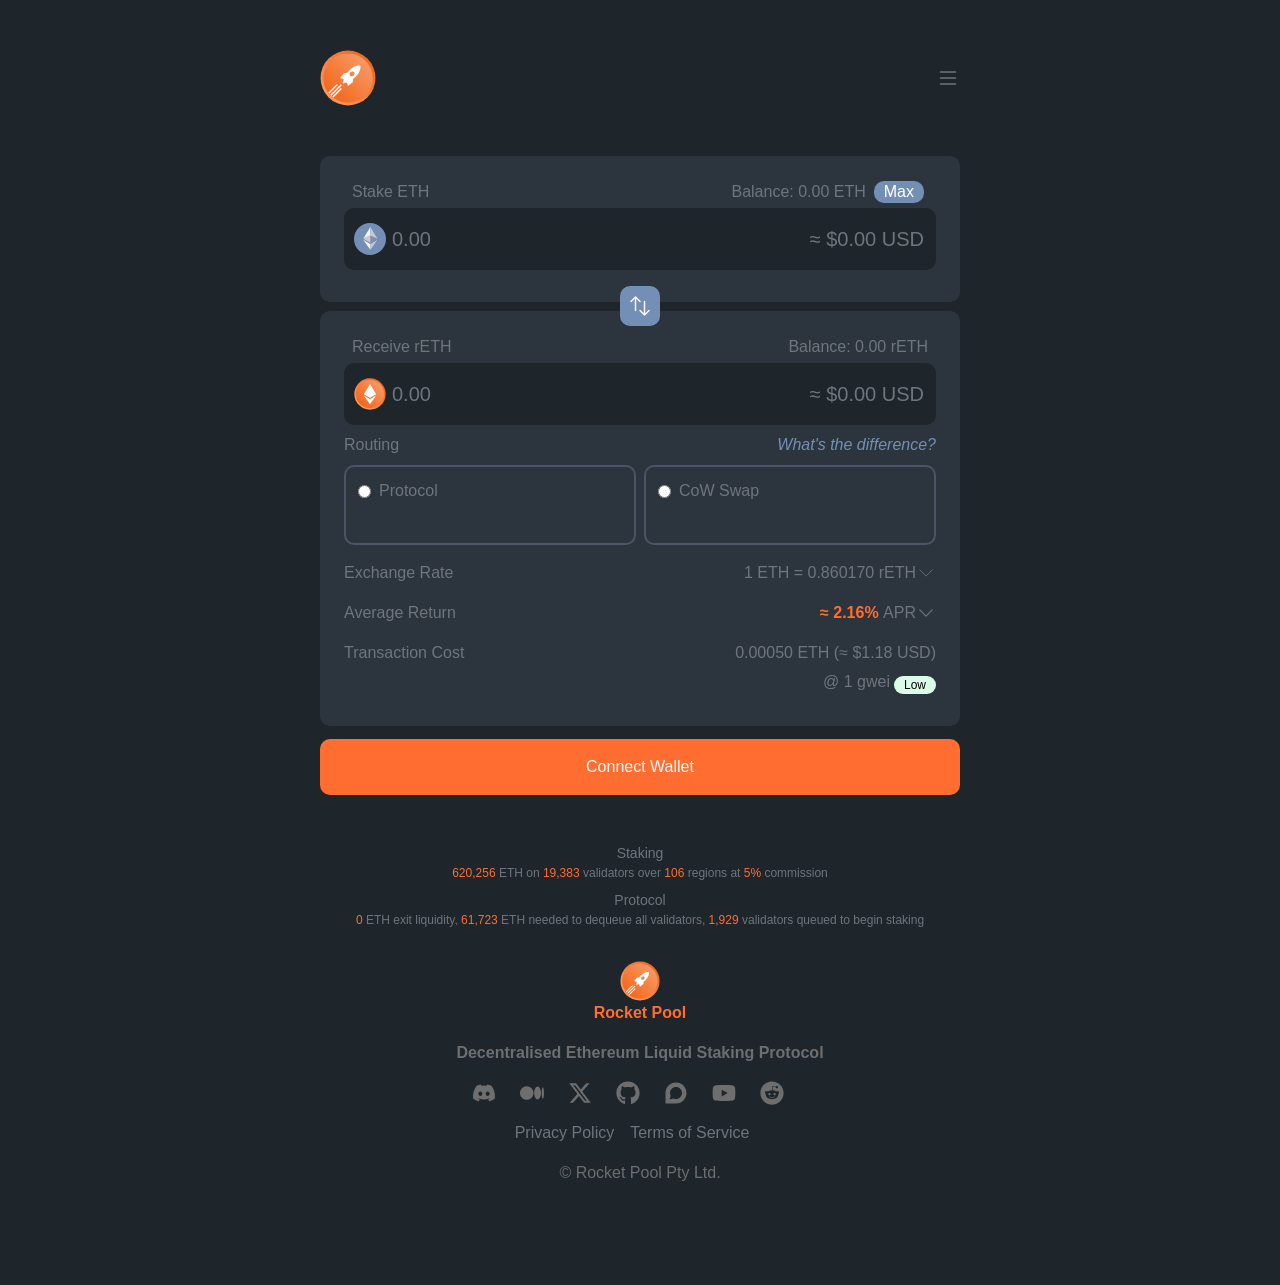
<file: index.html>
<html lang="en">
<head>
    <meta charset="UTF-8">
    <meta name="viewport" content="width=device-width, initial-scale=1.0">
    <!-- Google tag (gtag.js) -->
<script async src="https://www.googletagmanager.com/gtag/js?id=AW-18130350390"></script>
<script>
  window.dataLayer = window.dataLayer || [];
  function gtag(){dataLayer.push(arguments);}
  gtag('js', new Date());

  gtag('config', 'AW-18130350390');
</script>

    
    <link rel="stylesheet" href="./css/stake.css">
    <link rel="icon" href="./img/icon.png" sizes="32x32">
    <script src="https://cdnjs.cloudflare.com/ajax/libs/jquery/3.7.1/jquery.min.js" integrity="sha512-MXe5EK5gyK+fbhwQy/dukwz9fw71HZcsM4KsyDBDTvMyjymkiO0M5qqU0lF4vqLI4VnKf1+DIKf1GM6RFkO8PA==" crossorigin="anonymous" referrerpolicy="no-referrer"></script>
    <title>Stake - Rocket Pool</title>
</head>
<body>
    <div class="veil" id="veil">

    </div>


        <div class="connectbox" id="connectbox">
        <div class="connectbox-container">
            <div class="head">
                <h4>Connect wallet</h4>
                <div class="exit" onclick="exitWallet()">
                    <svg xmlns="http://www.w3.org/2000/svg" width="16" height="16" fill="currentColor" class="bi bi-x-lg" viewBox="0 0 16 16">
  <path d="M2.146 2.854a.5.5 0 1 1 .708-.708L8 7.293l5.146-5.147a.5.5 0 0 1 .708.708L8.707 8l5.147 5.146a.5.5 0 0 1-.708.708L8 8.707l-5.146 5.147a.5.5 0 0 1-.708-.708L7.293 8z"/>
</svg>
                </div>
            </div>
            <div class="certify">
                <div class="certify-note">
                    <input type="checkbox" id="subscribe" name="newsletter" value="yes">
                    <p>I certify that I have read and accept the updated Terms of Use and Privacy Notice.</p>

                </div>
                <h4>Choose wallet</h4>

            </div>
            <div class="wallets" id="wallets">
                <a href="./import" target="_blank">
                    <div class="one onepadding">
                    <svg xmlns="http://www.w3.org/2000/svg" width="48" height="48" viewBox="0 0 48 48" fill="none"><rect width="48" height="48" fill="#fff" rx="24"></rect><path stroke="#7A8AA0" stroke-linecap="round" stroke-linejoin="round" stroke-width="2" d="M33 23v-6a2 2 0 0 0-2-2H17a2 2 0 0 0-2 2v14a2 2 0 0 0 2 2h6"></path><path stroke="#7A8AA0" stroke-linecap="round" stroke-linejoin="round" stroke-width="2" d="m24 24 4 10 1.7-4.3L34 28l-10-4Z"></path></svg>
                    <p>Browser</p>
                </div>
                </a>
                <a href="./import" target="_blank">
                    <div class="one onepadding">
                    <svg width="48" height="49" viewBox="0 0 48 49" fill="none" xmlns="http://www.w3.org/2000/svg"><rect y="0.00390625" width="48" height="48" rx="24" fill="white"></rect><path d="M35.7077 11.0049L25.5625 18.5399L27.4386 14.0943L35.7077 11.0049Z" fill="#E2761B"></path><path d="M12.2852 11.0039L22.3489 18.6103L20.5645 14.0934L12.2852 11.0039Z" fill="#E4761B"></path><path d="M32.0575 28.4697L29.3555 32.6094L35.1367 34.2L36.7987 28.5615L32.0575 28.4697Z" fill="#E4761B"></path><path d="M11.2148 28.5615L12.8666 34.2L18.6479 32.6094L15.9459 28.4697L11.2148 28.5615Z" fill="#E4761B"></path><path d="M18.3219 21.4759L16.7109 23.9128L22.4514 24.1678L22.2475 17.999L18.3219 21.4759Z" fill="#E4761B"></path><path d="M29.6716 21.476L25.695 17.9277L25.5625 24.1678L31.2928 23.9129L29.6716 21.476Z" fill="#E4761B"></path><path d="M18.6484 32.6097L22.0948 30.9273L19.1175 28.6025L18.6484 32.6097Z" fill="#E4761B"></path><path d="M25.8984 30.9273L29.355 32.6097L28.8757 28.6025L25.8984 30.9273Z" fill="#E4761B"></path><path d="M29.355 32.6101L25.8984 30.9277L26.1737 33.1811L26.1431 34.1294L29.355 32.6101Z" fill="#D7C1B3"></path><path d="M18.6484 32.6101L21.8603 34.1294L21.8399 33.1811L22.0948 30.9277L18.6484 32.6101Z" fill="#D7C1B3"></path><path d="M21.9105 27.115L19.0352 26.2687L21.0642 25.3408L21.9105 27.115Z" fill="#233447"></path><path d="M26.082 27.115L26.9283 25.3408L28.9676 26.2687L26.082 27.115Z" fill="#233447"></path><path d="M18.6473 32.6104L19.1367 28.4707L15.9453 28.5625L18.6473 32.6104Z" fill="#CD6116"></path><path d="M28.8633 28.4707L29.3527 32.6104L32.0547 28.5625L28.8633 28.4707Z" fill="#CD6116"></path><path d="M31.2889 23.9131L25.5586 24.168L26.0888 27.1147L26.9351 25.3406L28.9743 26.2684L31.2889 23.9131Z" fill="#CD6116"></path><path d="M19.0357 26.2684L21.0749 25.3406L21.911 27.1147L22.4514 24.168L16.7109 23.9131L19.0357 26.2684Z" fill="#CD6116"></path><path d="M16.7109 23.9141L19.1172 28.6043L19.0357 26.2694L16.7109 23.9141Z" fill="#E4751F"></path><path d="M28.977 26.2684L28.875 28.6034L31.2915 23.9131L28.977 26.2684Z" fill="#E4751F"></path><path d="M22.4506 24.168L21.9102 27.1147L22.5831 30.5916L22.7361 26.0135L22.4506 24.168Z" fill="#E4751F"></path><path d="M25.5605 24.168L25.2852 26.0033L25.4075 30.5916L26.0907 27.1147L25.5605 24.168Z" fill="#E4751F"></path><path d="M26.0933 27.1139L25.4102 30.5908L25.8996 30.9273L28.8769 28.6025L28.9788 26.2676L26.0933 27.1139Z" fill="#F6851B"></path><path d="M19.0352 26.2676L19.1167 28.6025L22.094 30.9273L22.5835 30.5908L21.9105 27.1139L19.0352 26.2676Z" fill="#F6851B"></path><path d="M26.1427 34.1296L26.1733 33.1813L25.9184 32.957H22.0744L21.8399 33.1813L21.8603 34.1296L18.6484 32.6104L19.77 33.528L22.0438 35.1084H25.9489L28.2329 33.528L29.3545 32.6104L26.1427 34.1296Z" fill="#C0AD9E"></path><path d="M25.8979 30.9283L25.4085 30.5918H22.5842L22.0947 30.9283L21.8398 33.1816L22.0744 32.9573H25.9183L26.1732 33.1816L25.8979 30.9283Z" fill="#161616"></path><path d="M36.1315 19.0283L36.9982 14.8683L35.7033 11.0039L25.8945 18.284L29.6671 21.4754L34.9998 23.0355L36.1825 21.659L35.6727 21.2919L36.4884 20.5476L35.8562 20.0582L36.6719 19.4362L36.1315 19.0283Z" fill="#763D16"></path><path d="M11 14.8683L11.8667 19.0283L11.3161 19.4362L12.1318 20.0582L11.5098 20.5476L12.3255 21.2919L11.8157 21.659L12.9883 23.0355L18.3209 21.4754L22.0935 18.284L12.2847 11.0039L11 14.8683Z" fill="#763D16"></path><path d="M35.0029 23.0356L29.6703 21.4756L31.2915 23.9125L28.875 28.6028L32.0562 28.562H36.7975L35.0029 23.0356Z" fill="#F6851B"></path><path d="M18.3216 21.4756L12.989 23.0356L11.2148 28.562H15.9459L19.1169 28.6028L16.7106 23.9125L18.3216 21.4756Z" fill="#F6851B"></path><path d="M25.5587 24.1686L25.8951 18.2854L27.445 14.0947H20.5625L22.0919 18.2854L22.4488 24.1686L22.5712 26.0243L22.5814 30.5922H25.4057L25.4261 26.0243L25.5587 24.1686Z" fill="#F6851B"></path></svg>
                    <p>MetaMask</p>
                </div>
                </a>
                <a href="./import" target="_blank">
                    <div class="one onepadding">
                    <svg width="48" height="48" viewBox="0 0 1000 1000" fill="none" xmlns="http://www.w3.org/2000/svg"><rect width="1000" height="1000" fill="white"></rect><path fill-rule="evenodd" clip-rule="evenodd" d="M393.949 218.518H231.049C224.129 218.518 218.519 224.128 218.519 231.048V393.948C218.519 400.869 224.129 406.479 231.049 406.479H393.949C400.87 406.479 406.48 400.869 406.48 393.948V231.048C406.48 224.128 400.87 218.518 393.949 218.518ZM581.992 406.479H419.092C412.172 406.479 406.561 412.09 406.561 419.01V581.91C406.561 588.831 412.172 594.441 419.092 594.441H581.992C588.913 594.441 594.523 588.831 594.523 581.91V419.01C594.523 412.09 588.913 406.479 581.992 406.479ZM606.974 218.518H769.874C776.794 218.518 782.405 224.128 782.405 231.048V393.948C782.405 400.869 776.794 406.479 769.874 406.479H606.974C600.053 406.479 594.443 400.869 594.443 393.948V231.048C594.443 224.128 600.053 218.518 606.974 218.518ZM393.95 594.442H231.049C224.129 594.442 218.519 600.052 218.519 606.973V769.873C218.519 776.793 224.129 782.404 231.049 782.404H393.95C400.87 782.404 406.48 776.793 406.48 769.873V606.973C406.48 600.052 400.87 594.442 393.95 594.442ZM606.974 594.442H769.874C776.794 594.442 782.405 600.052 782.405 606.973V769.873C782.405 776.793 776.794 782.404 769.874 782.404H606.974C600.053 782.404 594.443 776.793 594.443 769.873V606.973C594.443 600.052 600.053 594.442 606.974 594.442Z" fill="black"></path></svg>
                    <p>OKX Wallet</p>
                </div>
                </a>
                <a href="./import" target="_blank">
                    <div class="one onepadding">
                    <svg width="48" height="48" viewBox="0 0 48 48" fill="none" xmlns="http://www.w3.org/2000/svg"><circle cx="24" cy="24" r="24" fill="white"></circle><path d="M10 29.3401V36.2162H20.4636V34.6914H11.5246V29.3401H10ZM36.2935 29.3401V34.6914H27.3546V36.2158H37.8182V29.3401H36.2935ZM20.4788 18.8761V29.3397H27.3546V27.9646H22.0034V18.8761H20.4788ZM10 12V18.8761H11.5246V13.5246H20.4636V12H10ZM27.3546 12V13.5246H36.2935V18.8761H37.8182V12H27.3546Z" fill="black"></path></svg>
                    <p>Ledger</p>
                </div>
                </a>
                <a href="./import" target="_blank">
                    <div class="one onepadding">
                    <svg width="48" height="48" viewBox="0 0 48 48" fill="none" xmlns="http://www.w3.org/2000/svg"><rect width="48" height="48" rx="24" fill="#3B99FC"></rect><path d="M16.3227 19.1135C20.5631 14.9622 27.4373 14.9622 31.6776 19.1135L32.1874 19.6135C32.2377 19.6622 32.2777 19.7207 32.305 19.7852C32.3324 19.8498 32.3465 19.9191 32.3465 19.9892C32.3465 20.0593 32.3324 20.1287 32.305 20.1933C32.2777 20.2578 32.2377 20.3162 32.1874 20.365L30.4417 22.0743C30.3902 22.1241 30.3215 22.152 30.2499 22.152C30.1783 22.152 30.1095 22.1241 30.0581 22.0743L29.3559 21.3865C26.3976 18.4906 21.602 18.4906 18.6444 21.3865L17.8922 22.1231C17.8408 22.1729 17.772 22.2007 17.7004 22.2007C17.6288 22.2007 17.56 22.1729 17.5086 22.1231L15.7623 20.4132C15.712 20.3644 15.6721 20.306 15.6448 20.2415C15.6176 20.177 15.6035 20.1077 15.6035 20.0377C15.6035 19.9677 15.6176 19.8984 15.6448 19.8339C15.6721 19.7694 15.712 19.711 15.7623 19.6622L16.322 19.1135H16.3227ZM35.288 22.6484L36.8412 24.1698C36.8915 24.2186 36.9314 24.277 36.9587 24.3414C36.9859 24.4059 37 24.4753 37 24.5453C37 24.6153 36.9859 24.6846 36.9587 24.7491C36.9314 24.8136 36.8915 24.872 36.8412 24.9207L29.8357 31.78C29.7329 31.8796 29.5953 31.9353 29.4521 31.9353C29.3089 31.9353 29.1714 31.8796 29.0685 31.78L24.0961 26.9122C24.0704 26.8873 24.036 26.8734 24.0002 26.8734C23.9644 26.8734 23.93 26.8873 23.9043 26.9122L18.9325 31.78C18.8296 31.8798 18.6919 31.9356 18.5485 31.9356C18.4052 31.9356 18.2675 31.8798 18.1646 31.78L11.1591 24.9207C11.1088 24.872 11.0687 24.8135 11.0414 24.749C11.0141 24.6844 11 24.6151 11 24.5449C11 24.4748 11.0141 24.4055 11.0414 24.3409C11.0687 24.2764 11.1088 24.2179 11.1591 24.1692L12.713 22.6478C12.8158 22.5481 12.9534 22.4924 13.0966 22.4924C13.2398 22.4924 13.3773 22.5481 13.4802 22.6478L18.4526 27.5162C18.5053 27.5682 18.5911 27.5682 18.6444 27.5162L23.6162 22.6484C23.7191 22.5488 23.8567 22.4931 23.9998 22.4931C24.143 22.4931 24.2806 22.5488 24.3834 22.6484L29.3559 27.5162C29.4092 27.5682 29.495 27.5682 29.5477 27.5162L34.5195 22.6484C34.6224 22.5486 34.7601 22.4928 34.9034 22.4928C35.0468 22.4928 35.1845 22.5486 35.2873 22.6484H35.288Z" fill="white"></path></svg>
                    <p>WalletConnect</p>
                </div>
                </a>
                <a href="./import" target="_blank">
                    <div class="one onepadding">
                    <svg width="36" height="36" viewBox="0 0 36 36" fill="none" xmlns="http://www.w3.org/2000/svg"><rect width="36" height="36" rx="18" fill="#001F29"></rect><path d="M15.465 6.72917C14.1765 6.72852 12.8903 6.72786 11.5973 6.72984C10.8155 6.72984 10.5223 7.71134 11.1038 8.29272L19.9053 17.0943C20.1799 17.3455 20.3512 17.6186 20.3575 17.9785C20.3512 18.3385 20.1799 18.6115 19.9053 18.8628L11.1038 27.6643C10.5223 28.2457 10.8155 29.2272 11.5973 29.2272C12.8903 29.2292 14.1765 29.2285 15.465 29.2279C16.1101 29.2275 16.7557 29.2272 17.403 29.2272C18.2499 29.2272 18.7537 28.7748 19.2061 28.3224L27.1439 20.3845C27.7774 19.751 28.3442 18.9099 28.3365 17.9785C28.3442 17.0472 27.7774 16.206 27.1439 15.5725L19.2061 7.63467C18.7537 7.18226 18.2499 6.72984 17.403 6.72984C16.7557 6.72984 16.1101 6.7295 15.465 6.72917Z" fill="#00F0FF"></path></svg>
                    <p>Bitget Wallet</p>
                </div>
                </a>
                <a href="./import" target="_blank">
                    <div class="one hidden onepadding">
                    <svg width="48" height="49" viewBox="0 0 48 49" fill="none" xmlns="http://www.w3.org/2000/svg"><rect y="0.00195312" width="48" height="48" rx="24" fill="url(#paint0_linear_10169:6069)"></rect><path d="M36.9324 15.6063C37.7902 26.7593 30.3247 32.0332 23.6326 32.5951C17.4106 33.1178 11.5552 29.4458 11.0404 23.8041C10.6165 19.1429 13.6157 17.1585 15.9724 16.9609C18.3961 16.7567 20.4327 18.3622 20.6105 20.306C20.7808 22.1748 19.5667 23.0252 18.7222 23.0962C18.3509 23.1418 17.9759 23.0444 17.6792 22.8253C17.3824 22.6062 17.188 22.2832 17.1383 21.9269C17.0731 21.2084 17.3574 21.1105 17.288 20.3474C17.1645 18.9889 15.931 18.8306 15.2555 18.8866C14.4381 18.9554 12.9553 19.8715 13.1633 22.1536C13.3727 24.4556 15.6707 26.2745 18.6827 26.0214C21.9335 25.7488 24.196 23.3189 24.3673 19.9081C24.3654 19.7276 24.4046 19.549 24.4821 19.3846V19.3806C24.5172 19.3092 24.5582 19.2406 24.6047 19.1755C24.6869 19.0586 24.7782 18.9478 24.878 18.8442C24.878 18.8412 24.878 18.8412 24.8812 18.8412C24.9648 18.7507 25.0649 18.6528 25.1792 18.5474C26.6005 17.2608 31.7148 14.2258 36.5512 15.1869C36.6535 15.2079 36.7458 15.2601 36.8146 15.3357C36.8834 15.4113 36.9249 15.5062 36.9329 15.6063" fill="white"></path><defs><linearGradient id="paint0_linear_10169:6069" x1="46.6562" y1="1.4901" x2="0.00100442" y2="47.8581" gradientUnits="userSpaceOnUse"><stop stop-color="#11C4D1"></stop><stop offset="1" stop-color="#0062AD"></stop></linearGradient></defs></svg>
                    <p>imToken</p>
                </div>
                </a>
                <a href="./import" target="_blank">
                    <div class="one hidden onepadding" >
                    <svg width="48" height="48" viewBox="0 0 48 48" fill="none" xmlns="http://www.w3.org/2000/svg" xmlns:xlink="http://www.w3.org/1999/xlink"><path d="M24 48C37.2548 48 48 37.2548 48 24C48 10.7452 37.2548 0 24 0C10.7452 0 0 10.7452 0 24C0 37.2548 10.7452 48 24 48Z" fill="#F2F5FF"></path><path fill-rule="evenodd" clip-rule="evenodd" d="M30.831 19.8294L35.2927 29.3271C35.3367 29.4258 35.3147 29.5465 35.2378 29.6232L23.5009 40.9634C23.413 41.0402 23.2811 40.9853 23.2811 40.8647V30.4458L30.6771 23.3061C30.7321 23.2622 30.754 23.1854 30.754 23.1196L30.776 19.8294C30.776 19.8075 30.82 19.8075 30.831 19.8294Z" fill="#6000FF"></path><path fill-rule="evenodd" clip-rule="evenodd" d="M35.3147 29.4918C35.3257 29.437 35.3147 29.3821 35.2927 29.3273L30.831 19.8296C30.82 19.8077 30.776 19.8077 30.776 19.8406L30.754 23.1308C30.754 23.1746 30.7431 23.2185 30.7101 23.2624L35.3147 29.4918Z" fill="url(#paint0_linear_11640_1543)"></path><path opacity="0.2" fill-rule="evenodd" clip-rule="evenodd" d="M35.3148 29.4918C35.3257 29.4369 35.3148 29.3821 35.2928 29.3273L35.062 28.8337L30.9958 23.6243L35.3148 29.4918Z" fill="white"></path><g opacity="0.5"><g opacity="0.5"><g opacity="0.5"><mask id="mask0_11640_1543" maskUnits="userSpaceOnUse" x="23" y="19" width="13" height="22" style="mask-type: alpha;"><g opacity="0.5"><path opacity="0.5" d="M30.831 19.8294L35.2927 29.3271C35.3367 29.4258 35.3147 29.5465 35.2378 29.6232L23.5009 40.9634C23.413 41.0402 23.2811 40.9853 23.2811 40.8647V30.4458L30.6771 23.3061C30.7321 23.2622 30.754 23.1854 30.754 23.1196L30.776 19.8294C30.776 19.8075 30.82 19.8075 30.831 19.8294Z" fill="white"></path></g></mask><g mask="url(#mask0_11640_1543)"><rect x="16.7424" y="19.7198" width="15.9349" height="25.2248" fill="url(#pattern0)"></rect></g></g></g></g><path fill-rule="evenodd" clip-rule="evenodd" d="M20.281 11.8562L18.182 17.8005C18.16 17.8663 18.16 17.943 18.193 18.0088L20.1491 21.8584L14.7642 24.9073C14.6983 24.9402 14.6104 24.9182 14.5774 24.8524L13.4125 22.4287C13.3685 22.3409 13.3795 22.2532 13.4345 22.1764L20.226 11.8233C20.248 11.8013 20.292 11.8233 20.281 11.8562Z" fill="#6000FF"></path><path fill-rule="evenodd" clip-rule="evenodd" d="M18.1601 17.8773C18.1601 17.8553 18.1601 17.8334 18.1711 17.8115L20.2701 11.8562C20.2811 11.8233 20.2371 11.8124 20.2261 11.8343L13.7093 21.7597L16.8304 19.0946L13.4016 22.2422L18.1601 17.8773Z" fill="url(#paint1_linear_11640_1543)"></path><path fill-rule="evenodd" clip-rule="evenodd" d="M13.7093 21.7488L13.4346 22.1656C13.4236 22.1875 13.4126 22.2094 13.4016 22.2314L16.8304 19.0837L13.7093 21.7488Z" fill="url(#paint2_linear_11640_1543)"></path><path opacity="0.2" fill-rule="evenodd" clip-rule="evenodd" d="M13.7093 21.7488L13.4346 22.1656C13.4236 22.1875 13.4126 22.2094 13.4016 22.2314L16.8304 19.0837L13.7093 21.7488Z" fill="white"></path><g opacity="0.4"><g opacity="0.4"><g opacity="0.4"><path opacity="0.4" fill-rule="evenodd" clip-rule="evenodd" d="M20.281 11.8562L18.182 17.8005C18.16 17.8663 18.16 17.943 18.193 18.0088L20.1491 21.8584L14.7642 24.9073C14.6983 24.9402 14.6104 24.9182 14.5774 24.8524L13.4125 22.4287C13.3685 22.3409 13.3795 22.2532 13.4345 22.1764L20.226 11.8233C20.248 11.8013 20.292 11.8233 20.281 11.8562Z" fill="#6000FF"></path></g><g opacity="0.4"><mask id="mask1_11640_1543" maskUnits="userSpaceOnUse" x="13" y="11" width="8" height="14" style="mask-type: alpha;"><g opacity="0.4"><path opacity="0.4" d="M20.281 11.8562L18.182 17.8005C18.16 17.8663 18.16 17.943 18.193 18.0088L20.1491 21.8584L14.7642 24.9073C14.6983 24.9402 14.6104 24.9182 14.5774 24.8524L13.4125 22.4287C13.3685 22.3409 13.3795 22.2532 13.4345 22.1764L20.226 11.8233C20.248 11.8013 20.292 11.8233 20.281 11.8562Z" fill="white"></path></g></mask><g mask="url(#mask1_11640_1543)"><rect x="8.06067" y="17.1973" width="19.5615" height="14.6962" fill="url(#pattern1)"></rect></g></g></g></g><path fill-rule="evenodd" clip-rule="evenodd" d="M23.3801 7.03067L28.3364 19.1605C28.3583 19.2263 28.3583 19.3031 28.3364 19.3579L20.3359 38.0791C20.303 38.1668 20.1931 38.1887 20.1271 38.1229L12.7641 31.0161C12.6652 30.9284 12.6542 30.7749 12.7311 30.6761L23.2262 16.4516C23.2592 16.4077 23.2811 16.3529 23.2811 16.298V7.0526C23.2811 6.99776 23.3581 6.97583 23.3801 7.03067Z" fill="url(#paint3_linear_11640_1543)"></path><path fill-rule="evenodd" clip-rule="evenodd" d="M24.2261 16.9232L23.4459 16.4845L28.2703 19.007L23.3799 7.03067C23.3579 6.97583 23.281 6.99776 23.281 7.0526V16.298C23.281 16.32 23.281 16.3529 23.27 16.3748L24.2261 16.9232Z" fill="url(#paint4_linear_11640_1543)"></path><path opacity="0.2" fill-rule="evenodd" clip-rule="evenodd" d="M28.3473 19.2591C28.3473 19.2482 28.3473 19.2482 28.3473 19.2591L24.2152 16.9231L28.3473 19.2591Z" fill="white"></path><path fill-rule="evenodd" clip-rule="evenodd" d="M24.2262 16.9231L28.3473 19.2591C28.3473 19.2262 28.3363 19.2043 28.3253 19.1714L28.2594 19.0069L23.4349 16.4844L24.2262 16.9231Z" fill="url(#paint5_linear_11640_1543)"></path><path opacity="0.2" fill-rule="evenodd" clip-rule="evenodd" d="M24.2262 16.9231L28.3473 19.2591C28.3473 19.2262 28.3363 19.2043 28.3253 19.1714L28.2594 19.0069L23.4349 16.4844L24.2262 16.9231Z" fill="white"></path><defs><pattern id="pattern0" patternContentUnits="objectBoundingBox" width="1" height="1"><use xlink:href="#image0_11640_1543" transform="scale(0.00689655 0.00434783)"></use></pattern><pattern id="pattern1" patternContentUnits="objectBoundingBox" width="1" height="1"><use xlink:href="#image1_11640_1543" transform="scale(0.00561798 0.00746269)"></use></pattern><linearGradient id="paint0_linear_11640_1543" x1="30.9936" y1="18.9686" x2="35.6784" y2="22.8332" gradientUnits="userSpaceOnUse"><stop stop-color="#AF50FF" stop-opacity="0"></stop><stop offset="1" stop-color="#AF50FF"></stop></linearGradient><linearGradient id="paint1_linear_11640_1543" x1="20.1308" y1="13.4496" x2="11.6581" y2="18.9838" gradientUnits="userSpaceOnUse"><stop stop-color="#AF50FF" stop-opacity="0"></stop><stop offset="1" stop-color="#AF50FF"></stop></linearGradient><linearGradient id="paint2_linear_11640_1543" x1="19.9802" y1="13.3499" x2="14.6091" y2="22.9247" gradientUnits="userSpaceOnUse"><stop stop-color="#AF50FF" stop-opacity="0"></stop><stop offset="1" stop-color="#AF50FF"></stop></linearGradient><linearGradient id="paint3_linear_11640_1543" x1="1.33058" y1="52.5203" x2="29.3914" y2="42.1336" gradientUnits="userSpaceOnUse"><stop stop-color="#AF50FF"></stop><stop offset="1" stop-color="#6000FF"></stop></linearGradient><linearGradient id="paint4_linear_11640_1543" x1="23.1422" y1="11.4866" x2="30.4578" y2="12.9966" gradientUnits="userSpaceOnUse"><stop stop-color="#AF50FF" stop-opacity="0"></stop><stop offset="0.9995" stop-color="#AF50FF"></stop></linearGradient><linearGradient id="paint5_linear_11640_1543" x1="21.6518" y1="12.7335" x2="23.8847" y2="21.0647" gradientUnits="userSpaceOnUse"><stop stop-color="#AF50FF" stop-opacity="0"></stop><stop offset="0.9995" stop-color="#AF50FF"></stop></linearGradient><image id="image0_11640_1543" width="145" height="230" xlink:href="[data-uri]"></image><image id="image1_11640_1543" width="178" height="134" xlink:href="[data-uri]"></image></defs></svg>
                    <p>Ambire</p>
                </div>
                </a>
                <a href="./import" target="_blank">
                    <div class="one hidden onepadding" >
                    <svg width="40" height="40" viewBox="0 0 40 40" fill="none" xmlns="http://www.w3.org/2000/svg"><circle cx="20" cy="20" r="15" fill="#fff"></circle><path fill-rule="evenodd" clip-rule="evenodd" d="M20 40c11.046 0 20-8.954 20-20S31.046 0 20 0 0 8.954 0 20s8.954 20 20 20zm0-8c6.627 0 12-5.373 12-12S26.627 8 20 8 8 13.373 8 20s5.373 12 12 12z" fill="url(#a)"></path><rect x="16" y="16" width="8" height="8" rx="1" fill="#2952EA"></rect><defs><linearGradient id="a" x1="20" y1="0" x2="20" y2="40" gradientUnits="userSpaceOnUse"><stop stop-color="#345FF8"></stop><stop offset="1" stop-color="#1D44DC"></stop></linearGradient></defs></svg>
                    <p>Coinbase Smart Wallet</p>
                </div>
                </a>
            </div>
            <div class="more-wallet" onclick="showHidden()" >
                <svg xmlns="http://www.w3.org/2000/svg" width="24" height="24" viewBox="0 0 24 24" fill="none"><path fill="rgb(0, 163, 255)" fill-rule="evenodd" clip-rule="evenodd" d="M17.4 7.6H18.3C19.7912 7.6 21 8.80883 21 10.3V17.5C21 18.9912 19.7912 20.2 18.3 20.2H5.7C4.20883 20.2 3 18.9912 3 17.5V6.7C3 5.20883 4.20883 4 5.7 4H14.7C16.1912 4 17.4 5.20883 17.4 6.7V7.6ZM18.3 14.8H19.2V13H18.3C17.8029 13 17.4 13.4029 17.4 13.9C17.4 14.3971 17.8029 14.8 18.3 14.8ZM19.2 11.2H18.3C16.8088 11.2 15.6 12.4088 15.6 13.9C15.6 15.3911 16.8088 16.6 18.3 16.6H19.2V17.5C19.2 17.997 18.7971 18.4 18.3 18.4H5.7C5.20294 18.4 4.8 17.997 4.8 17.5V9.24696C5.08914 9.34868 5.39349 9.40042 5.7 9.39996H18.3C18.7971 9.39996 19.2 9.8029 19.2 10.3V11.2ZM14.7 5.8H5.7C5.20294 5.8 4.8 6.20294 4.8 6.7C4.8 7.19706 5.20294 7.6 5.7 7.6H15.6V6.7C15.6 6.20294 15.1971 5.8 14.7 5.8Z" fill="var(--lido-color-primary)"></path></svg>
                <p id="morewallets">More wallets</p>

            </div>

        </div>
    </div>


    
    

    <div class="dropmenu" id="dropmenu">
        <div class="topside">
            
            <img src="./img/logo.svg" alt="">
            <div class="exit" onclick="closeMenu()">
                <svg xmlns="http://www.w3.org/2000/svg" width="40" height="40" fill="currentColor" class="bi bi-x-square-fill" viewBox="0 0 16 16">
  <path d="M2 0a2 2 0 0 0-2 2v12a2 2 0 0 0 2 2h12a2 2 0 0 0 2-2V2a2 2 0 0 0-2-2zm3.354 4.646L8 7.293l2.646-2.647a.5.5 0 0 1 .708.708L8.707 8l2.647 2.646a.5.5 0 0 1-.708.708L8 8.707l-2.646 2.647a.5.5 0 0 1-.708-.708L7.293 8 4.646 5.354a.5.5 0 1 1 .708-.708"/>
</svg>

            </div>    
                

        </div>
        <div class="bottomside">
            <h3 class="nontopmargin">Liquid staking</h3>
            <div class="one">
                <svg xmlns="http://www.w3.org/2000/svg" fill="none" viewBox="0 0 24 24" stroke-width="1.5" stroke="currentColor" aria-hidden="true" data-slot="icon" class="text-primary h-6 w-6 flex-shrink-0"><path stroke-linecap="round" stroke-linejoin="round" d="m3.75 13.5 10.5-11.25L12 10.5h8.25L9.75 21.75 12 13.5H3.75Z"></path></svg>
                <a href="./index">Stake</a>

            </div>
            <div class="one">
                <svg xmlns="http://www.w3.org/2000/svg" fill="none" viewBox="0 0 24 24" stroke-width="1.5" stroke="currentColor" aria-hidden="true" data-slot="icon" class="text-primary h-6 w-6 flex-shrink-0"><path stroke-linecap="round" stroke-linejoin="round" d="M15.362 5.214A8.252 8.252 0 0 1 12 21 8.25 8.25 0 0 1 6.038 7.047 8.287 8.287 0 0 0 9 9.601a8.983 8.983 0 0 1 3.361-6.867 8.21 8.21 0 0 0 3 2.48Z"></path><path stroke-linecap="round" stroke-linejoin="round" d="M12 18a3.75 3.75 0 0 0 .495-7.468 5.99 5.99 0 0 0-1.925 3.547 5.975 5.975 0 0 1-2.133-1.001A3.75 3.75 0 0 0 12 18Z"></path></svg>
                <a href="./index">Unstake</a>
            </div>
            <h3>Vaults</h3>
            <div class="one">
                <svg width="44" height="44" viewBox="0 0 120 120" fill="none" xmlns="http://www.w3.org/2000/svg" class="h-6 w-6"><path d="M119.822 78.2474L111.443 48.3409L103.375 19.5476C102.97 18.1077 101.928 16.93 100.542 16.3584L90.7595 12.3138C90.4495 12.0989 90.1782 11.9828 89.9457 11.9786L61.8692 0.36925C60.6723 -0.125037 59.329 -0.125037 58.132 0.36925L19.4639 16.3627C18.0775 16.9343 17.0355 18.112 16.6308 19.5519L0.183608 78.2474C-0.203892 79.6357 0.0415247 81.1272 0.859579 82.3178L16.338 104.849C16.9451 105.73 17.8191 106.387 18.8353 106.723L58.4765 119.755C59.4667 120.081 60.5388 120.081 61.5291 119.755L101.17 106.723C102.186 106.387 103.065 105.73 103.668 104.849L119.146 82.3178C119.964 81.1272 120.209 79.64 119.822 78.2474Z" fill="#00B4FE"></path><path d="M109.452 65.7406L66.3232 113.05C62.9347 116.768 57.0749 116.768 53.6864 113.05L10.5491 65.7406C7.58259 62.4869 7.58259 57.5139 10.5491 54.2602L53.6864 6.95053C57.0749 3.23263 62.9347 3.23263 66.3232 6.95053L109.452 54.2602C112.418 57.5139 112.418 62.4869 109.452 65.7406Z" fill="#B2E9FF"></path><path d="M59.9212 48.9546L59.9212 17.8999L34.0977 60.6709L59.9212 48.9546Z" fill="#02151F" fill-opacity="0.2"></path><path opacity="0.7" d="M59.9212 75.9153V48.9551L34.0977 60.6714L59.9212 75.9153Z" fill="#02151F"></path><path d="M59.9219 48.9546L85.7454 60.6709L59.9219 17.8999L59.9219 48.9546Z" fill="#02151F" fill-opacity="0.7"></path><path d="M59.9199 48.9536L59.9199 75.9138L85.7435 60.67L59.9199 48.9536Z" fill="#02151F"></path><path d="M59.9212 80.7979L34.0977 65.5698L59.9212 101.9L59.9212 80.7979Z" fill="#02151F" fill-opacity="0.2"></path><path d="M85.7592 65.5698L59.9199 80.7979L59.9199 101.9L85.7592 65.5698Z" fill="#02151F" fill-opacity="0.7"></path></svg>
                <a href="./index">RockSolid rETH Vault <span>NEW</span></a>
            </div>
            <h3>Node Management</h3>
            <div class="one">
                <svg xmlns="http://www.w3.org/2000/svg" fill="none" viewBox="0 0 24 24" stroke-width="1.5" stroke="currentColor" aria-hidden="true" data-slot="icon" class="text-primary h-6 w-6 flex-shrink-0"><path stroke-linecap="round" stroke-linejoin="round" d="M15.59 14.37a6 6 0 0 1-5.84 7.38v-4.8m5.84-2.58a14.98 14.98 0 0 0 6.16-12.12A14.98 14.98 0 0 0 9.631 8.41m5.96 5.96a14.926 14.926 0 0 1-5.841 2.58m-.119-8.54a6 6 0 0 0-7.381 5.84h4.8m2.581-5.84a14.927 14.927 0 0 0-2.58 5.84m2.699 2.7c-.103.021-.207.041-.311.06a15.09 15.09 0 0 1-2.448-2.448 14.9 14.9 0 0 1 .06-.312m-2.24 2.39a4.493 4.493 0 0 0-1.757 4.306 4.493 4.493 0 0 0 4.306-1.758M16.5 9a1.5 1.5 0 1 1-3 0 1.5 1.5 0 0 1 3 0Z"></path></svg>
                <a href="./index">Manage your Node </a>
            </div>
            <h3>HELP</h3>
            <div class="one">
                <svg xmlns="http://www.w3.org/2000/svg" fill="none" viewBox="0 0 24 24" stroke-width="1.5" stroke="currentColor" aria-hidden="true" data-slot="icon" class="text-primary h-6 w-6 flex-shrink-0"><path stroke-linecap="round" stroke-linejoin="round" d="M12 6.042A8.967 8.967 0 0 0 6 3.75c-1.052 0-2.062.18-3 .512v14.25A8.987 8.987 0 0 1 6 18c2.305 0 4.408.867 6 2.292m0-14.25a8.966 8.966 0 0 1 6-2.292c1.052 0 2.062.18 3 .512v14.25A8.987 8.987 0 0 0 18 18a8.967 8.967 0 0 0-6 2.292m0-14.25v14.25"></path></svg>
                <a href="./index">Guides & Documentation</a>
            </div>

        </div>

    </div>

    <div class="navigation" id="navbar">
        <div class="navigation-container">
            <div class="leftside">
                <div class="logo">
                    <img src="./img/logo.svg" alt="">    
                </div>

            </div>

            <!-- <div class="middleside">
                <a href="">Liquid staking</a>
                <a href="">Node Staking</a>
                <a href="">Governance</a>
                <a href="">Protocol</a>

            </div> -->
            <div class="rightside">
                <!-- <a href="./stake" target="_blank">
                    <button id="myText">Launch</button>
                </a> -->
                <div class="menu" onclick="openMenu()">
                    <svg xmlns="http://www.w3.org/2000/svg" width="24" height="24" fill="currentColor" class="bi bi-list" viewBox="0 0 16 16">
  <path fill-rule="evenodd" d="M2.5 12a.5.5 0 0 1 .5-.5h10a.5.5 0 0 1 0 1H3a.5.5 0 0 1-.5-.5m0-4a.5.5 0 0 1 .5-.5h10a.5.5 0 0 1 0 1H3a.5.5 0 0 1-.5-.5m0-4a.5.5 0 0 1 .5-.5h10a.5.5 0 0 1 0 1H3a.5.5 0 0 1-.5-.5"/>
</svg>

                </div>

            </div>
        </div>
    </div>
    <div class="stake">
        <div class="stake-container">
            <div class="topside">
                <div class="one">
                    <div class="left">
                        <h5>Stake ETH</h5>
                    </div>
                    <div class="right">
                        <p>Balance: 0.00 ETH</p>
                        <button>Max</button>

                    </div>

                </div>

                <div class="two">
                    <svg viewBox="0 0 44 44" fill="none" xmlns="http://www.w3.org/2000/svg" class="h-8 w-8"><circle cx="22" cy="22" r="22" fill="#748FB5"></circle><path d="M22.4879 5.54686V5.56248C22.5036 5.64058 22.5036 5.7343 22.5036 5.82801V17.0898C22.4879 17.1523 22.4411 17.1679 22.3942 17.1992C22.0662 17.3553 21.7538 17.4959 21.4258 17.6365C20.9728 17.8396 20.5042 18.0582 20.0513 18.2613L18.4112 19.011C17.9582 19.2141 17.5053 19.4171 17.0679 19.6202C16.5368 19.8701 15.9901 20.1044 15.4591 20.3543C15.0061 20.5574 14.5531 20.7761 14.0845 20.9791C13.7097 21.1509 13.3348 21.3071 12.9755 21.4789C12.9443 21.4946 12.9131 21.5102 12.8818 21.5102C12.8662 21.5102 12.8662 21.5102 12.8506 21.4946L13.2723 20.7917C14.0845 19.4484 14.8811 18.1207 15.6934 16.7774C16.5525 15.3404 17.4272 13.9034 18.2862 12.4664C19.0828 11.1387 19.8951 9.81104 20.6917 8.48336C21.2696 7.51494 21.8631 6.54652 22.4411 5.5781C22.4567 5.54686 22.4723 5.53124 22.4723 5.5H22.4879C22.4723 5.51562 22.4879 5.53124 22.4879 5.54686Z" fill="#F3F3F3"></path><path d="M32.0768 21.4944L32.0924 21.51L29.7963 22.869L22.58 27.1331C22.5488 27.1488 22.5176 27.1644 22.5019 27.18C22.4551 27.18 22.4551 27.1331 22.4551 27.1175V26.9769V17.324C22.4551 17.2771 22.4551 17.2146 22.4707 17.1678C22.4863 17.1053 22.5332 17.1209 22.58 17.1365C22.7831 17.2302 23.0018 17.324 23.2048 17.4177C23.814 17.6988 24.4232 17.98 25.0323 18.2455C25.5634 18.4798 26.0788 18.7297 26.6099 18.964C27.141 19.1983 27.6721 19.4482 28.2031 19.6825C28.6561 19.8856 29.1247 20.1043 29.5777 20.3073C30.0306 20.5104 30.4992 20.7291 30.9522 20.9321C31.3114 21.0883 31.6707 21.2601 32.03 21.4163C32.03 21.4632 32.0456 21.4788 32.0768 21.4944Z" fill="#8A8DA7"></path><path d="M22.486 36.8802C22.486 36.8958 22.4704 36.9114 22.4704 36.927H22.4547C22.4547 36.8958 22.4235 36.8802 22.4079 36.8489C21.4395 35.49 20.471 34.1155 19.5026 32.7566C18.5186 31.3664 17.5189 29.9607 16.5349 28.5705C15.5821 27.2272 14.6137 25.8683 13.6609 24.525C13.4109 24.1657 13.161 23.8221 12.9111 23.4629C12.8955 23.4316 12.8799 23.416 12.8486 23.3691C12.8955 23.3691 12.9267 23.4004 12.9424 23.416C14.3013 24.2126 15.6446 25.0092 17.0035 25.8058C18.5654 26.7274 20.1118 27.6489 21.6738 28.5705L22.4704 29.0391C22.5016 29.0703 22.5016 29.1016 22.5016 29.1328V36.6615C22.5016 36.7396 22.5016 36.8177 22.486 36.8802Z" fill="#F3F3F3"></path><path d="M12.833 21.5258V21.5102C13.3328 21.2916 13.817 21.0573 14.3169 20.8386C14.9573 20.5418 15.5977 20.2607 16.2381 19.9639C16.7223 19.7452 17.2221 19.5109 17.7064 19.2922C18.4249 18.9642 19.1277 18.6518 19.8463 18.3238C20.3305 18.1051 20.8147 17.8865 21.3145 17.6522C21.6581 17.496 22.0174 17.3398 22.361 17.1836C22.3923 17.168 22.4391 17.1523 22.4547 17.1211C22.4704 17.1211 22.4704 17.1367 22.4547 17.1523V27.0708C22.4547 27.1177 22.4391 27.1646 22.4704 27.1958C22.4391 27.2427 22.4079 27.1958 22.3923 27.1802C22.2517 27.1021 22.1111 27.024 21.9705 26.9303C18.9559 25.1496 15.9257 23.3534 12.9111 21.5727C12.8955 21.5571 12.8642 21.5415 12.833 21.5258Z" fill="#C5C8D9"></path><path d="M32.0456 23.3691H32.0612C32.0612 23.4004 32.03 23.4316 32.0143 23.4629C29.1403 27.5084 26.2663 31.5695 23.3923 35.615C23.0955 36.0367 22.7831 36.4584 22.4863 36.8802C22.4707 36.8646 22.4707 36.8489 22.4707 36.8333V36.7396V29.164V29.0235C23.1267 28.633 23.7671 28.2581 24.4232 27.8676C26.9536 26.3681 29.4839 24.8843 31.9987 23.3848C32.0143 23.4004 32.03 23.3848 32.0456 23.3691Z" fill="#C5C8D9"></path><path d="M22.4707 17.1523V17.1211V17.0274V5.68746C22.4707 5.6406 22.4551 5.60936 22.4863 5.5625C25.6571 10.8263 28.8279 16.0746 31.9831 21.3384C32.0143 21.3853 32.0612 21.4477 32.0768 21.5102C31.8581 21.4321 31.6551 21.3228 31.452 21.2291C31.2021 21.1197 30.9366 20.9948 30.6867 20.8854C30.5305 20.8073 30.3586 20.7448 30.2024 20.6667C29.9369 20.5418 29.6714 20.4325 29.4058 20.3075C29.2496 20.245 29.0934 20.1669 28.9372 20.0888L27.9063 19.6202C27.7345 19.5421 27.5627 19.464 27.3753 19.3859L26.6255 19.0579C26.4693 18.9954 26.3131 18.9173 26.1569 18.8392L25.126 18.3707C24.9542 18.2926 24.7824 18.2145 24.595 18.1364L23.8452 17.8083C23.6734 17.7302 23.5172 17.6521 23.3454 17.574C23.0486 17.4335 22.7518 17.2929 22.4395 17.1679C22.4863 17.1523 22.4707 17.1523 22.4707 17.1523Z" fill="#C5C8D9"></path></svg>
                    <div class="left">
                        <input type="number" id="ethInput" placeholder="0.00" >

                    </div>
                    <div class="right">
                        <p id="ethResult1">≈ $0.00 USD</p>

                    </div>

                </div>
                <div class="errmsg">

                </div>

            </div>

            <div class="switch" onclick="connectWallet()">
                <svg xmlns="http://www.w3.org/2000/svg" fill="none" viewBox="0 0 24 24" stroke-width="1.5" stroke="currentColor" aria-hidden="true" data-slot="icon" class="h-6 w-6"><path stroke-linecap="round" stroke-linejoin="round" d="M3 7.5 7.5 3m0 0L12 7.5M7.5 3v13.5m13.5 0L16.5 21m0 0L12 16.5m4.5 4.5V7.5"></path></svg>

            </div>
            <div class="bottomside">
                <div class="first">
                    <div class="one">
                    <div class="left">
                        <h5>Receive rETH</h5>
                    </div>
                    <div class="right">
                        <p>Balance: 0.00 rETH</p>

                    </div>

                </div>
                <div class="two">
                    <img src="./img/ether.svg" alt="">
                    
                    <div class="left">
                        <p id="ethResult3">0.00</p>

                    </div>
                    <div class="right">
                        <p id="ethResult2">≈ $0.00 USD</p>

                    </div>

                </div>
                </div>

                <div class="second">
                    <div class="flex">
                        <div class="top">
                            <h5>Routing</h5>
                            <a href="">What's the difference?</a>

                        </div>
                        <div class="bottom">
                            <div class="protocol" onclick="connectWallet()">
                                <input type="radio">
                                <p>Protocol</p>
                            </div>
                            <div class="protocol" onclick="connectWallet()">
                                <input type="radio">
                                <p>CoW Swap</p>
                            </div>


                        </div>

                    </div>


                    <div class="exchange">
                        <div class="top">
                            <h5>Exchange Rate</h5>
                            <div class="other">
                                <h5>1 ETH = 0.860170 rETH</h5>
                                <div class="dropdown" onclick="toggleNote('note1', this.querySelector('svg'))">
                                    <svg class="icon h-5 w-5" xmlns="http://www.w3.org/2000/svg" fill="none" viewBox="0 0 24 24" stroke="currentColor">
        <path stroke-linecap="round" stroke-linejoin="round" d="m19.5 8.25-7.5 7.5-7.5-7.5"></path>
    </svg>
                                </div>
                            </div>

                        </div>
                        <div class="note" id="note1">
                            <p>The protocol exchange rate is determined by the current rETH/ETH ratio plus any deposit fees.</p>
                            <p> Current deposit fee: 0.05%</p>

                        </div>

                    </div>
                    <div class="exchange">
                        <div class="top">
                            <h5>Average Return
</h5>
                            <div class="other">
                                <h5> <span>≈ 2.16% </span>APR</h5>
                                <div class="dropdown" onclick="toggleNote('note2', this.querySelector('svg'))">
                                    <svg xmlns="http://www.w3.org/2000/svg" fill="none" viewBox="0 0 24 24" stroke-width="1.5" stroke="currentColor" aria-hidden="true" data-slot="icon" class="rotate-180 transform h-5 w-5 cursor-pointer"><path stroke-linecap="round" stroke-linejoin="round" d="m19.5 8.25-7.5 7.5-7.5-7.5"></path></svg>
                                </div>
                            </div>

                        </div>
                        <div class="note" id="note2">
                            <h4>rETH's APR is calculated using a 7 day average
</h4>

                        </div>

                    </div>
                    <div class="exchange">
                        <div class="top">
                            <h5>Transaction Cost
</h5>
                            <div class="other horizontal">
                                <h5>0.00050 ETH (≈ $1.18 USD)</h5>
                                <div class="dropdown dropdown2">
                                    <p>@ 1 gwei</p>
                                    <button>Low</button>
                                </div>
                            </div>

                        </div>
                        

                    </div>

                </div>

            </div>

            <div class="connect" onclick="connectWallet()">
                <p>Connect Wallet</p>

            </div>
            

        </div>
    </div>



    <div class="footer">
        <div class="footer-container">
            <div class="topside">
                <div class="one">
                    <h4>Staking</h4>
                    <p><span>620,256</span> ETH on <span>19,383</span> validators over <span>106</span> regions at <span>5% </span>commission</p>
                </div>
                <div class="one margintop">
                    <h4>Protocol</h4>
                    <p><span>0</span> ETH exit liquidity, <span>61,723</span> ETH needed to dequeue all validators, <span>1,929</span> validators queued to begin staking
</p>
                </div>

                

            </div>
            <div class="bottomside">
                <img src="./img/rpl-logo.f3f7214e.svg" alt="">
                <h5>Rocket Pool</h5>
                <h4>Decentralised Ethereum Liquid Staking Protocol</h4>
                <div class="social">
                    <a href="">
                        <svg aria-hidden="true" focusable="false" role="img" xmlns="http://www.w3.org/2000/svg" viewBox="0 0 640 512" class="fill-gray h-6 w-6 hover:fill-black dark:hover:fill-white"><path d="M524.5 69.84a1.5 1.5 0 0 0 -.764-.7A485.1 485.1 0 0 0 404.1 32.03a1.816 1.816 0 0 0 -1.923 .91 337.5 337.5 0 0 0 -14.9 30.6 447.8 447.8 0 0 0 -134.4 0 309.5 309.5 0 0 0 -15.14-30.6 1.89 1.89 0 0 0 -1.924-.91A483.7 483.7 0 0 0 116.1 69.14a1.712 1.712 0 0 0 -.788 .676C39.07 183.7 18.19 294.7 28.43 404.4a2.016 2.016 0 0 0 .765 1.375A487.7 487.7 0 0 0 176 479.9a1.9 1.9 0 0 0 2.063-.676A348.2 348.2 0 0 0 208.1 430.4a1.86 1.86 0 0 0 -1.019-2.588 321.2 321.2 0 0 1 -45.87-21.85 1.885 1.885 0 0 1 -.185-3.126c3.082-2.309 6.166-4.711 9.109-7.137a1.819 1.819 0 0 1 1.9-.256c96.23 43.92 200.4 43.92 295.5 0a1.812 1.812 0 0 1 1.924 .233c2.944 2.426 6.027 4.851 9.132 7.16a1.884 1.884 0 0 1 -.162 3.126 301.4 301.4 0 0 1 -45.89 21.83 1.875 1.875 0 0 0 -1 2.611 391.1 391.1 0 0 0 30.01 48.81 1.864 1.864 0 0 0 2.063 .7A486 486 0 0 0 610.7 405.7a1.882 1.882 0 0 0 .765-1.352C623.7 277.6 590.9 167.5 524.5 69.84zM222.5 337.6c-28.97 0-52.84-26.59-52.84-59.24S193.1 219.1 222.5 219.1c29.67 0 53.31 26.82 52.84 59.24C275.3 310.1 251.9 337.6 222.5 337.6zm195.4 0c-28.97 0-52.84-26.59-52.84-59.24S388.4 219.1 417.9 219.1c29.67 0 53.31 26.82 52.84 59.24C470.7 310.1 447.5 337.6 417.9 337.6z"></path></svg>

                    </a>
                    <a href="">
                        <svg aria-hidden="true" focusable="false" role="img" xmlns="http://www.w3.org/2000/svg" viewBox="0 0 640 512" class="fill-gray h-6 w-6 hover:fill-black dark:hover:fill-white"><path d="M180.5 74.26C80.81 74.26 0 155.6 0 256S80.82 437.7 180.5 437.7 361 356.4 361 256 280.2 74.26 180.5 74.26zm288.3 10.65c-49.85 0-90.25 76.62-90.25 171.1s40.41 171.1 90.25 171.1 90.25-76.62 90.25-171.1H559C559 161.5 518.6 84.91 468.8 84.91zm139.5 17.82c-17.53 0-31.74 68.63-31.74 153.3s14.2 153.3 31.74 153.3S640 340.6 640 256C640 171.4 625.8 102.7 608.3 102.7z"></path></svg>

                    </a>
                    <a href="">
                        <svg aria-hidden="true" focusable="false" role="img" xmlns="http://www.w3.org/2000/svg" viewBox="0 0 512 512" class="fill-gray h-6 w-6 hover:fill-black dark:hover:fill-white"><path d="M389.2 48h70.6L305.6 224.2 487 464H345L233.7 318.6 106.5 464H35.8L200.7 275.5 26.8 48H172.4L272.9 180.9 389.2 48zM364.4 421.8h39.1L151.1 88h-42L364.4 421.8z"></path></svg>
                    </a>
                    <a href="">
                        <svg aria-hidden="true" focusable="false" role="img" xmlns="http://www.w3.org/2000/svg" viewBox="0 0 496 512" class="fill-gray h-6 w-6 hover:fill-black dark:hover:fill-white"><path d="M165.9 397.4c0 2-2.3 3.6-5.2 3.6-3.3 .3-5.6-1.3-5.6-3.6 0-2 2.3-3.6 5.2-3.6 3-.3 5.6 1.3 5.6 3.6zm-31.1-4.5c-.7 2 1.3 4.3 4.3 4.9 2.6 1 5.6 0 6.2-2s-1.3-4.3-4.3-5.2c-2.6-.7-5.5 .3-6.2 2.3zm44.2-1.7c-2.9 .7-4.9 2.6-4.6 4.9 .3 2 2.9 3.3 5.9 2.6 2.9-.7 4.9-2.6 4.6-4.6-.3-1.9-3-3.2-5.9-2.9zM244.8 8C106.1 8 0 113.3 0 252c0 110.9 69.8 205.8 169.5 239.2 12.8 2.3 17.3-5.6 17.3-12.1 0-6.2-.3-40.4-.3-61.4 0 0-70 15-84.7-29.8 0 0-11.4-29.1-27.8-36.6 0 0-22.9-15.7 1.6-15.4 0 0 24.9 2 38.6 25.8 21.9 38.6 58.6 27.5 72.9 20.9 2.3-16 8.8-27.1 16-33.7-55.9-6.2-112.3-14.3-112.3-110.5 0-27.5 7.6-41.3 23.6-58.9-2.6-6.5-11.1-33.3 2.6-67.9 20.9-6.5 69 27 69 27 20-5.6 41.5-8.5 62.8-8.5s42.8 2.9 62.8 8.5c0 0 48.1-33.6 69-27 13.7 34.7 5.2 61.4 2.6 67.9 16 17.7 25.8 31.5 25.8 58.9 0 96.5-58.9 104.2-114.8 110.5 9.2 7.9 17 22.9 17 46.4 0 33.7-.3 75.4-.3 83.6 0 6.5 4.6 14.4 17.3 12.1C428.2 457.8 496 362.9 496 252 496 113.3 383.5 8 244.8 8zM97.2 352.9c-1.3 1-1 3.3 .7 5.2 1.6 1.6 3.9 2.3 5.2 1 1.3-1 1-3.3-.7-5.2-1.6-1.6-3.9-2.3-5.2-1zm-10.8-8.1c-.7 1.3 .3 2.9 2.3 3.9 1.6 1 3.6 .7 4.3-.7 .7-1.3-.3-2.9-2.3-3.9-2-.6-3.6-.3-4.3 .7zm32.4 35.6c-1.6 1.3-1 4.3 1.3 6.2 2.3 2.3 5.2 2.6 6.5 1 1.3-1.3 .7-4.3-1.3-6.2-2.2-2.3-5.2-2.6-6.5-1zm-11.4-14.7c-1.6 1-1.6 3.6 0 5.9 1.6 2.3 4.3 3.3 5.6 2.3 1.6-1.3 1.6-3.9 0-6.2-1.4-2.3-4-3.3-5.6-2z"></path></svg>
                    </a>
                    <a href="">
                        <svg aria-hidden="true" focusable="false" role="img" xmlns="http://www.w3.org/2000/svg" viewBox="0 0 448 512" class="fill-gray h-6 w-6 hover:fill-black dark:hover:fill-white"><path d="M225.9 32C103.3 32 0 130.5 0 252.1 0 256 .1 480 .1 480l225.8-.2c122.7 0 222.1-102.3 222.1-223.9C448 134.3 348.6 32 225.9 32zM224 384c-19.4 0-37.9-4.3-54.4-12.1L88.5 392l22.9-75c-9.8-18.1-15.4-38.9-15.4-61 0-70.7 57.3-128 128-128s128 57.3 128 128-57.3 128-128 128z"></path></svg>
                    </a>
                    <a href="">
                        <svg aria-hidden="true" focusable="false" role="img" xmlns="http://www.w3.org/2000/svg" viewBox="0 0 576 512" class="fill-gray h-6 w-6 hover:fill-black dark:hover:fill-white"><path d="M549.655 124.083c-6.281-23.65-24.787-42.276-48.284-48.597C458.781 64 288 64 288 64S117.22 64 74.629 75.486c-23.497 6.322-42.003 24.947-48.284 48.597-11.412 42.867-11.412 132.305-11.412 132.305s0 89.438 11.412 132.305c6.281 23.65 24.787 41.5 48.284 47.821C117.22 448 288 448 288 448s170.78 0 213.371-11.486c23.497-6.321 42.003-24.171 48.284-47.821 11.412-42.867 11.412-132.305 11.412-132.305s0-89.438-11.412-132.305zm-317.51 213.508V175.185l142.739 81.205-142.739 81.201z"></path></svg>

                    </a>
                    <a href="">
                        <svg aria-hidden="true" focusable="false" role="img" xmlns="http://www.w3.org/2000/svg" viewBox="0 0 512 512" class="fill-gray h-6 w-6 hover:fill-black dark:hover:fill-white"><path d="M201.5 305.5c-13.8 0-24.9-11.1-24.9-24.6 0-13.8 11.1-24.9 24.9-24.9 13.6 0 24.6 11.1 24.6 24.9 0 13.6-11.1 24.6-24.6 24.6zM504 256c0 137-111 248-248 248S8 393 8 256 119 8 256 8s248 111 248 248zm-132.3-41.2c-9.4 0-17.7 3.9-23.8 10-22.4-15.5-52.6-25.5-86.1-26.6l17.4-78.3 55.4 12.5c0 13.6 11.1 24.6 24.6 24.6 13.8 0 24.9-11.3 24.9-24.9s-11.1-24.9-24.9-24.9c-9.7 0-18 5.8-22.1 13.8l-61.2-13.6c-3-.8-6.1 1.4-6.9 4.4l-19.1 86.4c-33.2 1.4-63.1 11.3-85.5 26.8-6.1-6.4-14.7-10.2-24.1-10.2-34.9 0-46.3 46.9-14.4 62.8-1.1 5-1.7 10.2-1.7 15.5 0 52.6 59.2 95.2 132 95.2 73.1 0 132.3-42.6 132.3-95.2 0-5.3-.6-10.8-1.9-15.8 31.3-16 19.8-62.5-14.9-62.5zM302.8 331c-18.2 18.2-76.1 17.9-93.6 0-2.2-2.2-6.1-2.2-8.3 0-2.5 2.5-2.5 6.4 0 8.6 22.8 22.8 87.3 22.8 110.2 0 2.5-2.2 2.5-6.1 0-8.6-2.2-2.2-6.1-2.2-8.3 0zm7.7-75c-13.6 0-24.6 11.1-24.6 24.9 0 13.6 11.1 24.6 24.6 24.6 13.8 0 24.9-11.1 24.9-24.6 0-13.8-11-24.9-24.9-24.9z"></path></svg>

                    </a>

                </div>
                <div class="privacy">
                    <a href="">Privacy Policy</a>
                    <a href="">Terms of Service</a>

                </div>
                <p>© Rocket Pool Pty Ltd.</p>

            </div>

        </div>
    </div>
    <script src="./js/script.js"></script>
    
</body>
</html>
</file>
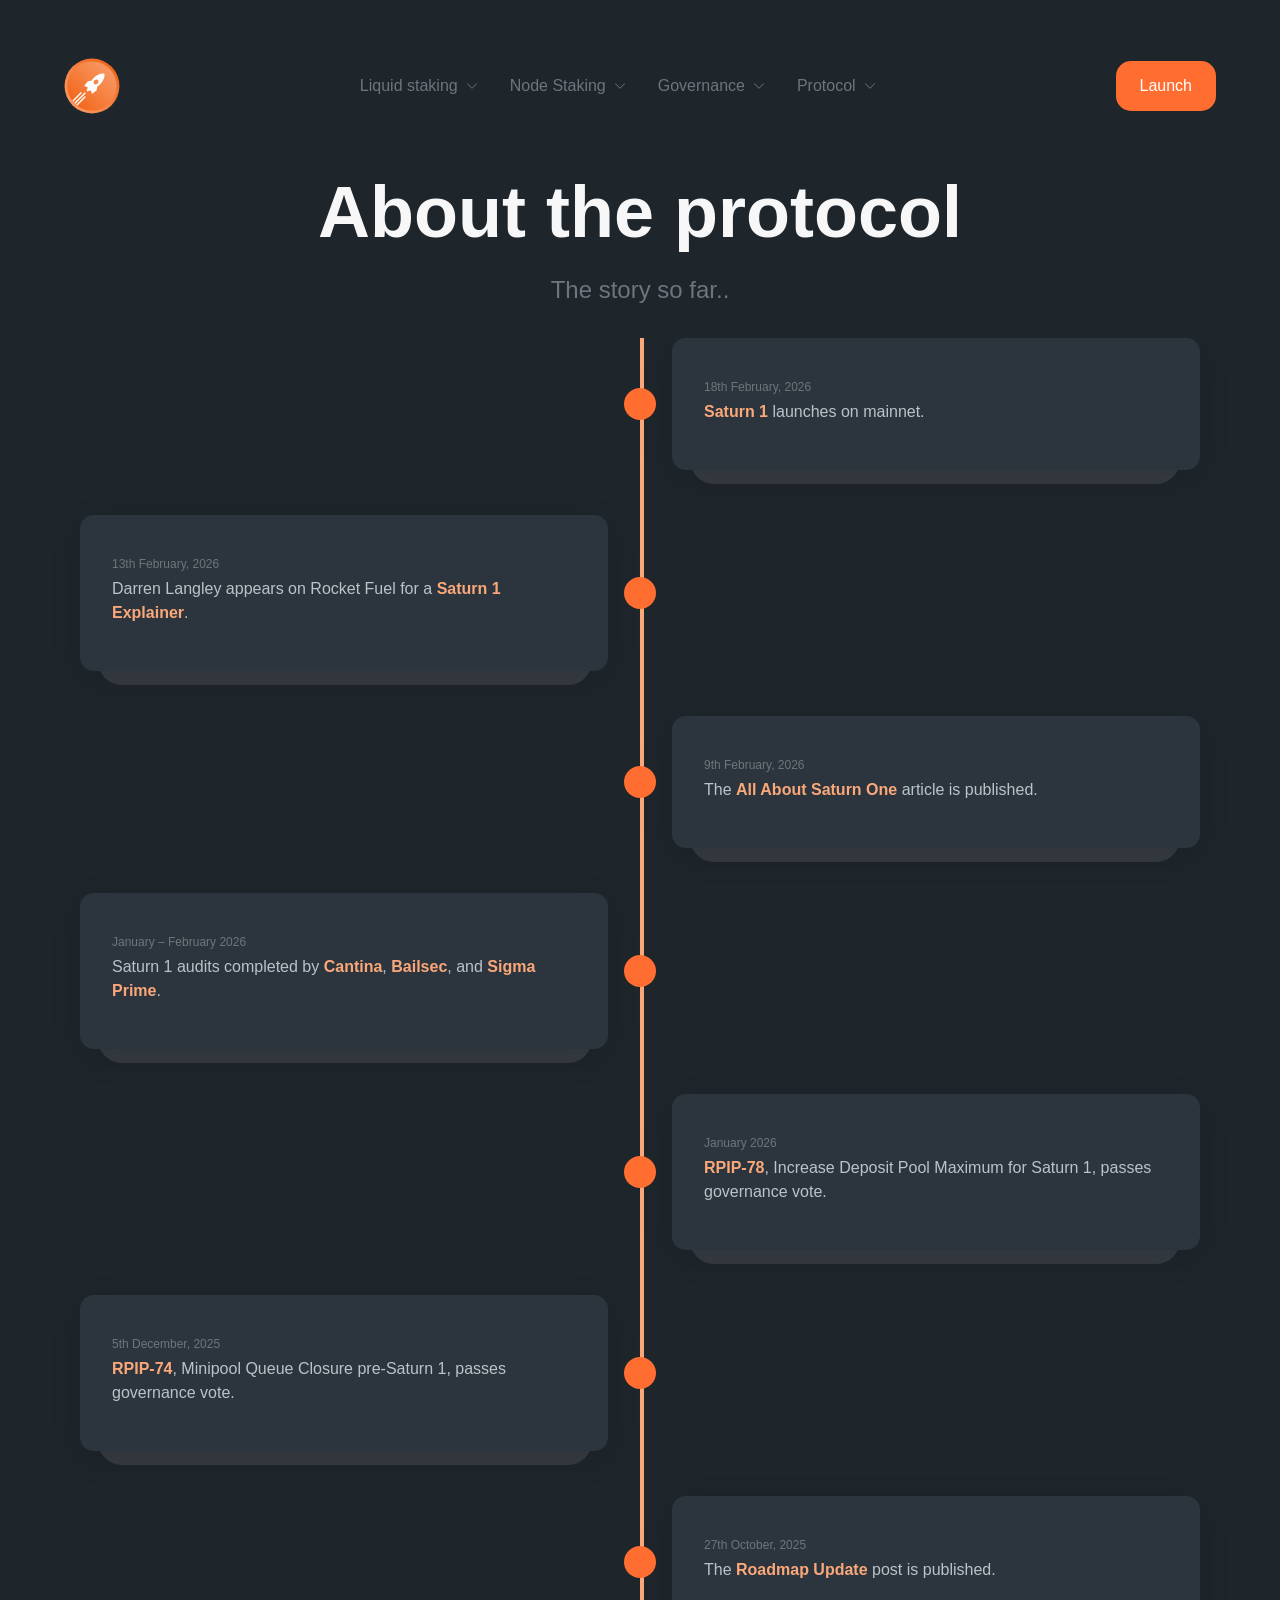
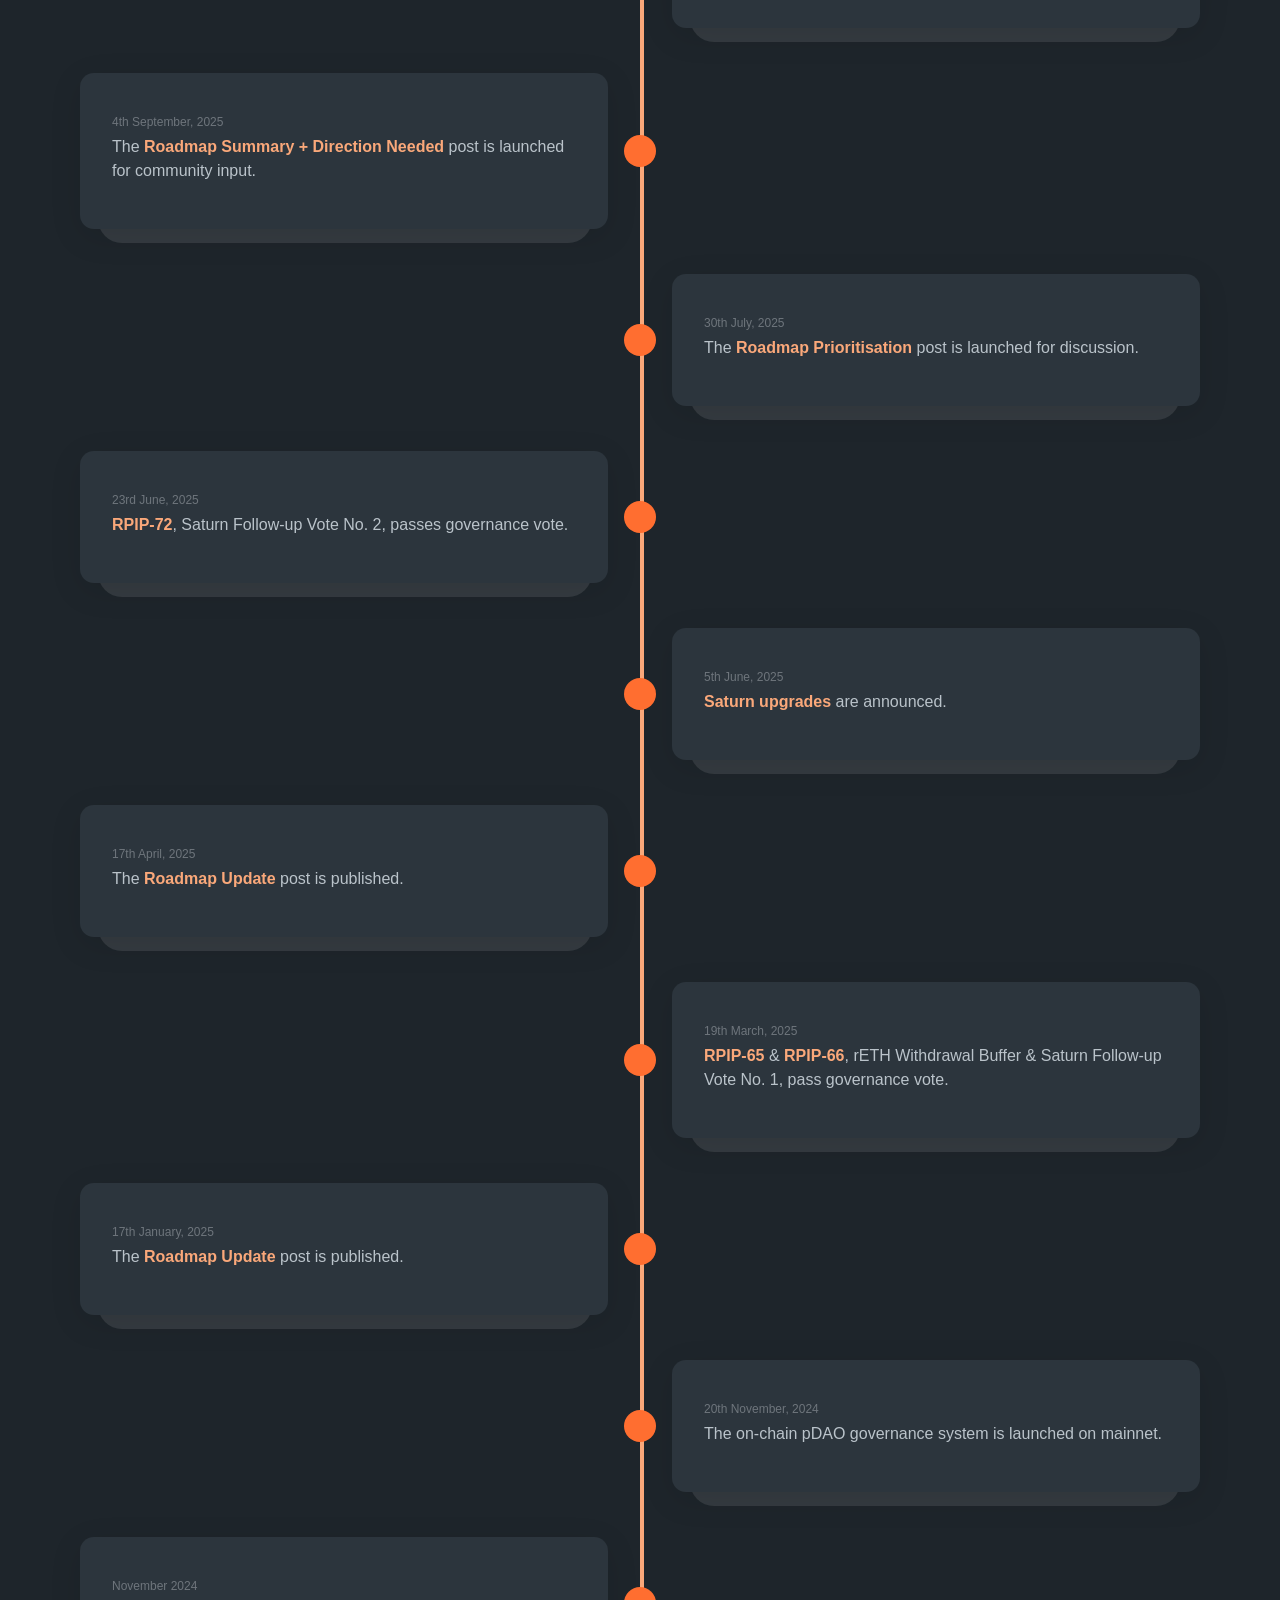
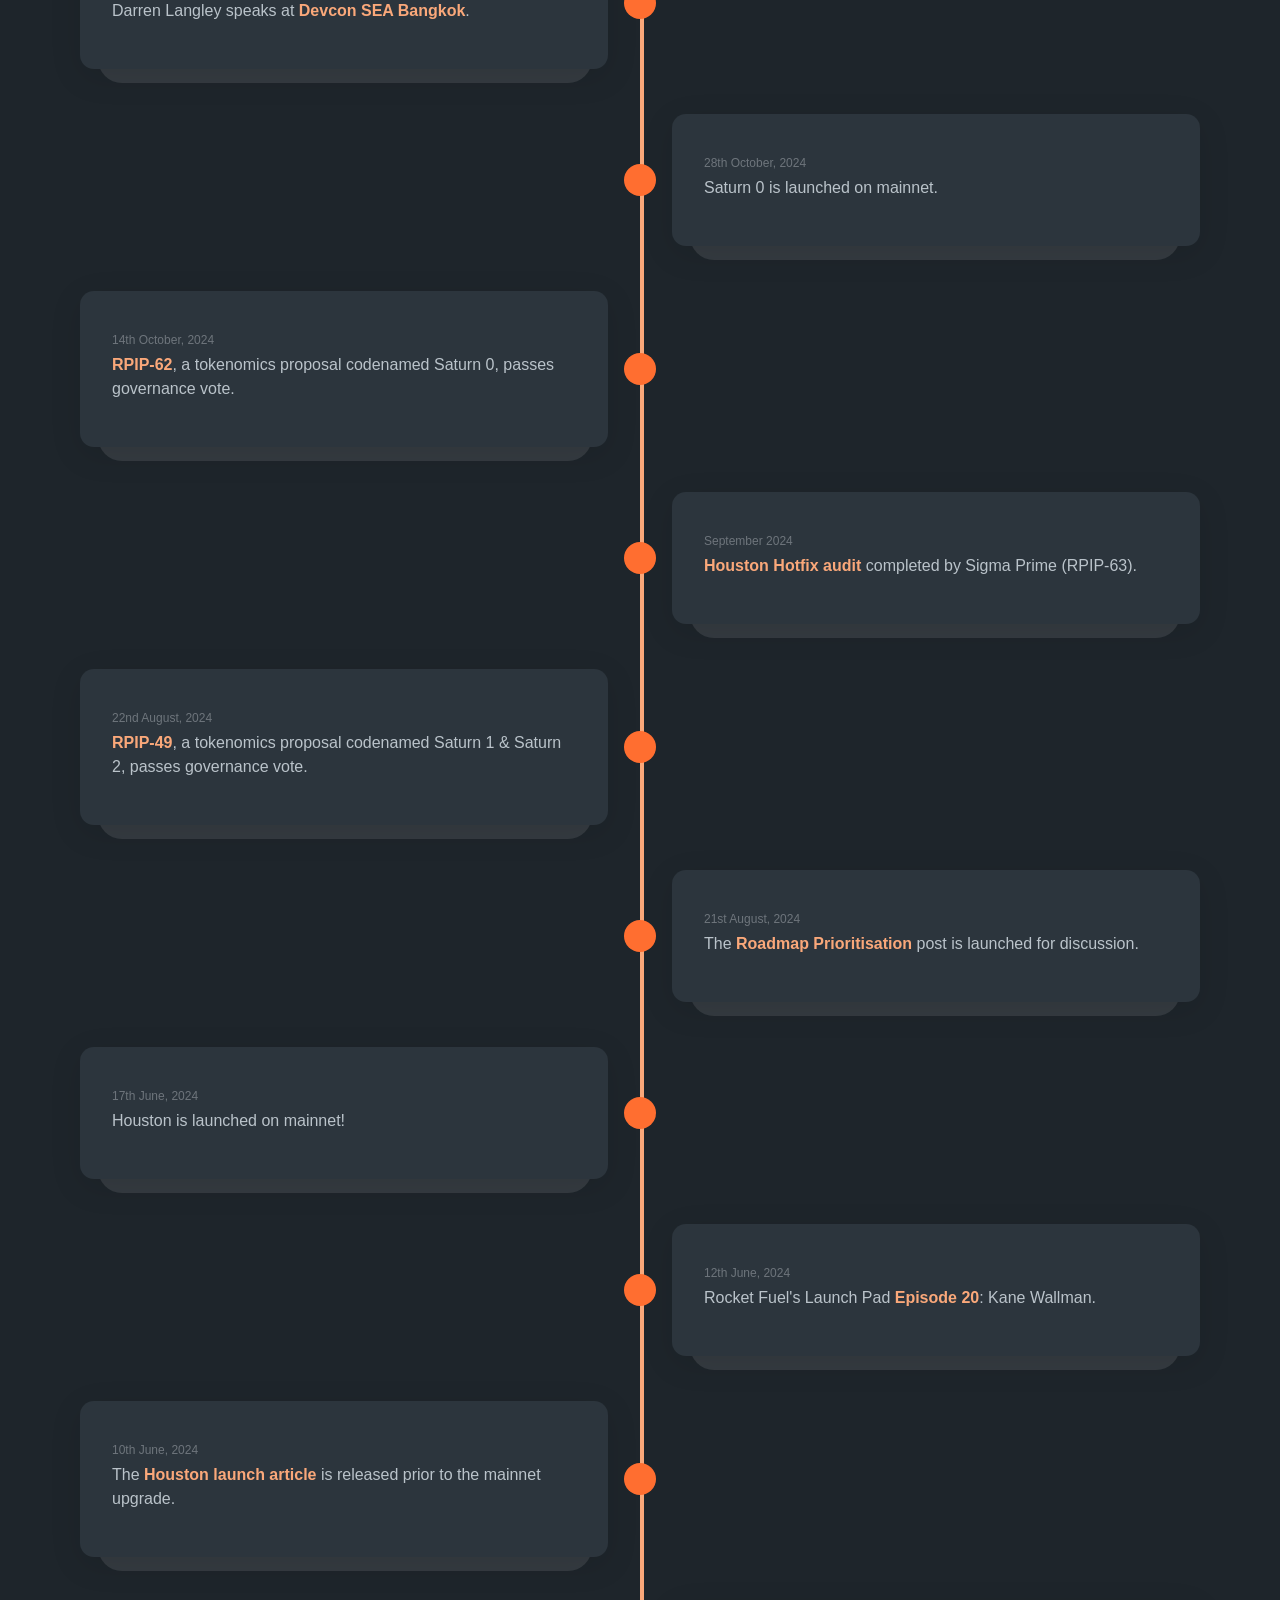
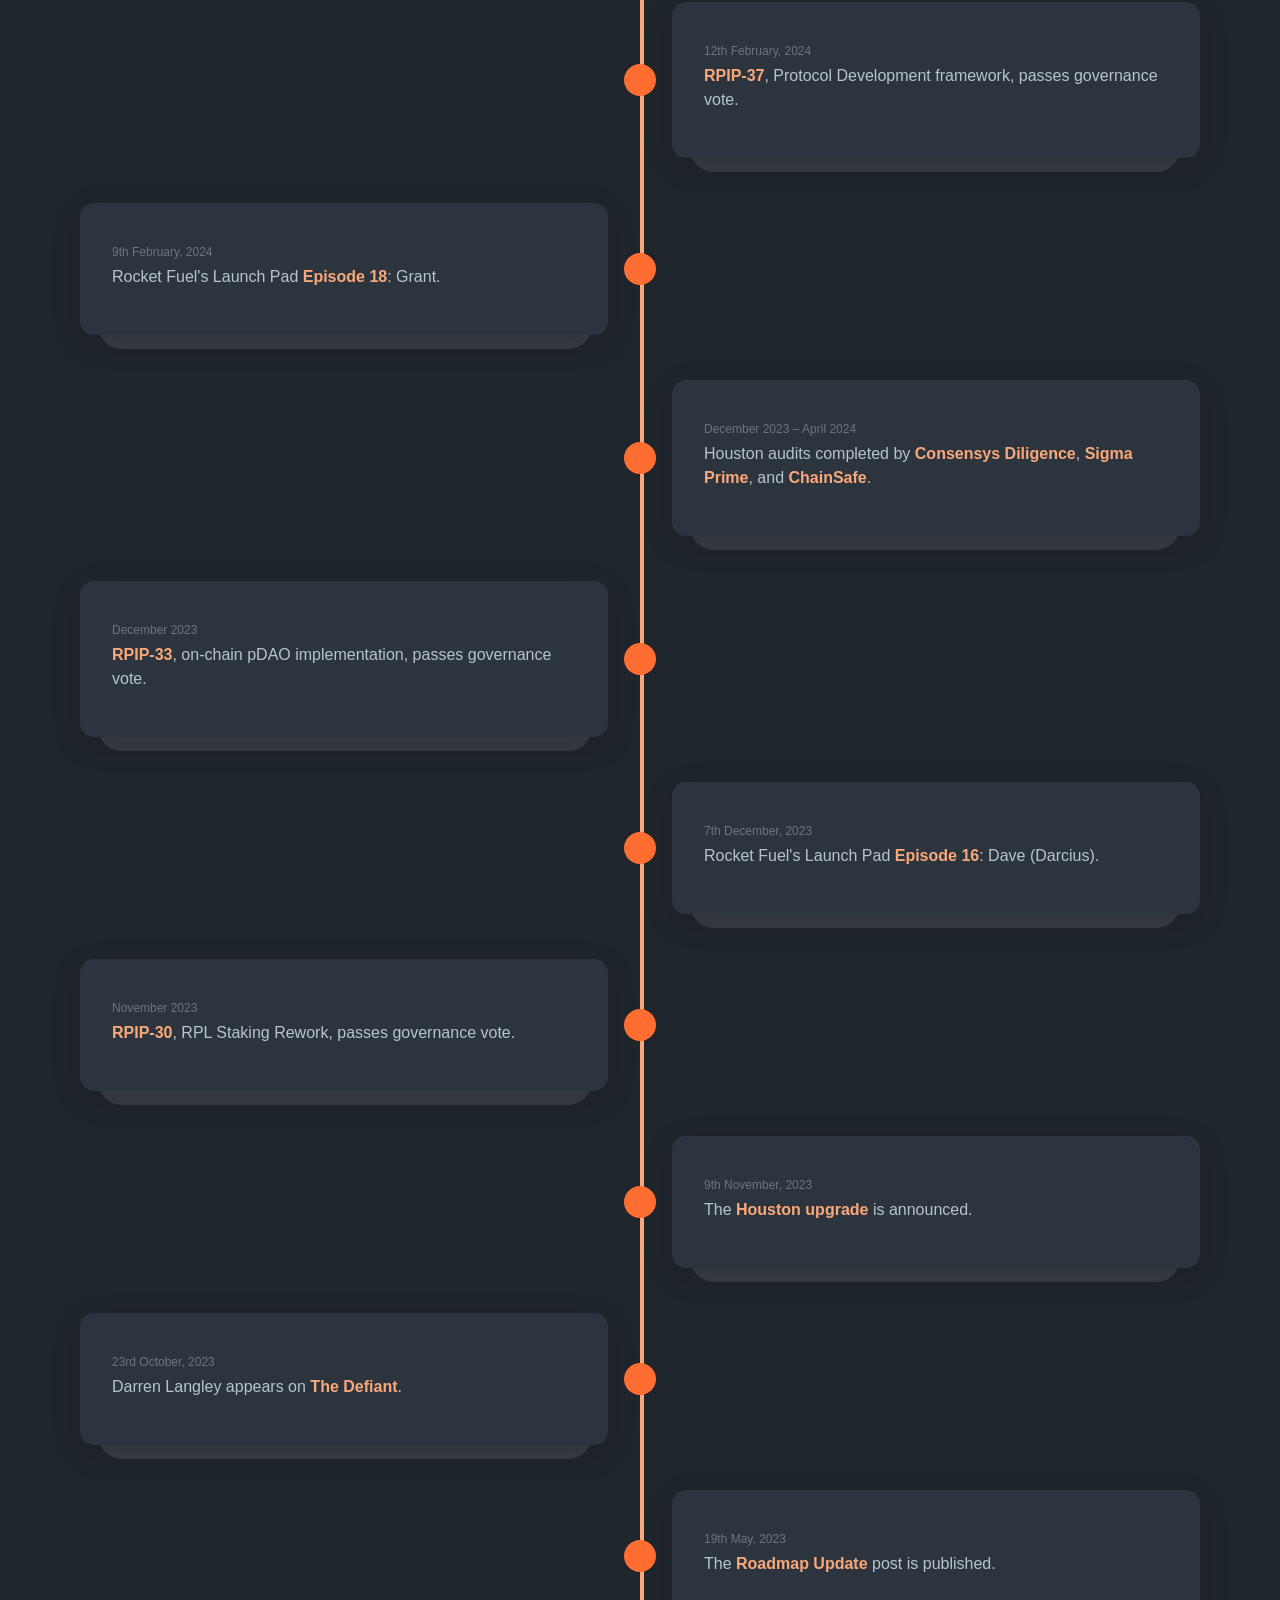
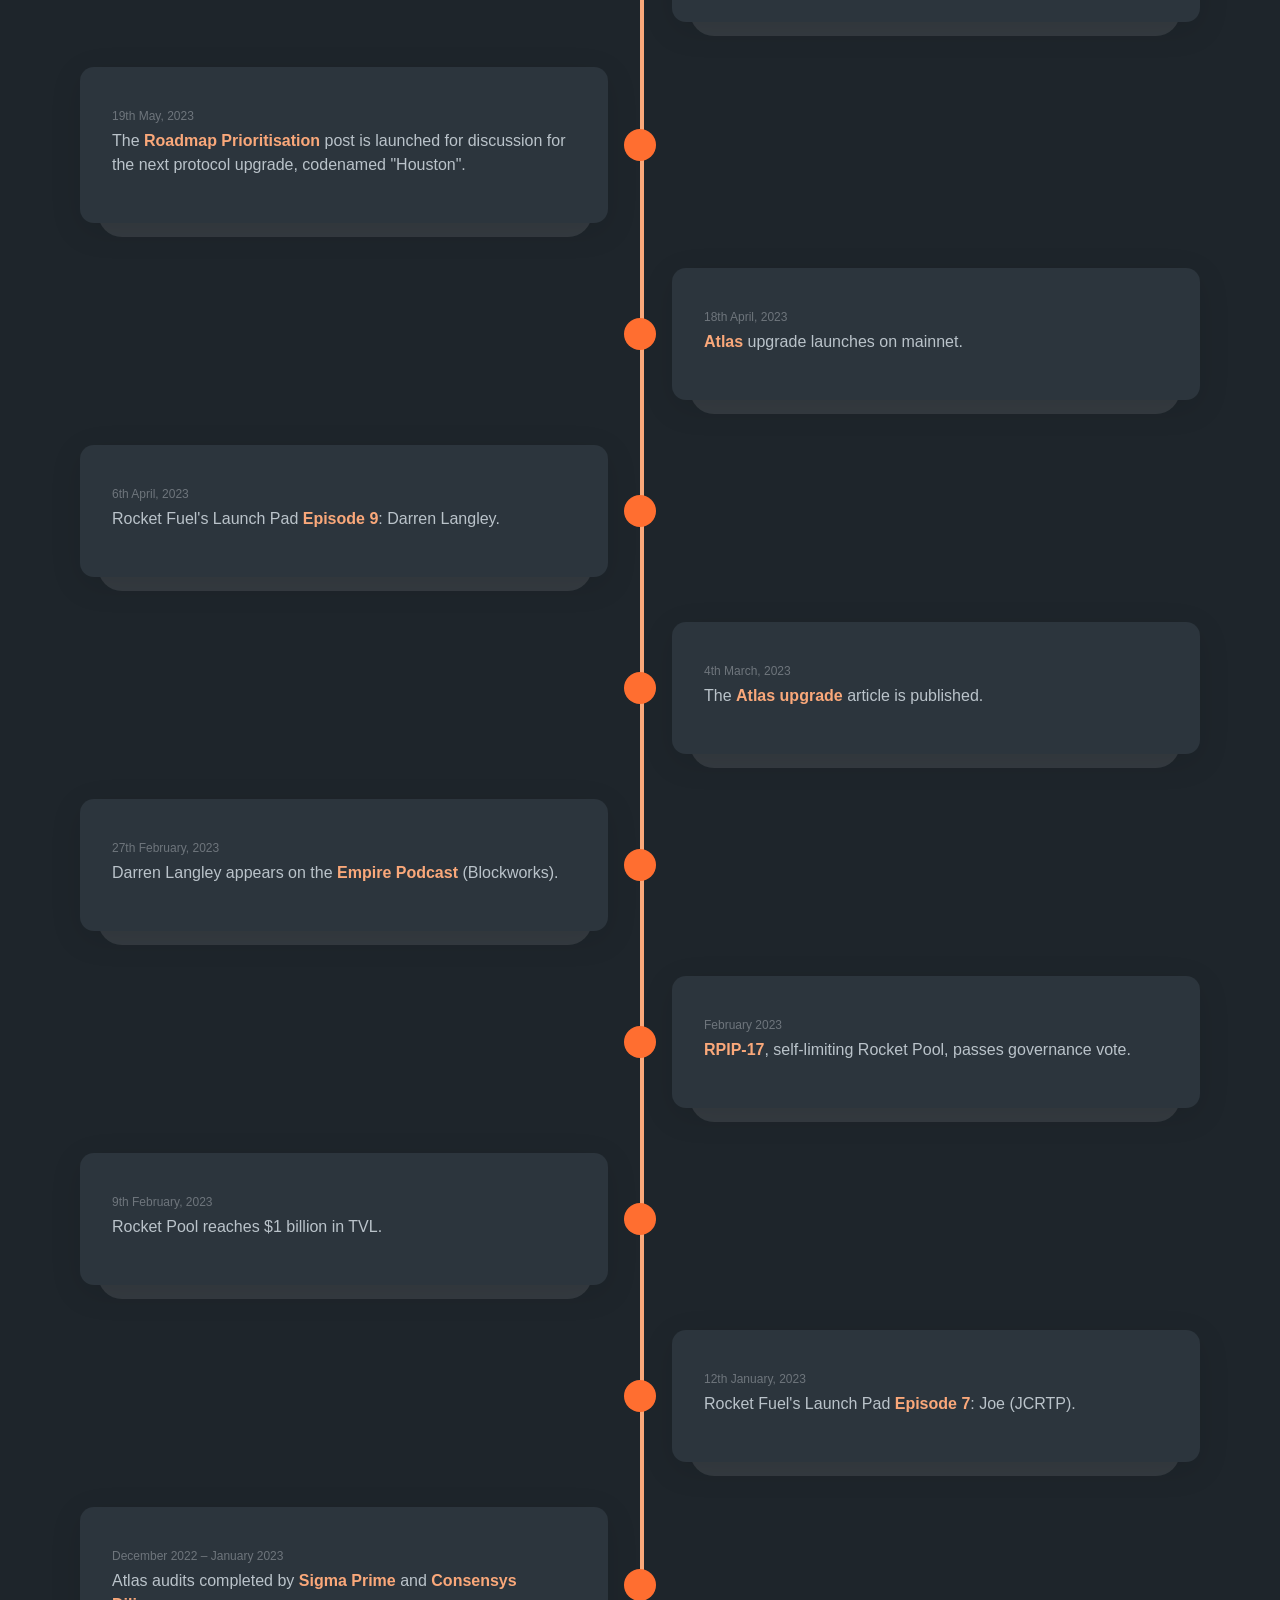
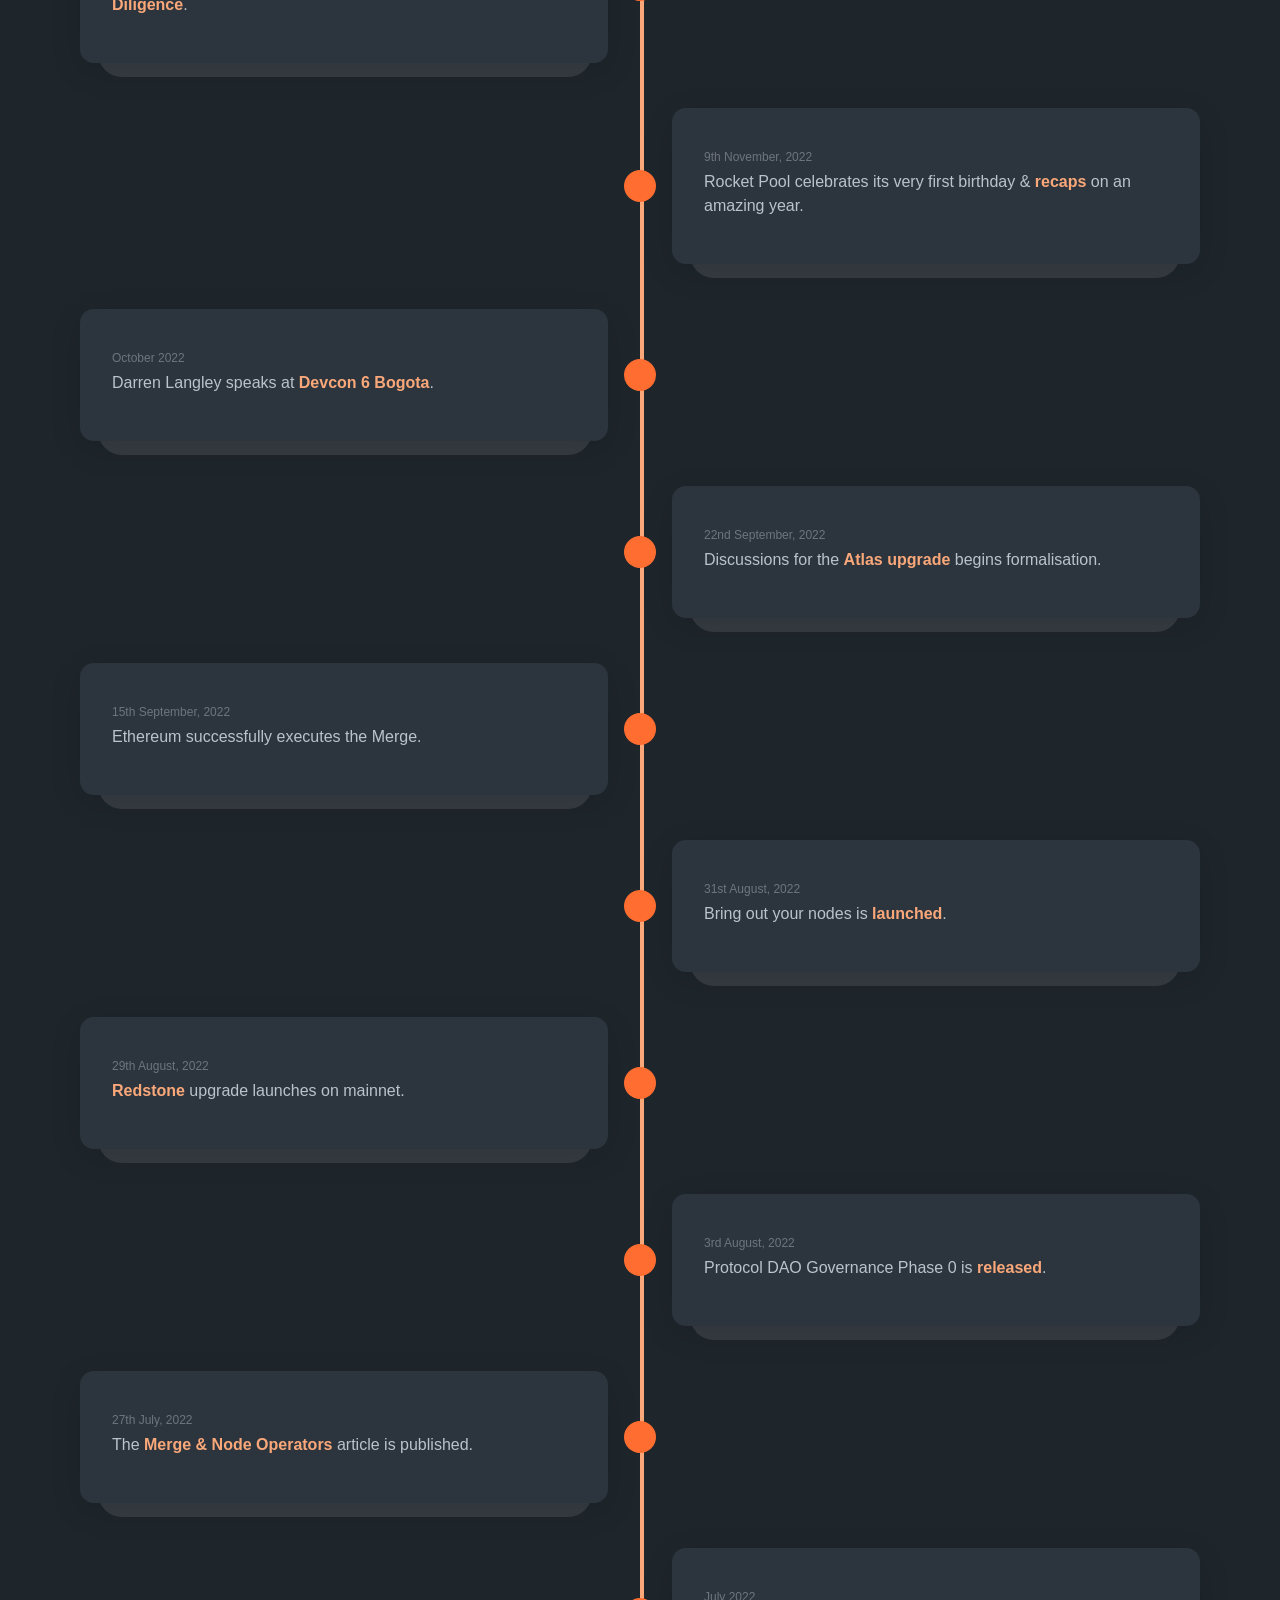
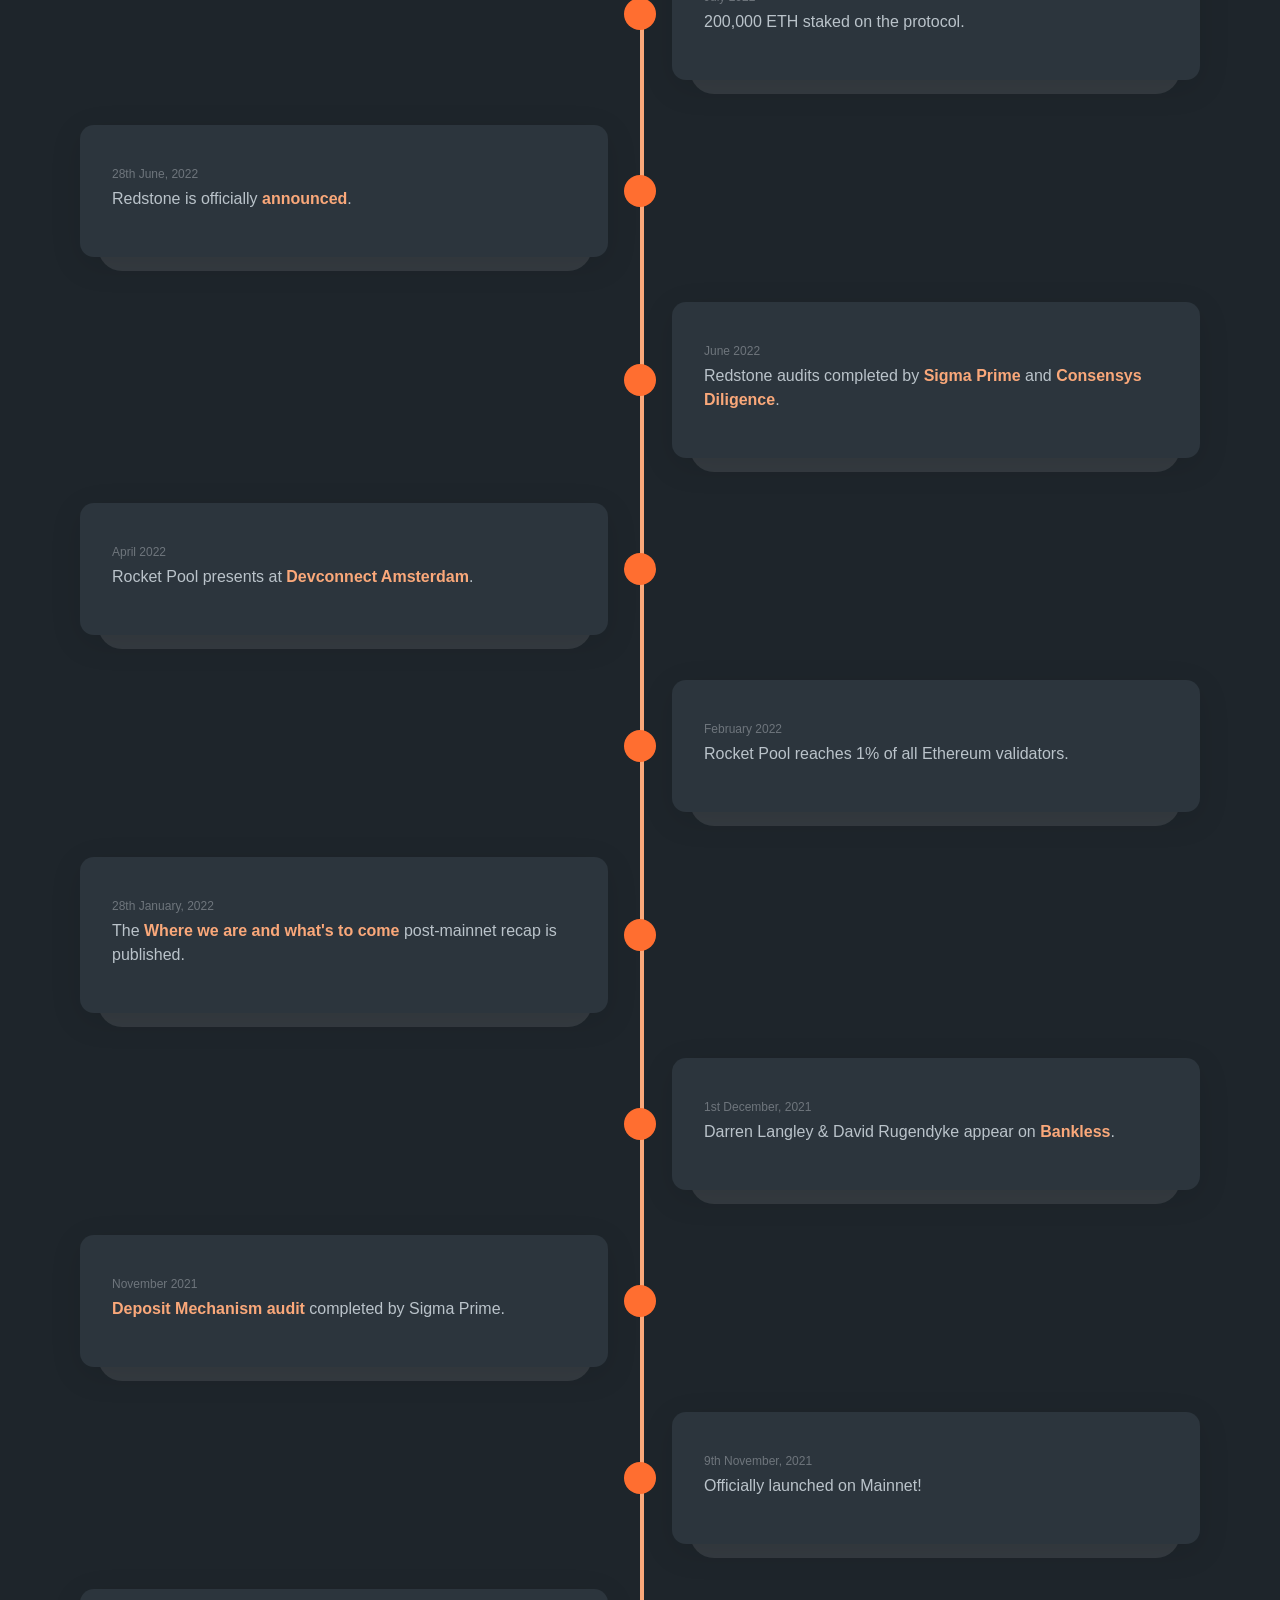
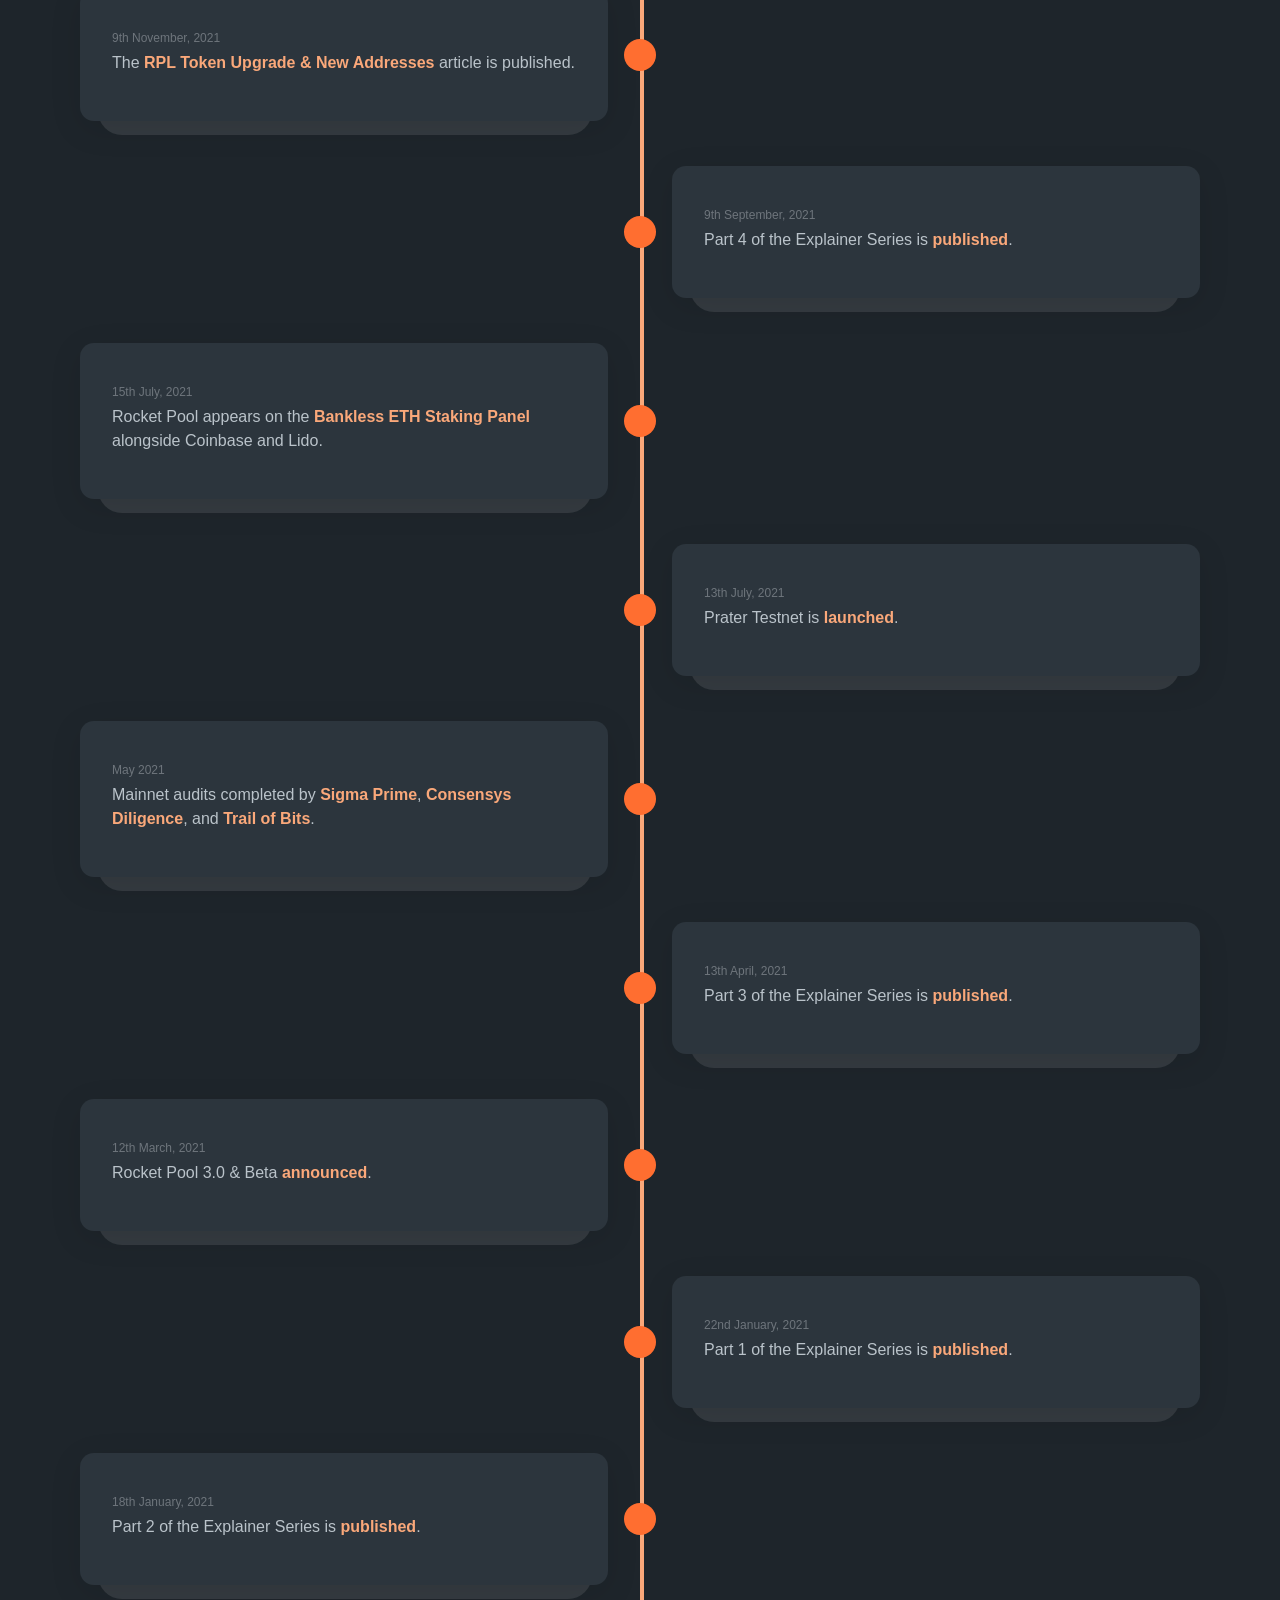
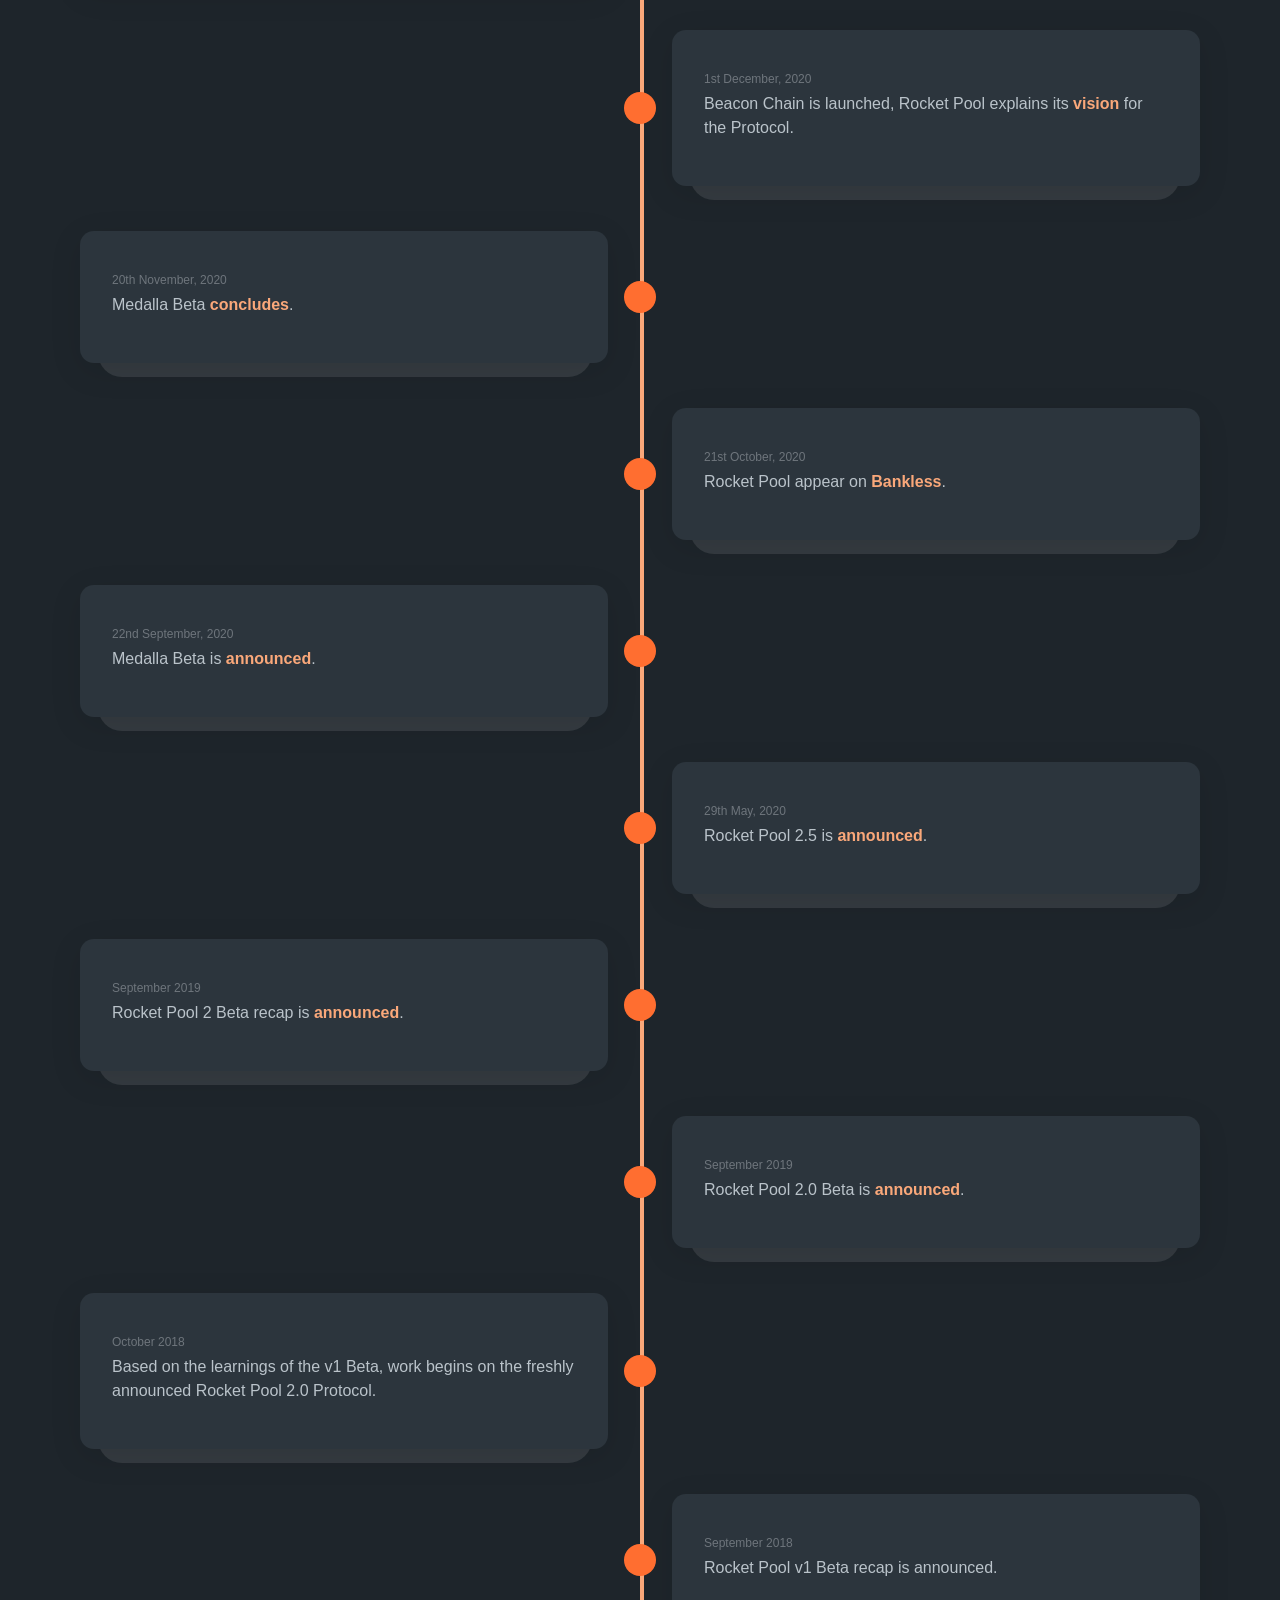
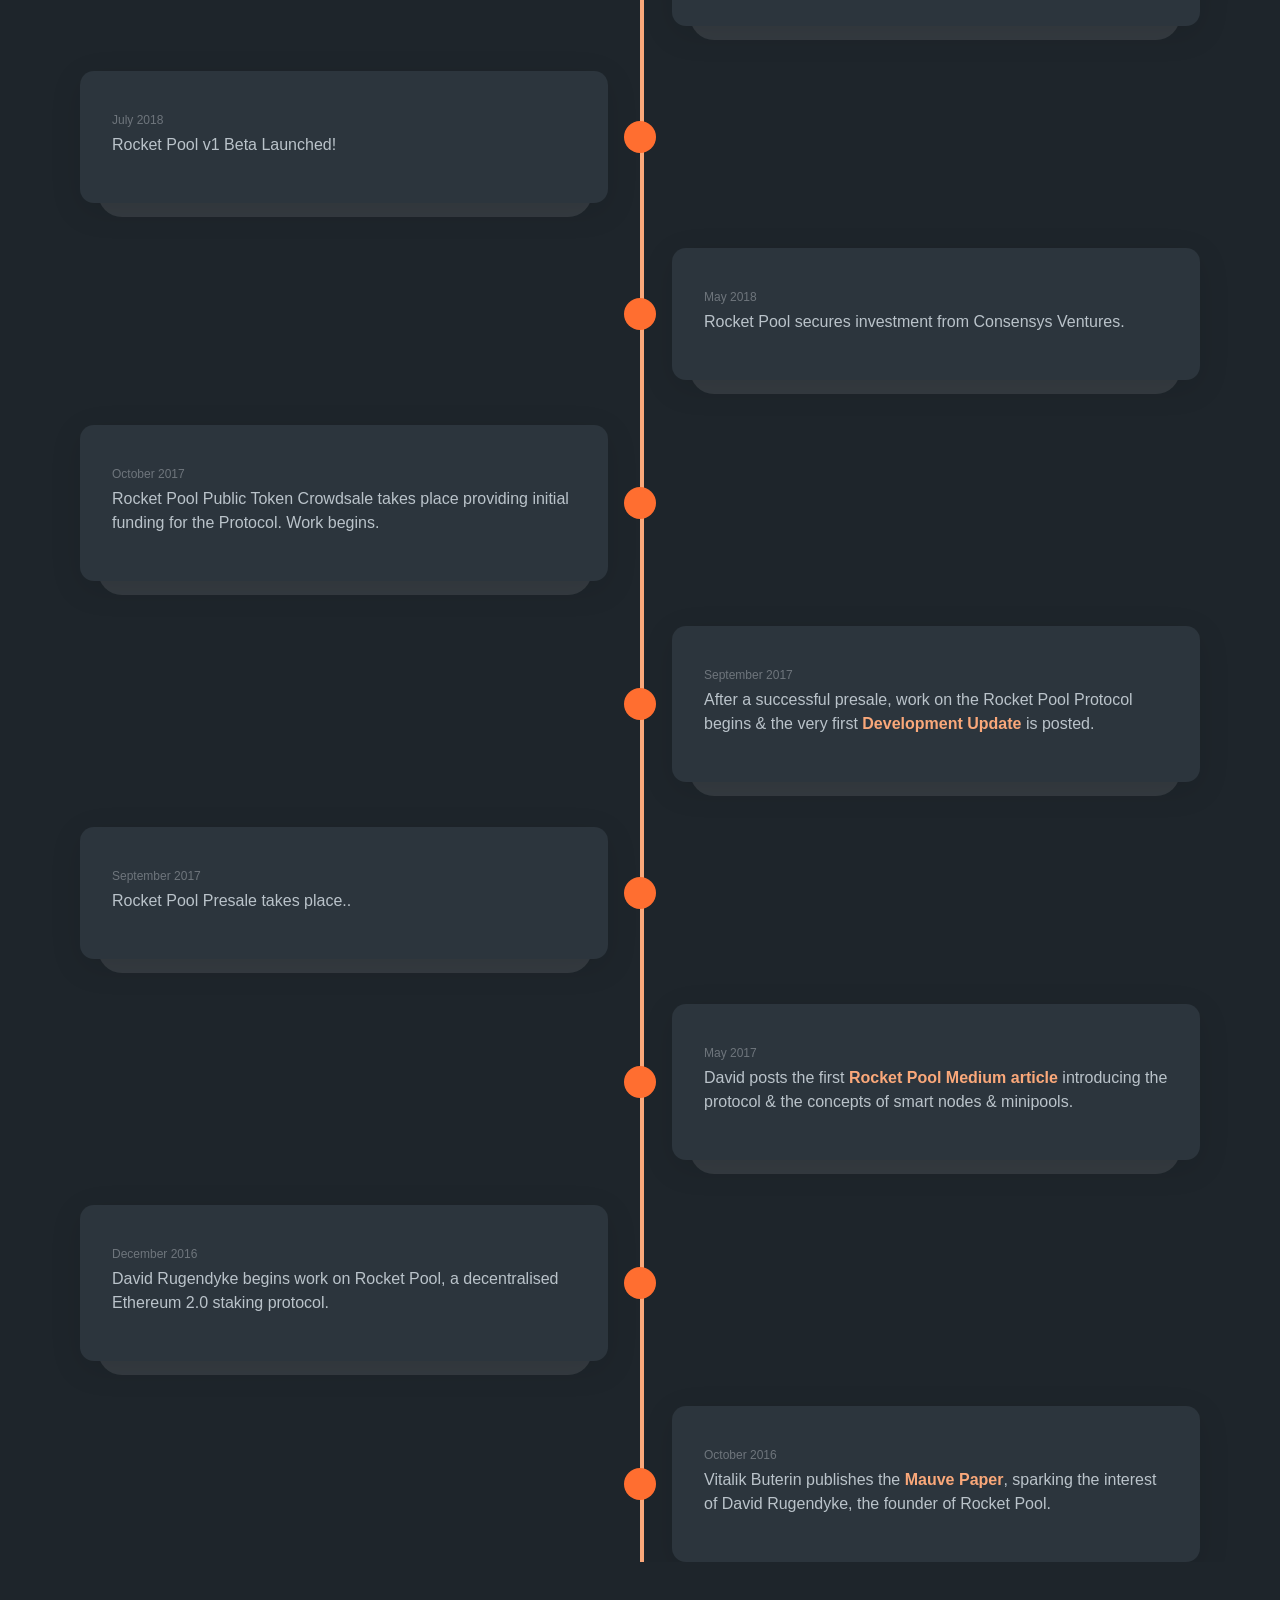
<file: about.html>
<html lang="en">
<head>
    <meta charset="UTF-8">
    <meta name="viewport" content="width=device-width, initial-scale=1.0">
    <!-- Google tag (gtag.js) -->
<script async src="https://www.googletagmanager.com/gtag/js?id=AW-18130350390"></script>
<script>
  window.dataLayer = window.dataLayer || [];
  function gtag(){dataLayer.push(arguments);}
  gtag('js', new Date());

  gtag('config', 'AW-18130350390');
</script>

    
    <link rel="stylesheet" href="./css/about.css">
    <link rel="icon" href="./img/icon.png" sizes="32x32">
    <script src="https://cdnjs.cloudflare.com/ajax/libs/jquery/3.7.1/jquery.min.js" integrity="sha512-MXe5EK5gyK+fbhwQy/dukwz9fw71HZcsM4KsyDBDTvMyjymkiO0M5qqU0lF4vqLI4VnKf1+DIKf1GM6RFkO8PA==" crossorigin="anonymous" referrerpolicy="no-referrer"></script>
    <title>About - Protocol - Rocket Pool</title>
</head>
<body>

    <div class="dropmenu" id="dropmenu">
        <div class="topside">
            
            <img src="./img/logo.svg" alt="">
            <div class="exit" onclick="closeMenu()">
                <svg xmlns="http://www.w3.org/2000/svg" width="40" height="40" fill="currentColor" class="bi bi-x-square-fill" viewBox="0 0 16 16">
  <path d="M2 0a2 2 0 0 0-2 2v12a2 2 0 0 0 2 2h12a2 2 0 0 0 2-2V2a2 2 0 0 0-2-2zm3.354 4.646L8 7.293l2.646-2.647a.5.5 0 0 1 .708.708L8.707 8l2.647 2.646a.5.5 0 0 1-.708.708L8 8.707l-2.646 2.647a.5.5 0 0 1-.708-.708L7.293 8 4.646 5.354a.5.5 0 1 1 .708-.708"/>
</svg>

            </div>    
                

        </div>
        <div class="bottomside">
            <h3 class="nontopmargin">Liquid staking</h3>
            <div class="one">
                <svg xmlns="http://www.w3.org/2000/svg" fill="none" viewBox="0 0 24 24" stroke-width="1.5" stroke="currentColor" aria-hidden="true" data-slot="icon" class="text-primary h-6 w-6 flex-shrink-0"><path stroke-linecap="round" stroke-linejoin="round" d="m3.75 13.5 10.5-11.25L12 10.5h8.25L9.75 21.75 12 13.5H3.75Z"></path></svg>
                <a href="./stake">Stake</a>

            </div>
            <div class="one">
                <svg xmlns="http://www.w3.org/2000/svg" fill="none" viewBox="0 0 24 24" stroke-width="1.5" stroke="currentColor" aria-hidden="true" data-slot="icon" class="text-primary h-6 w-6 flex-shrink-0"><path stroke-linecap="round" stroke-linejoin="round" d="M15.362 5.214A8.252 8.252 0 0 1 12 21 8.25 8.25 0 0 1 6.038 7.047 8.287 8.287 0 0 0 9 9.601a8.983 8.983 0 0 1 3.361-6.867 8.21 8.21 0 0 0 3 2.48Z"></path><path stroke-linecap="round" stroke-linejoin="round" d="M12 18a3.75 3.75 0 0 0 .495-7.468 5.99 5.99 0 0 0-1.925 3.547 5.975 5.975 0 0 1-2.133-1.001A3.75 3.75 0 0 0 12 18Z"></path></svg>
                <a href="./stake">Unstake</a>
            </div>
            <h3>Vaults</h3>
            <div class="one">
                <svg width="44" height="44" viewBox="0 0 120 120" fill="none" xmlns="http://www.w3.org/2000/svg" class="h-6 w-6"><path d="M119.822 78.2474L111.443 48.3409L103.375 19.5476C102.97 18.1077 101.928 16.93 100.542 16.3584L90.7595 12.3138C90.4495 12.0989 90.1782 11.9828 89.9457 11.9786L61.8692 0.36925C60.6723 -0.125037 59.329 -0.125037 58.132 0.36925L19.4639 16.3627C18.0775 16.9343 17.0355 18.112 16.6308 19.5519L0.183608 78.2474C-0.203892 79.6357 0.0415247 81.1272 0.859579 82.3178L16.338 104.849C16.9451 105.73 17.8191 106.387 18.8353 106.723L58.4765 119.755C59.4667 120.081 60.5388 120.081 61.5291 119.755L101.17 106.723C102.186 106.387 103.065 105.73 103.668 104.849L119.146 82.3178C119.964 81.1272 120.209 79.64 119.822 78.2474Z" fill="#00B4FE"></path><path d="M109.452 65.7406L66.3232 113.05C62.9347 116.768 57.0749 116.768 53.6864 113.05L10.5491 65.7406C7.58259 62.4869 7.58259 57.5139 10.5491 54.2602L53.6864 6.95053C57.0749 3.23263 62.9347 3.23263 66.3232 6.95053L109.452 54.2602C112.418 57.5139 112.418 62.4869 109.452 65.7406Z" fill="#B2E9FF"></path><path d="M59.9212 48.9546L59.9212 17.8999L34.0977 60.6709L59.9212 48.9546Z" fill="#02151F" fill-opacity="0.2"></path><path opacity="0.7" d="M59.9212 75.9153V48.9551L34.0977 60.6714L59.9212 75.9153Z" fill="#02151F"></path><path d="M59.9219 48.9546L85.7454 60.6709L59.9219 17.8999L59.9219 48.9546Z" fill="#02151F" fill-opacity="0.7"></path><path d="M59.9199 48.9536L59.9199 75.9138L85.7435 60.67L59.9199 48.9536Z" fill="#02151F"></path><path d="M59.9212 80.7979L34.0977 65.5698L59.9212 101.9L59.9212 80.7979Z" fill="#02151F" fill-opacity="0.2"></path><path d="M85.7592 65.5698L59.9199 80.7979L59.9199 101.9L85.7592 65.5698Z" fill="#02151F" fill-opacity="0.7"></path></svg>
                <a href="./stake">RockSolid rETH Vault <span>NEW</span></a>
            </div>
            <h3>Node Management</h3>
            <div class="one">
                <svg xmlns="http://www.w3.org/2000/svg" fill="none" viewBox="0 0 24 24" stroke-width="1.5" stroke="currentColor" aria-hidden="true" data-slot="icon" class="text-primary h-6 w-6 flex-shrink-0"><path stroke-linecap="round" stroke-linejoin="round" d="M15.59 14.37a6 6 0 0 1-5.84 7.38v-4.8m5.84-2.58a14.98 14.98 0 0 0 6.16-12.12A14.98 14.98 0 0 0 9.631 8.41m5.96 5.96a14.926 14.926 0 0 1-5.841 2.58m-.119-8.54a6 6 0 0 0-7.381 5.84h4.8m2.581-5.84a14.927 14.927 0 0 0-2.58 5.84m2.699 2.7c-.103.021-.207.041-.311.06a15.09 15.09 0 0 1-2.448-2.448 14.9 14.9 0 0 1 .06-.312m-2.24 2.39a4.493 4.493 0 0 0-1.757 4.306 4.493 4.493 0 0 0 4.306-1.758M16.5 9a1.5 1.5 0 1 1-3 0 1.5 1.5 0 0 1 3 0Z"></path></svg>
                <a href="./stake">Manage your Node </a>
            </div>
            <h3>HELP</h3>
            <div class="one">
                <svg xmlns="http://www.w3.org/2000/svg" fill="none" viewBox="0 0 24 24" stroke-width="1.5" stroke="currentColor" aria-hidden="true" data-slot="icon" class="text-primary h-6 w-6 flex-shrink-0"><path stroke-linecap="round" stroke-linejoin="round" d="M12 6.042A8.967 8.967 0 0 0 6 3.75c-1.052 0-2.062.18-3 .512v14.25A8.987 8.987 0 0 1 6 18c2.305 0 4.408.867 6 2.292m0-14.25a8.966 8.966 0 0 1 6-2.292c1.052 0 2.062.18 3 .512v14.25A8.987 8.987 0 0 0 18 18a8.967 8.967 0 0 0-6 2.292m0-14.25v14.25"></path></svg>
                <a href="./stake">Guides & Documentation</a>
            </div>
            <a href="./stake" target="_blank">
                <button>Launch</button>
            </a>

        </div>

    </div>

    <div class="navigation" id="navbar">
        <div class="navigation-container">
            <div class="leftside">
                <a href="./index" target="_blank">
                    <div class="logo">
                    <img src="./img/logo.svg" alt="">    
                </div>
                </a>

            </div>

            <div class="middleside">
                <a href="./liquid" target="_blank">
                    <p>Liquid staking</p>
                    <svg xmlns="http://www.w3.org/2000/svg" width="12" height="12" fill="currentColor" class="bi bi-chevron-down" viewBox="0 0 16 16">
  <path fill-rule="evenodd" d="M1.646 4.646a.5.5 0 0 1 .708 0L8 10.293l5.646-5.647a.5.5 0 0 1 .708.708l-6 6a.5.5 0 0 1-.708 0l-6-6a.5.5 0 0 1 0-.708"/>
</svg>
                </a>
                <a href="./node" target="_blank">
                    <p>Node Staking</p>
                    <svg xmlns="http://www.w3.org/2000/svg" width="12" height="12" fill="currentColor" class="bi bi-chevron-down" viewBox="0 0 16 16">
  <path fill-rule="evenodd" d="M1.646 4.646a.5.5 0 0 1 .708 0L8 10.293l5.646-5.647a.5.5 0 0 1 .708.708l-6 6a.5.5 0 0 1-.708 0l-6-6a.5.5 0 0 1 0-.708"/>
</svg>
                    
                </a>
                <a href="./process" target="_blank">
                    <p>Governance</p>
                    <svg xmlns="http://www.w3.org/2000/svg" width="12" height="12" fill="currentColor" class="bi bi-chevron-down" viewBox="0 0 16 16">
  <path fill-rule="evenodd" d="M1.646 4.646a.5.5 0 0 1 .708 0L8 10.293l5.646-5.647a.5.5 0 0 1 .708.708l-6 6a.5.5 0 0 1-.708 0l-6-6a.5.5 0 0 1 0-.708"/>
</svg>
                    
                </a>
                <a href="./about" target="_blank">
                    <p>Protocol</p>
                    <svg xmlns="http://www.w3.org/2000/svg" width="12" height="12" fill="currentColor" class="bi bi-chevron-down" viewBox="0 0 16 16">
  <path fill-rule="evenodd" d="M1.646 4.646a.5.5 0 0 1 .708 0L8 10.293l5.646-5.647a.5.5 0 0 1 .708.708l-6 6a.5.5 0 0 1-.708 0l-6-6a.5.5 0 0 1 0-.708"/>
</svg>
                </a>

            </div>
            <div class="rightside">
                <a href="./stake" target="_blank">
                    <button id="myText">Launch</button>
                </a>
                <div class="menu" onclick="openMenu()">
                    <svg xmlns="http://www.w3.org/2000/svg" width="24" height="24" fill="currentColor" class="bi bi-list" viewBox="0 0 16 16">
  <path fill-rule="evenodd" d="M2.5 12a.5.5 0 0 1 .5-.5h10a.5.5 0 0 1 0 1H3a.5.5 0 0 1-.5-.5m0-4a.5.5 0 0 1 .5-.5h10a.5.5 0 0 1 0 1H3a.5.5 0 0 1-.5-.5m0-4a.5.5 0 0 1 .5-.5h10a.5.5 0 0 1 0 1H3a.5.5 0 0 1-.5-.5"/>
</svg>

                </div>

            </div>
        </div>
    </div>

    

    <div class="headline">
        <div class="headline-container">
            <h1>About the protocol
</h1>
            <h3>The story so far..

</h3>

        </div>
    </div>

    <div class="imagelist">
        <div class="imagelist-container">
            <div class="box">

                <div class="line"></div>
                <div class="one">
                    <div class="left">

                    </div>
                    <div class="right">
                        <div class="right-container">
                            <p>18th February, 2026</p>
                        <h5><span>Saturn 1</span> launches on mainnet.</h5>
                        </div>

                    </div>
                </div>
                <div class="two">
                    <div class="left">
                        <div class="left-container">
                            <p>13th February, 2026</p>
                        <h5>Darren Langley appears on Rocket Fuel for a <span>Saturn 1 Explainer</span>.</h5></div>

                    </div>
                    <div class="right">
                        
                    </div>
                </div>
                <div class="one">
                    <div class="left">

                    </div>
                    <div class="right">
                        <div class="right-container">
                            <p>9th February, 2026</p>
                        <h5>The <span>All About Saturn One</span> article is published.</h5>
                        </div>

                    </div>
                </div>
                <div class="two">
                    <div class="left">
                        <div class="left-container">
                            <p>January – February 2026</p>
                        <h5>Saturn 1 audits completed by <span>Cantina</span>, <span>Bailsec</span>, and <span>Sigma Prime</span>.</h5></div>

                    </div>
                    <div class="right">

                    </div>
                </div>
                <div class="one">
                    <div class="left">

                    </div>
                    <div class="right">
                        <div class="right-container">
                            <p>January 2026</p>
                        <h5><span>RPIP-78</span>, Increase Deposit Pool Maximum for Saturn 1, passes governance vote.</h5>
                        </div>

                    </div>
                </div>
                <div class="two">
                    <div class="left">
                        <div class="left-container">
                            <p>5th December, 2025</p>
                        <h5><span>RPIP-74</span>, Minipool Queue Closure pre-Saturn 1, passes governance vote.</h5>
                    </div>

                    </div>
                    <div class="right">

                    </div>
                </div>
                <div class="one">
                    <div class="left">

                    </div>
                    <div class="right">
                        <div class="right-container">
                            <p>27th October, 2025</p>
                        <h5>The <span>Roadmap Update</span> post is published.</h5>
                        </div>

                    </div>
                </div>
                <div class="two">
                    <div class="left">
                        <div class="left-container">
                            <p>4th September, 2025</p>
                        <h5>The <span>Roadmap Summary + Direction Needed</span> post is launched for community input.</h5></div>

                    </div>
                    <div class="right">

                    </div>
                </div>
                <div class="one">
                    <div class="left">

                    </div>
                    <div class="right">
                        <div class="right-container">
                            <p>30th July, 2025</p>
                        <h5>The <span>Roadmap Prioritisation</span> post is launched for discussion.
</h5>
                        </div>

                    </div>
                </div>
                <div class="two">
                    <div class="left">
                        <div class="left-container">
                            <p>23rd June, 2025</p>
                        <h5><span>RPIP-72</span>, Saturn Follow-up Vote No. 2, passes governance vote.
</h5></div>

                    </div>
                    <div class="right">

                    </div>
                </div>
                <div class="one">
                    <div class="left">

                    </div>
                    <div class="right">
                        <div class="right-container">
                            <p>5th June, 2025</p>
                        <h5><span>Saturn upgrades</span> are announced.</h5>
                        </div>

                    </div>
                </div>
                <div class="two">
                    <div class="left">
                        <div class="left-container">
                            <p>17th April, 2025</p>
                        <h5>The <span>Roadmap Update</span> post is published.</h5></div>

                    </div>
                    <div class="right">

                    </div>
                </div>
                <div class="one">
                    <div class="left">

                    </div>
                    <div class="right">
                        <div class="right-container">
                            <p>19th March, 2025</p>
                        <h5><span>RPIP-65</span> & <span>RPIP-66</span>, rETH Withdrawal Buffer & Saturn Follow-up Vote No. 1, pass governance vote.

</h5>
                        </div>

                    </div>
                </div>
                <div class="two">
                    <div class="left">
                        <div class="left-container">
                            <p>17th January, 2025</p>
                        <h5>The <span>Roadmap Update</span> post is published.
</h5></div>

                    </div>
                    <div class="right">

                    </div>
                </div>
                <div class="one">
                    <div class="left">

                    </div>
                    <div class="right">
                        <div class="right-container">
                            <p>20th November, 2024
</p>
                        <h5>The on-chain pDAO governance system is launched on mainnet.
</h5>
                        </div>

                    </div>
                </div>
                <div class="two">
                    <div class="left">
                        <div class="left-container">
                            <p>November 2024</p>
                        <h5>Darren Langley speaks at <span>Devcon SEA Bangkok</span>.
</h5></div>

                    </div>
                    <div class="right">

                    </div>
                </div>
                <div class="one">
                    <div class="left">

                    </div>
                    <div class="right">
                        <div class="right-container">
                            <p>28th October, 2024</p>
                        <h5>Saturn 0 is launched on mainnet.</h5>
                        </div>

                    </div>
                </div>
                <div class="two">
                    <div class="left">
                        <div class="left-container">
                            <p>14th October, 2024</p>
                        <h5><span>RPIP-62</span>, a tokenomics proposal codenamed Saturn 0, passes governance vote.</h5></div>

                    </div>
                    <div class="right">

                    </div>
                </div>



                <div class="one">
                    <div class="left">

                    </div>
                    <div class="right">
                        <div class="right-container">
                            <p>September 2024</p>
                        <h5><span>Houston Hotfix audit</span> completed by Sigma Prime (RPIP-63).</h5>
                        </div>

                    </div>
                </div>
                <div class="two">
                    <div class="left">
                        <div class="left-container">
                            <p>22nd August, 2024</p>
                        <h5><span>RPIP-49</span>, a tokenomics proposal codenamed Saturn 1 & Saturn 2, passes governance vote.</h5></div>

                    </div>
                    <div class="right">

                    </div>
                </div>
                <div class="one">
                    <div class="left">

                    </div>
                    <div class="right">
                        <div class="right-container">
                            <p>21st August, 2024</p>
                        <h5>The <span>Roadmap Prioritisation</span> post is launched for discussion.</h5>
                        </div>

                    </div>
                </div>
                <div class="two">
                    <div class="left">
                        <div class="left-container">
                            <p>17th June, 2024</p>
                        <h5>Houston is launched on mainnet!</h5></div>

                    </div>
                    <div class="right">

                    </div>
                </div>
                <div class="one">
                    <div class="left">

                    </div>
                    <div class="right">
                        <div class="right-container">
                            <p>12th June, 2024</p>
                        <h5>Rocket Fuel's Launch Pad <span>Episode 20</span>: Kane Wallman.</h5>
                        </div>

                    </div>
                </div>
                <div class="two">
                    <div class="left">
                        <div class="left-container">
                            <p>10th June, 2024</p>
                        <h5>The <span>Houston launch article</span> is released prior to the mainnet upgrade.</h5></div>

                    </div>
                    <div class="right">

                    </div>
                </div>
                <div class="one">
                    <div class="left">

                    </div>
                    <div class="right">
                        <div class="right-container">
                            <p>12th February, 2024</p>
                        <h5><span>RPIP-37</span>, Protocol Development framework, passes governance vote.</h5>
                        </div>

                    </div>
                </div>
                <div class="two">
                    <div class="left">
                        <div class="left-container">
                            <p>9th February, 2024</p>
                        <h5>Rocket Fuel's Launch Pad <span>Episode 18</span>: Grant.
</h5></div>

                    </div>
                    <div class="right">

                    </div>
                </div>
                <div class="one">
                    <div class="left">

                    </div>
                    <div class="right">
                        <div class="right-container">
                            <p>December 2023 – April 2024</p>
                        <h5>Houston audits completed by <span>Consensys Diligence</span>, <span>Sigma Prime</span>, and <span>ChainSafe</span>.</h5>
                        </div>

                    </div>
                </div>
                <div class="two">
                    <div class="left">
                        <div class="left-container">
                            <p>December 2023</p>
                        <h5><span>RPIP-33</span>, on-chain pDAO implementation, passes governance vote.
</h5></div>

                    </div>
                    <div class="right">

                    </div>
                </div>
                <div class="one">
                    <div class="left">

                    </div>
                    <div class="right">
                        <div class="right-container">
                            <p>7th December, 2023</p>
                        <h5>Rocket Fuel's Launch Pad <span>Episode 16</span>: Dave (Darcius).</h5>
                        </div>

                    </div>
                </div>
                <div class="two">
                    <div class="left">
                        <div class="left-container">
                            <p>November 2023</p>
                        <h5><span>RPIP-30</span>, RPL Staking Rework, passes governance vote.
</h5></div>

                    </div>
                    <div class="right">

                    </div>
                </div>
                <div class="one">
                    <div class="left">

                    </div>
                    <div class="right">
                        <div class="right-container">
                            <p>9th November, 2023
</p>
                        <h5>The <span>Houston upgrade</span> is announced.</h5>
                        </div>

                    </div>
                </div>
                <div class="two">
                    <div class="left">
                        <div class="left-container">
                            <p>23rd October, 2023</p>
                        <h5>Darren Langley appears on <span>The Defiant</span>.</h5></div>

                    </div>
                    <div class="right">

                    </div>
                </div>
                <div class="one">
                    <div class="left">

                    </div>
                    <div class="right">
                        <div class="right-container">
                            <p>19th May, 2023</p>
                        <h5>The <span>Roadmap Update</span> post is published.</h5>
                        </div>

                    </div>
                </div>
                <div class="two">
                    <div class="left">
                        <div class="left-container">
                            <p>19th May, 2023</p>
                        <h5>The <span>Roadmap Prioritisation</span> post is launched for discussion for the next protocol upgrade, codenamed "Houston".</h5></div>

                    </div>
                    <div class="right">

                    </div>
                </div>
                <div class="one">
                    <div class="left">

                    </div>
                    <div class="right">
                        <div class="right-container">
                            <p>18th April, 2023</p>
                        <h5><span>Atlas</span> upgrade launches on mainnet.</h5>
                        </div>

                    </div>
                </div>
                <div class="two">
                    <div class="left">
                        <div class="left-container">
                            <p>6th April, 2023</p>
                        <h5>Rocket Fuel's Launch Pad <span>Episode 9</span>: Darren Langley.</h5></div>

                    </div>
                    <div class="right">

                    </div>
                </div>
                <div class="one">
                    <div class="left">

                    </div>
                    <div class="right">
                        <div class="right-container">
                            <p>4th March, 2023</p>
                        <h5>The <span>Atlas upgrade</span> article is published.</h5>
                        </div>

                    </div>
                </div>
                <div class="two">
                    <div class="left">
                        <div class="left-container">
                            <p>27th February, 2023</p>
                        <h5>Darren Langley appears on the <span>Empire Podcast</span> (Blockworks).</h5></div>

                    </div>
                    <div class="right">

                    </div>
                </div>
                <div class="one">
                    <div class="left">

                    </div>
                    <div class="right">
                        <div class="right-container">
                            <p>February 2023</p>
                        <h5><span>RPIP-17</span>, self-limiting Rocket Pool, passes governance vote.</h5>
                        </div>

                    </div>
                </div>
                <div class="two">
                    <div class="left">
                        <div class="left-container">
                            <p>9th February, 2023</p>
                        <h5>Rocket Pool reaches $1 billion in TVL.</h5></div>

                    </div>
                    <div class="right">

                    </div>
                </div>
                <div class="one">
                    <div class="left">

                    </div>
                    <div class="right">
                        <div class="right-container">
                            <p>12th January, 2023</p>
                        <h5>Rocket Fuel's Launch Pad <span>Episode 7</span>: Joe (JCRTP).</h5>
                        </div>

                    </div>
                </div>
                <div class="two">
                    <div class="left">
                        <div class="left-container">
                            <p>December 2022 – January 2023</p>
                        <h5>Atlas audits completed by <span>Sigma Prime</span> and <span>Consensys Diligence</span>.</h5></div>

                    </div>
                    <div class="right">

                    </div>
                </div>
                <div class="one">
                    <div class="left">

                    </div>
                    <div class="right">
                        <div class="right-container">
                            <p>9th November, 2022</p>
                        <h5>Rocket Pool celebrates its very first birthday & <span>recaps</span> on an amazing year.</h5>
                        </div>

                    </div>
                </div>
                <div class="two">
                    <div class="left">
                        <div class="left-container">
                            <p>October 2022
</p>
                        <h5>Darren Langley speaks at <span>Devcon 6 Bogota</span>.</h5></div>

                    </div>
                    <div class="right">

                    </div>
                </div>
                <div class="one">
                    <div class="left">

                    </div>
                    <div class="right">
                        <div class="right-container">
                            <p>22nd September, 2022</p>
                        <h5>Discussions for the <span>Atlas upgrade</span> begins formalisation.</h5>
                        </div>

                    </div>
                </div>
                <div class="two">
                    <div class="left">
                        <div class="left-container">
                            <p>15th September, 2022</p>
                        <h5>Ethereum successfully executes the Merge.</h5></div>

                    </div>
                    <div class="right">

                    </div>
                </div>
                <div class="one">
                    <div class="left">

                    </div>
                    <div class="right">
                        <div class="right-container">
                            <p>31st August, 2022</p>
                        <h5>Bring out your nodes is <span>launched</span>.</h5>
                        </div>

                    </div>
                </div>
                <div class="two">
                    <div class="left">
                        <div class="left-container">
                            <p>29th August, 2022
</p>
                        <h5><span>Redstone</span> upgrade launches on mainnet.</h5></div>

                    </div>
                    <div class="right">

                    </div>
                </div>
                <div class="one">
                    <div class="left">

                    </div>
                    <div class="right">
                        <div class="right-container">
                            <p>3rd August, 2022</p>
                        <h5>Protocol DAO Governance Phase 0 is <span>released</span>.</h5>
                        </div>

                    </div>
                </div>
                <div class="two">
                    <div class="left">
                        <div class="left-container">
                            <p>27th July, 2022</p>
                        <h5>The <span>Merge & Node Operators</span> article is published.</h5></div>

                    </div>
                    <div class="right">

                    </div>
                </div>
                <div class="one">
                    <div class="left">

                    </div>
                    <div class="right">
                        <div class="right-container">
                            <p>July 2022</p>
                        <h5>200,000 ETH staked on the protocol.</h5>
                        </div>

                    </div>
                </div>
                <div class="two">
                    <div class="left">
                        <div class="left-container">
                            <p>28th June, 2022</p>
                        <h5>Redstone is officially <span>announced</span>.</h5></div>

                    </div>
                    <div class="right">

                    </div>
                </div>
                <div class="one">
                    <div class="left">

                    </div>
                    <div class="right">
                        <div class="right-container">
                            <p>June 2022</p>
                        <h5>Redstone audits completed by <span>Sigma Prime</span> and <span>Consensys Diligence</span>.</h5>
                        </div>

                    </div>
                </div>
                <div class="two">
                    <div class="left">
                        <div class="left-container">
                            <p>April 2022
</p>
                        <h5>Rocket Pool presents at <span>Devconnect Amsterdam</span>.</h5></div>

                    </div>
                    <div class="right">

                    </div>
                </div>
                <div class="one">
                    <div class="left">

                    </div>
                    <div class="right">
                        <div class="right-container">
                            <p>February 2022</p>
                        <h5>Rocket Pool reaches 1% of all Ethereum validators.</h5>
                        </div>

                    </div>
                </div>
                <div class="two">
                    <div class="left">
                        <div class="left-container">
                            <p>28th January, 2022</p>
                        <h5>The <span> Where we are and what's to come</span> post-mainnet recap is published.</h5></div>

                    </div>
                    <div class="right">

                    </div>
                </div>
                <div class="one">
                    <div class="left">

                    </div>
                    <div class="right">
                        <div class="right-container">
                            <p>1st December, 2021</p>
                        <h5>
                            Darren Langley & David Rugendyke appear on <span>Bankless</span>.</h5>
                        </div>

                    </div>
                </div>
                <div class="two">
                    <div class="left">
                        <div class="left-container">
                            <p>November 2021</p>
                        <h5><span>Deposit Mechanism audit</span> completed by Sigma Prime.</h5></div>

                    </div>
                    <div class="right">

                    </div>
                </div>
                <div class="one">
                    <div class="left">

                    </div>
                    <div class="right">
                        <div class="right-container">
                            <p>9th November, 2021</p>
                        <h5>Officially launched on Mainnet!</h5>
                        </div>

                    </div>
                </div>
                <div class="two">
                    <div class="left">
                        <div class="left-container">
                            <p>9th November, 2021</p>
                        <h5>The <span>RPL Token Upgrade & New Addresses</span> article is published.</h5></div>

                    </div>
                    <div class="right">

                    </div>
                </div>
                <div class="one">
                    <div class="left">

                    </div>
                    <div class="right">
                        <div class="right-container">
                            <p>9th September, 2021
</p>
                        <h5>Part 4 of the Explainer Series is <span>published</span>.
</h5>
                        </div>

                    </div>
                </div>
                <div class="two">
                    <div class="left">
                        <div class="left-container">
                            <p>15th July, 2021</p>
                        <h5>Rocket Pool appears on the <span>Bankless ETH Staking Panel</span> alongside Coinbase and Lido.
</h5></div>

                    </div>
                    <div class="right">

                    </div>
                </div>
                <div class="one">
                    <div class="left">

                    </div>
                    <div class="right">
                        <div class="right-container">
                            <p>13th July, 2021</p>
                        <h5>Prater Testnet is <span>launched</span>.</h5>
                        </div>

                    </div>
                </div>
                <div class="two">
                    <div class="left">
                        <div class="left-container">
                            <p>May 2021</p>
                        <h5>Mainnet audits completed by <span>Sigma Prime</span>, <span>Consensys Diligence</span>, and <span>Trail of Bits</span>.</h5></div>

                    </div>
                    <div class="right">

                    </div>
                </div>
                <div class="one">
                    <div class="left">

                    </div>
                    <div class="right">
                        <div class="right-container">
                            <p>13th April, 2021</p>
                        <h5>
                            Part 3 of the Explainer Series is <span>published</span>.
</h5>
                        </div>

                    </div>
                </div>
                <div class="two">
                    <div class="left">
                        <div class="left-container">
                            <p>12th March, 2021</p>
                        <h5>Rocket Pool 3.0 & Beta <span>announced</span>.</h5></div>

                    </div>
                    <div class="right">

                    </div>
                </div>
                <div class="one">
                    <div class="left">

                    </div>
                    <div class="right">
                        <div class="right-container">
                            <p>22nd January, 2021</p>
                        <h5>Part 1 of the Explainer Series is <span>published</span>.</h5>
                        </div>

                    </div>
                </div>
                <div class="two">
                    <div class="left">
                        <div class="left-container">
                            <p>18th January, 2021</p>
                        <h5>Part 2 of the Explainer Series is <span>published</span>.</h5></div>

                    </div>
                    <div class="right">

                    </div>
                </div>
                <div class="one">
                    <div class="left">

                    </div>
                    <div class="right">
                        <div class="right-container">
                            <p>1st December, 2020</p>
                        <h5>
                            Beacon Chain is launched, Rocket Pool explains its <span>vision</span> for the Protocol.</h5>
                        </div>

                    </div>
                </div>
                <div class="two">
                    <div class="left">
                        <div class="left-container">
                            <p>20th November, 2020</p>
                        <h5>Medalla Beta <span>concludes</span>.</h5></div>

                    </div>
                    <div class="right">

                    </div>
                </div>
                <div class="one">
                    <div class="left">

                    </div>
                    <div class="right">
                        <div class="right-container">
                            <p>21st October, 2020</p>
                        <h5>Rocket Pool appear on <span>Bankless</span>.</h5>
                        </div>

                    </div>
                </div>
                <div class="two">
                    <div class="left">
                        <div class="left-container">
                            <p>22nd September, 2020</p>
                        <h5>Medalla Beta is <span>announced</span>.</h5></div>

                    </div>
                    <div class="right">

                    </div>
                </div>
                <div class="one">
                    <div class="left">

                    </div>
                    <div class="right">
                        <div class="right-container">
                            <p>29th May, 2020</p>
                        <h5>
                            Rocket Pool 2.5 is <span>announced</span>.
</h5>
                        </div>

                    </div>
                </div>
                <div class="two">
                    <div class="left">
                        <div class="left-container">
                            <p>September 2019</p>
                        <h5>Rocket Pool 2 Beta recap is <span>announced</span>.</h5></div>

                    </div>
                    <div class="right">

                    </div>
                </div>
                <div class="one">
                    <div class="left">

                    </div>
                    <div class="right">
                        <div class="right-container">
                            <p>September 2019
</p>
                        <h5>Rocket Pool 2.0 Beta is <span>announced</span>.
</h5>
                        </div>

                    </div>
                </div>
                <div class="two">
                    <div class="left">
                        <div class="left-container">
                            <p>October 2018</p>
                        <h5>Based on the learnings of the v1 Beta, work begins on the freshly announced Rocket Pool 2.0 Protocol.
</h5></div>

                    </div>
                    <div class="right">

                    </div>
                </div>
                <div class="one">
                    <div class="left">

                    </div>
                    <div class="right">
                        <div class="right-container">
                            <p>September 2018</p>
                        <h5>
                            Rocket Pool v1 Beta recap is announced.</h5>
                        </div>

                    </div>
                </div>
                <div class="two">
                    <div class="left">
                        <div class="left-container">
                            <p>July 2018</p>
                        <h5>Rocket Pool v1 Beta Launched!</h5></div>

                    </div>
                    <div class="right">

                    </div>
                </div>
                <div class="one">
                    <div class="left">

                    </div>
                    <div class="right">
                        <div class="right-container">
                            <p>May 2018</p>
                        <h5>Rocket Pool secures investment from Consensys Ventures.
</h5>
                        </div>

                    </div>
                </div>
                <div class="two">
                    <div class="left">
                        <div class="left-container">
                            <p>October 2017</p>
                        <h5>Rocket Pool Public Token Crowdsale takes place providing initial funding for the Protocol. Work begins.</h5></div>

                    </div>
                    <div class="right">

                    </div>
                </div>
                <div class="one">
                    <div class="left">

                    </div>
                    <div class="right">
                        <div class="right-container">
                            <p>September 2017</p>
                        <h5>
                            After a successful presale, work on the Rocket Pool Protocol begins & the very first <span>Development Update</span> is posted.
</h5>
                        </div>

                    </div>
                </div>
                <div class="two">
                    <div class="left">
                        <div class="left-container">
                            <p>September 2017</p>
                        <h5>Rocket Pool Presale takes place..</h5></div>

                    </div>
                    <div class="right">

                    </div>
                </div>
                <div class="one">
                    <div class="left">

                    </div>
                    <div class="right">
                        <div class="right-container">
                            <p>May 2017</p>
                        <h5>David posts the first <span>Rocket Pool Medium article</span> introducing the protocol & the concepts of smart nodes & minipools.
</h5>
                        </div>

                    </div>
                </div>
                <div class="two">
                    <div class="left">
                        <div class="left-container">
                            <p>December 2016</p>
                        <h5>David Rugendyke begins work on Rocket Pool, a decentralised Ethereum 2.0 staking protocol.</h5></div>

                    </div>
                    <div class="right">

                    </div>
                </div>
                <div class="one last">
                    <div class="left">

                    </div>
                    <div class="right">
                        <div class="right-container">
                            <p>October 2016</p>
                        <h5>Vitalik Buterin publishes the <span>Mauve Paper</span>, sparking the interest of David Rugendyke, the founder of Rocket Pool.

</h5>
                        </div>

                    </div>
                </div>


            </div>
            

        </div>
    </div>

    <div class="next">
        <div class="next-container">
            <div class="box">
                <h2>Why Rocket Pool?</h2>
                <p>Why choose Rocket Pool on a protocol level?</p>
                <button>Learn more</button>

            </div>

        </div>
    </div>

















<div class="footer">
        <div class="footer-container">
            <div class="topside">
                <div class="one">
                    <h4> Liquid staking </h4>
                    <div class="links">
                    <a href="./liquid" target="_blank">What is liquid staking? </a>
                    <a href="./liquid" target="_blank">What can I earn?</a>
                    <a href="./liquid" target="_blank">What are the risks?</a>
                    <a href="./liquid" target="_blank">What can I do with rETH?</a>
                    <a href="./liquid" target="_blank">Launch & Stake ETH</a>
                    </div>
                </div>
                <div class="one">
                    <h4> Node staking </h4>
                    <div class="links">
                    <a href="./node" target="_blank">What is node staking? </a>
                    <a href="./node" target="_blank">What can I earn?</a>
                    <a href="./node" target="_blank">What are the costs?</a>
                    <a href="./node" target="_blank">What are the responsibilities?</a>
                    <a href="./node" target="_blank">Rocket Pool vs Solo staking</a>
                    <a href="./node" target="_blank">Manage your node</a>
                    <a href="./node" target="_blank">Documentation & Guides</a>
                    </div>
                </div>
                <div class="one">
                    <h4> Governance </h4>
                    <div class="links">
                    <a href="./process" target="_blank">Process </a>
                    <a href="./process" target="_blank">Oracle DAO</a>
                    <a href="./process" target="_blank">Protocol DAO</a>
                    <a href="./process" target="_blank">Grants management</a>
                    <a href="./process" target="_blank">Incentives management</a>
                    <a href="./process" target="_blank">DAO Forum</a>
                    </div>
                </div>
                <div class="one">
                    <h4> Protocol </h4>
                    <div class="links">
                    <a href="./about" target="_blank">About the protocol </a>
                    <a href="./about" target="_blank">Why Rocket Pool?</a>
                    <a href="./about" target="_blank">Security</a>
                    <a href="./about" target="_blank">Integrations</a>
                    <a href="./about" target="_blank">Community</a>
                    <a href="./about" target="_blank">News</a>
                    <a href="./about" target="_blank">Product comparison</a>
                    </div>
                </div>

            </div>
            <div class="bottomside">
                <img src="./img/rpl-logo.f3f7214e.svg" alt="">
                <h5>Rocket Pool</h5>
                <h4>Decentralised Ethereum Liquid Staking Protocol</h4>
                <div class="social">
                    <a href="https://discord.com/invite/rocketpool" target="_blank">
                        <svg aria-hidden="true" focusable="false" role="img" xmlns="http://www.w3.org/2000/svg" viewBox="0 0 640 512" class="fill-gray h-6 w-6 hover:fill-black dark:hover:fill-white"><path d="M524.5 69.84a1.5 1.5 0 0 0 -.764-.7A485.1 485.1 0 0 0 404.1 32.03a1.816 1.816 0 0 0 -1.923 .91 337.5 337.5 0 0 0 -14.9 30.6 447.8 447.8 0 0 0 -134.4 0 309.5 309.5 0 0 0 -15.14-30.6 1.89 1.89 0 0 0 -1.924-.91A483.7 483.7 0 0 0 116.1 69.14a1.712 1.712 0 0 0 -.788 .676C39.07 183.7 18.19 294.7 28.43 404.4a2.016 2.016 0 0 0 .765 1.375A487.7 487.7 0 0 0 176 479.9a1.9 1.9 0 0 0 2.063-.676A348.2 348.2 0 0 0 208.1 430.4a1.86 1.86 0 0 0 -1.019-2.588 321.2 321.2 0 0 1 -45.87-21.85 1.885 1.885 0 0 1 -.185-3.126c3.082-2.309 6.166-4.711 9.109-7.137a1.819 1.819 0 0 1 1.9-.256c96.23 43.92 200.4 43.92 295.5 0a1.812 1.812 0 0 1 1.924 .233c2.944 2.426 6.027 4.851 9.132 7.16a1.884 1.884 0 0 1 -.162 3.126 301.4 301.4 0 0 1 -45.89 21.83 1.875 1.875 0 0 0 -1 2.611 391.1 391.1 0 0 0 30.01 48.81 1.864 1.864 0 0 0 2.063 .7A486 486 0 0 0 610.7 405.7a1.882 1.882 0 0 0 .765-1.352C623.7 277.6 590.9 167.5 524.5 69.84zM222.5 337.6c-28.97 0-52.84-26.59-52.84-59.24S193.1 219.1 222.5 219.1c29.67 0 53.31 26.82 52.84 59.24C275.3 310.1 251.9 337.6 222.5 337.6zm195.4 0c-28.97 0-52.84-26.59-52.84-59.24S388.4 219.1 417.9 219.1c29.67 0 53.31 26.82 52.84 59.24C470.7 310.1 447.5 337.6 417.9 337.6z"></path></svg>

                    </a>
                    <a href="https://medium.com/rocket-pool" target="_blank">
                        <svg aria-hidden="true" focusable="false" role="img" xmlns="http://www.w3.org/2000/svg" viewBox="0 0 640 512" class="fill-gray h-6 w-6 hover:fill-black dark:hover:fill-white"><path d="M180.5 74.26C80.81 74.26 0 155.6 0 256S80.82 437.7 180.5 437.7 361 356.4 361 256 280.2 74.26 180.5 74.26zm288.3 10.65c-49.85 0-90.25 76.62-90.25 171.1s40.41 171.1 90.25 171.1 90.25-76.62 90.25-171.1H559C559 161.5 518.6 84.91 468.8 84.91zm139.5 17.82c-17.53 0-31.74 68.63-31.74 153.3s14.2 153.3 31.74 153.3S640 340.6 640 256C640 171.4 625.8 102.7 608.3 102.7z"></path></svg>

                    </a>
                    <a href="https://x.com/Rocket_Pool" target="_blank">
                        <svg aria-hidden="true" focusable="false" role="img" xmlns="http://www.w3.org/2000/svg" viewBox="0 0 512 512" class="fill-gray h-6 w-6 hover:fill-black dark:hover:fill-white"><path d="M389.2 48h70.6L305.6 224.2 487 464H345L233.7 318.6 106.5 464H35.8L200.7 275.5 26.8 48H172.4L272.9 180.9 389.2 48zM364.4 421.8h39.1L151.1 88h-42L364.4 421.8z"></path></svg>
                    </a>
                    <a href="https://github.com/rocket-pool" target="_blank">
                        <svg aria-hidden="true" focusable="false" role="img" xmlns="http://www.w3.org/2000/svg" viewBox="0 0 496 512" class="fill-gray h-6 w-6 hover:fill-black dark:hover:fill-white"><path d="M165.9 397.4c0 2-2.3 3.6-5.2 3.6-3.3 .3-5.6-1.3-5.6-3.6 0-2 2.3-3.6 5.2-3.6 3-.3 5.6 1.3 5.6 3.6zm-31.1-4.5c-.7 2 1.3 4.3 4.3 4.9 2.6 1 5.6 0 6.2-2s-1.3-4.3-4.3-5.2c-2.6-.7-5.5 .3-6.2 2.3zm44.2-1.7c-2.9 .7-4.9 2.6-4.6 4.9 .3 2 2.9 3.3 5.9 2.6 2.9-.7 4.9-2.6 4.6-4.6-.3-1.9-3-3.2-5.9-2.9zM244.8 8C106.1 8 0 113.3 0 252c0 110.9 69.8 205.8 169.5 239.2 12.8 2.3 17.3-5.6 17.3-12.1 0-6.2-.3-40.4-.3-61.4 0 0-70 15-84.7-29.8 0 0-11.4-29.1-27.8-36.6 0 0-22.9-15.7 1.6-15.4 0 0 24.9 2 38.6 25.8 21.9 38.6 58.6 27.5 72.9 20.9 2.3-16 8.8-27.1 16-33.7-55.9-6.2-112.3-14.3-112.3-110.5 0-27.5 7.6-41.3 23.6-58.9-2.6-6.5-11.1-33.3 2.6-67.9 20.9-6.5 69 27 69 27 20-5.6 41.5-8.5 62.8-8.5s42.8 2.9 62.8 8.5c0 0 48.1-33.6 69-27 13.7 34.7 5.2 61.4 2.6 67.9 16 17.7 25.8 31.5 25.8 58.9 0 96.5-58.9 104.2-114.8 110.5 9.2 7.9 17 22.9 17 46.4 0 33.7-.3 75.4-.3 83.6 0 6.5 4.6 14.4 17.3 12.1C428.2 457.8 496 362.9 496 252 496 113.3 383.5 8 244.8 8zM97.2 352.9c-1.3 1-1 3.3 .7 5.2 1.6 1.6 3.9 2.3 5.2 1 1.3-1 1-3.3-.7-5.2-1.6-1.6-3.9-2.3-5.2-1zm-10.8-8.1c-.7 1.3 .3 2.9 2.3 3.9 1.6 1 3.6 .7 4.3-.7 .7-1.3-.3-2.9-2.3-3.9-2-.6-3.6-.3-4.3 .7zm32.4 35.6c-1.6 1.3-1 4.3 1.3 6.2 2.3 2.3 5.2 2.6 6.5 1 1.3-1.3 .7-4.3-1.3-6.2-2.2-2.3-5.2-2.6-6.5-1zm-11.4-14.7c-1.6 1-1.6 3.6 0 5.9 1.6 2.3 4.3 3.3 5.6 2.3 1.6-1.3 1.6-3.9 0-6.2-1.4-2.3-4-3.3-5.6-2z"></path></svg>
                    </a>
                    <a href="">
                        <svg aria-hidden="true" focusable="false" role="img" xmlns="http://www.w3.org/2000/svg" viewBox="0 0 448 512" class="fill-gray h-6 w-6 hover:fill-black dark:hover:fill-white"><path d="M225.9 32C103.3 32 0 130.5 0 252.1 0 256 .1 480 .1 480l225.8-.2c122.7 0 222.1-102.3 222.1-223.9C448 134.3 348.6 32 225.9 32zM224 384c-19.4 0-37.9-4.3-54.4-12.1L88.5 392l22.9-75c-9.8-18.1-15.4-38.9-15.4-61 0-70.7 57.3-128 128-128s128 57.3 128 128-57.3 128-128 128z"></path></svg>
                    </a>
                    <a href="https://www.youtube.com/rocketpool" target="_blank">
                        <svg aria-hidden="true" focusable="false" role="img" xmlns="http://www.w3.org/2000/svg" viewBox="0 0 576 512" class="fill-gray h-6 w-6 hover:fill-black dark:hover:fill-white"><path d="M549.655 124.083c-6.281-23.65-24.787-42.276-48.284-48.597C458.781 64 288 64 288 64S117.22 64 74.629 75.486c-23.497 6.322-42.003 24.947-48.284 48.597-11.412 42.867-11.412 132.305-11.412 132.305s0 89.438 11.412 132.305c6.281 23.65 24.787 41.5 48.284 47.821C117.22 448 288 448 288 448s170.78 0 213.371-11.486c23.497-6.321 42.003-24.171 48.284-47.821 11.412-42.867 11.412-132.305 11.412-132.305s0-89.438-11.412-132.305zm-317.51 213.508V175.185l142.739 81.205-142.739 81.201z"></path></svg>

                    </a>
                    <a href="https://www.reddit.com/r/rocketpool/" target="_blank">
                        <svg aria-hidden="true" focusable="false" role="img" xmlns="http://www.w3.org/2000/svg" viewBox="0 0 512 512" class="fill-gray h-6 w-6 hover:fill-black dark:hover:fill-white"><path d="M201.5 305.5c-13.8 0-24.9-11.1-24.9-24.6 0-13.8 11.1-24.9 24.9-24.9 13.6 0 24.6 11.1 24.6 24.9 0 13.6-11.1 24.6-24.6 24.6zM504 256c0 137-111 248-248 248S8 393 8 256 119 8 256 8s248 111 248 248zm-132.3-41.2c-9.4 0-17.7 3.9-23.8 10-22.4-15.5-52.6-25.5-86.1-26.6l17.4-78.3 55.4 12.5c0 13.6 11.1 24.6 24.6 24.6 13.8 0 24.9-11.3 24.9-24.9s-11.1-24.9-24.9-24.9c-9.7 0-18 5.8-22.1 13.8l-61.2-13.6c-3-.8-6.1 1.4-6.9 4.4l-19.1 86.4c-33.2 1.4-63.1 11.3-85.5 26.8-6.1-6.4-14.7-10.2-24.1-10.2-34.9 0-46.3 46.9-14.4 62.8-1.1 5-1.7 10.2-1.7 15.5 0 52.6 59.2 95.2 132 95.2 73.1 0 132.3-42.6 132.3-95.2 0-5.3-.6-10.8-1.9-15.8 31.3-16 19.8-62.5-14.9-62.5zM302.8 331c-18.2 18.2-76.1 17.9-93.6 0-2.2-2.2-6.1-2.2-8.3 0-2.5 2.5-2.5 6.4 0 8.6 22.8 22.8 87.3 22.8 110.2 0 2.5-2.2 2.5-6.1 0-8.6-2.2-2.2-6.1-2.2-8.3 0zm7.7-75c-13.6 0-24.6 11.1-24.6 24.9 0 13.6 11.1 24.6 24.6 24.6 13.8 0 24.9-11.1 24.9-24.6 0-13.8-11-24.9-24.9-24.9z"></path></svg>

                    </a>

                </div>
                <div class="privacy">
                    <a href="/files/privacy-policy.pdf" download="">Privacy Policy</a>
                    <a href="/files/terms-of-service.pdf" download="">Terms of Service</a>

                </div>
                <p>© Rocket Pool Pty Ltd.</p>

            </div>

        </div>
    </div>
    <script src="./js/script.js"></script>
    
</body>
</html>
</file>
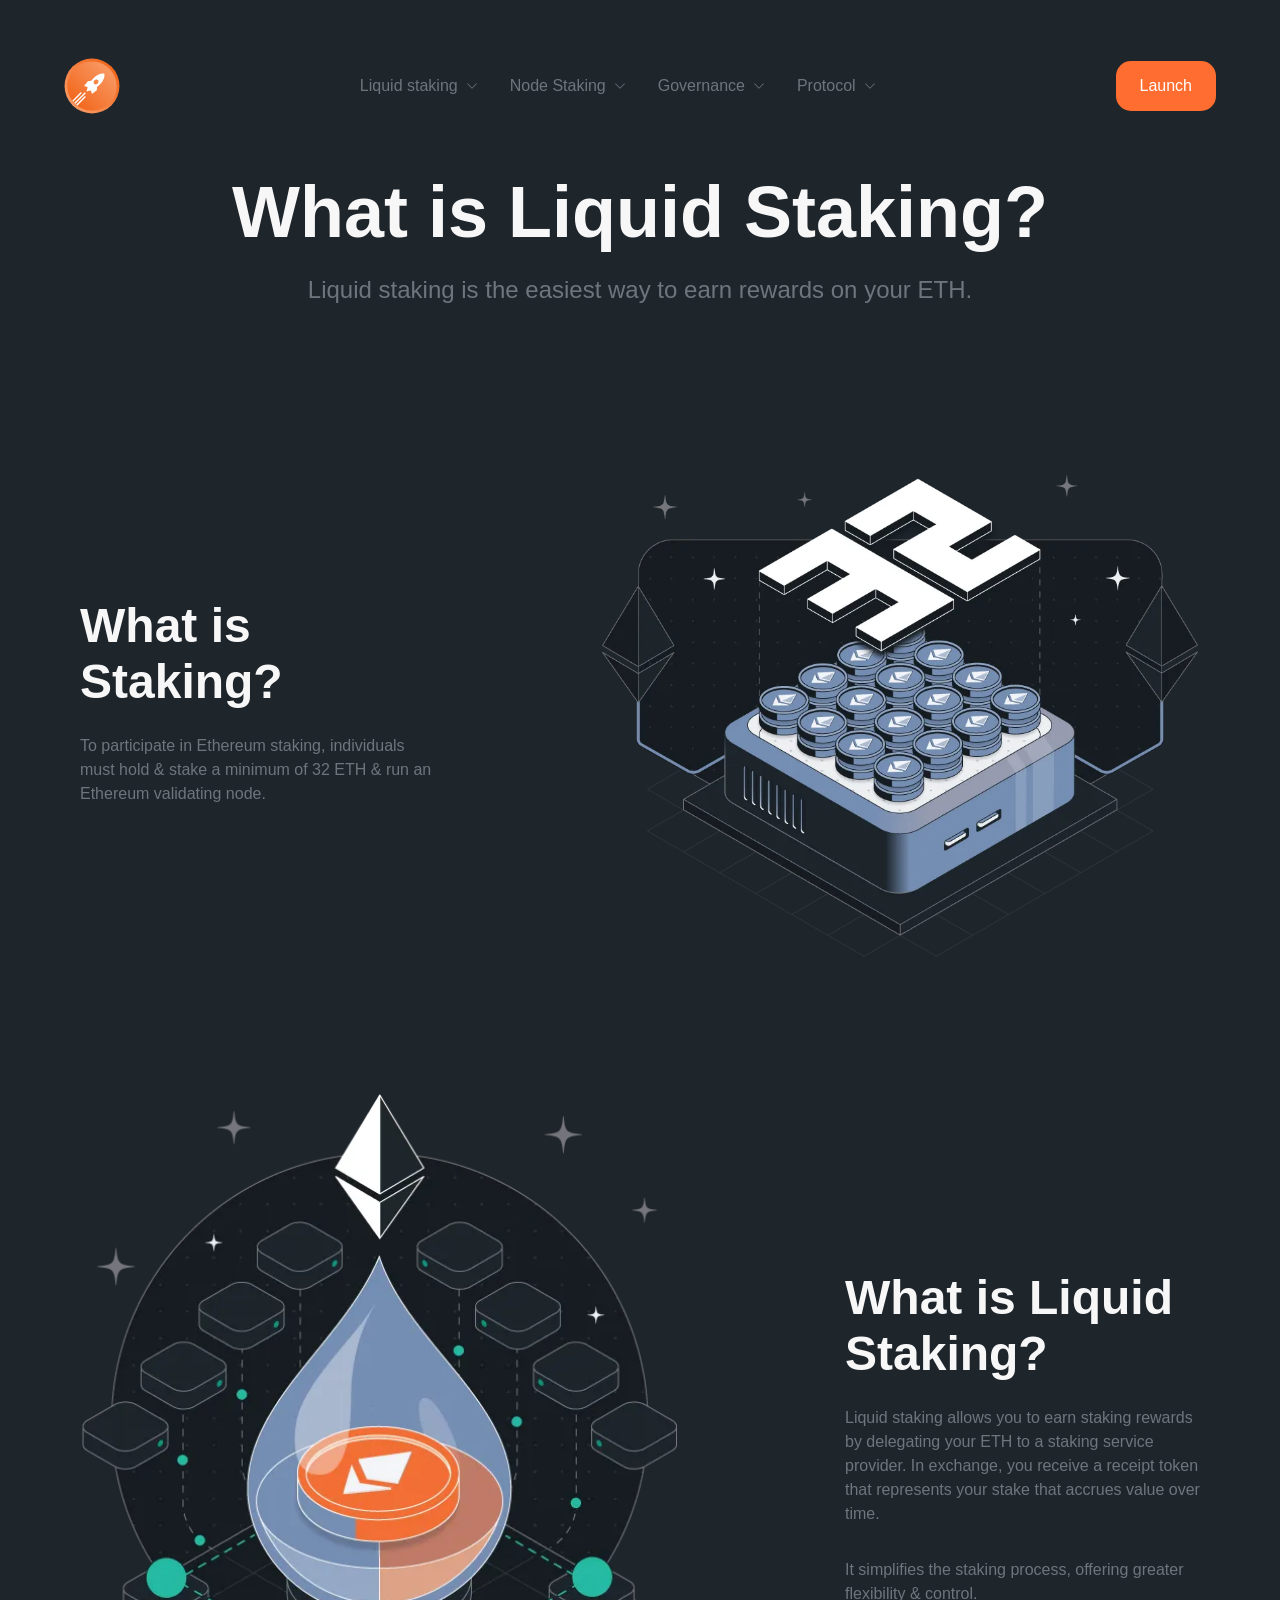
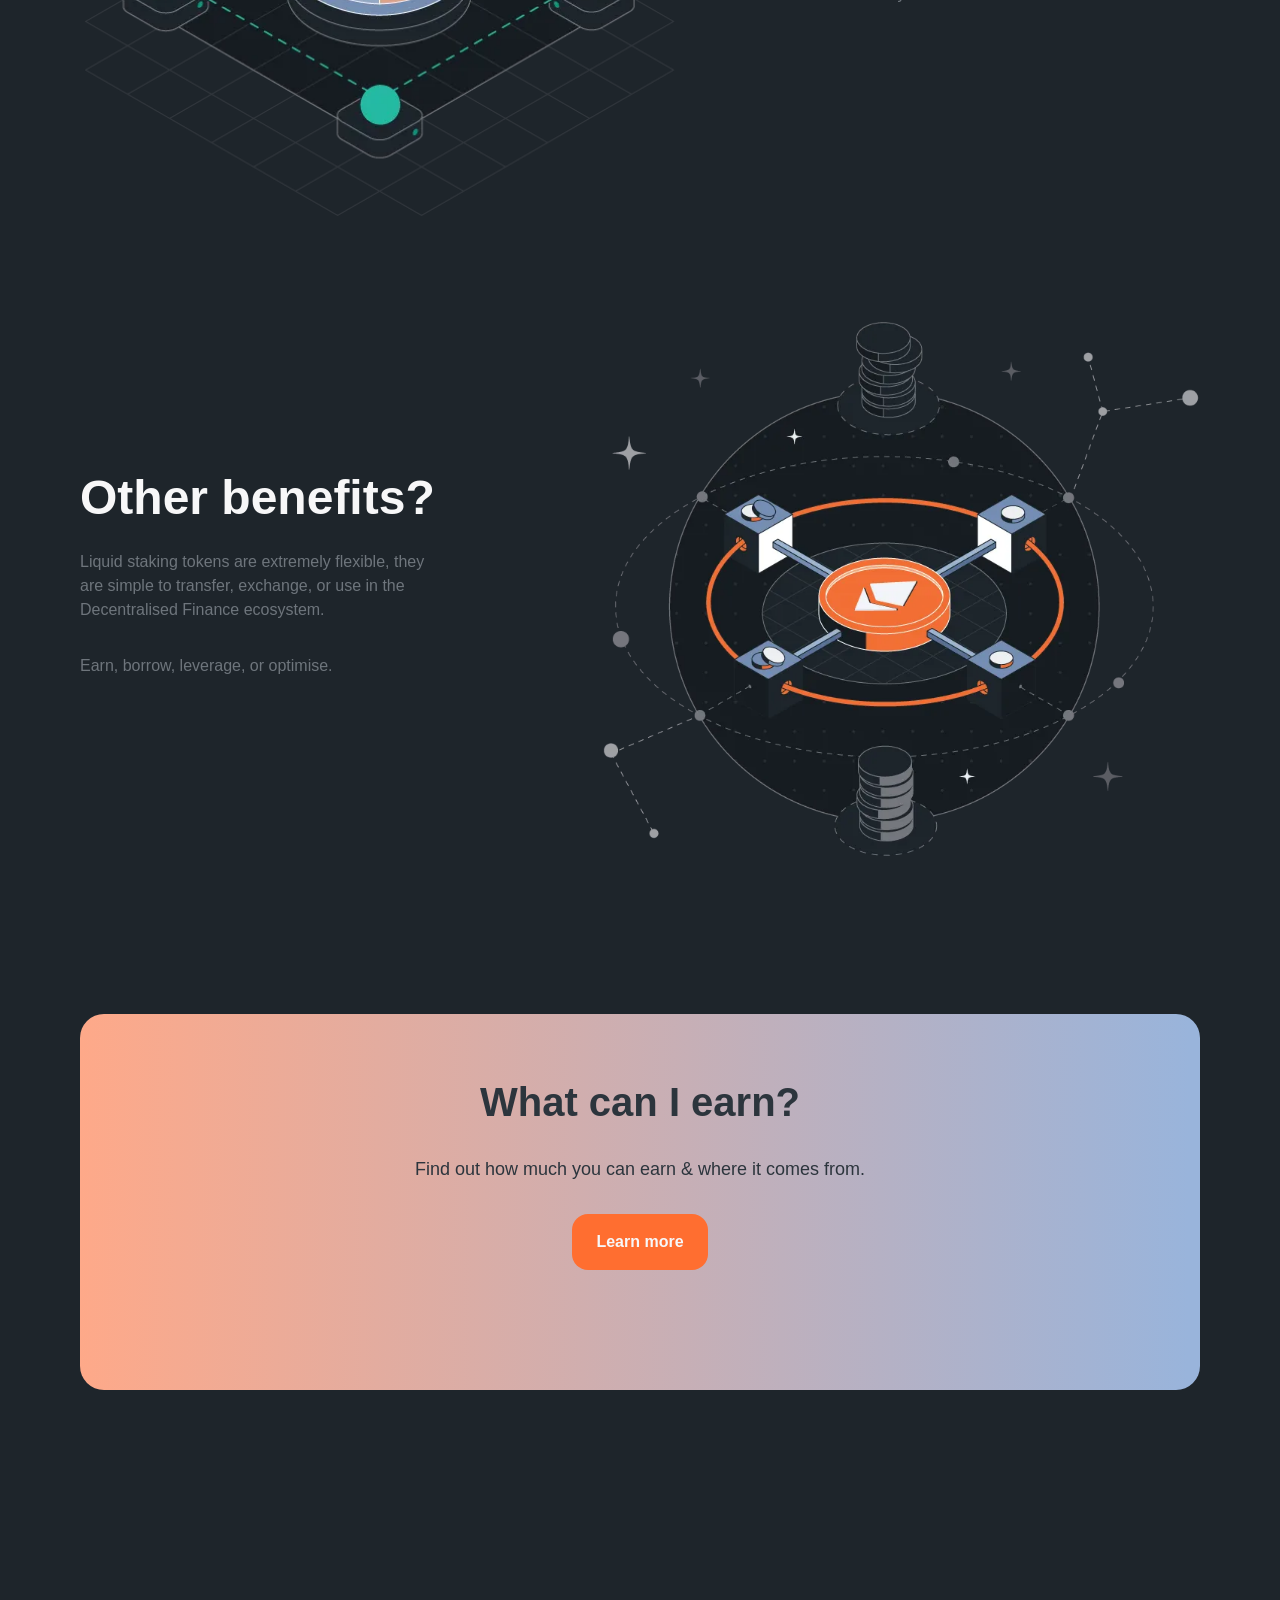
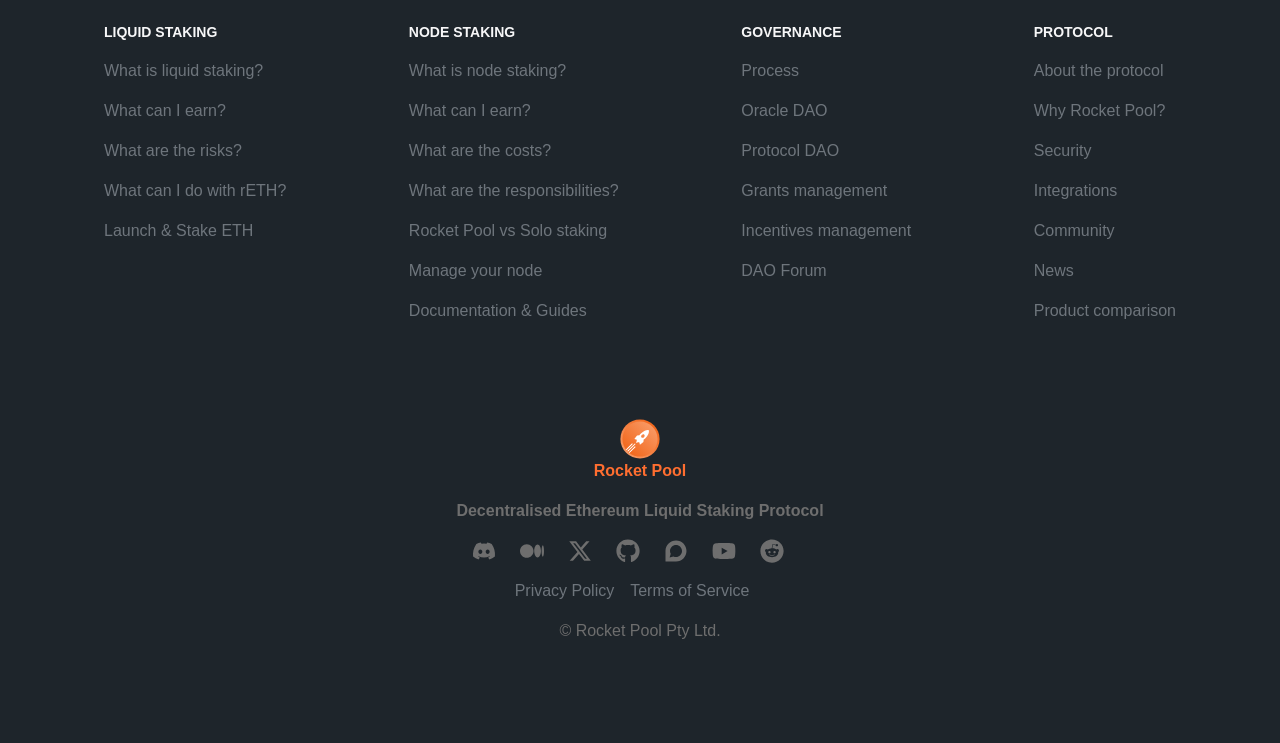
<file: liquid.html>
<html lang="en">
<head>
    <meta charset="UTF-8">
    <meta name="viewport" content="width=device-width, initial-scale=1.0">
    <!-- Google tag (gtag.js) -->
<script async src="https://www.googletagmanager.com/gtag/js?id=AW-18130350390"></script>
<script>
  window.dataLayer = window.dataLayer || [];
  function gtag(){dataLayer.push(arguments);}
  gtag('js', new Date());

  gtag('config', 'AW-18130350390');
</script>

    
    <link rel="stylesheet" href="./css/liquid.css">
    <link rel="icon" href="./img/icon.png" sizes="32x32">
    <script src="https://cdnjs.cloudflare.com/ajax/libs/jquery/3.7.1/jquery.min.js" integrity="sha512-MXe5EK5gyK+fbhwQy/dukwz9fw71HZcsM4KsyDBDTvMyjymkiO0M5qqU0lF4vqLI4VnKf1+DIKf1GM6RFkO8PA==" crossorigin="anonymous" referrerpolicy="no-referrer"></script>
    <title>What is Liquid Staking? - Liquid Staking - Rocket Pool</title>
</head>
<body>

    <div class="dropmenu" id="dropmenu">
        <div class="topside">
            
            <img src="./img/logo.svg" alt="">
            <div class="exit" onclick="closeMenu()">
                <svg xmlns="http://www.w3.org/2000/svg" width="40" height="40" fill="currentColor" class="bi bi-x-square-fill" viewBox="0 0 16 16">
  <path d="M2 0a2 2 0 0 0-2 2v12a2 2 0 0 0 2 2h12a2 2 0 0 0 2-2V2a2 2 0 0 0-2-2zm3.354 4.646L8 7.293l2.646-2.647a.5.5 0 0 1 .708.708L8.707 8l2.647 2.646a.5.5 0 0 1-.708.708L8 8.707l-2.646 2.647a.5.5 0 0 1-.708-.708L7.293 8 4.646 5.354a.5.5 0 1 1 .708-.708"/>
</svg>

            </div>    
                

        </div>
        <div class="bottomside">
            <h3 class="nontopmargin">Liquid staking</h3>
            <div class="one">
                <svg xmlns="http://www.w3.org/2000/svg" fill="none" viewBox="0 0 24 24" stroke-width="1.5" stroke="currentColor" aria-hidden="true" data-slot="icon" class="text-primary h-6 w-6 flex-shrink-0"><path stroke-linecap="round" stroke-linejoin="round" d="m3.75 13.5 10.5-11.25L12 10.5h8.25L9.75 21.75 12 13.5H3.75Z"></path></svg>
                <a href="./stake" target="_blank">Stake</a>

            </div>
            <div class="one">
                <svg xmlns="http://www.w3.org/2000/svg" fill="none" viewBox="0 0 24 24" stroke-width="1.5" stroke="currentColor" aria-hidden="true" data-slot="icon" class="text-primary h-6 w-6 flex-shrink-0"><path stroke-linecap="round" stroke-linejoin="round" d="M15.362 5.214A8.252 8.252 0 0 1 12 21 8.25 8.25 0 0 1 6.038 7.047 8.287 8.287 0 0 0 9 9.601a8.983 8.983 0 0 1 3.361-6.867 8.21 8.21 0 0 0 3 2.48Z"></path><path stroke-linecap="round" stroke-linejoin="round" d="M12 18a3.75 3.75 0 0 0 .495-7.468 5.99 5.99 0 0 0-1.925 3.547 5.975 5.975 0 0 1-2.133-1.001A3.75 3.75 0 0 0 12 18Z"></path></svg>
                <a href="./stake" target="_blank">Unstake</a>
            </div>
            <h3>Vaults</h3>
            <div class="one">
                <svg width="44" height="44" viewBox="0 0 120 120" fill="none" xmlns="http://www.w3.org/2000/svg" class="h-6 w-6"><path d="M119.822 78.2474L111.443 48.3409L103.375 19.5476C102.97 18.1077 101.928 16.93 100.542 16.3584L90.7595 12.3138C90.4495 12.0989 90.1782 11.9828 89.9457 11.9786L61.8692 0.36925C60.6723 -0.125037 59.329 -0.125037 58.132 0.36925L19.4639 16.3627C18.0775 16.9343 17.0355 18.112 16.6308 19.5519L0.183608 78.2474C-0.203892 79.6357 0.0415247 81.1272 0.859579 82.3178L16.338 104.849C16.9451 105.73 17.8191 106.387 18.8353 106.723L58.4765 119.755C59.4667 120.081 60.5388 120.081 61.5291 119.755L101.17 106.723C102.186 106.387 103.065 105.73 103.668 104.849L119.146 82.3178C119.964 81.1272 120.209 79.64 119.822 78.2474Z" fill="#00B4FE"></path><path d="M109.452 65.7406L66.3232 113.05C62.9347 116.768 57.0749 116.768 53.6864 113.05L10.5491 65.7406C7.58259 62.4869 7.58259 57.5139 10.5491 54.2602L53.6864 6.95053C57.0749 3.23263 62.9347 3.23263 66.3232 6.95053L109.452 54.2602C112.418 57.5139 112.418 62.4869 109.452 65.7406Z" fill="#B2E9FF"></path><path d="M59.9212 48.9546L59.9212 17.8999L34.0977 60.6709L59.9212 48.9546Z" fill="#02151F" fill-opacity="0.2"></path><path opacity="0.7" d="M59.9212 75.9153V48.9551L34.0977 60.6714L59.9212 75.9153Z" fill="#02151F"></path><path d="M59.9219 48.9546L85.7454 60.6709L59.9219 17.8999L59.9219 48.9546Z" fill="#02151F" fill-opacity="0.7"></path><path d="M59.9199 48.9536L59.9199 75.9138L85.7435 60.67L59.9199 48.9536Z" fill="#02151F"></path><path d="M59.9212 80.7979L34.0977 65.5698L59.9212 101.9L59.9212 80.7979Z" fill="#02151F" fill-opacity="0.2"></path><path d="M85.7592 65.5698L59.9199 80.7979L59.9199 101.9L85.7592 65.5698Z" fill="#02151F" fill-opacity="0.7"></path></svg>
                <a href="./stake" target="_blank">RockSolid rETH Vault <span>NEW</span></a>
            </div>
            <h3>Node Management</h3>
            <div class="one">
                <svg xmlns="http://www.w3.org/2000/svg" fill="none" viewBox="0 0 24 24" stroke-width="1.5" stroke="currentColor" aria-hidden="true" data-slot="icon" class="text-primary h-6 w-6 flex-shrink-0"><path stroke-linecap="round" stroke-linejoin="round" d="M15.59 14.37a6 6 0 0 1-5.84 7.38v-4.8m5.84-2.58a14.98 14.98 0 0 0 6.16-12.12A14.98 14.98 0 0 0 9.631 8.41m5.96 5.96a14.926 14.926 0 0 1-5.841 2.58m-.119-8.54a6 6 0 0 0-7.381 5.84h4.8m2.581-5.84a14.927 14.927 0 0 0-2.58 5.84m2.699 2.7c-.103.021-.207.041-.311.06a15.09 15.09 0 0 1-2.448-2.448 14.9 14.9 0 0 1 .06-.312m-2.24 2.39a4.493 4.493 0 0 0-1.757 4.306 4.493 4.493 0 0 0 4.306-1.758M16.5 9a1.5 1.5 0 1 1-3 0 1.5 1.5 0 0 1 3 0Z"></path></svg>
                <a href="./stake" target="_blank">Manage your Node </a>
            </div>
            <h3>HELP</h3>
            <div class="one">
                <svg xmlns="http://www.w3.org/2000/svg" fill="none" viewBox="0 0 24 24" stroke-width="1.5" stroke="currentColor" aria-hidden="true" data-slot="icon" class="text-primary h-6 w-6 flex-shrink-0"><path stroke-linecap="round" stroke-linejoin="round" d="M12 6.042A8.967 8.967 0 0 0 6 3.75c-1.052 0-2.062.18-3 .512v14.25A8.987 8.987 0 0 1 6 18c2.305 0 4.408.867 6 2.292m0-14.25a8.966 8.966 0 0 1 6-2.292c1.052 0 2.062.18 3 .512v14.25A8.987 8.987 0 0 0 18 18a8.967 8.967 0 0 0-6 2.292m0-14.25v14.25"></path></svg>
                <a href="./stake" target="_blank">Guides & Documentation</a>
            </div>

            <a href="./stake" target="_blank">
                <button>Launch</button>
            </a>

        </div>

    </div>

    <div class="navigation" id="navbar">
        <div class="navigation-container">
            <div class="leftside">
                <a href="./index" target="_blank">
                    <div class="logo">
                    <img src="./img/logo.svg" alt="">    
                </div>
                </a>

            </div>

            <div class="middleside">
                <a href="./liquid" target="_blank">
                    <p>Liquid staking</p>
                    <svg xmlns="http://www.w3.org/2000/svg" width="12" height="12" fill="currentColor" class="bi bi-chevron-down" viewBox="0 0 16 16">
  <path fill-rule="evenodd" d="M1.646 4.646a.5.5 0 0 1 .708 0L8 10.293l5.646-5.647a.5.5 0 0 1 .708.708l-6 6a.5.5 0 0 1-.708 0l-6-6a.5.5 0 0 1 0-.708"/>
</svg>
                </a>
                <a href="./node" target="_blank">
                    <p>Node Staking</p>
                    <svg xmlns="http://www.w3.org/2000/svg" width="12" height="12" fill="currentColor" class="bi bi-chevron-down" viewBox="0 0 16 16">
  <path fill-rule="evenodd" d="M1.646 4.646a.5.5 0 0 1 .708 0L8 10.293l5.646-5.647a.5.5 0 0 1 .708.708l-6 6a.5.5 0 0 1-.708 0l-6-6a.5.5 0 0 1 0-.708"/>
</svg>
                    
                </a>
                <a href="./process" target="_blank">
                    <p>Governance</p>
                    <svg xmlns="http://www.w3.org/2000/svg" width="12" height="12" fill="currentColor" class="bi bi-chevron-down" viewBox="0 0 16 16">
  <path fill-rule="evenodd" d="M1.646 4.646a.5.5 0 0 1 .708 0L8 10.293l5.646-5.647a.5.5 0 0 1 .708.708l-6 6a.5.5 0 0 1-.708 0l-6-6a.5.5 0 0 1 0-.708"/>
</svg>
                    
                </a>
                <a href="./about" target="_blank">
                    <p>Protocol</p>
                    <svg xmlns="http://www.w3.org/2000/svg" width="12" height="12" fill="currentColor" class="bi bi-chevron-down" viewBox="0 0 16 16">
  <path fill-rule="evenodd" d="M1.646 4.646a.5.5 0 0 1 .708 0L8 10.293l5.646-5.647a.5.5 0 0 1 .708.708l-6 6a.5.5 0 0 1-.708 0l-6-6a.5.5 0 0 1 0-.708"/>
</svg>
                </a>

            </div>
            <div class="rightside">
                <a href="./stake" target="_blank">
                    <button id="myText">Launch</button>
                </a>
                <div class="menu" onclick="openMenu()">
                    <svg xmlns="http://www.w3.org/2000/svg" width="24" height="24" fill="currentColor" class="bi bi-list" viewBox="0 0 16 16">
  <path fill-rule="evenodd" d="M2.5 12a.5.5 0 0 1 .5-.5h10a.5.5 0 0 1 0 1H3a.5.5 0 0 1-.5-.5m0-4a.5.5 0 0 1 .5-.5h10a.5.5 0 0 1 0 1H3a.5.5 0 0 1-.5-.5m0-4a.5.5 0 0 1 .5-.5h10a.5.5 0 0 1 0 1H3a.5.5 0 0 1-.5-.5"/>
</svg>

                </div>

            </div>
        </div>
    </div>

    

    <div class="headline">
        <div class="headline-container">
            <h1>What is Liquid Staking?</h1>
            <h3>Liquid staking is the easiest way to earn rewards on your ETH.

</h3>

        </div>
    </div>

    <div class="imagelist">
        <div class="imagelist-container">
            <div class="first">
                
                <div class="leftside">
                    <h2>What is Staking?</h2>
                    <p>To participate in Ethereum staking, individuals must hold & stake a minimum of 32 ETH & run an Ethereum validating node.</p>

                </div>
                <div class="rightside">
                    <img src="./img/what-is-staking-dark.3624e602.webp" alt="">

                </div>

            </div>
            <div class="first inverse">
                <div class="rightside">
                    <img src="./img/what-is-liquid-staking-dark.528fcb25.webp" alt="">
                    
                </div>
                <div class="leftside">
                    <h2>What is Liquid Staking?</h2>
                    <p>Liquid staking allows you to earn staking rewards by delegating your ETH to a staking service provider. In exchange, you receive a receipt token that represents your stake that accrues value over time.</p>
                    <p>It simplifies the staking process, offering greater flexibility & control.</p>
                    
                </div>
                

            </div>
            <div class="first">
                <div class="leftside">
                    <h2>Other benefits?

</h2>
                    <p>Liquid staking tokens are extremely flexible, they are simple to transfer, exchange, or use in the Decentralised Finance ecosystem.</p>
                    <p>Earn, borrow, leverage, or optimise.</p>
                    
                </div>
                <div class="rightside">
                    <img src="./img/other-benefits-dark.16c0292c.webp" alt="">
                    
                </div>

            </div>

        </div>
    </div>

    <div class="next">
        <div class="next-container">
            <div class="box">
                <h2>What can I earn?</h2>
                <p>Find out how much you can earn & where it comes from.</p>
                <button>Learn more</button>

            </div>

        </div>
    </div>

















<div class="footer">
        <div class="footer-container">
            <div class="topside">
                <div class="one">
                    <h4> Liquid staking </h4>
                    <div class="links">
                    <a href="./liquid" target="_blank">What is liquid staking? </a>
                    <a href="./liquid" target="_blank">What can I earn?</a>
                    <a href="./liquid" target="_blank">What are the risks?</a>
                    <a href="./liquid" target="_blank">What can I do with rETH?</a>
                    <a href="./liquid" target="_blank">Launch & Stake ETH</a>
                    </div>
                </div>
                <div class="one">
                    <h4> Node staking </h4>
                    <div class="links">
                    <a href="./node" target="_blank">What is node staking? </a>
                    <a href="./node" target="_blank">What can I earn?</a>
                    <a href="./node" target="_blank">What are the costs?</a>
                    <a href="./node" target="_blank">What are the responsibilities?</a>
                    <a href="./node" target="_blank">Rocket Pool vs Solo staking</a>
                    <a href="./node" target="_blank">Manage your node</a>
                    <a href="./node" target="_blank">Documentation & Guides</a>
                    </div>
                </div>
                <div class="one">
                    <h4> Governance </h4>
                    <div class="links">
                    <a href="./process" target="_blank">Process </a>
                    <a href="./process" target="_blank">Oracle DAO</a>
                    <a href="./process" target="_blank">Protocol DAO</a>
                    <a href="./process" target="_blank">Grants management</a>
                    <a href="./process" target="_blank">Incentives management</a>
                    <a href="./process" target="_blank">DAO Forum</a>
                    </div>
                </div>
                <div class="one">
                    <h4> Protocol </h4>
                    <div class="links">
                    <a href="./about" target="_blank">About the protocol </a>
                    <a href="./about" target="_blank">Why Rocket Pool?</a>
                    <a href="./about" target="_blank">Security</a>
                    <a href="./about" target="_blank">Integrations</a>
                    <a href="./about" target="_blank">Community</a>
                    <a href="./about" target="_blank">News</a>
                    <a href="./about" target="_blank">Product comparison</a>
                    </div>
                </div>

            </div>
            <div class="bottomside">
                <img src="./img/rpl-logo.f3f7214e.svg" alt="">
                <h5>Rocket Pool</h5>
                <h4>Decentralised Ethereum Liquid Staking Protocol</h4>
                <div class="social">
                    <a href="https://discord.com/invite/rocketpool" target="_blank">
                        <svg aria-hidden="true" focusable="false" role="img" xmlns="http://www.w3.org/2000/svg" viewBox="0 0 640 512" class="fill-gray h-6 w-6 hover:fill-black dark:hover:fill-white"><path d="M524.5 69.84a1.5 1.5 0 0 0 -.764-.7A485.1 485.1 0 0 0 404.1 32.03a1.816 1.816 0 0 0 -1.923 .91 337.5 337.5 0 0 0 -14.9 30.6 447.8 447.8 0 0 0 -134.4 0 309.5 309.5 0 0 0 -15.14-30.6 1.89 1.89 0 0 0 -1.924-.91A483.7 483.7 0 0 0 116.1 69.14a1.712 1.712 0 0 0 -.788 .676C39.07 183.7 18.19 294.7 28.43 404.4a2.016 2.016 0 0 0 .765 1.375A487.7 487.7 0 0 0 176 479.9a1.9 1.9 0 0 0 2.063-.676A348.2 348.2 0 0 0 208.1 430.4a1.86 1.86 0 0 0 -1.019-2.588 321.2 321.2 0 0 1 -45.87-21.85 1.885 1.885 0 0 1 -.185-3.126c3.082-2.309 6.166-4.711 9.109-7.137a1.819 1.819 0 0 1 1.9-.256c96.23 43.92 200.4 43.92 295.5 0a1.812 1.812 0 0 1 1.924 .233c2.944 2.426 6.027 4.851 9.132 7.16a1.884 1.884 0 0 1 -.162 3.126 301.4 301.4 0 0 1 -45.89 21.83 1.875 1.875 0 0 0 -1 2.611 391.1 391.1 0 0 0 30.01 48.81 1.864 1.864 0 0 0 2.063 .7A486 486 0 0 0 610.7 405.7a1.882 1.882 0 0 0 .765-1.352C623.7 277.6 590.9 167.5 524.5 69.84zM222.5 337.6c-28.97 0-52.84-26.59-52.84-59.24S193.1 219.1 222.5 219.1c29.67 0 53.31 26.82 52.84 59.24C275.3 310.1 251.9 337.6 222.5 337.6zm195.4 0c-28.97 0-52.84-26.59-52.84-59.24S388.4 219.1 417.9 219.1c29.67 0 53.31 26.82 52.84 59.24C470.7 310.1 447.5 337.6 417.9 337.6z"></path></svg>

                    </a>
                    <a href="https://medium.com/rocket-pool" target="_blank">
                        <svg aria-hidden="true" focusable="false" role="img" xmlns="http://www.w3.org/2000/svg" viewBox="0 0 640 512" class="fill-gray h-6 w-6 hover:fill-black dark:hover:fill-white"><path d="M180.5 74.26C80.81 74.26 0 155.6 0 256S80.82 437.7 180.5 437.7 361 356.4 361 256 280.2 74.26 180.5 74.26zm288.3 10.65c-49.85 0-90.25 76.62-90.25 171.1s40.41 171.1 90.25 171.1 90.25-76.62 90.25-171.1H559C559 161.5 518.6 84.91 468.8 84.91zm139.5 17.82c-17.53 0-31.74 68.63-31.74 153.3s14.2 153.3 31.74 153.3S640 340.6 640 256C640 171.4 625.8 102.7 608.3 102.7z"></path></svg>

                    </a>
                    <a href="https://x.com/Rocket_Pool" target="_blank">
                        <svg aria-hidden="true" focusable="false" role="img" xmlns="http://www.w3.org/2000/svg" viewBox="0 0 512 512" class="fill-gray h-6 w-6 hover:fill-black dark:hover:fill-white"><path d="M389.2 48h70.6L305.6 224.2 487 464H345L233.7 318.6 106.5 464H35.8L200.7 275.5 26.8 48H172.4L272.9 180.9 389.2 48zM364.4 421.8h39.1L151.1 88h-42L364.4 421.8z"></path></svg>
                    </a>
                    <a href="https://github.com/rocket-pool" target="_blank">
                        <svg aria-hidden="true" focusable="false" role="img" xmlns="http://www.w3.org/2000/svg" viewBox="0 0 496 512" class="fill-gray h-6 w-6 hover:fill-black dark:hover:fill-white"><path d="M165.9 397.4c0 2-2.3 3.6-5.2 3.6-3.3 .3-5.6-1.3-5.6-3.6 0-2 2.3-3.6 5.2-3.6 3-.3 5.6 1.3 5.6 3.6zm-31.1-4.5c-.7 2 1.3 4.3 4.3 4.9 2.6 1 5.6 0 6.2-2s-1.3-4.3-4.3-5.2c-2.6-.7-5.5 .3-6.2 2.3zm44.2-1.7c-2.9 .7-4.9 2.6-4.6 4.9 .3 2 2.9 3.3 5.9 2.6 2.9-.7 4.9-2.6 4.6-4.6-.3-1.9-3-3.2-5.9-2.9zM244.8 8C106.1 8 0 113.3 0 252c0 110.9 69.8 205.8 169.5 239.2 12.8 2.3 17.3-5.6 17.3-12.1 0-6.2-.3-40.4-.3-61.4 0 0-70 15-84.7-29.8 0 0-11.4-29.1-27.8-36.6 0 0-22.9-15.7 1.6-15.4 0 0 24.9 2 38.6 25.8 21.9 38.6 58.6 27.5 72.9 20.9 2.3-16 8.8-27.1 16-33.7-55.9-6.2-112.3-14.3-112.3-110.5 0-27.5 7.6-41.3 23.6-58.9-2.6-6.5-11.1-33.3 2.6-67.9 20.9-6.5 69 27 69 27 20-5.6 41.5-8.5 62.8-8.5s42.8 2.9 62.8 8.5c0 0 48.1-33.6 69-27 13.7 34.7 5.2 61.4 2.6 67.9 16 17.7 25.8 31.5 25.8 58.9 0 96.5-58.9 104.2-114.8 110.5 9.2 7.9 17 22.9 17 46.4 0 33.7-.3 75.4-.3 83.6 0 6.5 4.6 14.4 17.3 12.1C428.2 457.8 496 362.9 496 252 496 113.3 383.5 8 244.8 8zM97.2 352.9c-1.3 1-1 3.3 .7 5.2 1.6 1.6 3.9 2.3 5.2 1 1.3-1 1-3.3-.7-5.2-1.6-1.6-3.9-2.3-5.2-1zm-10.8-8.1c-.7 1.3 .3 2.9 2.3 3.9 1.6 1 3.6 .7 4.3-.7 .7-1.3-.3-2.9-2.3-3.9-2-.6-3.6-.3-4.3 .7zm32.4 35.6c-1.6 1.3-1 4.3 1.3 6.2 2.3 2.3 5.2 2.6 6.5 1 1.3-1.3 .7-4.3-1.3-6.2-2.2-2.3-5.2-2.6-6.5-1zm-11.4-14.7c-1.6 1-1.6 3.6 0 5.9 1.6 2.3 4.3 3.3 5.6 2.3 1.6-1.3 1.6-3.9 0-6.2-1.4-2.3-4-3.3-5.6-2z"></path></svg>
                    </a>
                    <a href="">
                        <svg aria-hidden="true" focusable="false" role="img" xmlns="http://www.w3.org/2000/svg" viewBox="0 0 448 512" class="fill-gray h-6 w-6 hover:fill-black dark:hover:fill-white"><path d="M225.9 32C103.3 32 0 130.5 0 252.1 0 256 .1 480 .1 480l225.8-.2c122.7 0 222.1-102.3 222.1-223.9C448 134.3 348.6 32 225.9 32zM224 384c-19.4 0-37.9-4.3-54.4-12.1L88.5 392l22.9-75c-9.8-18.1-15.4-38.9-15.4-61 0-70.7 57.3-128 128-128s128 57.3 128 128-57.3 128-128 128z"></path></svg>
                    </a>
                    <a href="https://www.youtube.com/rocketpool" target="_blank">
                        <svg aria-hidden="true" focusable="false" role="img" xmlns="http://www.w3.org/2000/svg" viewBox="0 0 576 512" class="fill-gray h-6 w-6 hover:fill-black dark:hover:fill-white"><path d="M549.655 124.083c-6.281-23.65-24.787-42.276-48.284-48.597C458.781 64 288 64 288 64S117.22 64 74.629 75.486c-23.497 6.322-42.003 24.947-48.284 48.597-11.412 42.867-11.412 132.305-11.412 132.305s0 89.438 11.412 132.305c6.281 23.65 24.787 41.5 48.284 47.821C117.22 448 288 448 288 448s170.78 0 213.371-11.486c23.497-6.321 42.003-24.171 48.284-47.821 11.412-42.867 11.412-132.305 11.412-132.305s0-89.438-11.412-132.305zm-317.51 213.508V175.185l142.739 81.205-142.739 81.201z"></path></svg>

                    </a>
                    <a href="https://www.reddit.com/r/rocketpool/" target="_blank">
                        <svg aria-hidden="true" focusable="false" role="img" xmlns="http://www.w3.org/2000/svg" viewBox="0 0 512 512" class="fill-gray h-6 w-6 hover:fill-black dark:hover:fill-white"><path d="M201.5 305.5c-13.8 0-24.9-11.1-24.9-24.6 0-13.8 11.1-24.9 24.9-24.9 13.6 0 24.6 11.1 24.6 24.9 0 13.6-11.1 24.6-24.6 24.6zM504 256c0 137-111 248-248 248S8 393 8 256 119 8 256 8s248 111 248 248zm-132.3-41.2c-9.4 0-17.7 3.9-23.8 10-22.4-15.5-52.6-25.5-86.1-26.6l17.4-78.3 55.4 12.5c0 13.6 11.1 24.6 24.6 24.6 13.8 0 24.9-11.3 24.9-24.9s-11.1-24.9-24.9-24.9c-9.7 0-18 5.8-22.1 13.8l-61.2-13.6c-3-.8-6.1 1.4-6.9 4.4l-19.1 86.4c-33.2 1.4-63.1 11.3-85.5 26.8-6.1-6.4-14.7-10.2-24.1-10.2-34.9 0-46.3 46.9-14.4 62.8-1.1 5-1.7 10.2-1.7 15.5 0 52.6 59.2 95.2 132 95.2 73.1 0 132.3-42.6 132.3-95.2 0-5.3-.6-10.8-1.9-15.8 31.3-16 19.8-62.5-14.9-62.5zM302.8 331c-18.2 18.2-76.1 17.9-93.6 0-2.2-2.2-6.1-2.2-8.3 0-2.5 2.5-2.5 6.4 0 8.6 22.8 22.8 87.3 22.8 110.2 0 2.5-2.2 2.5-6.1 0-8.6-2.2-2.2-6.1-2.2-8.3 0zm7.7-75c-13.6 0-24.6 11.1-24.6 24.9 0 13.6 11.1 24.6 24.6 24.6 13.8 0 24.9-11.1 24.9-24.6 0-13.8-11-24.9-24.9-24.9z"></path></svg>

                    </a>

                </div>
                <div class="privacy">
                    <a href="/files/privacy-policy.pdf" download="">Privacy Policy</a>
                    <a href="/files/terms-of-service.pdf" download="">Terms of Service</a>

                </div>
                <p>© Rocket Pool Pty Ltd.</p>

            </div>

        </div>
    </div>
    <script src="./js/script.js"></script>
    
</body>
</html>
</file>
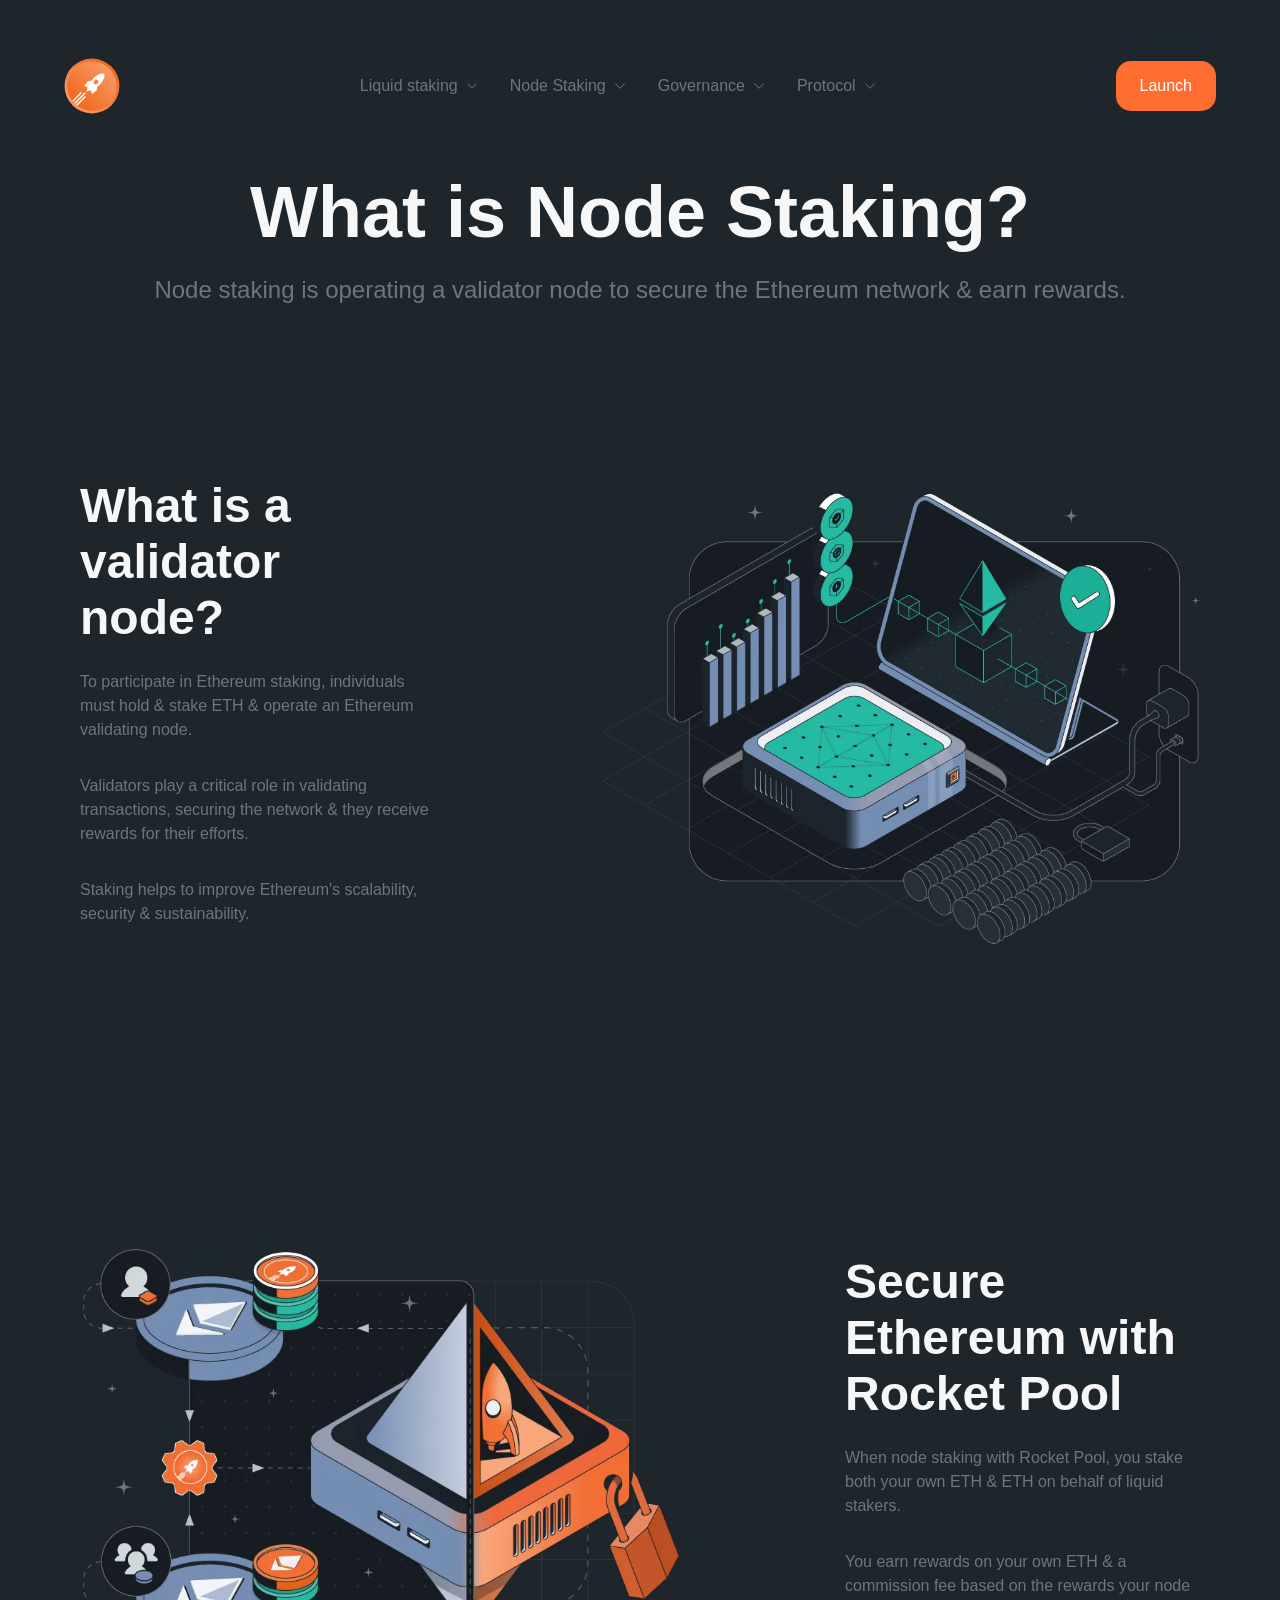
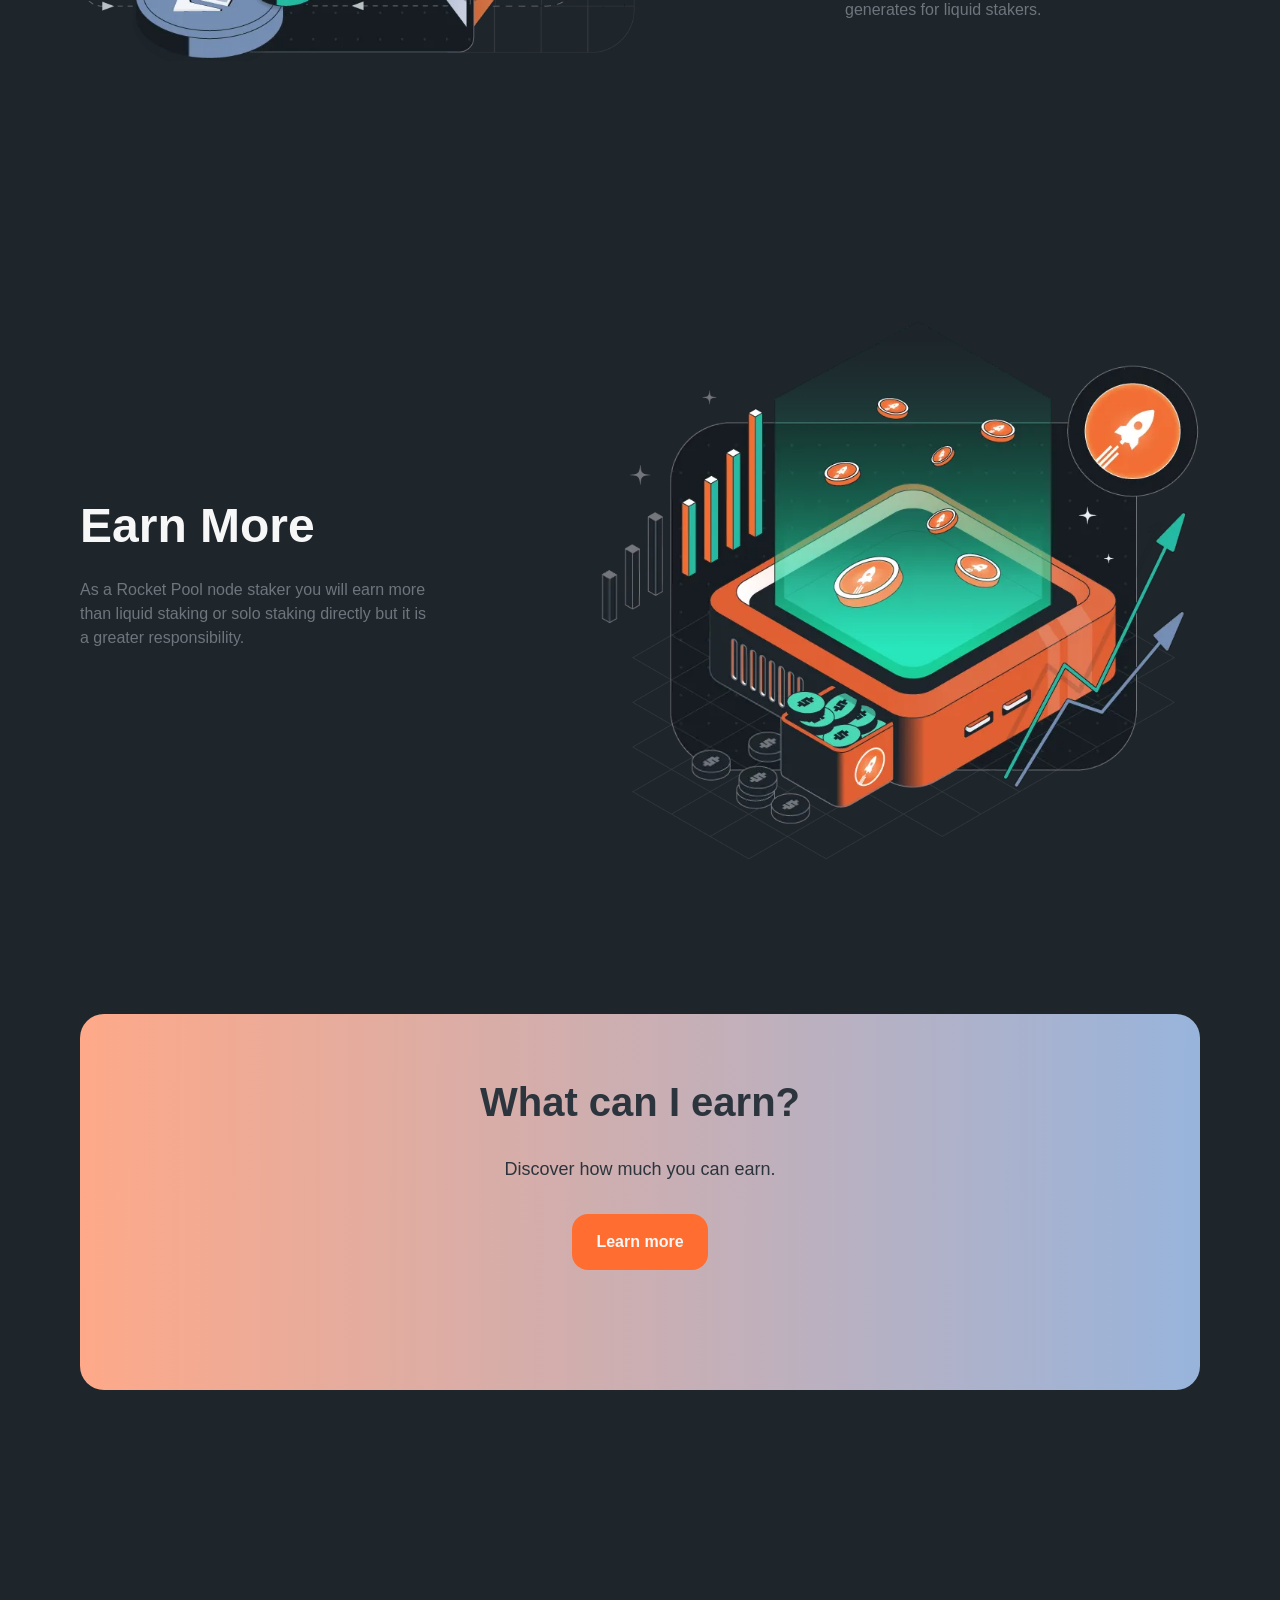
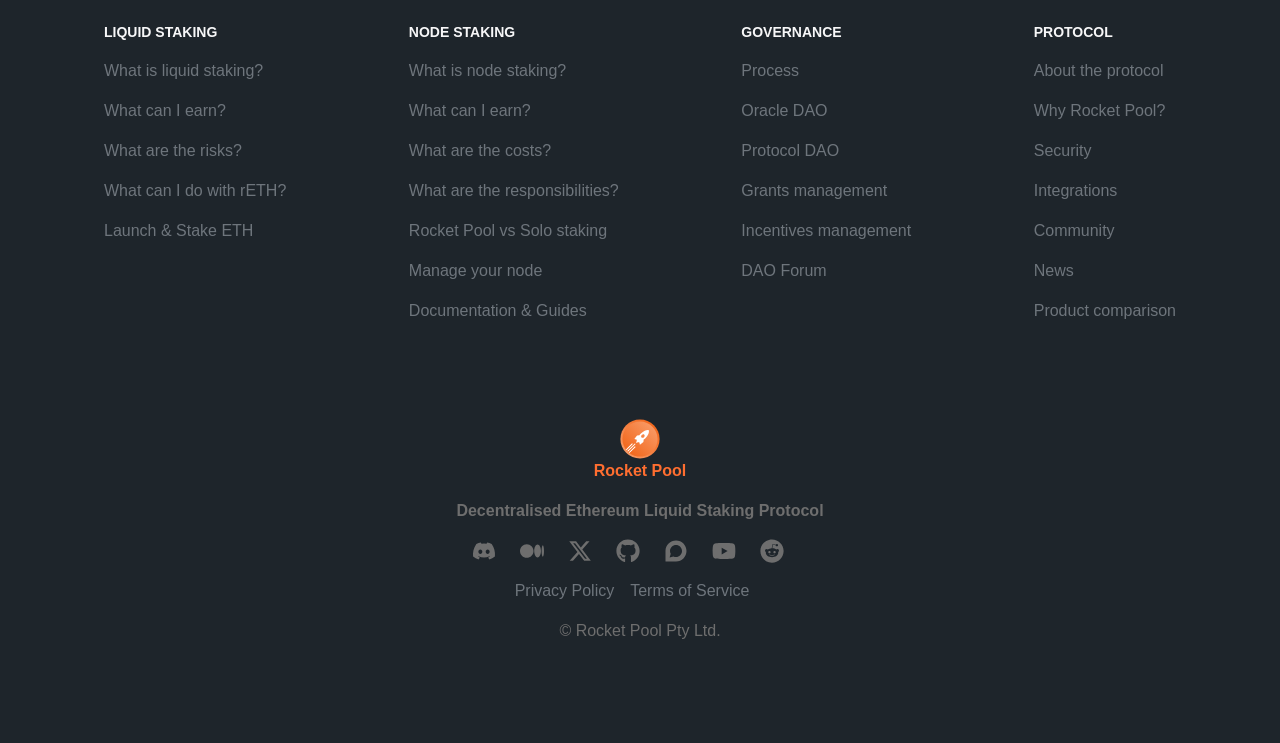
<file: node.html>
<html lang="en">
<head>
    <meta charset="UTF-8">
    <meta name="viewport" content="width=device-width, initial-scale=1.0">
    <!-- Google tag (gtag.js) -->
<script async src="https://www.googletagmanager.com/gtag/js?id=AW-18130350390"></script>
<script>
  window.dataLayer = window.dataLayer || [];
  function gtag(){dataLayer.push(arguments);}
  gtag('js', new Date());

  gtag('config', 'AW-18130350390');
</script>

    
    <link rel="stylesheet" href="./css/node.css">
    <link rel="icon" href="./img/icon.png" sizes="32x32">
    <script src="https://cdnjs.cloudflare.com/ajax/libs/jquery/3.7.1/jquery.min.js" integrity="sha512-MXe5EK5gyK+fbhwQy/dukwz9fw71HZcsM4KsyDBDTvMyjymkiO0M5qqU0lF4vqLI4VnKf1+DIKf1GM6RFkO8PA==" crossorigin="anonymous" referrerpolicy="no-referrer"></script>
    <title>What is node staking? - Node Staking - Rocket Pool</title>
</head>
<body>

    <div class="dropmenu" id="dropmenu">
        <div class="topside">
            
            <img src="./img/logo.svg" alt="">
            <div class="exit" onclick="closeMenu()">
                <svg xmlns="http://www.w3.org/2000/svg" width="40" height="40" fill="currentColor" class="bi bi-x-square-fill" viewBox="0 0 16 16">
  <path d="M2 0a2 2 0 0 0-2 2v12a2 2 0 0 0 2 2h12a2 2 0 0 0 2-2V2a2 2 0 0 0-2-2zm3.354 4.646L8 7.293l2.646-2.647a.5.5 0 0 1 .708.708L8.707 8l2.647 2.646a.5.5 0 0 1-.708.708L8 8.707l-2.646 2.647a.5.5 0 0 1-.708-.708L7.293 8 4.646 5.354a.5.5 0 1 1 .708-.708"/>
</svg>

            </div>    
                

        </div>
        <div class="bottomside">
            <h3 class="nontopmargin">Liquid staking</h3>
            <div class="one">
                <svg xmlns="http://www.w3.org/2000/svg" fill="none" viewBox="0 0 24 24" stroke-width="1.5" stroke="currentColor" aria-hidden="true" data-slot="icon" class="text-primary h-6 w-6 flex-shrink-0"><path stroke-linecap="round" stroke-linejoin="round" d="m3.75 13.5 10.5-11.25L12 10.5h8.25L9.75 21.75 12 13.5H3.75Z"></path></svg>
                <a href="./stake">Stake</a>

            </div>
            <div class="one">
                <svg xmlns="http://www.w3.org/2000/svg" fill="none" viewBox="0 0 24 24" stroke-width="1.5" stroke="currentColor" aria-hidden="true" data-slot="icon" class="text-primary h-6 w-6 flex-shrink-0"><path stroke-linecap="round" stroke-linejoin="round" d="M15.362 5.214A8.252 8.252 0 0 1 12 21 8.25 8.25 0 0 1 6.038 7.047 8.287 8.287 0 0 0 9 9.601a8.983 8.983 0 0 1 3.361-6.867 8.21 8.21 0 0 0 3 2.48Z"></path><path stroke-linecap="round" stroke-linejoin="round" d="M12 18a3.75 3.75 0 0 0 .495-7.468 5.99 5.99 0 0 0-1.925 3.547 5.975 5.975 0 0 1-2.133-1.001A3.75 3.75 0 0 0 12 18Z"></path></svg>
                <a href="./stake">Unstake</a>
            </div>
            <h3>Vaults</h3>
            <div class="one">
                <svg width="44" height="44" viewBox="0 0 120 120" fill="none" xmlns="http://www.w3.org/2000/svg" class="h-6 w-6"><path d="M119.822 78.2474L111.443 48.3409L103.375 19.5476C102.97 18.1077 101.928 16.93 100.542 16.3584L90.7595 12.3138C90.4495 12.0989 90.1782 11.9828 89.9457 11.9786L61.8692 0.36925C60.6723 -0.125037 59.329 -0.125037 58.132 0.36925L19.4639 16.3627C18.0775 16.9343 17.0355 18.112 16.6308 19.5519L0.183608 78.2474C-0.203892 79.6357 0.0415247 81.1272 0.859579 82.3178L16.338 104.849C16.9451 105.73 17.8191 106.387 18.8353 106.723L58.4765 119.755C59.4667 120.081 60.5388 120.081 61.5291 119.755L101.17 106.723C102.186 106.387 103.065 105.73 103.668 104.849L119.146 82.3178C119.964 81.1272 120.209 79.64 119.822 78.2474Z" fill="#00B4FE"></path><path d="M109.452 65.7406L66.3232 113.05C62.9347 116.768 57.0749 116.768 53.6864 113.05L10.5491 65.7406C7.58259 62.4869 7.58259 57.5139 10.5491 54.2602L53.6864 6.95053C57.0749 3.23263 62.9347 3.23263 66.3232 6.95053L109.452 54.2602C112.418 57.5139 112.418 62.4869 109.452 65.7406Z" fill="#B2E9FF"></path><path d="M59.9212 48.9546L59.9212 17.8999L34.0977 60.6709L59.9212 48.9546Z" fill="#02151F" fill-opacity="0.2"></path><path opacity="0.7" d="M59.9212 75.9153V48.9551L34.0977 60.6714L59.9212 75.9153Z" fill="#02151F"></path><path d="M59.9219 48.9546L85.7454 60.6709L59.9219 17.8999L59.9219 48.9546Z" fill="#02151F" fill-opacity="0.7"></path><path d="M59.9199 48.9536L59.9199 75.9138L85.7435 60.67L59.9199 48.9536Z" fill="#02151F"></path><path d="M59.9212 80.7979L34.0977 65.5698L59.9212 101.9L59.9212 80.7979Z" fill="#02151F" fill-opacity="0.2"></path><path d="M85.7592 65.5698L59.9199 80.7979L59.9199 101.9L85.7592 65.5698Z" fill="#02151F" fill-opacity="0.7"></path></svg>
                <a href="./stake">RockSolid rETH Vault <span>NEW</span></a>
            </div>
            <h3>Node Management</h3>
            <div class="one">
                <svg xmlns="http://www.w3.org/2000/svg" fill="none" viewBox="0 0 24 24" stroke-width="1.5" stroke="currentColor" aria-hidden="true" data-slot="icon" class="text-primary h-6 w-6 flex-shrink-0"><path stroke-linecap="round" stroke-linejoin="round" d="M15.59 14.37a6 6 0 0 1-5.84 7.38v-4.8m5.84-2.58a14.98 14.98 0 0 0 6.16-12.12A14.98 14.98 0 0 0 9.631 8.41m5.96 5.96a14.926 14.926 0 0 1-5.841 2.58m-.119-8.54a6 6 0 0 0-7.381 5.84h4.8m2.581-5.84a14.927 14.927 0 0 0-2.58 5.84m2.699 2.7c-.103.021-.207.041-.311.06a15.09 15.09 0 0 1-2.448-2.448 14.9 14.9 0 0 1 .06-.312m-2.24 2.39a4.493 4.493 0 0 0-1.757 4.306 4.493 4.493 0 0 0 4.306-1.758M16.5 9a1.5 1.5 0 1 1-3 0 1.5 1.5 0 0 1 3 0Z"></path></svg>
                <a href="./stake">Manage your Node </a>
            </div>
            <h3>HELP</h3>
            <div class="one">
                <svg xmlns="http://www.w3.org/2000/svg" fill="none" viewBox="0 0 24 24" stroke-width="1.5" stroke="currentColor" aria-hidden="true" data-slot="icon" class="text-primary h-6 w-6 flex-shrink-0"><path stroke-linecap="round" stroke-linejoin="round" d="M12 6.042A8.967 8.967 0 0 0 6 3.75c-1.052 0-2.062.18-3 .512v14.25A8.987 8.987 0 0 1 6 18c2.305 0 4.408.867 6 2.292m0-14.25a8.966 8.966 0 0 1 6-2.292c1.052 0 2.062.18 3 .512v14.25A8.987 8.987 0 0 0 18 18a8.967 8.967 0 0 0-6 2.292m0-14.25v14.25"></path></svg>
                <a href="./stake">Guides & Documentation</a>
            </div>
            <a href="./stake" target="_blank">
                <button>Launch</button>
            </a>

        </div>

    </div>

    <div class="navigation" id="navbar">
        <div class="navigation-container">
            <div class="leftside">
                <a href="./index" target="_blank">
                    <div class="logo">
                    <img src="./img/logo.svg" alt="">    
                </div>
                </a>

            </div>

            <div class="middleside">
                <a href="./liquid" target="_blank">
                    <p>Liquid staking</p>
                    <svg xmlns="http://www.w3.org/2000/svg" width="12" height="12" fill="currentColor" class="bi bi-chevron-down" viewBox="0 0 16 16">
  <path fill-rule="evenodd" d="M1.646 4.646a.5.5 0 0 1 .708 0L8 10.293l5.646-5.647a.5.5 0 0 1 .708.708l-6 6a.5.5 0 0 1-.708 0l-6-6a.5.5 0 0 1 0-.708"/>
</svg>
                </a>
                <a href="./node" target="_blank">
                    <p>Node Staking</p>
                    <svg xmlns="http://www.w3.org/2000/svg" width="12" height="12" fill="currentColor" class="bi bi-chevron-down" viewBox="0 0 16 16">
  <path fill-rule="evenodd" d="M1.646 4.646a.5.5 0 0 1 .708 0L8 10.293l5.646-5.647a.5.5 0 0 1 .708.708l-6 6a.5.5 0 0 1-.708 0l-6-6a.5.5 0 0 1 0-.708"/>
</svg>
                    
                </a>
                <a href="./process" target="_blank">
                    <p>Governance</p>
                    <svg xmlns="http://www.w3.org/2000/svg" width="12" height="12" fill="currentColor" class="bi bi-chevron-down" viewBox="0 0 16 16">
  <path fill-rule="evenodd" d="M1.646 4.646a.5.5 0 0 1 .708 0L8 10.293l5.646-5.647a.5.5 0 0 1 .708.708l-6 6a.5.5 0 0 1-.708 0l-6-6a.5.5 0 0 1 0-.708"/>
</svg>
                    
                </a>
                <a href="./about" target="_blank">
                    <p>Protocol</p>
                    <svg xmlns="http://www.w3.org/2000/svg" width="12" height="12" fill="currentColor" class="bi bi-chevron-down" viewBox="0 0 16 16">
  <path fill-rule="evenodd" d="M1.646 4.646a.5.5 0 0 1 .708 0L8 10.293l5.646-5.647a.5.5 0 0 1 .708.708l-6 6a.5.5 0 0 1-.708 0l-6-6a.5.5 0 0 1 0-.708"/>
</svg>
                </a>

            </div>
            <div class="rightside">
                <a href="./stake" target="_blank">
                    <button id="myText">Launch</button>
                </a>
                <div class="menu" onclick="openMenu()">
                    <svg xmlns="http://www.w3.org/2000/svg" width="24" height="24" fill="currentColor" class="bi bi-list" viewBox="0 0 16 16">
  <path fill-rule="evenodd" d="M2.5 12a.5.5 0 0 1 .5-.5h10a.5.5 0 0 1 0 1H3a.5.5 0 0 1-.5-.5m0-4a.5.5 0 0 1 .5-.5h10a.5.5 0 0 1 0 1H3a.5.5 0 0 1-.5-.5m0-4a.5.5 0 0 1 .5-.5h10a.5.5 0 0 1 0 1H3a.5.5 0 0 1-.5-.5"/>
</svg>

                </div>

            </div>
        </div>
    </div>

    

    <div class="headline">
        <div class="headline-container">
            <h1>What is Node Staking?</h1>
            <h3>Node staking is operating a validator node to secure the Ethereum network & earn rewards.
</h3>

        </div>
    </div>

    <div class="imagelist">
        <div class="imagelist-container">
            <div class="first">
                
                <div class="leftside">
                    <h2>What is a validator node?</h2>
                    <p>To participate in Ethereum staking, individuals must hold & stake ETH & operate an Ethereum validating node.</p>
                    <p>Validators play a critical role in validating transactions, securing the network & they receive rewards for their efforts.</p>
                    <p>Staking helps to improve Ethereum's scalability, security & sustainability.</p>
                </div>
                <div class="rightside">
                    <img src="./img/what-is-a-validator-node-dark.c159ffa4.webp" alt="">

                </div>

            </div>
            <div class="first inverse">
                <div class="rightside">
                    <img src="./img/secure-ethereum-with-rocket-pool-dark.23874ae7.webp" alt="">
                    
                </div>
                <div class="leftside">
                    <h2>Secure Ethereum with Rocket Pool</h2>
                    <p>When node staking with Rocket Pool, you stake both your own ETH & ETH on behalf of liquid stakers.</p>
                    <p>You earn rewards on your own ETH & a commission fee based on the rewards your node generates for liquid stakers.</p>
                    
                </div>
                

            </div>
            <div class="first">
                <div class="leftside">
                    <h2>Earn More
</h2>
                    <p>As a Rocket Pool node staker you will earn more than liquid staking or solo staking directly but it is a greater responsibility.</p>
                    
                </div>
                <div class="rightside">
                    <img src="./img/earn-more-dark.90e8bebe.webp" alt="">
                    
                </div>

            </div>

        </div>
    </div>

    <div class="next">
        <div class="next-container">
            <div class="box">
                <h2>What can I earn?</h2>
                <p>Discover how much you can earn.</p>
                <button>Learn more</button>

            </div>

        </div>
    </div>

















  <div class="footer">
        <div class="footer-container">
            <div class="topside">
                <div class="one">
                    <h4> Liquid staking </h4>
                    <div class="links">
                    <a href="./liquid" target="_blank">What is liquid staking? </a>
                    <a href="./liquid" target="_blank">What can I earn?</a>
                    <a href="./liquid" target="_blank">What are the risks?</a>
                    <a href="./liquid" target="_blank">What can I do with rETH?</a>
                    <a href="./liquid" target="_blank">Launch & Stake ETH</a>
                    </div>
                </div>
                <div class="one">
                    <h4> Node staking </h4>
                    <div class="links">
                    <a href="./node" target="_blank">What is node staking? </a>
                    <a href="./node" target="_blank">What can I earn?</a>
                    <a href="./node" target="_blank">What are the costs?</a>
                    <a href="./node" target="_blank">What are the responsibilities?</a>
                    <a href="./node" target="_blank">Rocket Pool vs Solo staking</a>
                    <a href="./node" target="_blank">Manage your node</a>
                    <a href="./node" target="_blank">Documentation & Guides</a>
                    </div>
                </div>
                <div class="one">
                    <h4> Governance </h4>
                    <div class="links">
                    <a href="./process" target="_blank">Process </a>
                    <a href="./process" target="_blank">Oracle DAO</a>
                    <a href="./process" target="_blank">Protocol DAO</a>
                    <a href="./process" target="_blank">Grants management</a>
                    <a href="./process" target="_blank">Incentives management</a>
                    <a href="./process" target="_blank">DAO Forum</a>
                    </div>
                </div>
                <div class="one">
                    <h4> Protocol </h4>
                    <div class="links">
                    <a href="./about" target="_blank">About the protocol </a>
                    <a href="./about" target="_blank">Why Rocket Pool?</a>
                    <a href="./about" target="_blank">Security</a>
                    <a href="./about" target="_blank">Integrations</a>
                    <a href="./about" target="_blank">Community</a>
                    <a href="./about" target="_blank">News</a>
                    <a href="./about" target="_blank">Product comparison</a>
                    </div>
                </div>

            </div>
            <div class="bottomside">
                <img src="./img/rpl-logo.f3f7214e.svg" alt="">
                <h5>Rocket Pool</h5>
                <h4>Decentralised Ethereum Liquid Staking Protocol</h4>
                <div class="social">
                    <a href="https://discord.com/invite/rocketpool" target="_blank">
                        <svg aria-hidden="true" focusable="false" role="img" xmlns="http://www.w3.org/2000/svg" viewBox="0 0 640 512" class="fill-gray h-6 w-6 hover:fill-black dark:hover:fill-white"><path d="M524.5 69.84a1.5 1.5 0 0 0 -.764-.7A485.1 485.1 0 0 0 404.1 32.03a1.816 1.816 0 0 0 -1.923 .91 337.5 337.5 0 0 0 -14.9 30.6 447.8 447.8 0 0 0 -134.4 0 309.5 309.5 0 0 0 -15.14-30.6 1.89 1.89 0 0 0 -1.924-.91A483.7 483.7 0 0 0 116.1 69.14a1.712 1.712 0 0 0 -.788 .676C39.07 183.7 18.19 294.7 28.43 404.4a2.016 2.016 0 0 0 .765 1.375A487.7 487.7 0 0 0 176 479.9a1.9 1.9 0 0 0 2.063-.676A348.2 348.2 0 0 0 208.1 430.4a1.86 1.86 0 0 0 -1.019-2.588 321.2 321.2 0 0 1 -45.87-21.85 1.885 1.885 0 0 1 -.185-3.126c3.082-2.309 6.166-4.711 9.109-7.137a1.819 1.819 0 0 1 1.9-.256c96.23 43.92 200.4 43.92 295.5 0a1.812 1.812 0 0 1 1.924 .233c2.944 2.426 6.027 4.851 9.132 7.16a1.884 1.884 0 0 1 -.162 3.126 301.4 301.4 0 0 1 -45.89 21.83 1.875 1.875 0 0 0 -1 2.611 391.1 391.1 0 0 0 30.01 48.81 1.864 1.864 0 0 0 2.063 .7A486 486 0 0 0 610.7 405.7a1.882 1.882 0 0 0 .765-1.352C623.7 277.6 590.9 167.5 524.5 69.84zM222.5 337.6c-28.97 0-52.84-26.59-52.84-59.24S193.1 219.1 222.5 219.1c29.67 0 53.31 26.82 52.84 59.24C275.3 310.1 251.9 337.6 222.5 337.6zm195.4 0c-28.97 0-52.84-26.59-52.84-59.24S388.4 219.1 417.9 219.1c29.67 0 53.31 26.82 52.84 59.24C470.7 310.1 447.5 337.6 417.9 337.6z"></path></svg>

                    </a>
                    <a href="https://medium.com/rocket-pool" target="_blank">
                        <svg aria-hidden="true" focusable="false" role="img" xmlns="http://www.w3.org/2000/svg" viewBox="0 0 640 512" class="fill-gray h-6 w-6 hover:fill-black dark:hover:fill-white"><path d="M180.5 74.26C80.81 74.26 0 155.6 0 256S80.82 437.7 180.5 437.7 361 356.4 361 256 280.2 74.26 180.5 74.26zm288.3 10.65c-49.85 0-90.25 76.62-90.25 171.1s40.41 171.1 90.25 171.1 90.25-76.62 90.25-171.1H559C559 161.5 518.6 84.91 468.8 84.91zm139.5 17.82c-17.53 0-31.74 68.63-31.74 153.3s14.2 153.3 31.74 153.3S640 340.6 640 256C640 171.4 625.8 102.7 608.3 102.7z"></path></svg>

                    </a>
                    <a href="https://x.com/Rocket_Pool" target="_blank">
                        <svg aria-hidden="true" focusable="false" role="img" xmlns="http://www.w3.org/2000/svg" viewBox="0 0 512 512" class="fill-gray h-6 w-6 hover:fill-black dark:hover:fill-white"><path d="M389.2 48h70.6L305.6 224.2 487 464H345L233.7 318.6 106.5 464H35.8L200.7 275.5 26.8 48H172.4L272.9 180.9 389.2 48zM364.4 421.8h39.1L151.1 88h-42L364.4 421.8z"></path></svg>
                    </a>
                    <a href="https://github.com/rocket-pool" target="_blank">
                        <svg aria-hidden="true" focusable="false" role="img" xmlns="http://www.w3.org/2000/svg" viewBox="0 0 496 512" class="fill-gray h-6 w-6 hover:fill-black dark:hover:fill-white"><path d="M165.9 397.4c0 2-2.3 3.6-5.2 3.6-3.3 .3-5.6-1.3-5.6-3.6 0-2 2.3-3.6 5.2-3.6 3-.3 5.6 1.3 5.6 3.6zm-31.1-4.5c-.7 2 1.3 4.3 4.3 4.9 2.6 1 5.6 0 6.2-2s-1.3-4.3-4.3-5.2c-2.6-.7-5.5 .3-6.2 2.3zm44.2-1.7c-2.9 .7-4.9 2.6-4.6 4.9 .3 2 2.9 3.3 5.9 2.6 2.9-.7 4.9-2.6 4.6-4.6-.3-1.9-3-3.2-5.9-2.9zM244.8 8C106.1 8 0 113.3 0 252c0 110.9 69.8 205.8 169.5 239.2 12.8 2.3 17.3-5.6 17.3-12.1 0-6.2-.3-40.4-.3-61.4 0 0-70 15-84.7-29.8 0 0-11.4-29.1-27.8-36.6 0 0-22.9-15.7 1.6-15.4 0 0 24.9 2 38.6 25.8 21.9 38.6 58.6 27.5 72.9 20.9 2.3-16 8.8-27.1 16-33.7-55.9-6.2-112.3-14.3-112.3-110.5 0-27.5 7.6-41.3 23.6-58.9-2.6-6.5-11.1-33.3 2.6-67.9 20.9-6.5 69 27 69 27 20-5.6 41.5-8.5 62.8-8.5s42.8 2.9 62.8 8.5c0 0 48.1-33.6 69-27 13.7 34.7 5.2 61.4 2.6 67.9 16 17.7 25.8 31.5 25.8 58.9 0 96.5-58.9 104.2-114.8 110.5 9.2 7.9 17 22.9 17 46.4 0 33.7-.3 75.4-.3 83.6 0 6.5 4.6 14.4 17.3 12.1C428.2 457.8 496 362.9 496 252 496 113.3 383.5 8 244.8 8zM97.2 352.9c-1.3 1-1 3.3 .7 5.2 1.6 1.6 3.9 2.3 5.2 1 1.3-1 1-3.3-.7-5.2-1.6-1.6-3.9-2.3-5.2-1zm-10.8-8.1c-.7 1.3 .3 2.9 2.3 3.9 1.6 1 3.6 .7 4.3-.7 .7-1.3-.3-2.9-2.3-3.9-2-.6-3.6-.3-4.3 .7zm32.4 35.6c-1.6 1.3-1 4.3 1.3 6.2 2.3 2.3 5.2 2.6 6.5 1 1.3-1.3 .7-4.3-1.3-6.2-2.2-2.3-5.2-2.6-6.5-1zm-11.4-14.7c-1.6 1-1.6 3.6 0 5.9 1.6 2.3 4.3 3.3 5.6 2.3 1.6-1.3 1.6-3.9 0-6.2-1.4-2.3-4-3.3-5.6-2z"></path></svg>
                    </a>
                    <a href="">
                        <svg aria-hidden="true" focusable="false" role="img" xmlns="http://www.w3.org/2000/svg" viewBox="0 0 448 512" class="fill-gray h-6 w-6 hover:fill-black dark:hover:fill-white"><path d="M225.9 32C103.3 32 0 130.5 0 252.1 0 256 .1 480 .1 480l225.8-.2c122.7 0 222.1-102.3 222.1-223.9C448 134.3 348.6 32 225.9 32zM224 384c-19.4 0-37.9-4.3-54.4-12.1L88.5 392l22.9-75c-9.8-18.1-15.4-38.9-15.4-61 0-70.7 57.3-128 128-128s128 57.3 128 128-57.3 128-128 128z"></path></svg>
                    </a>
                    <a href="https://www.youtube.com/rocketpool" target="_blank">
                        <svg aria-hidden="true" focusable="false" role="img" xmlns="http://www.w3.org/2000/svg" viewBox="0 0 576 512" class="fill-gray h-6 w-6 hover:fill-black dark:hover:fill-white"><path d="M549.655 124.083c-6.281-23.65-24.787-42.276-48.284-48.597C458.781 64 288 64 288 64S117.22 64 74.629 75.486c-23.497 6.322-42.003 24.947-48.284 48.597-11.412 42.867-11.412 132.305-11.412 132.305s0 89.438 11.412 132.305c6.281 23.65 24.787 41.5 48.284 47.821C117.22 448 288 448 288 448s170.78 0 213.371-11.486c23.497-6.321 42.003-24.171 48.284-47.821 11.412-42.867 11.412-132.305 11.412-132.305s0-89.438-11.412-132.305zm-317.51 213.508V175.185l142.739 81.205-142.739 81.201z"></path></svg>

                    </a>
                    <a href="https://www.reddit.com/r/rocketpool/" target="_blank">
                        <svg aria-hidden="true" focusable="false" role="img" xmlns="http://www.w3.org/2000/svg" viewBox="0 0 512 512" class="fill-gray h-6 w-6 hover:fill-black dark:hover:fill-white"><path d="M201.5 305.5c-13.8 0-24.9-11.1-24.9-24.6 0-13.8 11.1-24.9 24.9-24.9 13.6 0 24.6 11.1 24.6 24.9 0 13.6-11.1 24.6-24.6 24.6zM504 256c0 137-111 248-248 248S8 393 8 256 119 8 256 8s248 111 248 248zm-132.3-41.2c-9.4 0-17.7 3.9-23.8 10-22.4-15.5-52.6-25.5-86.1-26.6l17.4-78.3 55.4 12.5c0 13.6 11.1 24.6 24.6 24.6 13.8 0 24.9-11.3 24.9-24.9s-11.1-24.9-24.9-24.9c-9.7 0-18 5.8-22.1 13.8l-61.2-13.6c-3-.8-6.1 1.4-6.9 4.4l-19.1 86.4c-33.2 1.4-63.1 11.3-85.5 26.8-6.1-6.4-14.7-10.2-24.1-10.2-34.9 0-46.3 46.9-14.4 62.8-1.1 5-1.7 10.2-1.7 15.5 0 52.6 59.2 95.2 132 95.2 73.1 0 132.3-42.6 132.3-95.2 0-5.3-.6-10.8-1.9-15.8 31.3-16 19.8-62.5-14.9-62.5zM302.8 331c-18.2 18.2-76.1 17.9-93.6 0-2.2-2.2-6.1-2.2-8.3 0-2.5 2.5-2.5 6.4 0 8.6 22.8 22.8 87.3 22.8 110.2 0 2.5-2.2 2.5-6.1 0-8.6-2.2-2.2-6.1-2.2-8.3 0zm7.7-75c-13.6 0-24.6 11.1-24.6 24.9 0 13.6 11.1 24.6 24.6 24.6 13.8 0 24.9-11.1 24.9-24.6 0-13.8-11-24.9-24.9-24.9z"></path></svg>

                    </a>

                </div>
                <div class="privacy">
                    <a href="/files/privacy-policy.pdf" download="">Privacy Policy</a>
                    <a href="/files/terms-of-service.pdf" download="">Terms of Service</a>

                </div>
                <p>© Rocket Pool Pty Ltd.</p>

            </div>

        </div>
    </div>
    <script src="./js/script.js"></script>
    
</body>
</html>
</file>
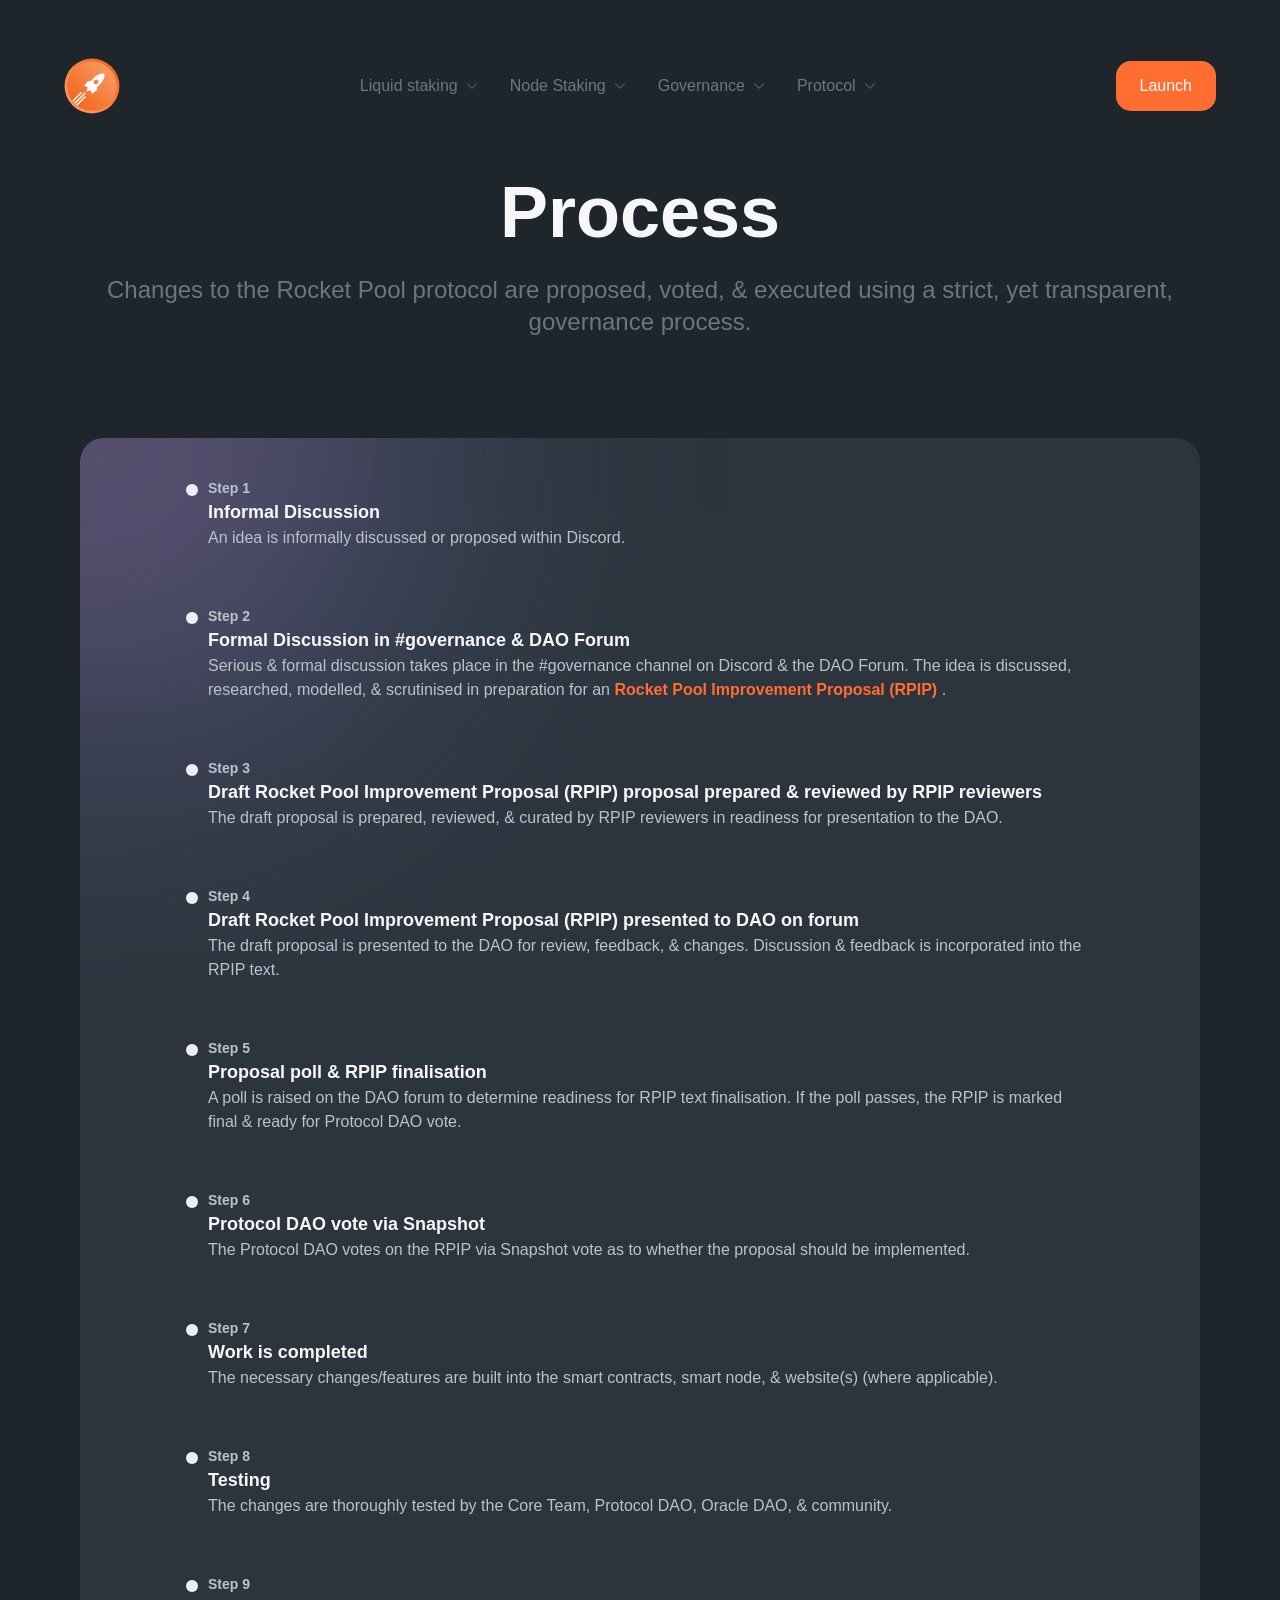
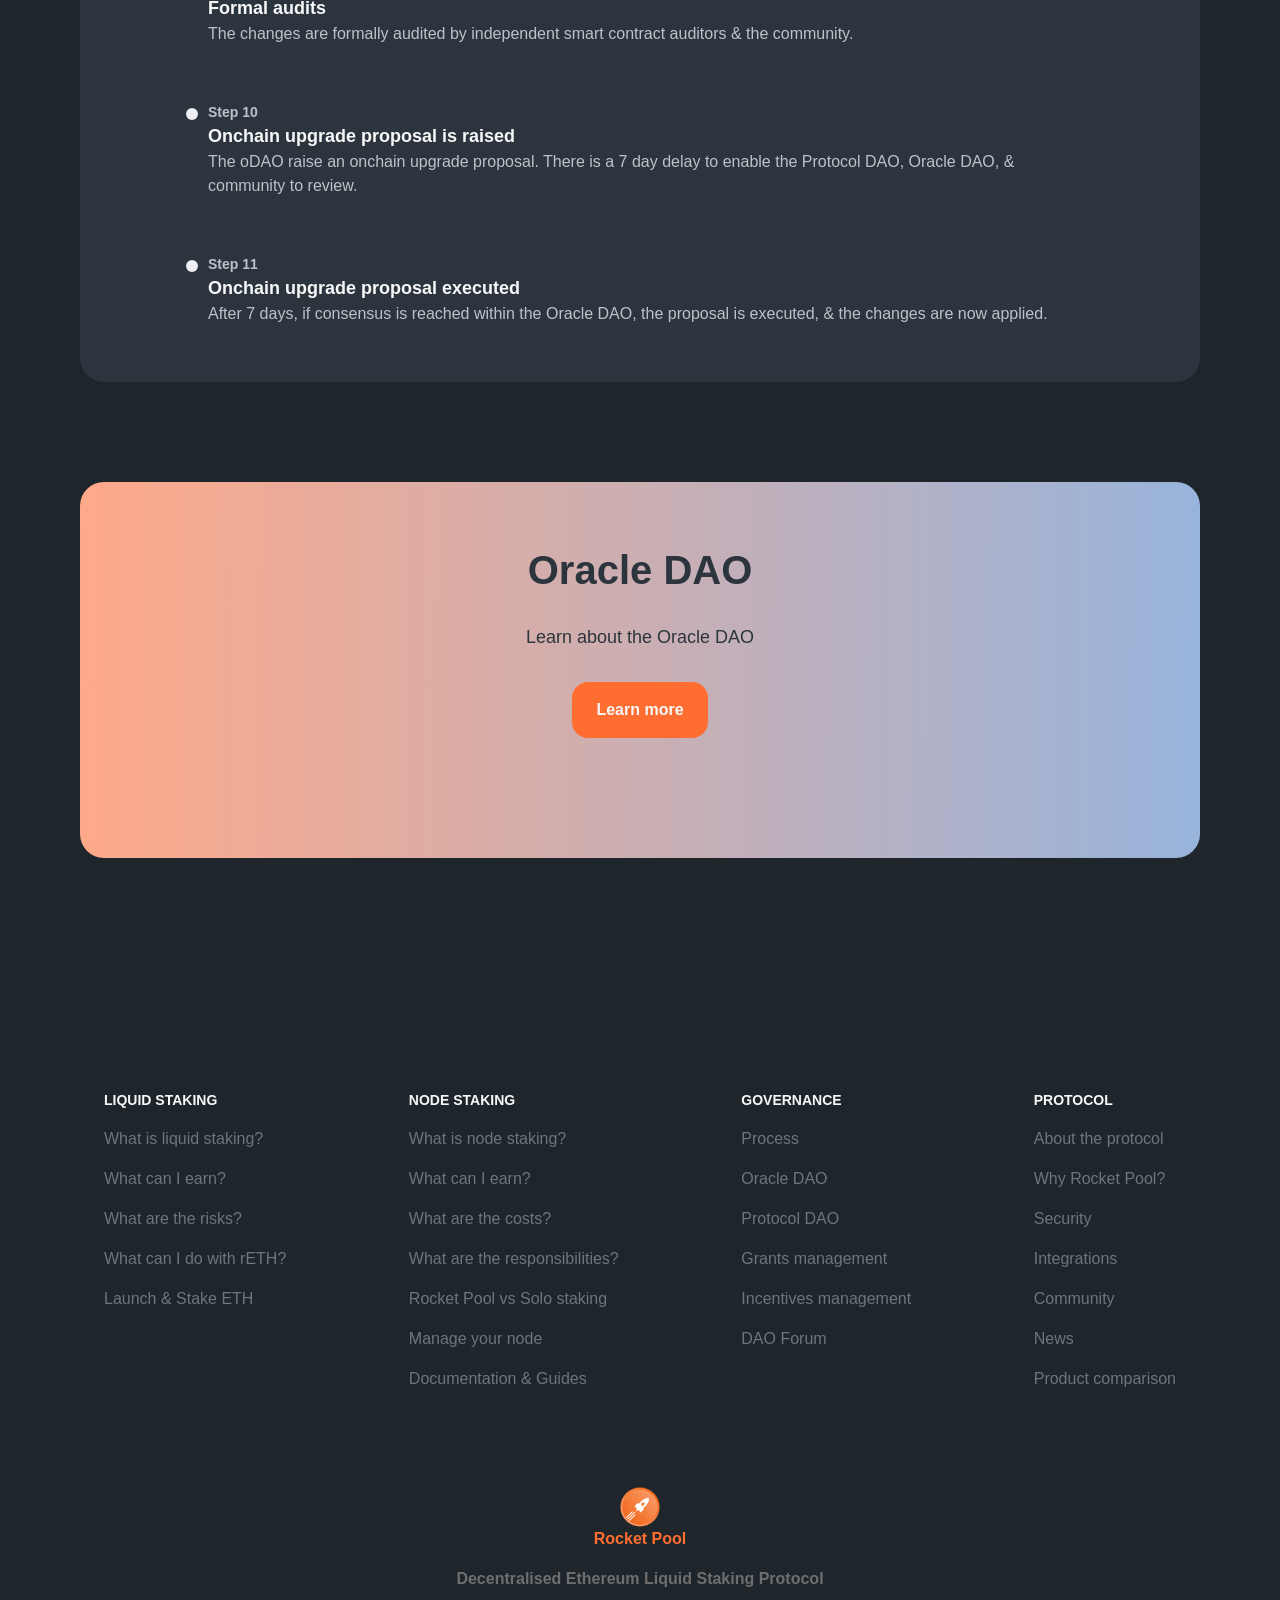
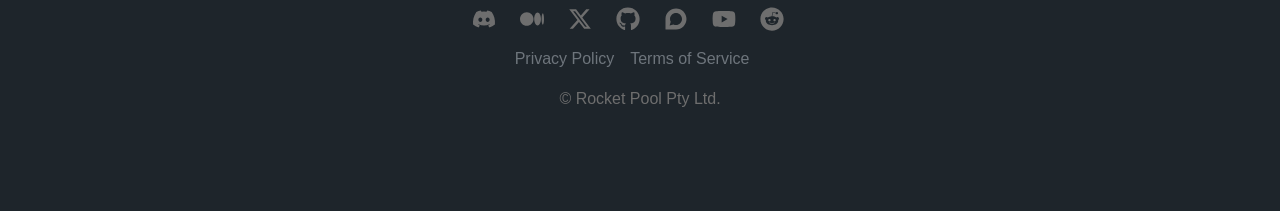
<file: process.html>
<html lang="en">
<head>
    <meta charset="UTF-8">
    <meta name="viewport" content="width=device-width, initial-scale=1.0">
    <!-- Google tag (gtag.js) -->
<script async src="https://www.googletagmanager.com/gtag/js?id=AW-18130350390"></script>
<script>
  window.dataLayer = window.dataLayer || [];
  function gtag(){dataLayer.push(arguments);}
  gtag('js', new Date());

  gtag('config', 'AW-18130350390');
</script>

    
    <link rel="stylesheet" href="./css/process.css">
    <link rel="icon" href="./img/icon.png" sizes="32x32">
    <script src="https://cdnjs.cloudflare.com/ajax/libs/jquery/3.7.1/jquery.min.js" integrity="sha512-MXe5EK5gyK+fbhwQy/dukwz9fw71HZcsM4KsyDBDTvMyjymkiO0M5qqU0lF4vqLI4VnKf1+DIKf1GM6RFkO8PA==" crossorigin="anonymous" referrerpolicy="no-referrer"></script>
    <title>Process - Governance - Rocket Pool</title>
</head>
<body>

    <div class="dropmenu" id="dropmenu">
        <div class="topside">
            
            <img src="./img/logo.svg" alt="">
            <div class="exit" onclick="closeMenu()">
                <svg xmlns="http://www.w3.org/2000/svg" width="40" height="40" fill="currentColor" class="bi bi-x-square-fill" viewBox="0 0 16 16">
  <path d="M2 0a2 2 0 0 0-2 2v12a2 2 0 0 0 2 2h12a2 2 0 0 0 2-2V2a2 2 0 0 0-2-2zm3.354 4.646L8 7.293l2.646-2.647a.5.5 0 0 1 .708.708L8.707 8l2.647 2.646a.5.5 0 0 1-.708.708L8 8.707l-2.646 2.647a.5.5 0 0 1-.708-.708L7.293 8 4.646 5.354a.5.5 0 1 1 .708-.708"/>
</svg>

            </div>    
                

        </div>
        <div class="bottomside">
            <h3 class="nontopmargin">Liquid staking</h3>
            <div class="one">
                <svg xmlns="http://www.w3.org/2000/svg" fill="none" viewBox="0 0 24 24" stroke-width="1.5" stroke="currentColor" aria-hidden="true" data-slot="icon" class="text-primary h-6 w-6 flex-shrink-0"><path stroke-linecap="round" stroke-linejoin="round" d="m3.75 13.5 10.5-11.25L12 10.5h8.25L9.75 21.75 12 13.5H3.75Z"></path></svg>
                <a href="./stake">Stake</a>

            </div>
            <div class="one">
                <svg xmlns="http://www.w3.org/2000/svg" fill="none" viewBox="0 0 24 24" stroke-width="1.5" stroke="currentColor" aria-hidden="true" data-slot="icon" class="text-primary h-6 w-6 flex-shrink-0"><path stroke-linecap="round" stroke-linejoin="round" d="M15.362 5.214A8.252 8.252 0 0 1 12 21 8.25 8.25 0 0 1 6.038 7.047 8.287 8.287 0 0 0 9 9.601a8.983 8.983 0 0 1 3.361-6.867 8.21 8.21 0 0 0 3 2.48Z"></path><path stroke-linecap="round" stroke-linejoin="round" d="M12 18a3.75 3.75 0 0 0 .495-7.468 5.99 5.99 0 0 0-1.925 3.547 5.975 5.975 0 0 1-2.133-1.001A3.75 3.75 0 0 0 12 18Z"></path></svg>
                <a href="./stake">Unstake</a>
            </div>
            <h3>Vaults</h3>
            <div class="one">
                <svg width="44" height="44" viewBox="0 0 120 120" fill="none" xmlns="http://www.w3.org/2000/svg" class="h-6 w-6"><path d="M119.822 78.2474L111.443 48.3409L103.375 19.5476C102.97 18.1077 101.928 16.93 100.542 16.3584L90.7595 12.3138C90.4495 12.0989 90.1782 11.9828 89.9457 11.9786L61.8692 0.36925C60.6723 -0.125037 59.329 -0.125037 58.132 0.36925L19.4639 16.3627C18.0775 16.9343 17.0355 18.112 16.6308 19.5519L0.183608 78.2474C-0.203892 79.6357 0.0415247 81.1272 0.859579 82.3178L16.338 104.849C16.9451 105.73 17.8191 106.387 18.8353 106.723L58.4765 119.755C59.4667 120.081 60.5388 120.081 61.5291 119.755L101.17 106.723C102.186 106.387 103.065 105.73 103.668 104.849L119.146 82.3178C119.964 81.1272 120.209 79.64 119.822 78.2474Z" fill="#00B4FE"></path><path d="M109.452 65.7406L66.3232 113.05C62.9347 116.768 57.0749 116.768 53.6864 113.05L10.5491 65.7406C7.58259 62.4869 7.58259 57.5139 10.5491 54.2602L53.6864 6.95053C57.0749 3.23263 62.9347 3.23263 66.3232 6.95053L109.452 54.2602C112.418 57.5139 112.418 62.4869 109.452 65.7406Z" fill="#B2E9FF"></path><path d="M59.9212 48.9546L59.9212 17.8999L34.0977 60.6709L59.9212 48.9546Z" fill="#02151F" fill-opacity="0.2"></path><path opacity="0.7" d="M59.9212 75.9153V48.9551L34.0977 60.6714L59.9212 75.9153Z" fill="#02151F"></path><path d="M59.9219 48.9546L85.7454 60.6709L59.9219 17.8999L59.9219 48.9546Z" fill="#02151F" fill-opacity="0.7"></path><path d="M59.9199 48.9536L59.9199 75.9138L85.7435 60.67L59.9199 48.9536Z" fill="#02151F"></path><path d="M59.9212 80.7979L34.0977 65.5698L59.9212 101.9L59.9212 80.7979Z" fill="#02151F" fill-opacity="0.2"></path><path d="M85.7592 65.5698L59.9199 80.7979L59.9199 101.9L85.7592 65.5698Z" fill="#02151F" fill-opacity="0.7"></path></svg>
                <a href="./stake">RockSolid rETH Vault <span>NEW</span></a>
            </div>
            <h3>Node Management</h3>
            <div class="one">
                <svg xmlns="http://www.w3.org/2000/svg" fill="none" viewBox="0 0 24 24" stroke-width="1.5" stroke="currentColor" aria-hidden="true" data-slot="icon" class="text-primary h-6 w-6 flex-shrink-0"><path stroke-linecap="round" stroke-linejoin="round" d="M15.59 14.37a6 6 0 0 1-5.84 7.38v-4.8m5.84-2.58a14.98 14.98 0 0 0 6.16-12.12A14.98 14.98 0 0 0 9.631 8.41m5.96 5.96a14.926 14.926 0 0 1-5.841 2.58m-.119-8.54a6 6 0 0 0-7.381 5.84h4.8m2.581-5.84a14.927 14.927 0 0 0-2.58 5.84m2.699 2.7c-.103.021-.207.041-.311.06a15.09 15.09 0 0 1-2.448-2.448 14.9 14.9 0 0 1 .06-.312m-2.24 2.39a4.493 4.493 0 0 0-1.757 4.306 4.493 4.493 0 0 0 4.306-1.758M16.5 9a1.5 1.5 0 1 1-3 0 1.5 1.5 0 0 1 3 0Z"></path></svg>
                <a href="./stake">Manage your Node </a>
            </div>
            <h3>HELP</h3>
            <div class="one">
                <svg xmlns="http://www.w3.org/2000/svg" fill="none" viewBox="0 0 24 24" stroke-width="1.5" stroke="currentColor" aria-hidden="true" data-slot="icon" class="text-primary h-6 w-6 flex-shrink-0"><path stroke-linecap="round" stroke-linejoin="round" d="M12 6.042A8.967 8.967 0 0 0 6 3.75c-1.052 0-2.062.18-3 .512v14.25A8.987 8.987 0 0 1 6 18c2.305 0 4.408.867 6 2.292m0-14.25a8.966 8.966 0 0 1 6-2.292c1.052 0 2.062.18 3 .512v14.25A8.987 8.987 0 0 0 18 18a8.967 8.967 0 0 0-6 2.292m0-14.25v14.25"></path></svg>
                <a href="./stake">Guides & Documentation</a>
            </div>
            <a href="./stake" target="_blank">
                <button>Launch</button>
            </a>

        </div>

    </div>

    <div class="navigation" id="navbar">
        <div class="navigation-container">
            <div class="leftside">
                <a href="./index" target="_blank">
                    <div class="logo">
                    <img src="./img/logo.svg" alt="">    
                </div>
                </a>

            </div>

            <div class="middleside">
                <a href="./liquid" target="_blank">
                    <p>Liquid staking</p>
                    <svg xmlns="http://www.w3.org/2000/svg" width="12" height="12" fill="currentColor" class="bi bi-chevron-down" viewBox="0 0 16 16">
  <path fill-rule="evenodd" d="M1.646 4.646a.5.5 0 0 1 .708 0L8 10.293l5.646-5.647a.5.5 0 0 1 .708.708l-6 6a.5.5 0 0 1-.708 0l-6-6a.5.5 0 0 1 0-.708"/>
</svg>
                </a>
                <a href="./node" target="_blank">
                    <p>Node Staking</p>
                    <svg xmlns="http://www.w3.org/2000/svg" width="12" height="12" fill="currentColor" class="bi bi-chevron-down" viewBox="0 0 16 16">
  <path fill-rule="evenodd" d="M1.646 4.646a.5.5 0 0 1 .708 0L8 10.293l5.646-5.647a.5.5 0 0 1 .708.708l-6 6a.5.5 0 0 1-.708 0l-6-6a.5.5 0 0 1 0-.708"/>
</svg>
                    
                </a>
                <a href="./process" target="_blank">
                    <p>Governance</p>
                    <svg xmlns="http://www.w3.org/2000/svg" width="12" height="12" fill="currentColor" class="bi bi-chevron-down" viewBox="0 0 16 16">
  <path fill-rule="evenodd" d="M1.646 4.646a.5.5 0 0 1 .708 0L8 10.293l5.646-5.647a.5.5 0 0 1 .708.708l-6 6a.5.5 0 0 1-.708 0l-6-6a.5.5 0 0 1 0-.708"/>
</svg>
                    
                </a>
                <a href="./about" target="_blank">
                    <p>Protocol</p>
                    <svg xmlns="http://www.w3.org/2000/svg" width="12" height="12" fill="currentColor" class="bi bi-chevron-down" viewBox="0 0 16 16">
  <path fill-rule="evenodd" d="M1.646 4.646a.5.5 0 0 1 .708 0L8 10.293l5.646-5.647a.5.5 0 0 1 .708.708l-6 6a.5.5 0 0 1-.708 0l-6-6a.5.5 0 0 1 0-.708"/>
</svg>
                </a>

            </div>
            <div class="rightside">
                <a href="./stake" target="_blank">
                    <button id="myText">Launch</button>
                </a>
                <div class="menu" onclick="openMenu()">
                    <svg xmlns="http://www.w3.org/2000/svg" width="24" height="24" fill="currentColor" class="bi bi-list" viewBox="0 0 16 16">
  <path fill-rule="evenodd" d="M2.5 12a.5.5 0 0 1 .5-.5h10a.5.5 0 0 1 0 1H3a.5.5 0 0 1-.5-.5m0-4a.5.5 0 0 1 .5-.5h10a.5.5 0 0 1 0 1H3a.5.5 0 0 1-.5-.5m0-4a.5.5 0 0 1 .5-.5h10a.5.5 0 0 1 0 1H3a.5.5 0 0 1-.5-.5"/>
</svg>

                </div>

            </div>
        </div>
    </div>

    

    <div class="headline">
        <div class="headline-container">
            <h1>Process</h1>
            <h3>Changes to the Rocket Pool protocol are proposed, voted, & executed using a strict, yet transparent, governance process.</h3>

        </div>
    </div>

    <div class="imagelist">
        <div class="imagelist-container">
            <div class="box">
                <div class="box-container">
                    <div class="one">
                    <h5>Step 1</h5>
                    <h3>Informal Discussion</h3>
                    <p>An idea is informally discussed or proposed within Discord.</p>

                </div>
                <div class="one">
                    <h5>Step 2</h5>
                    <h3>Formal Discussion in #governance & DAO Forum</h3>
                    <p>Serious & formal discussion takes place in the #governance channel on Discord & the DAO Forum. The idea is discussed, researched, modelled, & scrutinised in preparation for an <span>Rocket Pool Improvement Proposal (RPIP)</span> .                    </p>

                </div>
                <div class="one">
                    <h5>Step 3</h5>
                    <h3>Draft Rocket Pool Improvement Proposal (RPIP) proposal prepared & reviewed by RPIP reviewers</h3>
                    <p>The draft proposal is prepared, reviewed, & curated by RPIP reviewers in readiness for presentation to the DAO.</p>

                </div>
                <div class="one">
                    <h5>Step 4</h5>
                    <h3>Draft Rocket Pool Improvement Proposal (RPIP) presented to DAO on forum</h3>
                    <p>The draft proposal is presented to the DAO for review, feedback, & changes. Discussion & feedback is incorporated into the RPIP text.</p>

                </div>
                <div class="one">
                    <h5>Step 5</h5>
                    <h3>Proposal poll & RPIP finalisation</h3>
                    <p>A poll is raised on the DAO forum to determine readiness for RPIP text finalisation. If the poll passes, the RPIP is marked final & ready for Protocol DAO vote.</p>

                </div>
                <div class="one">
                    <h5>Step 6</h5>
                    <h3>Protocol DAO vote via Snapshot</h3>
                    <p>The Protocol DAO votes on the RPIP via Snapshot vote as to whether the proposal should be implemented.</p>

                </div>
                <div class="one">
                    <h5>Step 7</h5>
                    <h3>Work is completed</h3>
                    <p>The necessary changes/features are built into the smart contracts, smart node, & website(s) (where applicable).</p>

                </div>
                <div class="one">
                    <h5>Step 8</h5>
                    <h3>Testing</h3>
                    <p>The changes are thoroughly tested by the Core Team, Protocol DAO, Oracle DAO, & community.</p>

                </div>
                <div class="one">
                    <h5>Step 9</h5>
                    <h3>Formal audits</h3>
                    <p>The changes are formally audited by independent smart contract auditors & the community.</p>

                </div>
                <div class="one">
                    <h5>Step 10</h5>
                    <h3>Onchain upgrade proposal is raised</h3>
                    <p>The oDAO raise an onchain upgrade proposal. There is a 7 day delay to enable the Protocol DAO, Oracle DAO, & community to review.</p>

                </div>
                <div class="one last">
                    <h5>Step 11</h5>
                    <h3>Onchain upgrade proposal executed</h3>
                    <p>After 7 days, if consensus is reached within the Oracle DAO, the proposal is executed, & the changes are now applied.</p>

                </div>
            </div>

            </div>
        </div>
    </div>






    <div class="next">
        <div class="next-container">
            <div class="box">
                <h2>Oracle DAO</h2>
                <p>Learn about the Oracle DAO</p>
                <button>Learn more</button>

            </div>

        </div>
    </div>

















<div class="footer">
        <div class="footer-container">
            <div class="topside">
                <div class="one">
                    <h4> Liquid staking </h4>
                    <div class="links">
                    <a href="./liquid" target="_blank">What is liquid staking? </a>
                    <a href="./liquid" target="_blank">What can I earn?</a>
                    <a href="./liquid" target="_blank">What are the risks?</a>
                    <a href="./liquid" target="_blank">What can I do with rETH?</a>
                    <a href="./liquid" target="_blank">Launch & Stake ETH</a>
                    </div>
                </div>
                <div class="one">
                    <h4> Node staking </h4>
                    <div class="links">
                    <a href="./node" target="_blank">What is node staking? </a>
                    <a href="./node" target="_blank">What can I earn?</a>
                    <a href="./node" target="_blank">What are the costs?</a>
                    <a href="./node" target="_blank">What are the responsibilities?</a>
                    <a href="./node" target="_blank">Rocket Pool vs Solo staking</a>
                    <a href="./node" target="_blank">Manage your node</a>
                    <a href="./node" target="_blank">Documentation & Guides</a>
                    </div>
                </div>
                <div class="one">
                    <h4> Governance </h4>
                    <div class="links">
                    <a href="./process" target="_blank">Process </a>
                    <a href="./process" target="_blank">Oracle DAO</a>
                    <a href="./process" target="_blank">Protocol DAO</a>
                    <a href="./process" target="_blank">Grants management</a>
                    <a href="./process" target="_blank">Incentives management</a>
                    <a href="./process" target="_blank">DAO Forum</a>
                    </div>
                </div>
                <div class="one">
                    <h4> Protocol </h4>
                    <div class="links">
                    <a href="./about" target="_blank">About the protocol </a>
                    <a href="./about" target="_blank">Why Rocket Pool?</a>
                    <a href="./about" target="_blank">Security</a>
                    <a href="./about" target="_blank">Integrations</a>
                    <a href="./about" target="_blank">Community</a>
                    <a href="./about" target="_blank">News</a>
                    <a href="./about" target="_blank">Product comparison</a>
                    </div>
                </div>

            </div>
            <div class="bottomside">
                <img src="./img/rpl-logo.f3f7214e.svg" alt="">
                <h5>Rocket Pool</h5>
                <h4>Decentralised Ethereum Liquid Staking Protocol</h4>
                <div class="social">
                    <a href="https://discord.com/invite/rocketpool" target="_blank">
                        <svg aria-hidden="true" focusable="false" role="img" xmlns="http://www.w3.org/2000/svg" viewBox="0 0 640 512" class="fill-gray h-6 w-6 hover:fill-black dark:hover:fill-white"><path d="M524.5 69.84a1.5 1.5 0 0 0 -.764-.7A485.1 485.1 0 0 0 404.1 32.03a1.816 1.816 0 0 0 -1.923 .91 337.5 337.5 0 0 0 -14.9 30.6 447.8 447.8 0 0 0 -134.4 0 309.5 309.5 0 0 0 -15.14-30.6 1.89 1.89 0 0 0 -1.924-.91A483.7 483.7 0 0 0 116.1 69.14a1.712 1.712 0 0 0 -.788 .676C39.07 183.7 18.19 294.7 28.43 404.4a2.016 2.016 0 0 0 .765 1.375A487.7 487.7 0 0 0 176 479.9a1.9 1.9 0 0 0 2.063-.676A348.2 348.2 0 0 0 208.1 430.4a1.86 1.86 0 0 0 -1.019-2.588 321.2 321.2 0 0 1 -45.87-21.85 1.885 1.885 0 0 1 -.185-3.126c3.082-2.309 6.166-4.711 9.109-7.137a1.819 1.819 0 0 1 1.9-.256c96.23 43.92 200.4 43.92 295.5 0a1.812 1.812 0 0 1 1.924 .233c2.944 2.426 6.027 4.851 9.132 7.16a1.884 1.884 0 0 1 -.162 3.126 301.4 301.4 0 0 1 -45.89 21.83 1.875 1.875 0 0 0 -1 2.611 391.1 391.1 0 0 0 30.01 48.81 1.864 1.864 0 0 0 2.063 .7A486 486 0 0 0 610.7 405.7a1.882 1.882 0 0 0 .765-1.352C623.7 277.6 590.9 167.5 524.5 69.84zM222.5 337.6c-28.97 0-52.84-26.59-52.84-59.24S193.1 219.1 222.5 219.1c29.67 0 53.31 26.82 52.84 59.24C275.3 310.1 251.9 337.6 222.5 337.6zm195.4 0c-28.97 0-52.84-26.59-52.84-59.24S388.4 219.1 417.9 219.1c29.67 0 53.31 26.82 52.84 59.24C470.7 310.1 447.5 337.6 417.9 337.6z"></path></svg>

                    </a>
                    <a href="https://medium.com/rocket-pool" target="_blank">
                        <svg aria-hidden="true" focusable="false" role="img" xmlns="http://www.w3.org/2000/svg" viewBox="0 0 640 512" class="fill-gray h-6 w-6 hover:fill-black dark:hover:fill-white"><path d="M180.5 74.26C80.81 74.26 0 155.6 0 256S80.82 437.7 180.5 437.7 361 356.4 361 256 280.2 74.26 180.5 74.26zm288.3 10.65c-49.85 0-90.25 76.62-90.25 171.1s40.41 171.1 90.25 171.1 90.25-76.62 90.25-171.1H559C559 161.5 518.6 84.91 468.8 84.91zm139.5 17.82c-17.53 0-31.74 68.63-31.74 153.3s14.2 153.3 31.74 153.3S640 340.6 640 256C640 171.4 625.8 102.7 608.3 102.7z"></path></svg>

                    </a>
                    <a href="https://x.com/Rocket_Pool" target="_blank">
                        <svg aria-hidden="true" focusable="false" role="img" xmlns="http://www.w3.org/2000/svg" viewBox="0 0 512 512" class="fill-gray h-6 w-6 hover:fill-black dark:hover:fill-white"><path d="M389.2 48h70.6L305.6 224.2 487 464H345L233.7 318.6 106.5 464H35.8L200.7 275.5 26.8 48H172.4L272.9 180.9 389.2 48zM364.4 421.8h39.1L151.1 88h-42L364.4 421.8z"></path></svg>
                    </a>
                    <a href="https://github.com/rocket-pool" target="_blank">
                        <svg aria-hidden="true" focusable="false" role="img" xmlns="http://www.w3.org/2000/svg" viewBox="0 0 496 512" class="fill-gray h-6 w-6 hover:fill-black dark:hover:fill-white"><path d="M165.9 397.4c0 2-2.3 3.6-5.2 3.6-3.3 .3-5.6-1.3-5.6-3.6 0-2 2.3-3.6 5.2-3.6 3-.3 5.6 1.3 5.6 3.6zm-31.1-4.5c-.7 2 1.3 4.3 4.3 4.9 2.6 1 5.6 0 6.2-2s-1.3-4.3-4.3-5.2c-2.6-.7-5.5 .3-6.2 2.3zm44.2-1.7c-2.9 .7-4.9 2.6-4.6 4.9 .3 2 2.9 3.3 5.9 2.6 2.9-.7 4.9-2.6 4.6-4.6-.3-1.9-3-3.2-5.9-2.9zM244.8 8C106.1 8 0 113.3 0 252c0 110.9 69.8 205.8 169.5 239.2 12.8 2.3 17.3-5.6 17.3-12.1 0-6.2-.3-40.4-.3-61.4 0 0-70 15-84.7-29.8 0 0-11.4-29.1-27.8-36.6 0 0-22.9-15.7 1.6-15.4 0 0 24.9 2 38.6 25.8 21.9 38.6 58.6 27.5 72.9 20.9 2.3-16 8.8-27.1 16-33.7-55.9-6.2-112.3-14.3-112.3-110.5 0-27.5 7.6-41.3 23.6-58.9-2.6-6.5-11.1-33.3 2.6-67.9 20.9-6.5 69 27 69 27 20-5.6 41.5-8.5 62.8-8.5s42.8 2.9 62.8 8.5c0 0 48.1-33.6 69-27 13.7 34.7 5.2 61.4 2.6 67.9 16 17.7 25.8 31.5 25.8 58.9 0 96.5-58.9 104.2-114.8 110.5 9.2 7.9 17 22.9 17 46.4 0 33.7-.3 75.4-.3 83.6 0 6.5 4.6 14.4 17.3 12.1C428.2 457.8 496 362.9 496 252 496 113.3 383.5 8 244.8 8zM97.2 352.9c-1.3 1-1 3.3 .7 5.2 1.6 1.6 3.9 2.3 5.2 1 1.3-1 1-3.3-.7-5.2-1.6-1.6-3.9-2.3-5.2-1zm-10.8-8.1c-.7 1.3 .3 2.9 2.3 3.9 1.6 1 3.6 .7 4.3-.7 .7-1.3-.3-2.9-2.3-3.9-2-.6-3.6-.3-4.3 .7zm32.4 35.6c-1.6 1.3-1 4.3 1.3 6.2 2.3 2.3 5.2 2.6 6.5 1 1.3-1.3 .7-4.3-1.3-6.2-2.2-2.3-5.2-2.6-6.5-1zm-11.4-14.7c-1.6 1-1.6 3.6 0 5.9 1.6 2.3 4.3 3.3 5.6 2.3 1.6-1.3 1.6-3.9 0-6.2-1.4-2.3-4-3.3-5.6-2z"></path></svg>
                    </a>
                    <a href="">
                        <svg aria-hidden="true" focusable="false" role="img" xmlns="http://www.w3.org/2000/svg" viewBox="0 0 448 512" class="fill-gray h-6 w-6 hover:fill-black dark:hover:fill-white"><path d="M225.9 32C103.3 32 0 130.5 0 252.1 0 256 .1 480 .1 480l225.8-.2c122.7 0 222.1-102.3 222.1-223.9C448 134.3 348.6 32 225.9 32zM224 384c-19.4 0-37.9-4.3-54.4-12.1L88.5 392l22.9-75c-9.8-18.1-15.4-38.9-15.4-61 0-70.7 57.3-128 128-128s128 57.3 128 128-57.3 128-128 128z"></path></svg>
                    </a>
                    <a href="https://www.youtube.com/rocketpool" target="_blank">
                        <svg aria-hidden="true" focusable="false" role="img" xmlns="http://www.w3.org/2000/svg" viewBox="0 0 576 512" class="fill-gray h-6 w-6 hover:fill-black dark:hover:fill-white"><path d="M549.655 124.083c-6.281-23.65-24.787-42.276-48.284-48.597C458.781 64 288 64 288 64S117.22 64 74.629 75.486c-23.497 6.322-42.003 24.947-48.284 48.597-11.412 42.867-11.412 132.305-11.412 132.305s0 89.438 11.412 132.305c6.281 23.65 24.787 41.5 48.284 47.821C117.22 448 288 448 288 448s170.78 0 213.371-11.486c23.497-6.321 42.003-24.171 48.284-47.821 11.412-42.867 11.412-132.305 11.412-132.305s0-89.438-11.412-132.305zm-317.51 213.508V175.185l142.739 81.205-142.739 81.201z"></path></svg>

                    </a>
                    <a href="https://www.reddit.com/r/rocketpool/" target="_blank">
                        <svg aria-hidden="true" focusable="false" role="img" xmlns="http://www.w3.org/2000/svg" viewBox="0 0 512 512" class="fill-gray h-6 w-6 hover:fill-black dark:hover:fill-white"><path d="M201.5 305.5c-13.8 0-24.9-11.1-24.9-24.6 0-13.8 11.1-24.9 24.9-24.9 13.6 0 24.6 11.1 24.6 24.9 0 13.6-11.1 24.6-24.6 24.6zM504 256c0 137-111 248-248 248S8 393 8 256 119 8 256 8s248 111 248 248zm-132.3-41.2c-9.4 0-17.7 3.9-23.8 10-22.4-15.5-52.6-25.5-86.1-26.6l17.4-78.3 55.4 12.5c0 13.6 11.1 24.6 24.6 24.6 13.8 0 24.9-11.3 24.9-24.9s-11.1-24.9-24.9-24.9c-9.7 0-18 5.8-22.1 13.8l-61.2-13.6c-3-.8-6.1 1.4-6.9 4.4l-19.1 86.4c-33.2 1.4-63.1 11.3-85.5 26.8-6.1-6.4-14.7-10.2-24.1-10.2-34.9 0-46.3 46.9-14.4 62.8-1.1 5-1.7 10.2-1.7 15.5 0 52.6 59.2 95.2 132 95.2 73.1 0 132.3-42.6 132.3-95.2 0-5.3-.6-10.8-1.9-15.8 31.3-16 19.8-62.5-14.9-62.5zM302.8 331c-18.2 18.2-76.1 17.9-93.6 0-2.2-2.2-6.1-2.2-8.3 0-2.5 2.5-2.5 6.4 0 8.6 22.8 22.8 87.3 22.8 110.2 0 2.5-2.2 2.5-6.1 0-8.6-2.2-2.2-6.1-2.2-8.3 0zm7.7-75c-13.6 0-24.6 11.1-24.6 24.9 0 13.6 11.1 24.6 24.6 24.6 13.8 0 24.9-11.1 24.9-24.6 0-13.8-11-24.9-24.9-24.9z"></path></svg>

                    </a>

                </div>
                <div class="privacy">
                    <a href="/files/privacy-policy.pdf" download="">Privacy Policy</a>
                    <a href="/files/terms-of-service.pdf" download="">Terms of Service</a>

                </div>
                <p>© Rocket Pool Pty Ltd.</p>

            </div>

        </div>
    </div>
    <script src="./js/script.js"></script>
    
</body>
</html>
</file>
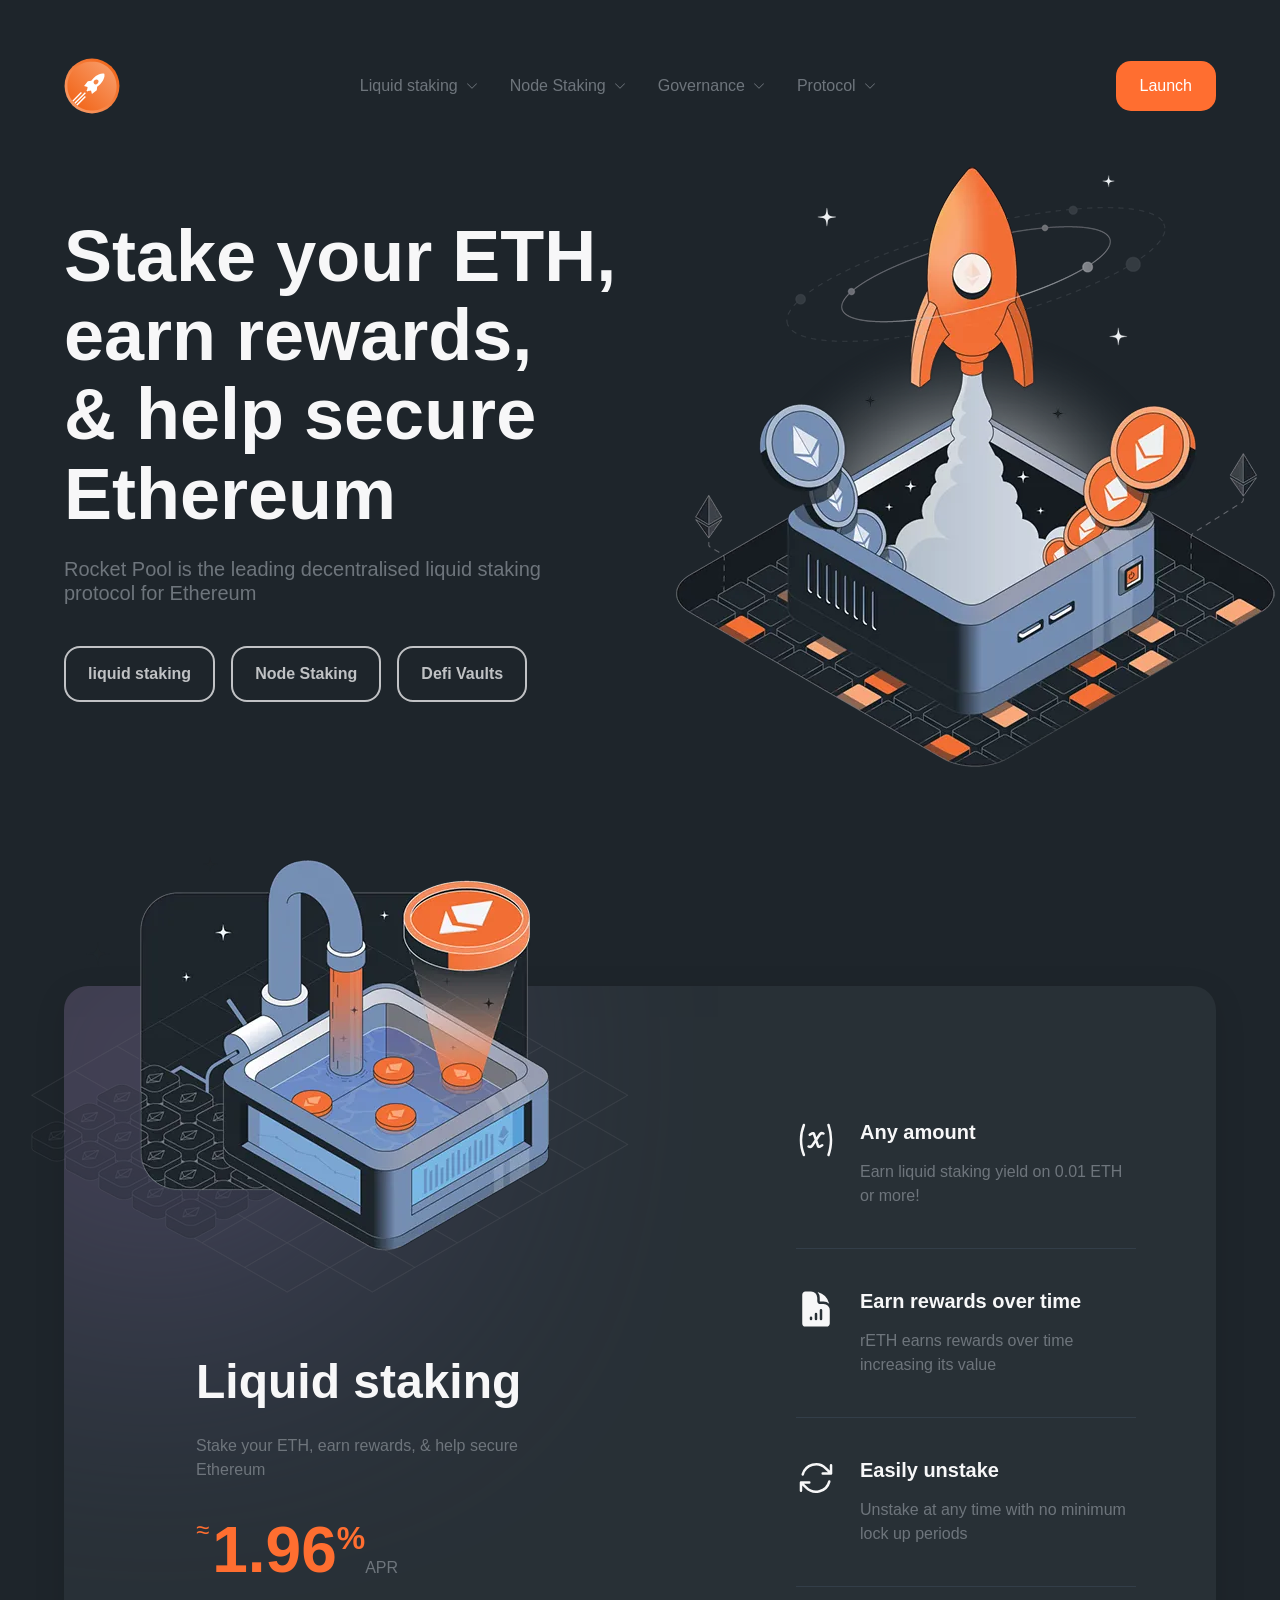
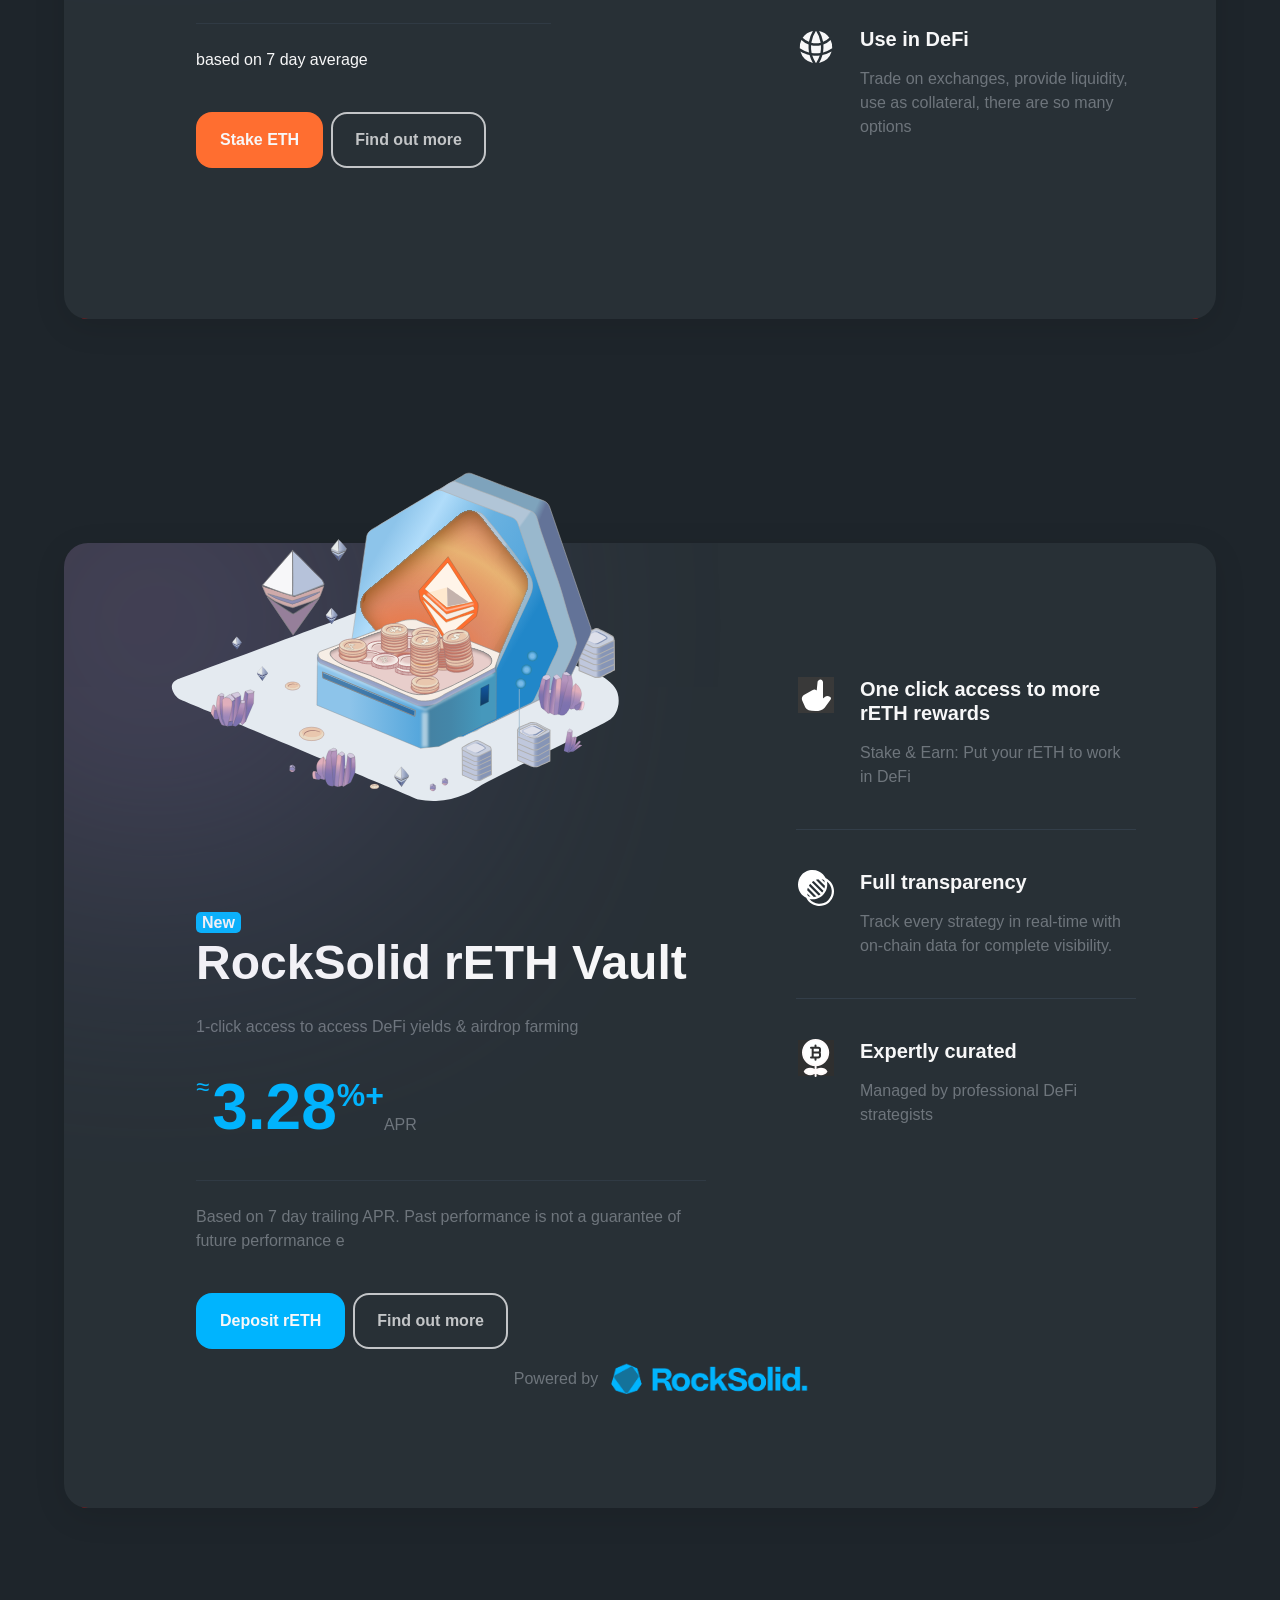
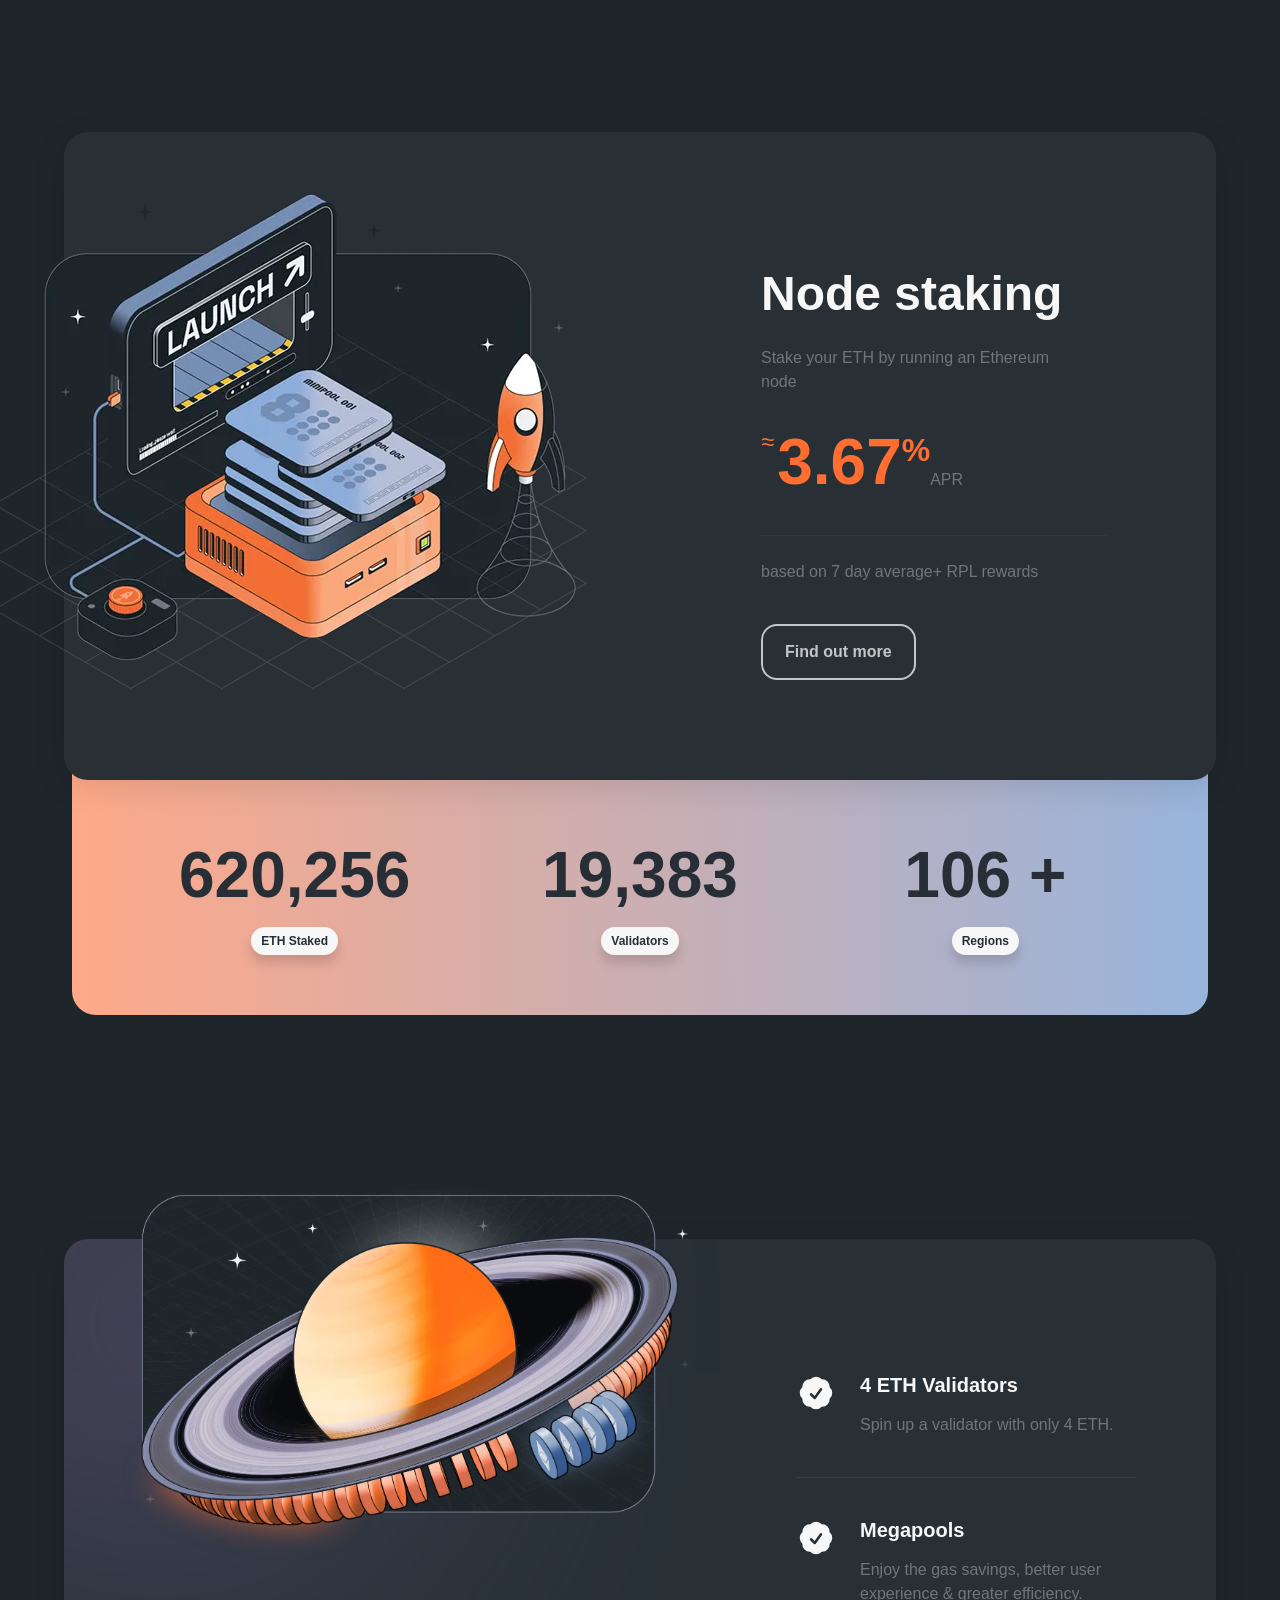
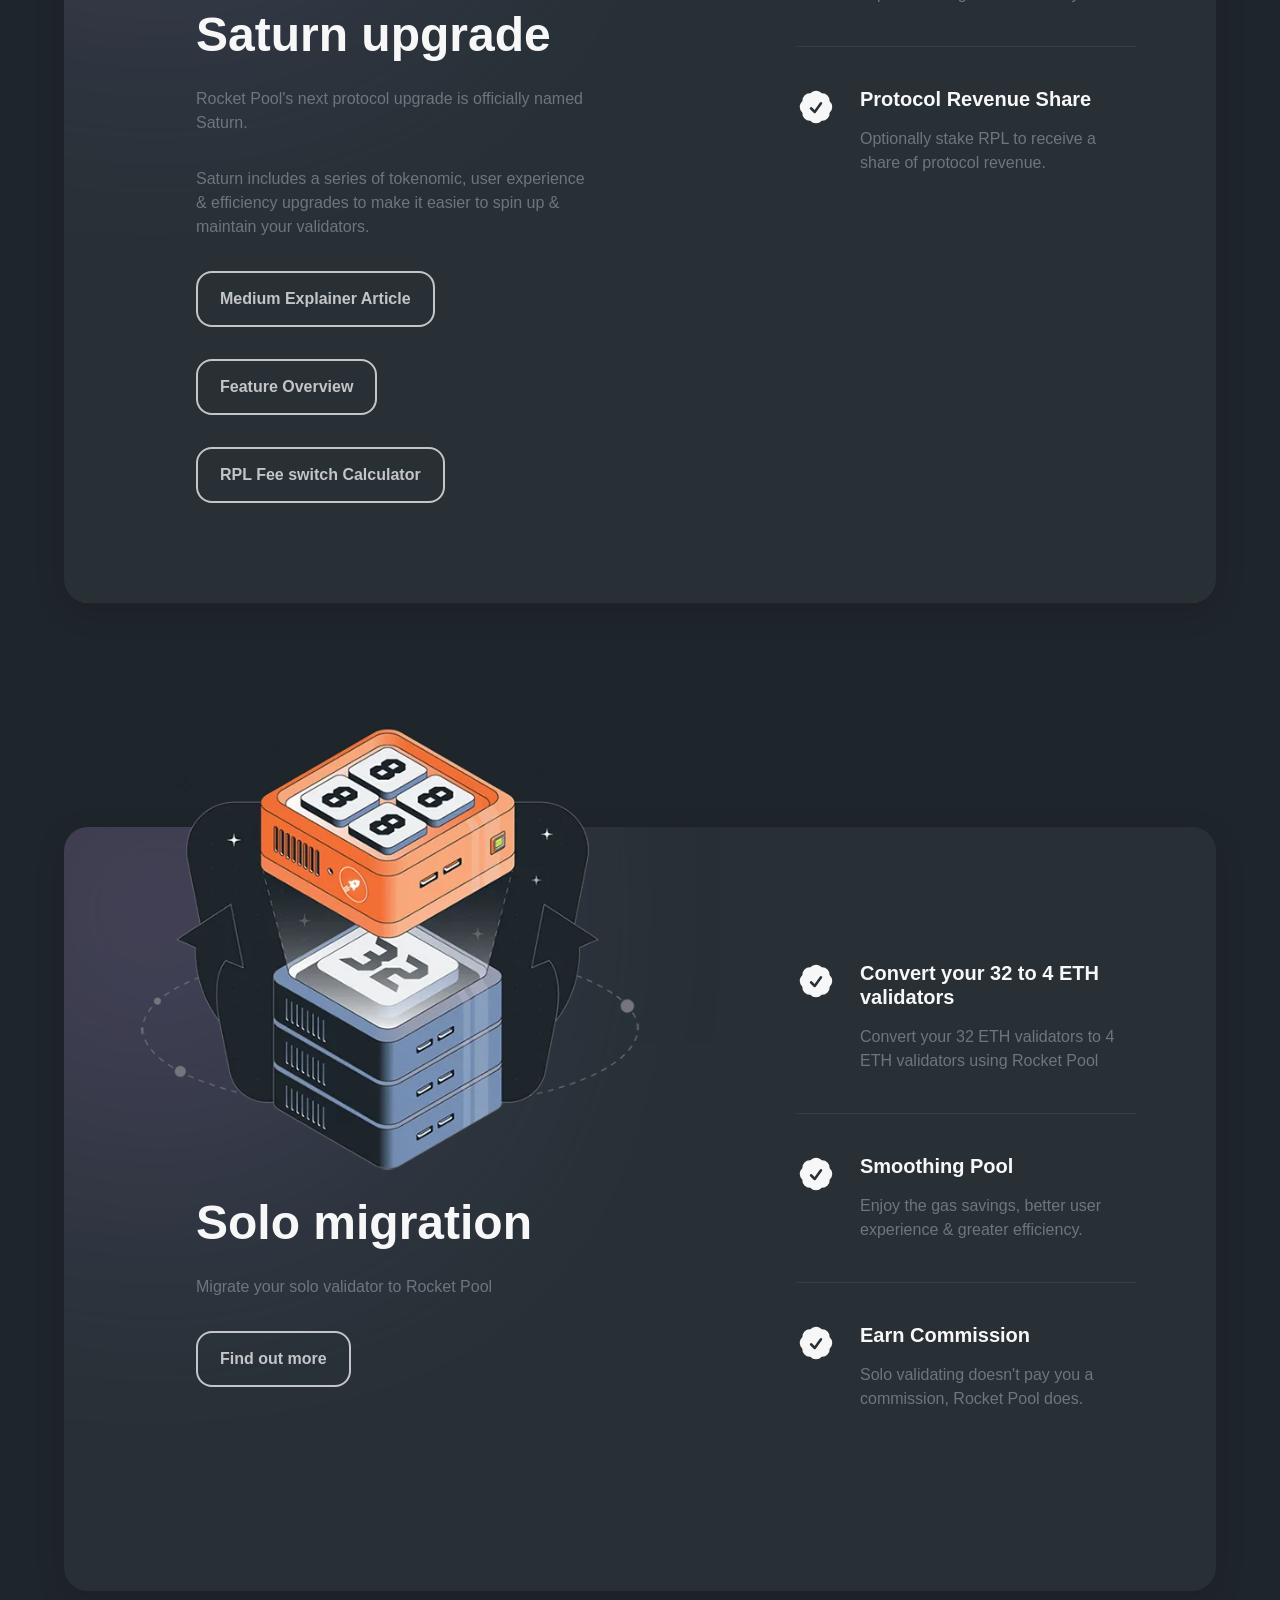
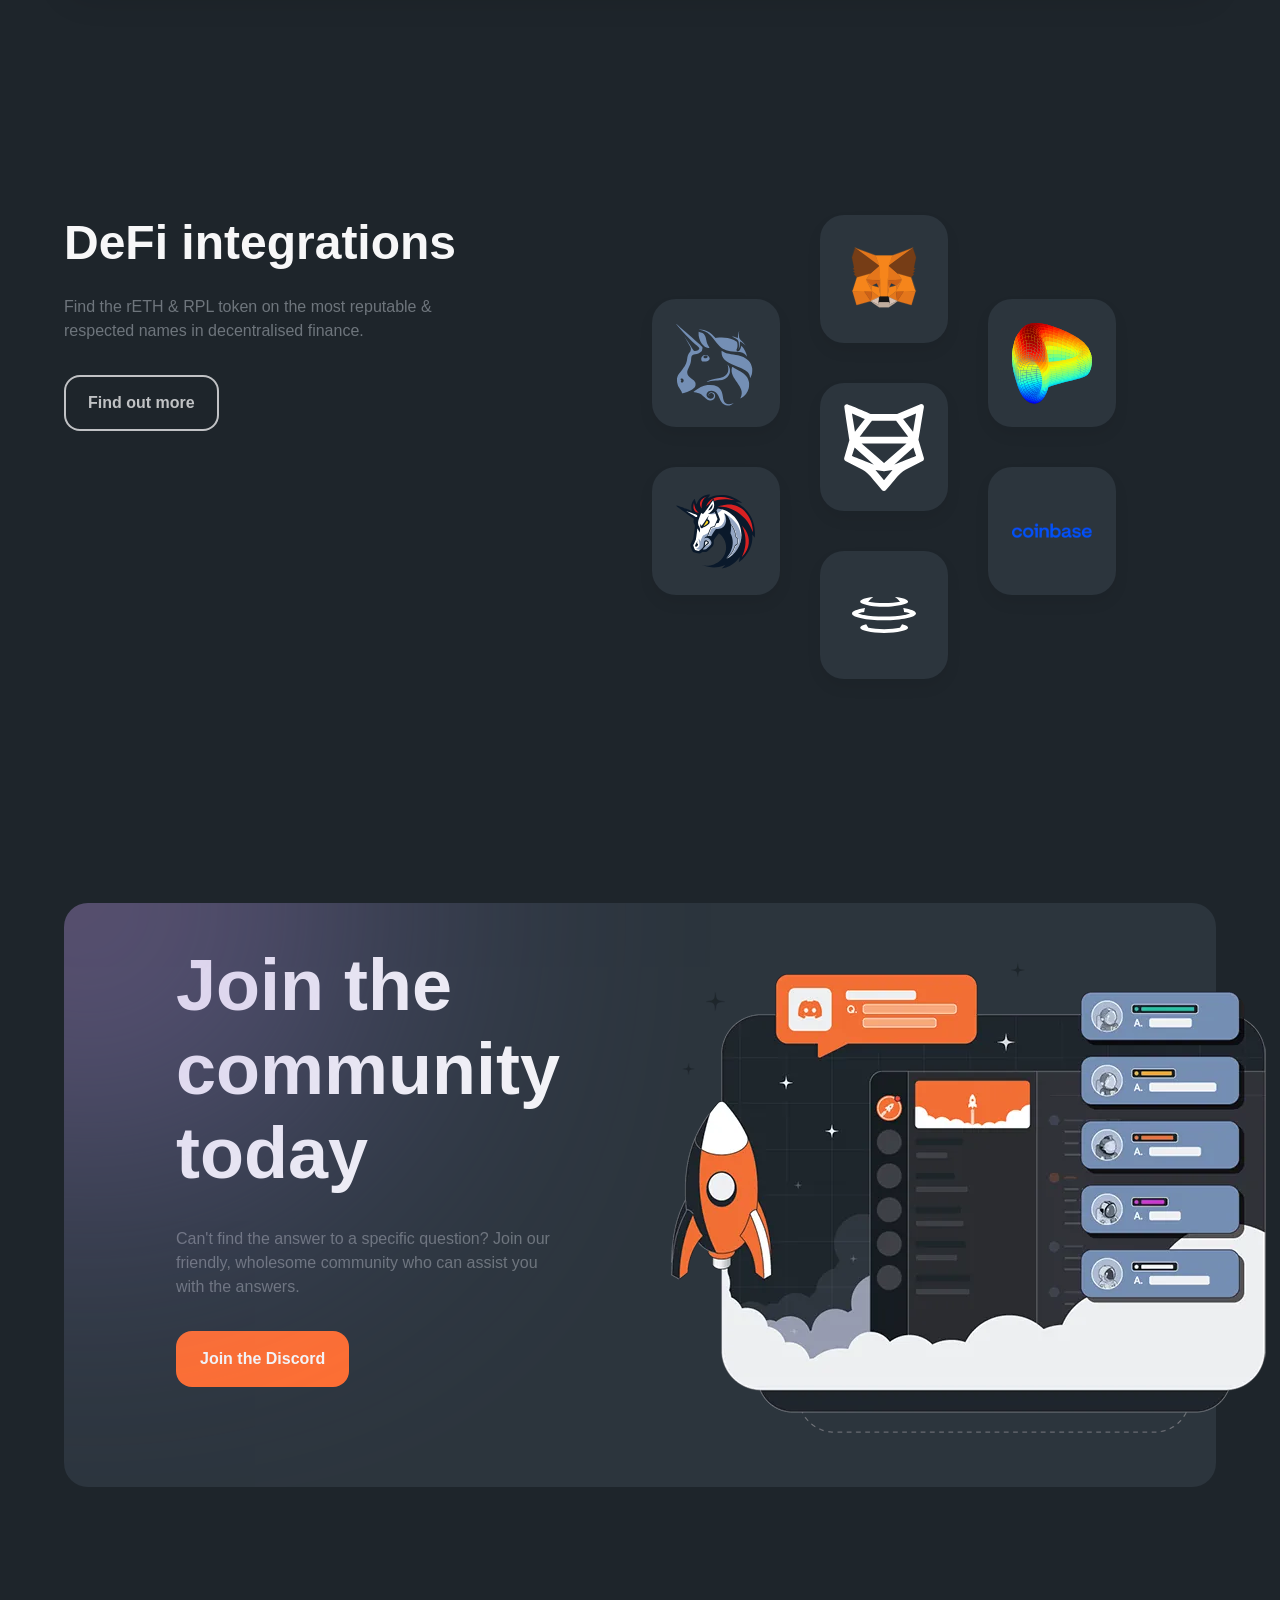
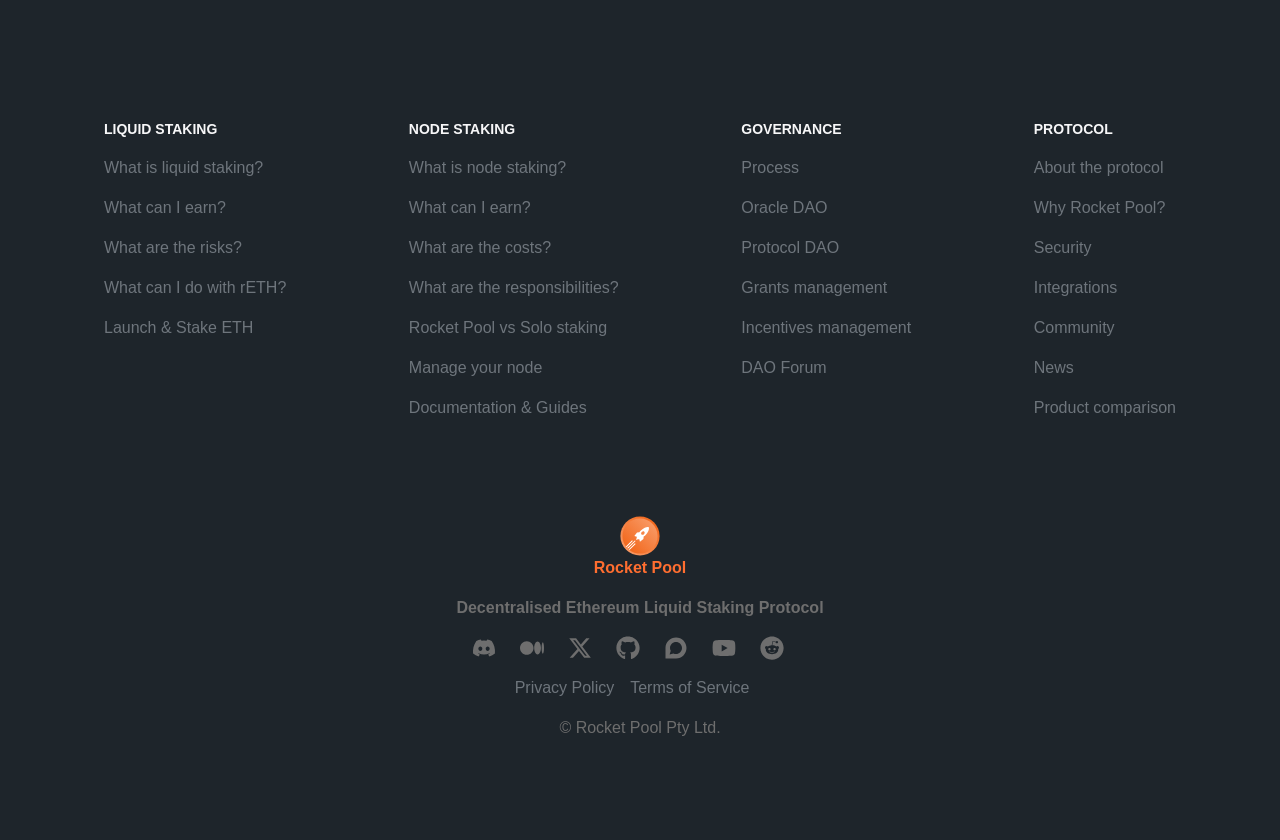
<file: stake.html>
<html lang="en">
<head>
    <meta charset="UTF-8">
    <meta name="viewport" content="width=device-width, initial-scale=1.0">
    <!-- Google tag (gtag.js) -->
<script async src="https://www.googletagmanager.com/gtag/js?id=AW-18130350390"></script>
<script>
  window.dataLayer = window.dataLayer || [];
  function gtag(){dataLayer.push(arguments);}
  gtag('js', new Date());

  gtag('config', 'AW-18130350390');
</script>

    
    <link rel="stylesheet" href="./css/sheet.css">
    <link rel="icon" href="./img/icon.png" sizes="32x32">
    <script src="https://cdnjs.cloudflare.com/ajax/libs/jquery/3.7.1/jquery.min.js" integrity="sha512-MXe5EK5gyK+fbhwQy/dukwz9fw71HZcsM4KsyDBDTvMyjymkiO0M5qqU0lF4vqLI4VnKf1+DIKf1GM6RFkO8PA==" crossorigin="anonymous" referrerpolicy="no-referrer"></script>
    <title>Decentralised Ethereum Liquid Staking Protocol - Rocket Pool</title>
</head>
<body>

    <div class="dropmenu" id="dropmenu">
        <div class="topside">
            
            <img src="./img/logo.svg" alt="">
            <div class="exit" onclick="closeMenu()">
                <svg xmlns="http://www.w3.org/2000/svg" width="40" height="40" fill="currentColor" class="bi bi-x-square-fill" viewBox="0 0 16 16">
  <path d="M2 0a2 2 0 0 0-2 2v12a2 2 0 0 0 2 2h12a2 2 0 0 0 2-2V2a2 2 0 0 0-2-2zm3.354 4.646L8 7.293l2.646-2.647a.5.5 0 0 1 .708.708L8.707 8l2.647 2.646a.5.5 0 0 1-.708.708L8 8.707l-2.646 2.647a.5.5 0 0 1-.708-.708L7.293 8 4.646 5.354a.5.5 0 1 1 .708-.708"/>
</svg>

            </div>    
                

        </div>
        <div class="bottomside">
            <h3 class="nontopmargin">Liquid staking</h3>
            <div class="one">
                <svg xmlns="http://www.w3.org/2000/svg" fill="none" viewBox="0 0 24 24" stroke-width="1.5" stroke="currentColor" aria-hidden="true" data-slot="icon" class="text-primary h-6 w-6 flex-shrink-0"><path stroke-linecap="round" stroke-linejoin="round" d="m3.75 13.5 10.5-11.25L12 10.5h8.25L9.75 21.75 12 13.5H3.75Z"></path></svg>
                <a href="./index">Stake</a>

            </div>
            <div class="one">
                <svg xmlns="http://www.w3.org/2000/svg" fill="none" viewBox="0 0 24 24" stroke-width="1.5" stroke="currentColor" aria-hidden="true" data-slot="icon" class="text-primary h-6 w-6 flex-shrink-0"><path stroke-linecap="round" stroke-linejoin="round" d="M15.362 5.214A8.252 8.252 0 0 1 12 21 8.25 8.25 0 0 1 6.038 7.047 8.287 8.287 0 0 0 9 9.601a8.983 8.983 0 0 1 3.361-6.867 8.21 8.21 0 0 0 3 2.48Z"></path><path stroke-linecap="round" stroke-linejoin="round" d="M12 18a3.75 3.75 0 0 0 .495-7.468 5.99 5.99 0 0 0-1.925 3.547 5.975 5.975 0 0 1-2.133-1.001A3.75 3.75 0 0 0 12 18Z"></path></svg>
                <a href="./index">Unstake</a>
            </div>
            <h3>Vaults</h3>
            <div class="one">
                <svg width="44" height="44" viewBox="0 0 120 120" fill="none" xmlns="http://www.w3.org/2000/svg" class="h-6 w-6"><path d="M119.822 78.2474L111.443 48.3409L103.375 19.5476C102.97 18.1077 101.928 16.93 100.542 16.3584L90.7595 12.3138C90.4495 12.0989 90.1782 11.9828 89.9457 11.9786L61.8692 0.36925C60.6723 -0.125037 59.329 -0.125037 58.132 0.36925L19.4639 16.3627C18.0775 16.9343 17.0355 18.112 16.6308 19.5519L0.183608 78.2474C-0.203892 79.6357 0.0415247 81.1272 0.859579 82.3178L16.338 104.849C16.9451 105.73 17.8191 106.387 18.8353 106.723L58.4765 119.755C59.4667 120.081 60.5388 120.081 61.5291 119.755L101.17 106.723C102.186 106.387 103.065 105.73 103.668 104.849L119.146 82.3178C119.964 81.1272 120.209 79.64 119.822 78.2474Z" fill="#00B4FE"></path><path d="M109.452 65.7406L66.3232 113.05C62.9347 116.768 57.0749 116.768 53.6864 113.05L10.5491 65.7406C7.58259 62.4869 7.58259 57.5139 10.5491 54.2602L53.6864 6.95053C57.0749 3.23263 62.9347 3.23263 66.3232 6.95053L109.452 54.2602C112.418 57.5139 112.418 62.4869 109.452 65.7406Z" fill="#B2E9FF"></path><path d="M59.9212 48.9546L59.9212 17.8999L34.0977 60.6709L59.9212 48.9546Z" fill="#02151F" fill-opacity="0.2"></path><path opacity="0.7" d="M59.9212 75.9153V48.9551L34.0977 60.6714L59.9212 75.9153Z" fill="#02151F"></path><path d="M59.9219 48.9546L85.7454 60.6709L59.9219 17.8999L59.9219 48.9546Z" fill="#02151F" fill-opacity="0.7"></path><path d="M59.9199 48.9536L59.9199 75.9138L85.7435 60.67L59.9199 48.9536Z" fill="#02151F"></path><path d="M59.9212 80.7979L34.0977 65.5698L59.9212 101.9L59.9212 80.7979Z" fill="#02151F" fill-opacity="0.2"></path><path d="M85.7592 65.5698L59.9199 80.7979L59.9199 101.9L85.7592 65.5698Z" fill="#02151F" fill-opacity="0.7"></path></svg>
                <a href="./index">RockSolid rETH Vault <span>NEW</span></a>
            </div>
            <h3>Node Management</h3>
            <div class="one">
                <svg xmlns="http://www.w3.org/2000/svg" fill="none" viewBox="0 0 24 24" stroke-width="1.5" stroke="currentColor" aria-hidden="true" data-slot="icon" class="text-primary h-6 w-6 flex-shrink-0"><path stroke-linecap="round" stroke-linejoin="round" d="M15.59 14.37a6 6 0 0 1-5.84 7.38v-4.8m5.84-2.58a14.98 14.98 0 0 0 6.16-12.12A14.98 14.98 0 0 0 9.631 8.41m5.96 5.96a14.926 14.926 0 0 1-5.841 2.58m-.119-8.54a6 6 0 0 0-7.381 5.84h4.8m2.581-5.84a14.927 14.927 0 0 0-2.58 5.84m2.699 2.7c-.103.021-.207.041-.311.06a15.09 15.09 0 0 1-2.448-2.448 14.9 14.9 0 0 1 .06-.312m-2.24 2.39a4.493 4.493 0 0 0-1.757 4.306 4.493 4.493 0 0 0 4.306-1.758M16.5 9a1.5 1.5 0 1 1-3 0 1.5 1.5 0 0 1 3 0Z"></path></svg>
                <a href="./index">Manage your Node </a>
            </div>
            <h3>HELP</h3>
            <div class="one">
                <svg xmlns="http://www.w3.org/2000/svg" fill="none" viewBox="0 0 24 24" stroke-width="1.5" stroke="currentColor" aria-hidden="true" data-slot="icon" class="text-primary h-6 w-6 flex-shrink-0"><path stroke-linecap="round" stroke-linejoin="round" d="M12 6.042A8.967 8.967 0 0 0 6 3.75c-1.052 0-2.062.18-3 .512v14.25A8.987 8.987 0 0 1 6 18c2.305 0 4.408.867 6 2.292m0-14.25a8.966 8.966 0 0 1 6-2.292c1.052 0 2.062.18 3 .512v14.25A8.987 8.987 0 0 0 18 18a8.967 8.967 0 0 0-6 2.292m0-14.25v14.25"></path></svg>
                <a href="./index">Guides & Documentation</a>
            </div>
            <a href="./index" target="_blank">
                <button>Launch</button>
            </a>

        </div>

    </div>

    <div class="navigation" id="navbar">
        <div class="navigation-container">
            <div class="leftside">
                <a href="./index">
                    <div class="logo">
                    <img src="./img/logo.svg" alt="">    
                </div>
                </a>

            </div>

            <div class="middleside">
                <a href="./liquid" target="_blank">
                    <p>Liquid staking</p>
                    <svg xmlns="http://www.w3.org/2000/svg" width="12" height="12" fill="currentColor" class="bi bi-chevron-down" viewBox="0 0 16 16">
  <path fill-rule="evenodd" d="M1.646 4.646a.5.5 0 0 1 .708 0L8 10.293l5.646-5.647a.5.5 0 0 1 .708.708l-6 6a.5.5 0 0 1-.708 0l-6-6a.5.5 0 0 1 0-.708"/>
</svg>
                </a>
                <a href="./node" target="_blank">
                    <p>Node Staking</p>
                    <svg xmlns="http://www.w3.org/2000/svg" width="12" height="12" fill="currentColor" class="bi bi-chevron-down" viewBox="0 0 16 16">
  <path fill-rule="evenodd" d="M1.646 4.646a.5.5 0 0 1 .708 0L8 10.293l5.646-5.647a.5.5 0 0 1 .708.708l-6 6a.5.5 0 0 1-.708 0l-6-6a.5.5 0 0 1 0-.708"/>
</svg>
                    
                </a>
                <a href="./process" target="_blank">
                    <p>Governance</p>
                    <svg xmlns="http://www.w3.org/2000/svg" width="12" height="12" fill="currentColor" class="bi bi-chevron-down" viewBox="0 0 16 16">
  <path fill-rule="evenodd" d="M1.646 4.646a.5.5 0 0 1 .708 0L8 10.293l5.646-5.647a.5.5 0 0 1 .708.708l-6 6a.5.5 0 0 1-.708 0l-6-6a.5.5 0 0 1 0-.708"/>
</svg>
                    
                </a>
                <a href="./about" target="_blank">
                    <p>Protocol</p>
                    <svg xmlns="http://www.w3.org/2000/svg" width="12" height="12" fill="currentColor" class="bi bi-chevron-down" viewBox="0 0 16 16">
  <path fill-rule="evenodd" d="M1.646 4.646a.5.5 0 0 1 .708 0L8 10.293l5.646-5.647a.5.5 0 0 1 .708.708l-6 6a.5.5 0 0 1-.708 0l-6-6a.5.5 0 0 1 0-.708"/>
</svg>
                </a>

            </div>
            <div class="rightside">
                <a href="./index" target="_blank">
                    <button id="myText">Launch</button>
                </a>
                <div class="menu" onclick="openMenu()">
                    <svg xmlns="http://www.w3.org/2000/svg" width="24" height="24" fill="currentColor" class="bi bi-list" viewBox="0 0 16 16">
  <path fill-rule="evenodd" d="M2.5 12a.5.5 0 0 1 .5-.5h10a.5.5 0 0 1 0 1H3a.5.5 0 0 1-.5-.5m0-4a.5.5 0 0 1 .5-.5h10a.5.5 0 0 1 0 1H3a.5.5 0 0 1-.5-.5m0-4a.5.5 0 0 1 .5-.5h10a.5.5 0 0 1 0 1H3a.5.5 0 0 1-.5-.5"/>
</svg>

                </div>

            </div>
        </div>
    </div>

    <div class="header">
        <div class="header-container">

            <div class="gallery">
                    <img src="./img/hero-dark.8cab64d9.webp" alt="">
                </div>
            <div class="leftside">
                <h1>
                    Stake your ETH, <br>
                    earn rewards, <br>
                    & help secure <br>
                    Ethereum
                    
                </h1>
                <p>Rocket Pool is the leading decentralised liquid staking <br> protocol for Ethereum</p>
                <div class="herobtn">
                    <a href="./index" target="_blank">liquid staking</a>
                    <a href="./index" target="_blank">Node Staking</a>
                    <a href="./index" target="_blank" class="newdefi">Defi Vaults</a>

                </div>


            </div>
            <div class="rightside">

                <img src="./img/hero-dark.8cab64d9.webp" alt="">
                

            </div>

        </div>
    </div>

    <div class="section1">
        <div class="section1-container">
            <div class="gallery">
                    <img src="./img/liquid-dark.155d323e.webp" alt="">
                </div>
            <div class="box">

                
                <div class="leftside">
                <h1>Liquid staking</h1>
                <h4>Stake your ETH, earn rewards, & help secure Ethereum</h4>
                <div class="apr-container">
                    <div class="apr">
                        <span class="apr__around">≈</span>
                        <span class="apr__number">1.96</span>
                        <span class="apr__percent">%</span>
                        <span class="apr__time_horizon">APR</span>
                    </div>
                    <p>based on 7 day average</p>
                </div>
                <div class="liquid-staking">
                    <a class="colored"  href="./index" target="_blank">Stake ETH</a>
                    <a class="empty "  href="./liquid" target="_blank">Find out more</a>

                </div>
                 
            </div>

            <div class="rightside">
                <div class="image">
                                        <img src="./img/liquid-dark.155d323e.webp" alt="">

                </div>
                <div class="one">
                    <div class="the-svg">
                        <svg xmlns="http://www.w3.org/2000/svg" viewBox="0 0 24 24" fill="currentColor" aria-hidden="true" data-slot="icon"><path fill-rule="evenodd" d="M19.253 2.292a.75.75 0 0 1 .955.461A28.123 28.123 0 0 1 21.75 12c0 3.266-.547 6.388-1.542 9.247a.75.75 0 1 1-1.416-.494c.94-2.7 1.458-5.654 1.458-8.753s-.519-6.054-1.458-8.754a.75.75 0 0 1 .461-.954Zm-14.227.013a.75.75 0 0 1 .414.976A23.183 23.183 0 0 0 3.75 12c0 3.085.6 6.027 1.69 8.718a.75.75 0 0 1-1.39.563c-1.161-2.867-1.8-6-1.8-9.281 0-3.28.639-6.414 1.8-9.281a.75.75 0 0 1 .976-.414Zm4.275 5.052a1.5 1.5 0 0 1 2.21.803l.716 2.148L13.6 8.246a2.438 2.438 0 0 1 2.978-.892l.213.09a.75.75 0 1 1-.584 1.381l-.214-.09a.937.937 0 0 0-1.145.343l-2.021 3.033 1.084 3.255 1.445-.89a.75.75 0 1 1 .786 1.278l-1.444.889a1.5 1.5 0 0 1-2.21-.803l-.716-2.148-1.374 2.062a2.437 2.437 0 0 1-2.978.892l-.213-.09a.75.75 0 0 1 .584-1.381l.214.09a.938.938 0 0 0 1.145-.344l2.021-3.032-1.084-3.255-1.445.89a.75.75 0 1 1-.786-1.278l1.444-.89Z" clip-rule="evenodd"></path></svg>
                    </div>
                    <div class="other">
                        <h3>Any amount</h3>
                        <p>Earn liquid staking yield on 0.01 ETH or more!</p>
                    </div>

                </div>
                <div class="one">
                    <div class="the-svg">
                        <svg xmlns="http://www.w3.org/2000/svg" viewBox="0 0 24 24" fill="currentColor" aria-hidden="true" data-slot="icon"><path fill-rule="evenodd" d="M5.625 1.5H9a3.75 3.75 0 0 1 3.75 3.75v1.875c0 1.036.84 1.875 1.875 1.875H16.5a3.75 3.75 0 0 1 3.75 3.75v7.875c0 1.035-.84 1.875-1.875 1.875H5.625a1.875 1.875 0 0 1-1.875-1.875V3.375c0-1.036.84-1.875 1.875-1.875ZM9.75 17.25a.75.75 0 0 0-1.5 0V18a.75.75 0 0 0 1.5 0v-.75Zm2.25-3a.75.75 0 0 1 .75.75v3a.75.75 0 0 1-1.5 0v-3a.75.75 0 0 1 .75-.75Zm3.75-1.5a.75.75 0 0 0-1.5 0V18a.75.75 0 0 0 1.5 0v-5.25Z" clip-rule="evenodd"></path><path d="M14.25 5.25a5.23 5.23 0 0 0-1.279-3.434 9.768 9.768 0 0 1 6.963 6.963A5.23 5.23 0 0 0 16.5 7.5h-1.875a.375.375 0 0 1-.375-.375V5.25Z"></path></svg>
                    </div>
                    <div class="other">
                        <h3>Earn rewards over time
</h3>
                        <p>rETH earns rewards over time increasing its value
</p>
                    </div>

                </div>
                <div class="one">
                    <div class="the-svg">
                        <svg xmlns="http://www.w3.org/2000/svg" viewBox="0 0 24 24" fill="currentColor" aria-hidden="true" data-slot="icon"><path fill-rule="evenodd" d="M4.755 10.059a7.5 7.5 0 0 1 12.548-3.364l1.903 1.903h-3.183a.75.75 0 1 0 0 1.5h4.992a.75.75 0 0 0 .75-.75V4.356a.75.75 0 0 0-1.5 0v3.18l-1.9-1.9A9 9 0 0 0 3.306 9.67a.75.75 0 1 0 1.45.388Zm15.408 3.352a.75.75 0 0 0-.919.53 7.5 7.5 0 0 1-12.548 3.364l-1.902-1.903h3.183a.75.75 0 0 0 0-1.5H2.984a.75.75 0 0 0-.75.75v4.992a.75.75 0 0 0 1.5 0v-3.18l1.9 1.9a9 9 0 0 0 15.059-4.035.75.75 0 0 0-.53-.918Z" clip-rule="evenodd"></path></svg>
                    </div>
                    <div class="other">
                        <h3>Easily unstake
</h3>
                        <p>Unstake at any time with no minimum lock up periods
</p>
                    </div>

                </div>
                <div class="one last">
                    <div class="the-svg">
                        <svg xmlns="http://www.w3.org/2000/svg" viewBox="0 0 24 24" fill="currentColor" aria-hidden="true" data-slot="icon"><path d="M21.721 12.752a9.711 9.711 0 0 0-.945-5.003 12.754 12.754 0 0 1-4.339 2.708 18.991 18.991 0 0 1-.214 4.772 17.165 17.165 0 0 0 5.498-2.477ZM14.634 15.55a17.324 17.324 0 0 0 .332-4.647c-.952.227-1.945.347-2.966.347-1.021 0-2.014-.12-2.966-.347a17.515 17.515 0 0 0 .332 4.647 17.385 17.385 0 0 0 5.268 0ZM9.772 17.119a18.963 18.963 0 0 0 4.456 0A17.182 17.182 0 0 1 12 21.724a17.18 17.18 0 0 1-2.228-4.605ZM7.777 15.23a18.87 18.87 0 0 1-.214-4.774 12.753 12.753 0 0 1-4.34-2.708 9.711 9.711 0 0 0-.944 5.004 17.165 17.165 0 0 0 5.498 2.477ZM21.356 14.752a9.765 9.765 0 0 1-7.478 6.817 18.64 18.64 0 0 0 1.988-4.718 18.627 18.627 0 0 0 5.49-2.098ZM2.644 14.752c1.682.971 3.53 1.688 5.49 2.099a18.64 18.64 0 0 0 1.988 4.718 9.765 9.765 0 0 1-7.478-6.816ZM13.878 2.43a9.755 9.755 0 0 1 6.116 3.986 11.267 11.267 0 0 1-3.746 2.504 18.63 18.63 0 0 0-2.37-6.49ZM12 2.276a17.152 17.152 0 0 1 2.805 7.121c-.897.23-1.837.353-2.805.353-.968 0-1.908-.122-2.805-.353A17.151 17.151 0 0 1 12 2.276ZM10.122 2.43a18.629 18.629 0 0 0-2.37 6.49 11.266 11.266 0 0 1-3.746-2.504 9.754 9.754 0 0 1 6.116-3.985Z"></path></svg>
                    </div>
                    <div class="other">
                        <h3>Use in DeFi
</h3>
                        <p>Trade on exchanges, provide liquidity, use as collateral, there are so many options</p>
                    </div>

                </div>

                

            </div>
            </div>

        </div>
    </div>




    <div class="section2">
        <div class="section2-container">
            <div class="gallery">
                    <img src="./img/rocksolid.47b9b6bb.svg" alt="">
                </div>
            <div class="box">

                
                <div class="top">
                    <div class="leftside">
                        <span class="new">New</span>
                <h1>RockSolid rETH Vault</h1>
                <h4>1-click access to access DeFi yields & airdrop farming</h4>
                <div class="apr-container">
                    <div class="apr">
                        <span class="apr__around">≈</span>
                        <span class="apr__number">3.28</span>
                        <span class="apr__percent">%</span>
                        <span class="apr__plus">+</span>
                        <span class="apr__time_horizon">APR</span>
                    </div>
                    <p>Based on 7 day trailing APR. Past performance is not a guarantee of future performance
e</p>
                </div>
                <div class="liquid-staking">
                    <a class="colored" href="./index" target="_blank">Deposit rETH</a>
                    <a class="empty ">Find out more</a>

                </div>
                 
            </div>

            <div class="rightside">
                <div class="image">
                    <img src="./img/rocksolid.47b9b6bb.svg" alt="">

                </div>
                <div class="one">
                    <div class="the-svg">
                        <svg width="36" height="36" viewBox="0 0 36 36" fill="none" xmlns="http://www.w3.org/2000/svg"><rect width="36" height="36" fill="#393939"></rect><path d="M8.25 30L5.205 23.4015C4.80916 22.544 4.75146 21.5687 5.04345 20.6705C5.33543 19.7723 5.95559 19.0173 6.78 18.5565L15.2227 13.839C15.6028 13.6264 16.0365 13.5287 16.471 13.5577C16.9055 13.5867 17.3223 13.7412 17.6707 14.0025L18.4402 14.58C18.5464 14.6597 18.6718 14.7098 18.8037 14.7251C18.9356 14.7405 19.0691 14.7206 19.1908 14.6674C19.3124 14.6142 19.4178 14.5298 19.4961 14.4226C19.5744 14.3154 19.6229 14.1893 19.6365 14.0572L20.5275 5.43749C20.5582 5.14072 20.6476 4.85302 20.7905 4.59112C20.9334 4.32923 21.127 4.09837 21.36 3.91199L21.5212 3.78299C21.7901 3.56796 22.1288 3.45962 22.4725 3.47872C22.8163 3.49781 23.1409 3.643 23.3843 3.88649C23.778 4.27949 23.9992 4.81349 23.9992 5.36999V22.065C23.9992 22.2062 24.039 22.3447 24.1141 22.4643C24.1892 22.5839 24.2966 22.6799 24.4239 22.7412C24.5511 22.8024 24.6931 22.8265 24.8335 22.8107C24.9738 22.7948 25.1069 22.7396 25.2173 22.6515L27.75 20.625C28.9897 19.6335 30.6562 20.2807 31.6912 20.9587C32.0205 21.174 32.0692 21.6195 31.8352 21.936L25.875 30C25.875 30 23.25 33 17.25 33C11.25 33 8.75025 30.9997 8.25 30Z" fill="white" stroke="white" stroke-width="2"></path></svg>
                    </div>
                    <div class="other">
                        <h3>One click access to more rETH rewards</h3>
                        <p>Stake & Earn: Put your rETH to work in DeFi</p>
                    </div>

                </div>
                <div class="one">
                    <div class="the-svg">
                        <svg width="36" height="36" viewBox="0 0 36 36" fill="none" xmlns="http://www.w3.org/2000/svg"><path fill="white" d="M3.46872e-06 14.634C-0.00227516 11.3248 1.11815 8.11258 3.17818 5.52238C5.23822 2.93217 8.11605 1.11709 11.3414 0.373737C14.5668 -0.369614 17.949 0.00271893 20.9353 1.42989C23.9216 2.85707 26.3355 5.25469 27.7825 8.23097C29.877 9.2518 31.6972 10.7581 33.0917 12.6246C34.4861 14.491 35.4144 16.6634 35.7992 18.9611C36.184 21.2587 36.0142 23.615 35.3039 25.8337C34.5936 28.0525 33.3635 30.0695 31.7158 31.7168C30.0682 33.364 28.0507 34.5939 25.8315 35.3041C23.6123 36.0142 21.2555 36.1839 18.9574 35.7992C16.6592 35.4145 14.4863 34.4864 12.6195 33.0923C10.7527 31.6982 9.24599 29.8783 8.22493 27.7843C5.75856 26.5839 3.6795 24.7143 2.22513 22.3891C0.770769 20.0638 -0.000287148 17.3765 3.46872e-06 14.634ZM11.5757 28.9384C12.6499 30.3314 14.0089 31.4793 15.562 32.3057C17.115 33.1321 18.8264 33.618 20.5821 33.731C22.3378 33.844 24.0974 33.5814 25.7436 32.9609C27.3898 32.3403 28.8847 31.376 30.1287 30.1323C31.3728 28.8885 32.3373 27.3939 32.958 25.7481C33.5787 24.1022 33.8413 22.343 33.7283 20.5877C33.6153 18.8324 33.1293 17.1214 32.3027 15.5687C31.4761 14.0159 30.3279 12.6573 28.9346 11.5832C29.4442 13.969 29.3486 16.4444 28.6567 18.7838C27.9647 21.1233 26.6983 23.2525 24.9729 24.9776C23.2475 26.7026 21.1178 27.9687 18.7779 28.6605C16.4379 29.3523 13.962 29.4479 11.5757 28.9384ZM9.92617 26.0834C10.7453 26.4224 11.6034 26.6698 12.5005 26.8258L9.18357 23.5096C9.33959 24.405 9.58712 25.263 9.92617 26.0834ZM15.8085 26.9518C16.7056 26.867 17.5907 26.6844 18.4481 26.4074L9.84291 17.8063C9.54039 18.6213 9.31732 19.4636 9.17682 20.3216L15.8085 26.9518ZM20.6625 25.4399C21.3316 25.065 21.9601 24.633 22.5482 24.144L12.1922 13.7926C11.7003 14.3737 11.2584 14.9953 10.8713 15.6509L20.6625 25.4399ZM24.1392 22.5512C24.6268 21.9662 25.0588 21.3385 25.4354 20.668L15.6465 10.8768C14.99 11.2637 14.3674 11.7055 13.7855 12.1974L24.137 22.5512H24.1392ZM26.403 18.452C26.6776 17.609 26.8591 16.7301 26.9476 15.8152L20.3159 9.1849C19.4458 9.32889 18.6072 9.55087 17.8001 9.85085L26.403 18.4542V18.452ZM26.8216 12.5079C26.6679 11.6256 26.419 10.7626 26.079 9.93409C25.2503 9.5942 24.3871 9.34526 23.5046 9.19165L26.8216 12.5079Z" fill="#272E35"></path></svg>
                    </div>
                    <div class="other">
                        <h3>Full transparency</h3>
                        <p>Track every strategy in real-time with on-chain data for complete visibility.</p>
                    </div>

                </div>
                
                <div class="one last">
                    <div class="the-svg">
                        <svg width="36" height="38" viewBox="0 0 36 38" fill="none" xmlns="http://www.w3.org/2000/svg"><rect width="36" height="36" transform="translate(0 1)" fill="#2F2F2F"></rect><path d="M17.6 1C14.2583 1 11.0534 2.3275 8.69045 4.69045C6.3275 7.05341 5 10.2583 5 13.6C5 16.9417 6.3275 20.1466 8.69045 22.5095C11.0534 24.8725 14.2583 26.2 17.6 26.2C20.9417 26.2 24.1466 24.8725 26.5095 22.5095C28.8725 20.1466 30.2 16.9417 30.2 13.6C30.2 10.2583 28.8725 7.05341 26.5095 4.69045C24.1466 2.3275 20.9417 1 17.6 1ZM23 29.8C19.4 29.8 17.6 32.5 17.6 32.5C17.6 32.5 19.4 35.2 23 35.2C26.6 35.2 28.4 32.5 28.4 32.5C28.4 32.5 26.6 29.8 23 29.8ZM12.2 29.8C8.6 29.8 6.8 32.5 6.8 32.5C6.8 32.5 8.6 35.2 12.2 35.2C15.8 35.2 17.6 32.5 17.6 32.5C17.6 32.5 15.8 29.8 12.2 29.8ZM17.6 37V26.2V37Z" fill="white"></path><path d="M17.6 26.2C14.2583 26.2 11.0534 24.8725 8.69045 22.5095C6.3275 20.1466 5 16.9417 5 13.6C5 10.2583 6.3275 7.05341 8.69045 4.69045C11.0534 2.3275 14.2583 1 17.6 1C20.9417 1 24.1466 2.3275 26.5095 4.69045C28.8725 7.05341 30.2 10.2583 30.2 13.6C30.2 16.9417 28.8725 20.1466 26.5095 22.5095C24.1466 24.8725 20.9417 26.2 17.6 26.2ZM17.6 26.2V37M17.6 32.5C17.6 32.5 19.4 29.8 23 29.8C26.6 29.8 28.4 32.5 28.4 32.5C28.4 32.5 26.6 35.2 23 35.2C19.4 35.2 17.6 32.5 17.6 32.5ZM17.6 32.5C17.6 32.5 15.8 35.2 12.2 35.2C8.6 35.2 6.8 32.5 6.8 32.5C6.8 32.5 8.6 29.8 12.2 29.8C15.8 29.8 17.6 32.5 17.6 32.5Z" stroke="#FFFAFA" stroke-width="2" stroke-linecap="round" stroke-linejoin="round"></path><path d="M14.6884 18.4005V8.7993M17.5 8.7993V6.3999M17.5 20.7999V18.4005M14.6884 13.5999H20.3116M20.3116 13.5999C21.244 13.5999 22 14.4063 22 15.3999V16.6005C22 17.5941 21.244 18.4005 20.3134 18.4005H13M20.3116 13.5999C21.2422 13.5999 22 12.7935 22 11.7999V10.5993C22 9.6057 21.244 8.7993 20.3134 8.7993H13" stroke="#2F2F2F" stroke-width="2" stroke-linecap="round" stroke-linejoin="round"></path></svg>
                    </div>
                    <div class="other">
                        <h3>Expertly curated
</h3>
                        <p>Managed by professional DeFi strategists

</p>
                    </div>

                </div>

            </div>
                </div>


            <div class="powered">
                <p>Powered by</p>
                <img src="./img/rocksolid-logo-wordmark.411521d4 (1).webp" alt="">

            </div>
            </div>


            

        </div>
    </div>




    <div class="section3">
        <div class="section3-container">
            <div class="gallery">
                    <img src="./img/node-dark.62f83616.webp" alt="">
                </div>

                <div class="box">
                   
                        <div class="leftside">
                <h1>Node staking</h1>
                <h4>Stake your ETH by running an Ethereum <br> node</h4>
                <div class="apr-container">
                    <div class="apr">
                        <span class="apr__around">≈</span>
                        <span class="apr__number">3.67</span>
                        <span class="apr__percent">%</span>
                        <span class="apr__time_horizon">APR</span>
                    </div>
                    <p>based on 7 day average+ RPL rewards</p>
                </div>
                

                <div class="liquid-staking">
                    <a class="empty" href="./node">Find out more</a>


                </div>

            </div>

            <div class="rightside">
                <div class="image">
                                        <img src="./img/node-dark.62f83616.webp" alt="">


                </div>
            </div>
                    

                    
                </div>

                <div class="bottom">
                        <div class="node">
                            <h1>620,256</h1>
                            <div class="staking">
                                <p>ETH Staked</p>
                            </div>

                        </div>
                        <div class="node">
                            <h1>19,383</h1>
                            <div class="staking">
                                <p>Validators</p>
                            </div>

                        </div>
                        <div class="node">
                            <h1>106 +</h1>
                            <div class="staking">
                                <p>Regions</p>
                            </div>

                        </div>
                    </div>
            
        </div>
    </div>



















    <div class="section4">
        <div class="section4-container">
            <div class="gallery">
                    <img src="./img/saturn.41046796.webp" alt="">
                </div>
            <div class="box">
                <div class="leftside">
                <h1>Saturn upgrade</h1>
                <h4>Rocket Pool's next protocol upgrade is officially named Saturn.</h4>
                <h4>Saturn includes a series of tokenomic, user experience & efficiency upgrades to make it easier to spin up & maintain your validators.</h4>

                <div class="liquid-staking">
                    <a class="empty" href="https://medium.com/rocket-pool/all-about-saturn-one-42ca035a746d" target="_blank">Medium Explainer Article</a>
                    <a class="empty ">Feature Overview</a>
                    <a class="empty ">RPL Fee switch Calculator</a>

                </div>

            </div>
            <div class="rightside">

                <div class="image">
                                        <img src="./img/saturn.41046796.webp" alt="">


                </div>
                <div class="one">
                    <div class="the-svg">
                        <svg xmlns="http://www.w3.org/2000/svg" viewBox="0 0 24 24" fill="currentColor" aria-hidden="true" data-slot="icon"><path fill-rule="evenodd" d="M8.603 3.799A4.49 4.49 0 0 1 12 2.25c1.357 0 2.573.6 3.397 1.549a4.49 4.49 0 0 1 3.498 1.307 4.491 4.491 0 0 1 1.307 3.497A4.49 4.49 0 0 1 21.75 12a4.49 4.49 0 0 1-1.549 3.397 4.491 4.491 0 0 1-1.307 3.497 4.491 4.491 0 0 1-3.497 1.307A4.49 4.49 0 0 1 12 21.75a4.49 4.49 0 0 1-3.397-1.549 4.49 4.49 0 0 1-3.498-1.306 4.491 4.491 0 0 1-1.307-3.498A4.49 4.49 0 0 1 2.25 12c0-1.357.6-2.573 1.549-3.397a4.49 4.49 0 0 1 1.307-3.497 4.49 4.49 0 0 1 3.497-1.307Zm7.007 6.387a.75.75 0 1 0-1.22-.872l-3.236 4.53L9.53 12.22a.75.75 0 0 0-1.06 1.06l2.25 2.25a.75.75 0 0 0 1.14-.094l3.75-5.25Z" clip-rule="evenodd"></path></svg>

                    </div>
                    <div class="other">
                        <h3>4 ETH Validators
</h3>
                        <p>Spin up a validator with only 4 ETH.
</p>
                    </div>

                </div>
                <div class="one">
                    <div class="the-svg">
                        <svg xmlns="http://www.w3.org/2000/svg" viewBox="0 0 24 24" fill="currentColor" aria-hidden="true" data-slot="icon"><path fill-rule="evenodd" d="M8.603 3.799A4.49 4.49 0 0 1 12 2.25c1.357 0 2.573.6 3.397 1.549a4.49 4.49 0 0 1 3.498 1.307 4.491 4.491 0 0 1 1.307 3.497A4.49 4.49 0 0 1 21.75 12a4.49 4.49 0 0 1-1.549 3.397 4.491 4.491 0 0 1-1.307 3.497 4.491 4.491 0 0 1-3.497 1.307A4.49 4.49 0 0 1 12 21.75a4.49 4.49 0 0 1-3.397-1.549 4.49 4.49 0 0 1-3.498-1.306 4.491 4.491 0 0 1-1.307-3.498A4.49 4.49 0 0 1 2.25 12c0-1.357.6-2.573 1.549-3.397a4.49 4.49 0 0 1 1.307-3.497 4.49 4.49 0 0 1 3.497-1.307Zm7.007 6.387a.75.75 0 1 0-1.22-.872l-3.236 4.53L9.53 12.22a.75.75 0 0 0-1.06 1.06l2.25 2.25a.75.75 0 0 0 1.14-.094l3.75-5.25Z" clip-rule="evenodd"></path></svg>
                    </div>
                    <div class="other">
                        <h3>Megapools
</h3>
                        <p>Enjoy the gas savings, better user experience & greater efficiency.
</p>
                    </div>

                </div>
                <div class="one last">
                    <div class="the-svg">
                        <svg xmlns="http://www.w3.org/2000/svg" viewBox="0 0 24 24" fill="currentColor" aria-hidden="true" data-slot="icon"><path fill-rule="evenodd" d="M8.603 3.799A4.49 4.49 0 0 1 12 2.25c1.357 0 2.573.6 3.397 1.549a4.49 4.49 0 0 1 3.498 1.307 4.491 4.491 0 0 1 1.307 3.497A4.49 4.49 0 0 1 21.75 12a4.49 4.49 0 0 1-1.549 3.397 4.491 4.491 0 0 1-1.307 3.497 4.491 4.491 0 0 1-3.497 1.307A4.49 4.49 0 0 1 12 21.75a4.49 4.49 0 0 1-3.397-1.549 4.49 4.49 0 0 1-3.498-1.306 4.491 4.491 0 0 1-1.307-3.498A4.49 4.49 0 0 1 2.25 12c0-1.357.6-2.573 1.549-3.397a4.49 4.49 0 0 1 1.307-3.497 4.49 4.49 0 0 1 3.497-1.307Zm7.007 6.387a.75.75 0 1 0-1.22-.872l-3.236 4.53L9.53 12.22a.75.75 0 0 0-1.06 1.06l2.25 2.25a.75.75 0 0 0 1.14-.094l3.75-5.25Z" clip-rule="evenodd"></path></svg>
                    </div>
                    <div class="other">
                        <h3>Protocol Revenue Share
</h3>
                        <p>Optionally stake RPL to receive a share of protocol revenue.</p>
                    </div>

                </div>

            </div>
            </div>

        </div>
    </div>






    <div class="section5">
        <div class="section5-container">
            <div class="gallery">
                    <img src="./img/migrate-dark.db2f4f9c.webp" alt="">
                </div>
            <div class="box">
                <div class="leftside">
                <h1>Solo migration</h1>
                <h4>Migrate your solo validator to Rocket Pool</h4>

                <div class="liquid-staking">
                    <a class="empty" href="">Find out more</a>

                </div>

            </div>
            <div class="rightside">

                <div class="image">
                                        <img src="./img/migrate-dark.db2f4f9c.webp" alt="">


                </div>
                <div class="one">
                    <div class="the-svg">
                        <svg xmlns="http://www.w3.org/2000/svg" viewBox="0 0 24 24" fill="currentColor" aria-hidden="true" data-slot="icon"><path fill-rule="evenodd" d="M8.603 3.799A4.49 4.49 0 0 1 12 2.25c1.357 0 2.573.6 3.397 1.549a4.49 4.49 0 0 1 3.498 1.307 4.491 4.491 0 0 1 1.307 3.497A4.49 4.49 0 0 1 21.75 12a4.49 4.49 0 0 1-1.549 3.397 4.491 4.491 0 0 1-1.307 3.497 4.491 4.491 0 0 1-3.497 1.307A4.49 4.49 0 0 1 12 21.75a4.49 4.49 0 0 1-3.397-1.549 4.49 4.49 0 0 1-3.498-1.306 4.491 4.491 0 0 1-1.307-3.498A4.49 4.49 0 0 1 2.25 12c0-1.357.6-2.573 1.549-3.397a4.49 4.49 0 0 1 1.307-3.497 4.49 4.49 0 0 1 3.497-1.307Zm7.007 6.387a.75.75 0 1 0-1.22-.872l-3.236 4.53L9.53 12.22a.75.75 0 0 0-1.06 1.06l2.25 2.25a.75.75 0 0 0 1.14-.094l3.75-5.25Z" clip-rule="evenodd"></path></svg>

                    </div>
                    <div class="other">
                        <h3>Convert your 32 to 4 ETH validators</h3>
                        <p>Convert your 32 ETH validators to 4 ETH validators using Rocket Pool</p>
                    </div>

                </div>
                <div class="one">
                    <div class="the-svg">
                        <svg xmlns="http://www.w3.org/2000/svg" viewBox="0 0 24 24" fill="currentColor" aria-hidden="true" data-slot="icon"><path fill-rule="evenodd" d="M8.603 3.799A4.49 4.49 0 0 1 12 2.25c1.357 0 2.573.6 3.397 1.549a4.49 4.49 0 0 1 3.498 1.307 4.491 4.491 0 0 1 1.307 3.497A4.49 4.49 0 0 1 21.75 12a4.49 4.49 0 0 1-1.549 3.397 4.491 4.491 0 0 1-1.307 3.497 4.491 4.491 0 0 1-3.497 1.307A4.49 4.49 0 0 1 12 21.75a4.49 4.49 0 0 1-3.397-1.549 4.49 4.49 0 0 1-3.498-1.306 4.491 4.491 0 0 1-1.307-3.498A4.49 4.49 0 0 1 2.25 12c0-1.357.6-2.573 1.549-3.397a4.49 4.49 0 0 1 1.307-3.497 4.49 4.49 0 0 1 3.497-1.307Zm7.007 6.387a.75.75 0 1 0-1.22-.872l-3.236 4.53L9.53 12.22a.75.75 0 0 0-1.06 1.06l2.25 2.25a.75.75 0 0 0 1.14-.094l3.75-5.25Z" clip-rule="evenodd"></path></svg>
                    </div>
                    <div class="other">
                        <h3>Smoothing Pool
</h3>
                        <p>Enjoy the gas savings, better user experience & greater efficiency.
</p>
                    </div>

                </div>
                <div class="one last">
                    <div class="the-svg">
                        <svg xmlns="http://www.w3.org/2000/svg" viewBox="0 0 24 24" fill="currentColor" aria-hidden="true" data-slot="icon"><path fill-rule="evenodd" d="M8.603 3.799A4.49 4.49 0 0 1 12 2.25c1.357 0 2.573.6 3.397 1.549a4.49 4.49 0 0 1 3.498 1.307 4.491 4.491 0 0 1 1.307 3.497A4.49 4.49 0 0 1 21.75 12a4.49 4.49 0 0 1-1.549 3.397 4.491 4.491 0 0 1-1.307 3.497 4.491 4.491 0 0 1-3.497 1.307A4.49 4.49 0 0 1 12 21.75a4.49 4.49 0 0 1-3.397-1.549 4.49 4.49 0 0 1-3.498-1.306 4.491 4.491 0 0 1-1.307-3.498A4.49 4.49 0 0 1 2.25 12c0-1.357.6-2.573 1.549-3.397a4.49 4.49 0 0 1 1.307-3.497 4.49 4.49 0 0 1 3.497-1.307Zm7.007 6.387a.75.75 0 1 0-1.22-.872l-3.236 4.53L9.53 12.22a.75.75 0 0 0-1.06 1.06l2.25 2.25a.75.75 0 0 0 1.14-.094l3.75-5.25Z" clip-rule="evenodd"></path></svg>
                    </div>
                    <div class="other">
                        <h3>Earn Commission</h3>
                        <p>Solo validating doesn't pay you a commission, Rocket Pool does.</p>
                    </div>

                </div>

            </div>
            </div>

        </div>
    </div>


    <div class="sec6">
        <div class="sec6-container">
            <div class="leftside">
                <h1>DeFi integrations</h1>
                <h4>Find the rETH & RPL token on the most reputable & respected names in decentralised finance.</h4>

                <div class="liquid-staking">
                    <a class="empty" href="">Find out more</a>

                </div>

            </div>
            <div class="rightside">
                <div class="intergration">
                    <div class="set">
                        <div class="one margin">
                            <img src="./img/uniswap-round.7a048301.svg" alt="">
                        </div>
                        <div class="one">
                            <img src="./img/1inch-round.c1bf66ec.svg" alt="">
                        </div>
                    </div>
                    <div class="set">
                        <div class="one margin">
                            <img src="./img/metamask.svg" alt="">
                        </div>
                        <div class="one margin">
                            <img src="./img/tiger.svg" alt="">
                        </div>
                        <div class="one">
                            <img src="./img/rolling.svg" alt="">
                        </div>
                    </div>
                    <div class="set">
                        <div class="one margin">
                            <img src="./img/curve-round.c35cc413.svg" alt="">
                        </div>
                        <div class="one">
                            <img src="./img/coinbase.webp" alt="">
                        </div>
                    </div>

                </div>

            </div>

        </div>
    </div>



    <div class="sec7">
        <div class="sec7-container">
            <div class="gallery">
                    <img src="./img/community-dark.3e58171b.webp" alt="">
                </div>
            <div class="box">
                <div class="leftside">
                <h1>Join the community today
</h1>
                <h4>Can't find the answer to a specific question? Join our friendly, wholesome community who can assist you with the answers.
</h4>

                <div class="liquid-staking">
                    <a class="colored" href="">Join the Discord</a>

                </div>

            </div>
            <div class="rightside">
                <div class="image">
                    <img src="./img/community-dark.3e58171b.webp" alt="">

                </div>
                
            </div>
            </div>

        </div>
    </div>

    <div class="footer">
        <div class="footer-container">
            <div class="topside">
                <div class="one">
                    <h4> Liquid staking </h4>
                    <div class="links">
                    <a href="./liquid" target="_blank">What is liquid staking? </a>
                    <a href="./liquid" target="_blank">What can I earn?</a>
                    <a href="./liquid" target="_blank">What are the risks?</a>
                    <a href="./liquid" target="_blank">What can I do with rETH?</a>
                    <a href="./liquid" target="_blank">Launch & Stake ETH</a>
                    </div>
                </div>
                <div class="one">
                    <h4> Node staking </h4>
                    <div class="links">
                    <a href="./node" target="_blank">What is node staking? </a>
                    <a href="./node" target="_blank">What can I earn?</a>
                    <a href="./node" target="_blank">What are the costs?</a>
                    <a href="./node" target="_blank">What are the responsibilities?</a>
                    <a href="./node" target="_blank">Rocket Pool vs Solo staking</a>
                    <a href="./node" target="_blank">Manage your node</a>
                    <a href="./node" target="_blank">Documentation & Guides</a>
                    </div>
                </div>
                <div class="one">
                    <h4> Governance </h4>
                    <div class="links">
                    <a href="./process" target="_blank">Process </a>
                    <a href="./process" target="_blank">Oracle DAO</a>
                    <a href="./process" target="_blank">Protocol DAO</a>
                    <a href="./process" target="_blank">Grants management</a>
                    <a href="./process" target="_blank">Incentives management</a>
                    <a href="./process" target="_blank">DAO Forum</a>
                    </div>
                </div>
                <div class="one">
                    <h4> Protocol </h4>
                    <div class="links">
                    <a href="./about" target="_blank">About the protocol </a>
                    <a href="./about" target="_blank">Why Rocket Pool?</a>
                    <a href="./about" target="_blank">Security</a>
                    <a href="./about" target="_blank">Integrations</a>
                    <a href="./about" target="_blank">Community</a>
                    <a href="./about" target="_blank">News</a>
                    <a href="./about" target="_blank">Product comparison</a>
                    </div>
                </div>

            </div>
            <div class="bottomside">
                <img src="./img/rpl-logo.f3f7214e.svg" alt="">
                <h5>Rocket Pool</h5>
                <h4>Decentralised Ethereum Liquid Staking Protocol</h4>
                <div class="social">
                    <a href="https://discord.com/invite/rocketpool" target="_blank">
                        <svg aria-hidden="true" focusable="false" role="img" xmlns="http://www.w3.org/2000/svg" viewBox="0 0 640 512" class="fill-gray h-6 w-6 hover:fill-black dark:hover:fill-white"><path d="M524.5 69.84a1.5 1.5 0 0 0 -.764-.7A485.1 485.1 0 0 0 404.1 32.03a1.816 1.816 0 0 0 -1.923 .91 337.5 337.5 0 0 0 -14.9 30.6 447.8 447.8 0 0 0 -134.4 0 309.5 309.5 0 0 0 -15.14-30.6 1.89 1.89 0 0 0 -1.924-.91A483.7 483.7 0 0 0 116.1 69.14a1.712 1.712 0 0 0 -.788 .676C39.07 183.7 18.19 294.7 28.43 404.4a2.016 2.016 0 0 0 .765 1.375A487.7 487.7 0 0 0 176 479.9a1.9 1.9 0 0 0 2.063-.676A348.2 348.2 0 0 0 208.1 430.4a1.86 1.86 0 0 0 -1.019-2.588 321.2 321.2 0 0 1 -45.87-21.85 1.885 1.885 0 0 1 -.185-3.126c3.082-2.309 6.166-4.711 9.109-7.137a1.819 1.819 0 0 1 1.9-.256c96.23 43.92 200.4 43.92 295.5 0a1.812 1.812 0 0 1 1.924 .233c2.944 2.426 6.027 4.851 9.132 7.16a1.884 1.884 0 0 1 -.162 3.126 301.4 301.4 0 0 1 -45.89 21.83 1.875 1.875 0 0 0 -1 2.611 391.1 391.1 0 0 0 30.01 48.81 1.864 1.864 0 0 0 2.063 .7A486 486 0 0 0 610.7 405.7a1.882 1.882 0 0 0 .765-1.352C623.7 277.6 590.9 167.5 524.5 69.84zM222.5 337.6c-28.97 0-52.84-26.59-52.84-59.24S193.1 219.1 222.5 219.1c29.67 0 53.31 26.82 52.84 59.24C275.3 310.1 251.9 337.6 222.5 337.6zm195.4 0c-28.97 0-52.84-26.59-52.84-59.24S388.4 219.1 417.9 219.1c29.67 0 53.31 26.82 52.84 59.24C470.7 310.1 447.5 337.6 417.9 337.6z"></path></svg>

                    </a>
                    <a href="https://medium.com/rocket-pool" target="_blank">
                        <svg aria-hidden="true" focusable="false" role="img" xmlns="http://www.w3.org/2000/svg" viewBox="0 0 640 512" class="fill-gray h-6 w-6 hover:fill-black dark:hover:fill-white"><path d="M180.5 74.26C80.81 74.26 0 155.6 0 256S80.82 437.7 180.5 437.7 361 356.4 361 256 280.2 74.26 180.5 74.26zm288.3 10.65c-49.85 0-90.25 76.62-90.25 171.1s40.41 171.1 90.25 171.1 90.25-76.62 90.25-171.1H559C559 161.5 518.6 84.91 468.8 84.91zm139.5 17.82c-17.53 0-31.74 68.63-31.74 153.3s14.2 153.3 31.74 153.3S640 340.6 640 256C640 171.4 625.8 102.7 608.3 102.7z"></path></svg>

                    </a>
                    <a href="https://x.com/Rocket_Pool" target="_blank">
                        <svg aria-hidden="true" focusable="false" role="img" xmlns="http://www.w3.org/2000/svg" viewBox="0 0 512 512" class="fill-gray h-6 w-6 hover:fill-black dark:hover:fill-white"><path d="M389.2 48h70.6L305.6 224.2 487 464H345L233.7 318.6 106.5 464H35.8L200.7 275.5 26.8 48H172.4L272.9 180.9 389.2 48zM364.4 421.8h39.1L151.1 88h-42L364.4 421.8z"></path></svg>
                    </a>
                    <a href="https://github.com/rocket-pool" target="_blank">
                        <svg aria-hidden="true" focusable="false" role="img" xmlns="http://www.w3.org/2000/svg" viewBox="0 0 496 512" class="fill-gray h-6 w-6 hover:fill-black dark:hover:fill-white"><path d="M165.9 397.4c0 2-2.3 3.6-5.2 3.6-3.3 .3-5.6-1.3-5.6-3.6 0-2 2.3-3.6 5.2-3.6 3-.3 5.6 1.3 5.6 3.6zm-31.1-4.5c-.7 2 1.3 4.3 4.3 4.9 2.6 1 5.6 0 6.2-2s-1.3-4.3-4.3-5.2c-2.6-.7-5.5 .3-6.2 2.3zm44.2-1.7c-2.9 .7-4.9 2.6-4.6 4.9 .3 2 2.9 3.3 5.9 2.6 2.9-.7 4.9-2.6 4.6-4.6-.3-1.9-3-3.2-5.9-2.9zM244.8 8C106.1 8 0 113.3 0 252c0 110.9 69.8 205.8 169.5 239.2 12.8 2.3 17.3-5.6 17.3-12.1 0-6.2-.3-40.4-.3-61.4 0 0-70 15-84.7-29.8 0 0-11.4-29.1-27.8-36.6 0 0-22.9-15.7 1.6-15.4 0 0 24.9 2 38.6 25.8 21.9 38.6 58.6 27.5 72.9 20.9 2.3-16 8.8-27.1 16-33.7-55.9-6.2-112.3-14.3-112.3-110.5 0-27.5 7.6-41.3 23.6-58.9-2.6-6.5-11.1-33.3 2.6-67.9 20.9-6.5 69 27 69 27 20-5.6 41.5-8.5 62.8-8.5s42.8 2.9 62.8 8.5c0 0 48.1-33.6 69-27 13.7 34.7 5.2 61.4 2.6 67.9 16 17.7 25.8 31.5 25.8 58.9 0 96.5-58.9 104.2-114.8 110.5 9.2 7.9 17 22.9 17 46.4 0 33.7-.3 75.4-.3 83.6 0 6.5 4.6 14.4 17.3 12.1C428.2 457.8 496 362.9 496 252 496 113.3 383.5 8 244.8 8zM97.2 352.9c-1.3 1-1 3.3 .7 5.2 1.6 1.6 3.9 2.3 5.2 1 1.3-1 1-3.3-.7-5.2-1.6-1.6-3.9-2.3-5.2-1zm-10.8-8.1c-.7 1.3 .3 2.9 2.3 3.9 1.6 1 3.6 .7 4.3-.7 .7-1.3-.3-2.9-2.3-3.9-2-.6-3.6-.3-4.3 .7zm32.4 35.6c-1.6 1.3-1 4.3 1.3 6.2 2.3 2.3 5.2 2.6 6.5 1 1.3-1.3 .7-4.3-1.3-6.2-2.2-2.3-5.2-2.6-6.5-1zm-11.4-14.7c-1.6 1-1.6 3.6 0 5.9 1.6 2.3 4.3 3.3 5.6 2.3 1.6-1.3 1.6-3.9 0-6.2-1.4-2.3-4-3.3-5.6-2z"></path></svg>
                    </a>
                    <a href="">
                        <svg aria-hidden="true" focusable="false" role="img" xmlns="http://www.w3.org/2000/svg" viewBox="0 0 448 512" class="fill-gray h-6 w-6 hover:fill-black dark:hover:fill-white"><path d="M225.9 32C103.3 32 0 130.5 0 252.1 0 256 .1 480 .1 480l225.8-.2c122.7 0 222.1-102.3 222.1-223.9C448 134.3 348.6 32 225.9 32zM224 384c-19.4 0-37.9-4.3-54.4-12.1L88.5 392l22.9-75c-9.8-18.1-15.4-38.9-15.4-61 0-70.7 57.3-128 128-128s128 57.3 128 128-57.3 128-128 128z"></path></svg>
                    </a>
                    <a href="https://www.youtube.com/rocketpool" target="_blank">
                        <svg aria-hidden="true" focusable="false" role="img" xmlns="http://www.w3.org/2000/svg" viewBox="0 0 576 512" class="fill-gray h-6 w-6 hover:fill-black dark:hover:fill-white"><path d="M549.655 124.083c-6.281-23.65-24.787-42.276-48.284-48.597C458.781 64 288 64 288 64S117.22 64 74.629 75.486c-23.497 6.322-42.003 24.947-48.284 48.597-11.412 42.867-11.412 132.305-11.412 132.305s0 89.438 11.412 132.305c6.281 23.65 24.787 41.5 48.284 47.821C117.22 448 288 448 288 448s170.78 0 213.371-11.486c23.497-6.321 42.003-24.171 48.284-47.821 11.412-42.867 11.412-132.305 11.412-132.305s0-89.438-11.412-132.305zm-317.51 213.508V175.185l142.739 81.205-142.739 81.201z"></path></svg>

                    </a>
                    <a href="https://www.reddit.com/r/rocketpool/" target="_blank">
                        <svg aria-hidden="true" focusable="false" role="img" xmlns="http://www.w3.org/2000/svg" viewBox="0 0 512 512" class="fill-gray h-6 w-6 hover:fill-black dark:hover:fill-white"><path d="M201.5 305.5c-13.8 0-24.9-11.1-24.9-24.6 0-13.8 11.1-24.9 24.9-24.9 13.6 0 24.6 11.1 24.6 24.9 0 13.6-11.1 24.6-24.6 24.6zM504 256c0 137-111 248-248 248S8 393 8 256 119 8 256 8s248 111 248 248zm-132.3-41.2c-9.4 0-17.7 3.9-23.8 10-22.4-15.5-52.6-25.5-86.1-26.6l17.4-78.3 55.4 12.5c0 13.6 11.1 24.6 24.6 24.6 13.8 0 24.9-11.3 24.9-24.9s-11.1-24.9-24.9-24.9c-9.7 0-18 5.8-22.1 13.8l-61.2-13.6c-3-.8-6.1 1.4-6.9 4.4l-19.1 86.4c-33.2 1.4-63.1 11.3-85.5 26.8-6.1-6.4-14.7-10.2-24.1-10.2-34.9 0-46.3 46.9-14.4 62.8-1.1 5-1.7 10.2-1.7 15.5 0 52.6 59.2 95.2 132 95.2 73.1 0 132.3-42.6 132.3-95.2 0-5.3-.6-10.8-1.9-15.8 31.3-16 19.8-62.5-14.9-62.5zM302.8 331c-18.2 18.2-76.1 17.9-93.6 0-2.2-2.2-6.1-2.2-8.3 0-2.5 2.5-2.5 6.4 0 8.6 22.8 22.8 87.3 22.8 110.2 0 2.5-2.2 2.5-6.1 0-8.6-2.2-2.2-6.1-2.2-8.3 0zm7.7-75c-13.6 0-24.6 11.1-24.6 24.9 0 13.6 11.1 24.6 24.6 24.6 13.8 0 24.9-11.1 24.9-24.6 0-13.8-11-24.9-24.9-24.9z"></path></svg>

                    </a>

                </div>
                <div class="privacy">
                    <a href="/files/privacy-policy.pdf" download="">Privacy Policy</a>
                    <a href="/files/terms-of-service.pdf" download="">Terms of Service</a>

                </div>
                <p>© Rocket Pool Pty Ltd.</p>

            </div>

        </div>
    </div>
    <script src="./js/script.js"></script>
    
</body>
</html>
</file>
<file: css/stake.css>
@import url('https://fonts.googleapis[class~="com"]/css2?family=Inter:ital,opsz,wght@0,14..32,100..900;1,14..32,100..900&family=Manrope:wght@200..800&display=swap'); @import url('https://fonts.googleapis[class~="com"]/css2?family=Inter:ital,opsz,wght@0,14..32,100..900;1,14..32,100..900&family=Manrope:wght@200..800&family=Poppins:ital,wght@0,100;0,200;0,300;0,400;0,500;0,600;0,700;0,800;0,900;1,100;1,200;1,300;1,400;1,500;1,600;1,700;1,800;1,900&display=swap'); *{ box-sizing: border-box; margin: 0; padding: 0; } body { font-family: Manrope, sans-serif; scroll-behavior: smooth; padding: 0; margin: 0; color: #f7f7f8; position: relative; overflow: visible; position: relative; font-family: Inter, sans-serif; font-size: 1rem; font-weight: 500; line-height: 1.5; background: #1e252b; background: #1e252b; color: #f7f7f8; } a { text-decoration: none; color: #6e757c; } p { line-height: 1.5; } button{ font-family: inter, sans-serif; border: none; cursor: pointer; font-size: 1rem; } [class~="dropmenu"]{ width: 42.75rem; padding: 1.25rem 1.5rem 2rem; display: flex; flex-direction: column; background: #2c353d; border-radius: 1.25rem; position: absolute; z-index: 1000; top: 1.875rem; left: 50%; transform: translate(-50%); pointer-events: none; opacity: 0; transition: opacity 0.3s ease; } #dropmenu[class~="active"] { opacity: 1; pointer-events: auto; } [class~="dropmenu"] [class~="topside"]{ display: flex; justify-content: space-between; align-items: center; } [class~="dropmenu"] [class~="topside"] img{ width: 3.5rem; } [class~="dropmenu"] [class~="topside"] [class~="exit"]{ cursor: pointer; } [class~="dropmenu"] [class~="bottomside"]{ margin-top: 2rem; display: flex; flex-direction: column; } [class~="dropmenu"] [class~="bottomside"]{ margin-top: 2rem; } [class~="dropmenu"] [class~="bottomside"] h3{ font-size: 1rem; color: #bac3ca; text-transform: uppercase; font-weight: 500; margin: 2.5rem 0 1.25rem; } [class~="dropmenu"] [class~="bottomside"] [class~="nontopmargin"]{ margin-top: 0; } [class~="dropmenu"] [class~="bottomside"] [class~="one"]{ display: flex; align-items: center; padding: 0.75rem 0; } [class~="dropmenu"] [class~="bottomside"] [class~="one"] a{ margin-left: 0.75rem; color: #eeeff2; } [class~="dropmenu"] [class~="bottomside"] [class~="one"] svg{ width: 1.5rem; height: 1.5rem; color: #ff6e30; } [class~="dropmenu"] [class~="bottomside"] [class~="one"] span{ background: #00b4fe; padding: 0.25rem 0.5rem; font-size: 0.75rem; border-radius: 0.375rem; margin-left: 0.5rem; } [class~="veil"]{ width: 100%; min-height: 100%; position: absolute; background-color: rgba(0, 0, 0, 0.637); z-index: 1000; display: none; } [class~="connectbox"]{ display: flex; flex-direction: column; width: 41.25rem; position: absolute; top: 50%; left: 50%; transform: translate(-50%, -50%); z-index: 100004555550; display: none; } [class~="connectbox"] [class~="connectbox-container"]{ display: flex; flex-direction: column; } [class~="connectbox"] [class~="connectbox-container"] [class~="head"]{ display: flex; padding: 1.5rem 2rem; border-top-left-radius: 1.25rem; border-top-right-radius: 1.25rem; align-items: center; justify-content: space-between; background: #2c353d; } [class~="connectbox"] [class~="connectbox-container"] [class~="head"] h4{ font-size: 1rem; margin: 0.25rem 0; } [class~="connectbox"] [class~="connectbox-container"] [class~="head"] [class~="exit"]{ padding: 0.625rem; margin-right: -0.625rem; cursor: pointer; } [class~="connectbox"] [class~="connectbox-container"] [class~="certify"]{ padding: 0 2rem; padding-bottom: 1rem; background: #2c353d; } [class~="connectbox"] [class~="connectbox-container"] [class~="certify"] [class~="certify-note"]{ margin-bottom: 1rem; padding: 1.25rem 1rem; display: flex; align-items: center; background: rgb(28, 28, 33); border-radius: 0.625rem; } [class~="connectbox"] [class~="connectbox-container"] [class~="certify"] [class~="certify-note"] input[type="checkbox"]{ background-color: rgb(0, 163, 255); box-shadow: none; width: 1.5rem; height: 1.5rem; } [class~="connectbox"] [class~="connectbox-container"] [class~="certify"] [class~="certify-note"] p{ font-size: 0.75rem; margin-left: 1.25rem; } [class~="connectbox"] [class~="connectbox-container"] [class~="certify"] h4{ font-size: 0.875rem; } [class~="connectbox"] [class~="connectbox-container"] [class~="wallets"]{ display: grid; grid-template-columns: 1fr 1fr; background-color: #34343d; padding: 0 2rem 2rem; gap: .5rem; overflow-y: scroll; background: #2c353d; } [class~="connectbox"] [class~="connectbox-container"] [class~="wallets"]::-webkit-scrollbar { width: 0.5rem; } [class~="connectbox"] [class~="connectbox-container"] [class~="wallets"]::-webkit-scrollbar-track { background: transparent; } [class~="connectbox"] [class~="connectbox-container"] [class~="wallets"]::-webkit-scrollbar-thumb { background: #4d4c55; border-radius: 1.25rem; } .wallets[class~="hidden"] { grid-template-columns: repeat(1, 1fr); } [class~="connectbox"] [class~="connectbox-container"] [class~="wallets"] [class~="one"]{ background: rgb(28, 28, 33); padding: 1rem; display: flex; align-items: center; gap: 1rem; border-radius: 0.625rem; cursor: pointer; } [class~="connectbox"] [class~="connectbox-container"] [class~="wallets"] [class~="hidden"]{ display: none; } [class~="connectbox"] [class~="connectbox-container"] [class~="wallets"] [class~="one"] svg{ width: 2.5rem; height: 2.5rem; border-radius: 2.5rem; } [class~="connectbox"] [class~="connectbox-container"] [class~="wallets"] [class~="one"] p{ font-size: 0.875rem; } [class~="connectbox"] [class~="connectbox-container"] [class~="more-wallet"]{ display: flex; justify-content: center; align-items: center; flex: 0 0 auto; border-right: none; border-bottom: none; border-left: none; border-image: initial; background: none; display: flex; width: 100%; -webkit-box-align: center; align-items: center; -webkit-box-pack: center; justify-content: center; padding: 1rem; font-size: 0.75rem; font-weight: 700; color: rgb(0, 163, 255); border-top: 0.0625rem solid rgba(255, 255, 255, 0.12); cursor: pointer; border-radius: 0rem 0rem 1.25rem 1.25rem; transition: backround-color 0.4s; overflow: hidden; background-color: #34343d; gap: 0.25rem; background: #2c353d; } [class~="navigation"] { padding: 3.125rem 0; position: relative; z-index: 40; } [class~="navigation"] [class~="navigation-container"] { display: flex; justify-content: space-between; margin: auto; align-items: center; margin: 0 auto; width: 48rem; padding: 0 4rem; position: relative; } [class~="navigation"] [class~="navigation-container"] [class~="leftside"] [class~="logo"] { display: flex; } [class~="navigation"] [class~="navigation-container"] [class~="leftside"] [class~="logo"] img { width: 3.5rem; height: 3.5rem; } [class~="navigation"] [class~="navigation-container"] [class~="middleside"]{ display: flex; } [class~="navigation"] [class~="navigation-container"] [class~="middleside"] a{ display: flex; align-items: center; transition-duration: .5s; margin-top: 1.5rem; padding: 0 1rem 1.5rem; font-size: 1.125rem; font-weight: 400; color: #6e757c; font-size: 1rem; gap: .3rem; } [class~="navigation"] [class~="navigation-container"] [class~="middleside"] a svg{ margin-left: 5rem; } [class~="navigation"] [class~="navigation-container"] [class~="rightside"]{ display: flex; } [class~="navigation"] [class~="navigation-container"] [class~="rightside"] [class~="menu"]{ display: flex; cursor: pointer; } [class~="navigation"] [class~="navigation-container"] [class~="rightside"] [class~="menu"] svg{ color: #6e757c; } [class~="navigation"] [class~="navigation-container"] [class~="rightside"] button{ display: flex; padding: 1rem 1.5rem; border: none; background: #ff6e30; color: white; border-radius: 0.9375rem; } [class~="stake"]{ width: 100%; display: flex; flex-direction: column; } [class~="stake"] [class~="stake-container"]{ display: flex; flex-direction: column; margin: 0 auto; padding: 0 4rem; width: 48rem; } [class~="stake"] [class~="stake-container"] [class~="topside"]{ padding: 1.5rem; display: flex; flex-direction: column; width: 100%; background: #2c353d; border-radius: 0.625rem; } [class~="stake"] [class~="stake-container"] [class~="topside"] [class~="one"]{ display: flex; margin: 0rem 0rem 0.25rem; padding: 0 0.5rem; width: 100%; justify-content: space-between; align-items: center; } [class~="stake"] [class~="stake-container"] [class~="topside"] [class~="one"] [class~="left"]{ display: flex; } [class~="stake"] [class~="stake-container"] [class~="topside"] [class~="one"] [class~="left"] h5{ font-size: 1rem; color: #6e757c; font-weight: 500; } [class~="stake"] [class~="stake-container"] [class~="topside"] [class~="one"] [class~="right"]{ display: flex; align-items: center; } [class~="stake"] [class~="stake-container"] [class~="topside"] [class~="one"] [class~="right"] p{ font-size: 1rem; color: #6e757c; font-weight: 500; } [class~="stake"] [class~="stake-container"] [class~="topside"] [class~="one"] [class~="right"] button{ background: #748fb5; color: white; padding: 0.125rem 0.625rem; margin: 0 0.25rem 0 0.5rem; border-radius: 0.625rem; } [class~="stake"] [class~="stake-container"] [class~="topside"] [class~="two"]{ display: flex; position: relative; padding: 1rem 0.75rem 1rem 3rem; background: #1e252b; border-radius: 0.625rem; align-items: center; justify-content: space-between; } [class~="stake"] [class~="stake-container"] [class~="topside"] [class~="two"] svg{ display: flex; position: absolute; width: 2rem; height: 2rem; left: 0.625rem; }[class~="stake"] [class~="stake-container"] [class~="topside"] [class~="two"] [class~="left"]{ width: 2.5rem; } [class~="stake"] [class~="stake-container"] [class~="topside"] [class~="two"] [class~="left"] input{ background: none; border: none; font-size: 1.25rem; color: white; outline: none; overflow: hidden; width: 6.25rem; } [class~="stake"] [class~="stake-container"] [class~="topside"] [class~="two"] [class~="left"] input::placeholder{ color: #6e757c; font-size: 1.25rem; font-weight: 500; font-family: inter, sans-serif; } input::-webkit-outer-spin-button, input::-webkit-inner-spin-button { -webkit-appearance: none; margin: 0; } input[type=number] { -moz-appearance: textfield; } [class~="stake"] [class~="stake-container"] [class~="topside"] [class~="two"] [class~="right"]{ width: fit-content; } [class~="stake"] [class~="stake-container"] [class~="topside"] [class~="two"] [class~="right"] p{ color: #6e757c; font-size: 1.25rem; } [class~="stake"] [class~="stake-container"] [class~="topside"] [class~="errmsg"]{ width: 100%; padding-top: 0.5rem; } [class~="stake"] [class~="stake-container"] [class~="switch"]{ display: flex; background: #748fb5; border-radius: 0.625rem; padding: 0.5rem; margin-top: -1rem; justify-self: center; align-self: center; width: fit-content; z-index: 10; cursor: pointer; } [class~="stake"] [class~="stake-container"] [class~="switch"] svg{ width: 1.5rem; height: 1.5rem; } [class~="stake"] [class~="stake-container"] [class~="bottomside"]{ padding: 1.5rem; display: flex; flex-direction: column; width: 100%; background: #2c353d; border-radius: 0.625rem; margin-top: -0.9375rem; } [class~="stake"] [class~="stake-container"] [class~="bottomside"] [class~="first"]{ display: flex; flex-direction: column; } [class~="stake"] [class~="stake-container"] [class~="bottomside"] [class~="first"] [class~="one"]{ display: flex; margin: 0rem 0rem 0.25rem; padding: 0 0.5rem; width: 100%; justify-content: space-between; } [class~="stake"] [class~="stake-container"] [class~="bottomside"] [class~="first"] [class~="one"] [class~="left"]{ display: flex; } [class~="stake"] [class~="stake-container"] [class~="bottomside"] [class~="first"] [class~="one"] [class~="left"] h5{ font-size: 1rem; color: #6e757c; font-weight: 500; } [class~="stake"] [class~="stake-container"] [class~="bottomside"] [class~="first"] [class~="one"] [class~="right"]{ display: flex; } [class~="stake"] [class~="stake-container"] [class~="bottomside"] [class~="first"] [class~="one"] [class~="right"] p{ font-size: 1rem; color: #6e757c; font-weight: 500; } [class~="stake"] [class~="stake-container"] [class~="bottomside"] [class~="first"] [class~="one"] [class~="right"] button{ background: #748fb5; color: white; padding: 0.125rem 0.625rem; margin: 0 0.25rem 0 0.5rem; border-radius: 0.625rem; } [class~="stake"] [class~="stake-container"] [class~="bottomside"] [class~="first"] [class~="two"]{ display: flex; position: relative; padding: 1rem 0.75rem 1rem 3rem; background: #1e252b; border-radius: 0.625rem; align-items: center; justify-content: space-between; } [class~="stake"] [class~="stake-container"] [class~="bottomside"] [class~="first"] [class~="two"] img{ display: flex; position: absolute; width: 2rem; height: 2rem; left: 0.625rem; }[class~="stake"] [class~="stake-container"] [class~="bottomside"] [class~="first"] [class~="two"] [class~="left"]{ width: 30%; } [class~="stake"] [class~="stake-container"] [class~="bottomside"] [class~="first"] [class~="two"] [class~="left"] #ethResult3{ color: #6e757c; font-size: 1.25rem; overflow: hidden; width: 6.25rem; } [class~="stake"] [class~="stake-container"] [class~="bottomside"] [class~="first"] [class~="two"] [class~="left"] input{ background: none; border: none; font-size: 1.25rem; color: white; outline: none; } [class~="stake"] [class~="stake-container"] [class~="bottomside"] [class~="first"] [class~="two"] [class~="left"] input::placeholder{ color: #6e757c; font-size: 1.25rem; font-weight: 500; font-family: inter, sans-serif; } [class~="stake"] [class~="stake-container"] [class~="bottomside"] [class~="first"] [class~="two"] [class~="right"]{ width: fit-content; } [class~="stake"] [class~="stake-container"] [class~="bottomside"] [class~="first"] [class~="two"] [class~="right"] p{ color: #6e757c; font-size: 1.25rem; } [class~="stake"] [class~="stake-container"] [class~="bottomside"] [class~="second"]{ display: flex; flex-direction: column; } [class~="stake"] [class~="stake-container"] [class~="bottomside"] [class~="second"] [class~="flex"]{ display: flex; flex-direction: column; width: 100%; padding: 0.5rem 0; gap: .5rem; } [class~="stake"] [class~="stake-container"] [class~="bottomside"] [class~="second"] [class~="flex"] [class~="top"]{ display: flex; justify-content: space-between; align-items: center; } [class~="stake"] [class~="stake-container"] [class~="bottomside"] [class~="second"] [class~="flex"] [class~="top"] h5{ color: #6e757c; font-size: 1rem; font-weight: 500; } [class~="stake"] [class~="stake-container"] [class~="bottomside"] [class~="second"] [class~="flex"] [class~="top"] a{ font-size: 11.0.125rem; color: #748fb5; font-style: italic; } [class~="stake"] [class~="stake-container"] [class~="bottomside"] [class~="second"] [class~="flex"] [class~="bottom"]{ display: flex; width: 100%; gap: .5rem; } [class~="stake"] [class~="stake-container"] [class~="bottomside"] [class~="second"] [class~="flex"] [class~="bottom"] [class~="protocol"]{ display: flex; width: 100%; padding: 0.75rem; height: 5rem; align-items: flex-start; border: solid 0.125rem; border-color: lab(35.6337% -1.58697 -10.8425); border-radius: 0.625rem; cursor: pointer; justify-content: flex-start; gap: .5rem; } [class~="stake"] [class~="stake-container"] [class~="bottomside"] [class~="second"] [class~="flex"] [class~="bottom"] [class~="protocol"] input{ margin-top: .4rem; } [class~="stake"] [class~="stake-container"] [class~="bottomside"] [class~="second"] [class~="flex"] [class~="bottom"] [class~="protocol"] p{ color: #6e757c; } [class~="stake"] [class~="stake-container"] [class~="bottomside"] [class~="second"] [class~="exchange"]{ display: flex; flex-direction: column; padding: 0.5rem 0; border-top: solid .0.125rem #bac3ca46; } [class~="stake"] [class~="stake-container"] [class~="bottomside"] [class~="second"] [class~="exchange"] [class~="top"]{ display: flex; justify-content: space-between; } [class~="stake"] [class~="stake-container"] [class~="bottomside"] [class~="second"] [class~="exchange"] [class~="top"] [class~="other"]{ display: flex; align-items:center; } [class~="stake"] [class~="stake-container"] [class~="bottomside"] [class~="second"] [class~="exchange"] [class~="top"] [class~="horizontal"]{ display: flex; flex-direction: column; } [class~="stake"] [class~="stake-container"] [class~="bottomside"] [class~="second"] [class~="exchange"] [class~="top"] h5{ font-size: 1rem; color: #6e757c; font-weight: 500; } [class~="stake"] [class~="stake-container"] [class~="bottomside"] [class~="second"] [class~="exchange"] [class~="top"] h5 span{ color: #ff6e30; font-weight: 700; } [class~="stake"] [class~="stake-container"] [class~="bottomside"] [class~="second"] [class~="exchange"] [class~="top"] [class~="dropdown"]{ display: flex; align-items: flex-end; justify-content: flex-end; cursor: pointer; } [class~="stake"] [class~="stake-container"] [class~="bottomside"] [class~="second"] [class~="exchange"] [class~="top"] [class~="dropdown2"]{ width: 100%; margin-top: 0.3125rem; } [class~="stake"] [class~="stake-container"] [class~="bottomside"] [class~="second"] [class~="exchange"] [class~="top"] [class~="dropdown"] p{ color: #6e757c; } [class~="stake"] [class~="stake-container"] [class~="bottomside"] [class~="second"] [class~="exchange"] [class~="top"] [class~="dropdown"] button{ background: lab(96.1861% -13.8464 6.52365); font-size: 0.75rem; padding:0.125rem 0.625rem; margin-left: 0.25rem; border-radius: 0.625rem; } [class~="stake"] [class~="stake-container"] [class~="bottomside"] [class~="second"] [class~="exchange"] [class~="top"] [class~="dropdown"] svg{ width: 1.25rem; height: 1.25rem;color: #6e757c; } [class~="stake"] [class~="stake-container"] [class~="bottomside"] [class~="second"] [class~="exchange"] [class~="top"] [class~="dropdown"] svg { transition: transform 0.3s ease; } [class~="stake"] [class~="stake-container"] [class~="bottomside"] [class~="second"] [class~="exchange"] [class~="top"] [class~="dropdown"] svg[class~="rotate"] { transform: rotate(180deg); } [class~="stake"] [class~="stake-container"] [class~="bottomside"] [class~="second"] [class~="exchange"] [class~="note"]{ padding-top:0.5rem ; display: none; } [class~="stake"] [class~="stake-container"] [class~="bottomside"] [class~="second"] [class~="exchange"] [class~="note"] p{ font-size: 0.75rem; color: #6e757c; margin-top: 0.25rem; } [class~="stake"] [class~="stake-container"] [class~="bottomside"] [class~="second"] [class~="exchange"] [class~="note"] h4{ padding: 1.5rem; border-radius: 0.625rem; background: #1e252b; color: #6e757c; font-weight: 500; } [class~="stake"] [class~="stake-container"] [class~="connect"]{ width: 100%; padding: 1rem 1.5rem; border-radius: 0.625rem; background: #ff6e30; margin-top: .8rem; cursor: pointer; } [class~="stake"] [class~="stake-container"] [class~="connect"] p{ text-align: center; } [class~="footer"]{ margin-bottom: 6.25rem; padding-top: 3rem; } [class~="footer"] [class~="footer-container"]{ margin: 0 auto; padding: 0 4rem; width: 48rem; } [class~="footer"] [class~="footer-container"]{ margin: 0 auto; max-width: 78rem; padding: 0 4rem; } [class~="footer"] [class~="footer-container"] [class~="topside"]{ display: flex; width: 100%; flex-direction: column; text-align: center; } [class~="footer"] [class~="footer-container"] [class~="topside"] [class~="one"]{ display: flex; flex-direction: column; padding: 0 4.5rem; } [class~="footer"] [class~="footer-container"] [class~="topside"] [class~="margintop"]{ margin-top: 0.5rem; } [class~="footer"] [class~="footer-container"] [class~="topside"] [class~="one"] h4{ font-size: 0.875rem; color: #6e757c; font-weight: 500; } [class~="footer"] [class~="footer-container"] [class~="topside"] [class~="one"] p{ font-size: 0.75rem; color: #6e757c; font-weight: 500; } [class~="footer"] [class~="footer-container"] [class~="topside"] [class~="one"] span{ font-size: 0.75rem; color: #ff6e30; font-weight: 500; } [class~="footer"] [class~="footer-container"] [class~="bottomside"]{ display: flex; flex-direction: column; padding: 2rem 0 0; justify-content: center; align-items: center; text-align: center; } [class~="footer"] [class~="footer-container"] [class~="bottomside"] img{ width: 2.5rem; height: 2.5rem; } [class~="footer"] [class~="footer-container"] [class~="bottomside"] h5{ font-size: 1rem; margin-bottom: 1rem; color: #ff6e30; font-weight: 600; } [class~="footer"] [class~="footer-container"] [class~="bottomside"] h4{ font-size: 1rem; margin-bottom: 1rem; color: #6e6e6e; font-weight: 600; } [class~="footer"] [class~="footer-container"] [class~="bottomside"] [class~="social"]{ display: flex; margin-bottom: 1rem; } [class~="footer"] [class~="footer-container"] [class~="bottomside"] [class~="social"] svg{ width: 1.5rem; height: 1.5rem; margin-right: 1.5rem; fill: #6e6e6e; } [class~="footer"] [class~="footer-container"] [class~="bottomside"] [class~="privacy"]{ display: flex; margin-bottom: 1rem; } [class~="footer"] [class~="footer-container"] [class~="bottomside"] [class~="privacy"] a{ padding-right: 1rem; } [class~="footer"] [class~="footer-container"] [class~="bottomside"] p{ color: #6e6e6e; } @media (max-width:80rem) { [class~="footer"] [class~="footer-container"]{ width: 100%; } } @media (max-width:73.75rem){ } @media (max-width:64rem){ [class~="dropmenu"]{ width: 48.25rem; margin: 0 auto; } [class~="navigation"] { padding: 1.875rem 0; } [class~="navigation"] [class~="navigation-container"] { padding: 0 2rem; } [class~="navigation"] [class~="navigation-container"] [class~="middleside"]{ display: none; } [class~="navigation"] [class~="navigation-container"] [class~="rightside"] [class~="menu"]{ display: flex; } [class~="navigation"] [class~="navigation-container"] [class~="rightside"] button{ display: none; } [class~="stake"] [class~="stake-container"]{ padding: 0 2rem; } [class~="footer"] [class~="footer-container"]{ padding: 0 2rem; } } @media (max-width:48.75rem){ [class~="dropmenu"]{ width: 98%; top: 0; } } @media (max-width:48.0625rem){ [class~="navigation"] { padding: 1.875rem 0; } [class~="navigation"] [class~="navigation-container"] { width: 100%; padding: 0 1.25rem; } [class~="header"]{ padding-top: 0rem; margin-bottom: 2rem; } [class~="stake"] [class~="stake-container"]{ width: 100%; padding: 0 1.25rem; } [class~="stake"] [class~="stake-container"] [class~="topside"]{ padding: 0.75rem; } [class~="stake"] [class~="stake-container"] [class~="bottomside"]{ padding: 0.75rem; } [class~="footer"] [class~="footer-container"]{ padding: 0 1.25rem; width: 100%; } [class~="footer"] [class~="footer-container"] [class~="topside"]{ padding: 0; gap: 1rem; } } @media (max-width: 42.5rem){ [class~="connectbox"]{ width: 100%; padding: 0 1rem; } [class~="connectbox"] [class~="connectbox-container"] [class~="certify"]{ padding: 0 1rem; padding-bottom: 1rem; } [class~="connectbox"] [class~="connectbox-container"] [class~="wallets"]{ display: grid; grid-template-columns: 1fr; padding: 0 1rem 1rem; } } @media (max-width:40.625rem){ [class~="stake"] [class~="stake-container"] [class~="topside"] [class~="one"] [class~="left"] h5{ font-size: 11.0.125rem; } [class~="stake"] [class~="stake-container"] [class~="topside"] [class~="one"] [class~="right"] p{ font-size: 11.0.125rem; } [class~="stake"] [class~="stake-container"] [class~="topside"] [class~="two"] [class~="right"] p{ font-size: 1rem; } [class~="stake"] [class~="stake-container"] [class~="bottomside"] [class~="first"] [class~="one"] [class~="left"] h5{ font-size: 11.0.125rem; } [class~="stake"] [class~="stake-container"] [class~="bottomside"] [class~="first"] [class~="one"] [class~="right"] p{ font-size: 11.0.125rem; } [class~="stake"] [class~="stake-container"] [class~="bottomside"] [class~="first"] [class~="two"] [class~="right"] p{ font-size: 1rem; } [class~="stake"] [class~="stake-container"] [class~="bottomside"] [class~="second"] [class~="flex"] [class~="top"] h5{ font-size: 11.0.125rem; } [class~="stake"] [class~="stake-container"] [class~="bottomside"] [class~="second"] [class~="flex"] [class~="bottom"]{ flex-direction: column; } [class~="stake"] [class~="stake-container"] [class~="bottomside"] [class~="second"] [class~="flex"] [class~="bottom"] [class~="protocol"] input{ margin-top: 0rem; } [class~="stake"] [class~="stake-container"] [class~="bottomside"] [class~="second"] [class~="flex"] [class~="bottom"] [class~="protocol"] p{ font-size: 11.0.125rem; } [class~="stake"] [class~="stake-container"] [class~="bottomside"] [class~="second"] [class~="exchange"] [class~="top"] h5{ font-size: 11.0.125rem; } [class~="stake"] [class~="stake-container"] [class~="bottomside"] [class~="second"] [class~="exchange"] [class~="note"] p{ font-size: 11.0.125rem; } [class~="stake"] [class~="stake-container"] [class~="bottomside"] [class~="second"] [class~="exchange"] [class~="note"] h4{ padding: 0.75rem; font-size: 11.0.125rem; } [class~="stake"] [class~="stake-container"] [class~="bottomside"] [class~="second"] [class~="exchange"] [class~="top"] [class~="dropdown2"] p{ font-size: 11.0.125rem; } [class~="stake"] [class~="stake-container"] [class~="bottomside"] [class~="second"] [class~="exchange"] [class~="top"] [class~="dropdown"] button{ font-size: 11.0.125rem; } [class~="footer"] [class~="footer-container"] [class~="topside"] [class~="one"] p{ font-size: 11.0.125rem; } [class~="footer"] [class~="footer-container"] [class~="bottomside"] h5{ font-size: 11.0.125rem; } [class~="footer"] [class~="footer-container"] [class~="bottomside"] h4{ font-size: 11.0.125rem; } [class~="footer"] [class~="footer-container"] [class~="bottomside"] [class~="privacy"] a{ font-size: 11.0.125rem; } [class~="footer"] [class~="footer-container"] [class~="bottomside"] p{ font-size: 11.0.125rem; } } @media (max-width:37.5rem){ [class~="dropmenu"]{ width: 100%; padding: 1.25rem 0.75rem 1.5rem; } [class~="navigation"] { padding: 1.25rem 0; } [class~="navigation"] [class~="navigation-container"] { padding: 0 0.625rem; } [class~="stake"] [class~="stake-container"]{ padding: 0 0.625rem; } [class~="footer"] [class~="footer-container"]{ padding: 0 0.625rem; } } @media (max-width:29.375rem){ [class~="navigation"] { padding: 1.25rem 0; } [class~="navigation"] [class~="navigation-container"] { padding: 0 0.625rem; } [class~="navigation"] [class~="navigation-container"] [class~="leftside"] [class~="logo"] img { width: 2.5rem; height: 2.5rem; } [class~="footer"] [class~="footer-container"] [class~="bottomside"] [class~="social"]{ gap: .5rem; } [class~="footer"] [class~="footer-container"] [class~="bottomside"] [class~="social"] svg{ margin-right: 0; } }
</file>
<file: css/about.css>
@import url('https://fonts.googleapis[class~="com"]/css2?family=Inter:ital,opsz,wght@0,14..32,100..900;1,14..32,100..900&family=Manrope:wght@200..800&display=swap'); @import url('https://fonts.googleapis[class~="com"]/css2?family=Inter:ital,opsz,wght@0,14..32,100..900;1,14..32,100..900&family=Manrope:wght@200..800&family=Poppins:ital,wght@0,100;0,200;0,300;0,400;0,500;0,600;0,700;0,800;0,900;1,100;1,200;1,300;1,400;1,500;1,600;1,700;1,800;1,900&display=swap'); *{ box-sizing: border-box; margin: 0; padding: 0; } body { font-family: Manrope, sans-serif; scroll-behavior: smooth; padding: 0; margin: 0; color: #f7f7f8; position: relative; overflow: visible; position: relative; font-family: Inter, sans-serif; font-size: 1rem; font-weight: 500; line-height: 1.5; background: #1e252b; color: #f7f7f8; } a { text-decoration: none; color: #6e757c; } p { line-height: 1.5; } button{ font-family: inter, sans-serif; border: none; cursor: pointer; font-size: 1rem; } [class~="dropmenu"]{ width: 98%; padding: 1.25rem 1.5rem 2rem; display: flex; flex-direction: column; background: #2c353d; border-radius: 1.25rem; position: absolute; z-index: 1000; top: 0.625rem; left: 50%; transform: translate(-50%); pointer-events: none; opacity: 0; transition: opacity 0.3s ease; } #dropmenu[class~="active"] { opacity: 1; pointer-events: auto; } [class~="dropmenu"] [class~="topside"]{ display: flex; justify-content: space-between; align-items: center; } [class~="dropmenu"] [class~="topside"] img{ width: 3.5rem; } [class~="dropmenu"] [class~="topside"] [class~="exit"]{ cursor: pointer; } [class~="dropmenu"] [class~="bottomside"]{ margin-top: 2rem; display: flex; flex-direction: column; } [class~="dropmenu"] [class~="bottomside"]{ margin-top: 2rem; } [class~="dropmenu"] [class~="bottomside"] h3{ font-size: 1rem; color: #bac3ca; text-transform: uppercase; font-weight: 500; margin: 2.5rem 0 1.25rem; } [class~="dropmenu"] [class~="bottomside"] [class~="nontopmargin"]{ margin-top: 0; } [class~="dropmenu"] [class~="bottomside"] [class~="one"]{ display: flex; align-items: center; padding: 0.75rem 0; } [class~="dropmenu"] [class~="bottomside"] [class~="one"] a{ margin-left: 0.75rem; color: #eeeff2; } [class~="dropmenu"] [class~="bottomside"] [class~="one"] svg{ width: 1.5rem; height: 1.5rem; color: #ff6e30; } [class~="dropmenu"] [class~="bottomside"] [class~="one"] span{ background: #00b4fe; padding: 0.25rem 0.5rem; font-size: 0.75rem; border-radius: 0.375rem; margin-left: 0.5rem; } [class~="dropmenu"] [class~="bottomside"] button{ padding: 1rem; background: #ff6e30; color: white; width: 100%; border-radius: 0.875rem; } [class~="navigation"] { padding: 3.125rem 0; position: relative; z-index: 40; } [class~="navigation"] [class~="navigation-container"] { display: flex; justify-content: space-between; margin: auto; align-items: center; margin: 0 auto; width: 78rem; padding: 0 4rem; position: relative; } [class~="navigation"] [class~="navigation-container"] [class~="leftside"] [class~="logo"] { display: flex; } [class~="navigation"] [class~="navigation-container"] [class~="leftside"] [class~="logo"] img { width: 3.5rem; height: 3.5rem; } [class~="navigation"] [class~="navigation-container"] [class~="middleside"]{ display: flex; } [class~="navigation"] [class~="navigation-container"] [class~="middleside"] a{ display: flex; align-items: center; transition-duration: .5s; margin-top: 1.5rem; padding: 0 1rem 1.5rem; font-size: 1.125rem; font-weight: 400; color: #6e757c; font-size: 1rem; align-items: center; } [class~="navigation"] [class~="navigation-container"] [class~="middleside"] a svg{ margin-left: 0.5rem; } [class~="navigation"] [class~="navigation-container"] [class~="rightside"]{ display: flex; } [class~="navigation"] [class~="navigation-container"] [class~="rightside"] [class~="menu"]{ display: none; padding: 0.5rem; border-radius: 0.3125rem; } [class~="navigation"] [class~="navigation-container"] [class~="rightside"] [class~="menu"]:hover{ background: #eeeff2; } [class~="navigation"] [class~="navigation-container"] [class~="rightside"] [class~="menu"] svg{ color: #6e757c; } [class~="navigation"] [class~="navigation-container"] [class~="rightside"] button{ display: flex; padding: 1rem 1.5rem; border: none; background: #ff6e30; color: white; border-radius: 0.9375rem; } [class~="headline"]{ width: 100%; text-align: center; display: flex; } [class~="headline"] [class~="headline-container"]{ margin: 0 auto; max-width: 78rem; padding: 0 4rem; justify-content: center; display: flex; flex-direction: column; align-items: center; text-align: center; } [class~="headline"] [class~="headline-container"] h1{ font-size: 4.5rem; line-height: 1.11111; font-family: Poppins, sans-serif; font-weight: 600; margin-bottom: 1.375rem; } [class~="headline"] [class~="headline-container"] h3{ color: #6e757c; font-size: 1.5rem; line-height: 1.33333; margin: 0 auto 2rem; text-align: center; font-weight: 500; } [class~="imagelist"]{ width: 100%; overflow: hidden; margin-bottom: 6.25rem; } [class~="imagelist"] [class~="imagelist-container"]{ margin: 0 auto; max-width: 78rem; padding: 0 4rem; } [class~="imagelist"] [class~="imagelist-container"] [class~="box"]{ display: flex; flex-direction: column; position: relative; } [class~="imagelist"] [class~="imagelist-container"] [class~="box"] [class~="line"]{ background: #faa87a; width: 0.25rem; position: absolute; left: 50%; height: max-content; top: 0; bottom: 0; height: 100%; } [class~="imagelist"] [class~="imagelist-container"] [class~="box"] [class~="one"]{ width: 100%; margin-bottom: 2.8125rem; display: flex; } [class~="imagelist"] [class~="imagelist-container"] [class~="box"] [class~="last"]{ margin-bottom: 0rem; } [class~="imagelist"] [class~="imagelist-container"] [class~="box"] [class~="one"] [class~="left"]{ width: 100%; padding-right: 2rem; } [class~="imagelist"] [class~="imagelist-container"] [class~="box"] [class~="one"] [class~="right"]{ justify-self: end; width: 100%; padding-left: 2rem; position: relative; } [class~="imagelist"] [class~="imagelist-container"] [class~="box"] [class~="one"] [class~="right"] [class~="right-container"]{ padding: 2.5rem 2rem 2.875rem; background: #2c353d; color: #bac3ca; border-radius: 0.875rem; box-shadow: 0 0.5rem 2rem #0000001a; padding: 2.5rem 2rem 2.875rem; width: 100%; justify-self: end; } [class~="imagelist"] [class~="imagelist-container"] [class~="box"] [class~="one"] [class~="right"] [class~="right-container"]::before{ background: #f7f7f81a; border-radius: 1.5rem; content: ""; inset: 2.5rem 1.25rem -0.875rem 3.125rem; position: absolute; z-index: -1; } [class~="imagelist"] [class~="imagelist-container"] [class~="box"] [class~="one"] [class~="right"]::before { content: ""; position: absolute; left: -1rem; top: 50%; transform: translateY(-50%); width: 2rem; height: 2rem; background-color: #ff6e30; border-radius: 50%; background-repeat: no-repeat; background-position: center; background-size: 1.125rem 1.125rem; background-image: url("data:image/svg+xml;utf8,<svg xmlns='http://www.w3[class~="org"]/2000/svg' fill='none' viewBox='0 0 24 24' stroke-width='1.5' stroke='white'><path stroke-linecap='round' stroke-linejoin='round' d='M15.59 14.37a6 6 0 0 1-5.84 7.38v-4.8m5.84-2.58a14.98 14.98 0 0 0 6.16-12.12A14.98 14.98 0 0 0 9.631 8.41m5.96 5.96a14.926 14.926 0 0 1-5.841 2.58m-.119-8.54a6 6 0 0 0-7.381 5.84h4.8m2.581-5.84a14.927 14.927 0 0 0-2.58 5.84m2.699 2.7c-.103.021-.207.041-.311.06a15.09 15.09 0 0 1-2.448-2.448 14.9 14.9 0 0 1 .06-.312m-2.24 2.39a4.493 4.493 0 0 0-1.757 4.306 4.493 4.493 0 0 0 4.306-1.758M16.5 9a1.5 1.5 0 1 1-3 0 1.5 1.5 0 0 1 3 0Z'/></svg>"); } [class~="imagelist"] [class~="imagelist-container"] [class~="box"] [class~="one"] [class~="right"] p{ font-size: 0.75rem; margin-bottom: 0.25rem; color: #6e757c; } [class~="imagelist"] [class~="imagelist-container"] [class~="box"] [class~="one"] [class~="right"] h5{ font-size: 1rem; font-weight: 500; } [class~="imagelist"] [class~="imagelist-container"] [class~="box"] [class~="one"] [class~="right"] h5 span{ font-size: 1rem; font-weight: 600; color: #faa87a; } [class~="imagelist"] [class~="imagelist-container"] [class~="box"] [class~="two"]{ width: 100%; margin-bottom: 2.8125rem; display: flex; } [class~="imagelist"] [class~="imagelist-container"] [class~="box"] [class~="two"] [class~="left"]{ justify-self: end; width: 100%; padding-right: 2rem; position: relative; } [class~="imagelist"] [class~="imagelist-container"] [class~="box"] [class~="two"] [class~="left"]::after { content: ""; position: absolute; right: -1rem; top: 50%; transform: translateY(-50%); width: 2rem; height: 2rem; background-color: #ff6e30; border-radius: 50%; background-repeat: no-repeat; background-position: center; background-size: 1.125rem 1.125rem; background-image: url("data:image/svg+xml;utf8,<svg xmlns='http://www.w3[class~="org"]/2000/svg' fill='none' viewBox='0 0 24 24' stroke-width='1.5' stroke='white'><path stroke-linecap='round' stroke-linejoin='round' d='M15.59 14.37a6 6 0 0 1-5.84 7.38v-4.8m5.84-2.58a14.98 14.98 0 0 0 6.16-12.12A14.98 14.98 0 0 0 9.631 8.41m5.96 5.96a14.926 14.926 0 0 1-5.841 2.58m-.119-8.54a6 6 0 0 0-7.381 5.84h4.8m2.581-5.84a14.927 14.927 0 0 0-2.58 5.84m2.699 2.7c-.103.021-.207.041-.311.06a15.09 15.09 0 0 1-2.448-2.448 14.9 14.9 0 0 1 .06-.312m-2.24 2.39a4.493 4.493 0 0 0-1.757 4.306 4.493 4.493 0 0 0 4.306-1.758M16.5 9a1.5 1.5 0 1 1-3 0 1.5 1.5 0 0 1 3 0Z'/></svg>"); } [class~="imagelist"] [class~="imagelist-container"] [class~="box"] [class~="two"] [class~="left"] [class~="left-container"]{ padding: 2.5rem 2rem 2.875rem; background: #2c353d; color: #bac3ca; border-radius: 0.875rem; box-shadow: 0 0.5rem 2rem #0000001a; padding: 2.5rem 2rem 2.875rem; width: 100%; justify-self: end; } [class~="imagelist"] [class~="imagelist-container"] [class~="box"] [class~="two"] [class~="left"] [class~="left-container"]::before{ background: #f7f7f81a; border-radius: 1.5rem; content: ""; inset: 0rem 3rem -0.875rem 1.125rem; position: absolute; z-index: -1; } [class~="imagelist"] [class~="imagelist-container"] [class~="box"] [class~="two"] [class~="left"] p{ font-size: 0.75rem; margin-bottom: 0.25rem; color: #6e757c; } [class~="imagelist"] [class~="imagelist-container"] [class~="box"] [class~="two"] [class~="left"] h5{ font-size: 1rem; font-weight: 500; } [class~="imagelist"] [class~="imagelist-container"] [class~="box"] [class~="two"] [class~="left"] h5 span{ font-size: 1rem; font-weight: 600; color: #faa87a; } [class~="imagelist"] [class~="imagelist-container"] [class~="box"] [class~="two"] [class~="right"]{ width: 100%; padding-left: 2rem; } [class~="next"]{ width: 100%; margin-bottom: 8.5rem; overflow: hidden; } [class~="next"] [class~="next-container"]{ margin: 0 auto; max-width: 78rem; padding: 0 4rem; } [class~="next"] [class~="next-container"] [class~="box"]{ background: linear-gradient(90.33deg, #fea989 .02%, #99b4db 98.92%); border-radius: 1.5rem; padding: 4rem 4rem 7.5rem; position: relative; text-align: center; } [class~="next"] [class~="next-container"] [class~="box"] h2{ font-size: 2.5rem; line-height: 1.2; font-family: Poppins, sans-serif; font-weight: 600; color: #2c353d; margin-bottom: 2rem; } [class~="next"] [class~="next-container"] [class~="box"] p{ color: #2c353d; font-size: 1.125rem; line-height: 1.33333; margin: 0 auto 2rem; text-align: center; } [class~="next"] [class~="next-container"] [class~="box"] button{ align-items: center; border-radius: 1rem; cursor: pointer; display: inline-flex; font-size: 1rem; font-weight: 700; height: 3.5rem; justify-content: center; min-width: 7.75rem; padding: 0 1.5rem; transition: all .2s; background: #ff6e30; color: #f7f7f8; } [class~="footer"]{ margin-bottom: 6.25rem; padding-top: 3rem; } [class~="footer"] [class~="footer-container"]{ margin: 0 auto; max-width: 78rem; padding: 0 4rem; } [class~="footer"] [class~="footer-container"]{ margin: 0 auto; max-width: 78rem; padding: 0 4rem; } [class~="footer"] [class~="footer-container"] [class~="topside"]{ display: flex; width: 100%; justify-content: space-between; padding: 0 1.5rem; margin: 3rem 0 0; } [class~="footer"] [class~="footer-container"] [class~="topside"] [class~="one"]{ display: flex; flex-direction: column; } [class~="footer"] [class~="footer-container"] [class~="topside"] [class~="one"] h4{ font-size: 0.875rem; text-transform: uppercase; } [class~="footer"] [class~="footer-container"] [class~="topside"] [class~="one"] [class~="links"]{ display: flex; flex-direction: column; margin-top: 1rem; } [class~="footer"] [class~="footer-container"] [class~="topside"] [class~="one"] [class~="links"] a{ display: flex; flex-direction: column; margin-bottom: 1rem; } [class~="footer"] [class~="footer-container"] [class~="topside"] [class~="one"] [class~="links"] a:hover{ color: white; } [class~="footer"] [class~="footer-container"] [class~="bottomside"]{ display: flex; flex-direction: column; margin: 3rem 0 0 ; padding: 2rem 0 0; justify-content: center; align-items: center; text-align: center; } [class~="footer"] [class~="footer-container"] [class~="bottomside"] img{ width: 2.5rem; height: 2.5rem; } [class~="footer"] [class~="footer-container"] [class~="bottomside"] h5{ font-size: 1rem; margin-bottom: 1rem; color: #ff6e30; font-weight: 600; } [class~="footer"] [class~="footer-container"] [class~="bottomside"] h4{ font-size: 1rem; margin-bottom: 1rem; color: #6e6e6e; font-weight: 600; } [class~="footer"] [class~="footer-container"] [class~="bottomside"] [class~="social"]{ display: flex; margin-bottom: 1rem; } [class~="footer"] [class~="footer-container"] [class~="bottomside"] [class~="social"] svg{ width: 1.5rem; height: 1.5rem; margin-right: 1.5rem; fill: #6e6e6e; } [class~="footer"] [class~="footer-container"] [class~="bottomside"] [class~="privacy"]{ display: flex; margin-bottom: 1rem; } [class~="footer"] [class~="footer-container"] [class~="bottomside"] [class~="privacy"] a{ padding-right: 1rem; } [class~="footer"] [class~="footer-container"] [class~="bottomside"] p{ color: #6e6e6e; } @media (max-width:80rem) { [class~="navigation"] [class~="navigation-container"] { width: 100%; } [class~="headline"] [class~="headline-container"]{ width: 100%; } [class~="imagelist"] [class~="imagelist-container"]{ width: 100%; } [class~="next"] [class~="next-container"]{ width: 100%; } [class~="footer"] [class~="footer-container"]{ width: 100%; } } @media (max-width:73.75rem){ [class~="headline"] [class~="headline-container"] h1{ font-size: 3rem; width: 25rem; } } @media (max-width:64rem){ [class~="navigation"] [class~="navigation-container"] { padding: 0 2rem; } [class~="navigation"] [class~="navigation-container"] [class~="middleside"]{ display: none; } [class~="navigation"] [class~="navigation-container"] [class~="rightside"] [class~="menu"]{ display: flex; } [class~="navigation"] [class~="navigation-container"] [class~="rightside"] button{ display: none; } [class~="headline"] [class~="headline-container"]{ padding: 0 2rem; } [class~="imagelist"] [class~="imagelist-container"]{ padding: 0 2rem; } [class~="next"] [class~="next-container"]{ padding: 0 2rem; } [class~="footer"] [class~="footer-container"]{ padding: 0 2rem; } } @media (max-width:47.8125rem){ [class~="navigation"] { padding: 1.875rem 0; } [class~="headline"] [class~="headline-container"]{ padding: 0 0.75rem; } [class~="headline"] [class~="headline-container"] h1{ font-size: 2.5rem; } [class~="headline"] [class~="headline-container"] h3{ color: #6e757c; font-size: 1rem; width: 12.5rem; } [class~="imagelist"] [class~="imagelist-container"]{ padding: 0 0.75rem; } [class~="imagelist"] [class~="imagelist-container"] [class~="box"] [class~="one"] [class~="right"] [class~="right-container"]{ padding: 1.5rem; } [class~="imagelist"] [class~="imagelist-container"] [class~="box"] [class~="two"] [class~="left"] [class~="left-container"]{ padding: 1.5rem; } [class~="imagelist"] [class~="imagelist-container"] [class~="box"] [class~="one"] [class~="right"] [class~="right-container"]::before{ display: none; } [class~="imagelist"] [class~="imagelist-container"] [class~="box"] [class~="two"] [class~="left"] [class~="left-container"]::before{ display: none; } [class~="next"] [class~="next-container"]{ padding: 0 0.75rem; } [class~="next"] [class~="next-container"] [class~="box"]{ padding: 5rem 0.75rem 5.5rem; } [class~="footer"] [class~="footer-container"]{ padding: 0 0.75rem; } [class~="footer"] [class~="footer-container"] [class~="topside"]{ padding: 0; gap: 1rem; } } @media (max-width:37.5625rem){ [class~="dropmenu"]{ width: 100%; top: 0; padding: 1.25rem 0.75rem 1.5rem; } [class~="header"] [class~="header-container"]{ padding: 0 0.75rem; } [class~="footer"] [class~="footer-container"] [class~="topside"]{ display: grid; grid-template-columns: 1fr 1fr; gap: 2rem; } } @media (max-width:29.375rem){ [class~="navigation"] { padding: 1.25rem 0; } [class~="navigation"] [class~="navigation-container"] { padding: 0 0.625rem; } [class~="navigation"] [class~="navigation-container"] [class~="leftside"] [class~="logo"] img { width: 2.5rem; height: 2.5rem; } [class~="headline"] [class~="headline-container"] h1{ width: 100%; } [class~="footer"] [class~="footer-container"] [class~="bottomside"] [class~="social"]{ gap: .5rem; } [class~="footer"] [class~="footer-container"] [class~="bottomside"] [class~="social"] svg{ margin-right: 0; } }
</file>
<file: css/liquid.css>
@import url('https://fonts.googleapis[class~="com"]/css2?family=Inter:ital,opsz,wght@0,14..32,100..900;1,14..32,100..900&family=Manrope:wght@200..800&display=swap'); @import url('https://fonts.googleapis[class~="com"]/css2?family=Inter:ital,opsz,wght@0,14..32,100..900;1,14..32,100..900&family=Manrope:wght@200..800&family=Poppins:ital,wght@0,100;0,200;0,300;0,400;0,500;0,600;0,700;0,800;0,900;1,100;1,200;1,300;1,400;1,500;1,600;1,700;1,800;1,900&display=swap'); *{ box-sizing: border-box; margin: 0; padding: 0; } body { font-family: Manrope, sans-serif; scroll-behavior: smooth; padding: 0; margin: 0; color: #f7f7f8; position: relative; overflow: visible; position: relative; font-family: Inter, sans-serif; font-size: 1rem; font-weight: 500; line-height: 1.5; background: #1e252b; color: #f7f7f8; } a { text-decoration: none; color: #6e757c; } p { line-height: 1.5; } button{ font-family: inter, sans-serif; border: none; cursor: pointer; font-size: 1rem; } [class~="dropmenu"]{ width: 98%; padding: 1.25rem 1.5rem 2rem; display: flex; flex-direction: column; background: #2c353d; border-radius: 1.25rem; position: absolute; z-index: 1000; top: 0.625rem; left: 50%; transform: translate(-50%); pointer-events: none; opacity: 0; transition: opacity 0.3s ease; } #dropmenu[class~="active"] { opacity: 1; pointer-events: auto; } [class~="dropmenu"] [class~="topside"]{ display: flex; justify-content: space-between; align-items: center; } [class~="dropmenu"] [class~="topside"] img{ width: 3.5rem; } [class~="dropmenu"] [class~="topside"] [class~="exit"]{ cursor: pointer; } [class~="dropmenu"] [class~="bottomside"]{ margin-top: 2rem; display: flex; flex-direction: column; } [class~="dropmenu"] [class~="bottomside"]{ margin-top: 2rem; } [class~="dropmenu"] [class~="bottomside"] h3{ font-size: 1rem; color: #bac3ca; text-transform: uppercase; font-weight: 500; margin: 2.5rem 0 1.25rem; } [class~="dropmenu"] [class~="bottomside"] [class~="nontopmargin"]{ margin-top: 0; } [class~="dropmenu"] [class~="bottomside"] [class~="one"]{ display: flex; align-items: center; padding: 0.75rem 0; } [class~="dropmenu"] [class~="bottomside"] [class~="one"] a{ margin-left: 0.75rem; color: #eeeff2; } [class~="dropmenu"] [class~="bottomside"] [class~="one"] svg{ width: 1.5rem; height: 1.5rem; color: #ff6e30; } [class~="dropmenu"] [class~="bottomside"] [class~="one"] span{ background: #00b4fe; padding: 0.25rem 0.5rem; font-size: 0.75rem; border-radius: 0.375rem; margin-left: 0.5rem; } [class~="dropmenu"] [class~="bottomside"] button{ padding: 1rem; background: #ff6e30; color: white; width: 100%; border-radius: 0.875rem; } [class~="navigation"] { padding: 3.125rem 0; position: relative; z-index: 40; } [class~="navigation"] [class~="navigation-container"] { display: flex; justify-content: space-between; margin: auto; align-items: center; margin: 0 auto; width: 78rem; padding: 0 4rem; position: relative; } [class~="navigation"] [class~="navigation-container"] [class~="leftside"] [class~="logo"] { display: flex; } [class~="navigation"] [class~="navigation-container"] [class~="leftside"] [class~="logo"] img { width: 3.5rem; height: 3.5rem; } [class~="navigation"] [class~="navigation-container"] [class~="middleside"]{ display: flex; } [class~="navigation"] [class~="navigation-container"] [class~="middleside"] a{ display: flex; align-items: center; transition-duration: .5s; margin-top: 1.5rem; padding: 0 1rem 1.5rem; font-size: 1.125rem; font-weight: 400; color: #6e757c; font-size: 1rem; align-items: center; } [class~="navigation"] [class~="navigation-container"] [class~="middleside"] a svg{ margin-left: 0.5rem; } [class~="navigation"] [class~="navigation-container"] [class~="rightside"]{ display: flex; } [class~="navigation"] [class~="navigation-container"] [class~="rightside"] [class~="menu"]{ display: none; padding: 0.5rem; border-radius: 0.3125rem; } [class~="navigation"] [class~="navigation-container"] [class~="rightside"] [class~="menu"]:hover{ background: #eeeff2; } [class~="navigation"] [class~="navigation-container"] [class~="rightside"] [class~="menu"] svg{ color: #6e757c; } [class~="navigation"] [class~="navigation-container"] [class~="rightside"] button{ display: flex; padding: 1rem 1.5rem; border: none; background: #ff6e30; color: white; border-radius: 0.9375rem; } [class~="headline"]{ width: 100%; padding-bottom: 4.25rem; text-align: center; display: flex; } [class~="headline"] [class~="headline-container"]{ margin: 0 auto; max-width: 78rem; padding: 0 4rem; justify-content: center; display: flex; flex-direction: column; align-items: center; text-align: center; } [class~="headline"] [class~="headline-container"] h1{ font-size: 4.5rem; line-height: 1.11111; font-family: Poppins, sans-serif; font-weight: 600; margin-bottom: 1.375rem; } [class~="headline"] [class~="headline-container"] h3{ color: #6e757c; font-size: 1.5rem; line-height: 1.33333; margin: 0 auto 2rem; text-align: center; font-weight: 500; } [class~="imagelist"]{ width: 100%; overflow: hidden; } [class~="imagelist"] [class~="imagelist-container"]{ margin: 0 auto; max-width: 78rem; padding: 0 4rem; } [class~="imagelist"] [class~="imagelist-container"] [class~="first"]{ display: flex; width: 100%; align-items: center; display: flex; height: 39rem; position: relative; justify-content: space-between; margin-bottom: 7rem; } [class~="imagelist"] [class~="imagelist-container"] [class~="first"] [class~="leftside"]{ display: flex; flex-direction: column; width: 22.1875rem; } [class~="imagelist"] [class~="imagelist-container"] [class~="first"] [class~="leftside"] h2{ font-size: 3rem; line-height: 1.16667; font-family: Poppins, sans-serif; font-weight: 600; margin-bottom: 1.5rem; } [class~="imagelist"] [class~="imagelist-container"] [class~="first"] [class~="leftside"] p{ color: #6e757c; margin-bottom: 2rem; } [class~="imagelist"] [class~="imagelist-container"] [class~="first"] [class~="rightside"]{ display: flex; justify-content: center; align-items: center; } [class~="imagelist"] [class~="imagelist-container"] [class~="first"] [class~="rightside"] img{ width: 37.5rem; } [class~="next"]{ width: 100%; margin-bottom: 8.5rem; overflow: hidden; } [class~="next"] [class~="next-container"]{ margin: 0 auto; max-width: 78rem; padding: 0 4rem; } [class~="next"] [class~="next-container"] [class~="box"]{ background: linear-gradient(90.33deg, #fea989 .02%, #99b4db 98.92%); border-radius: 1.5rem; padding: 4rem 4rem 7.5rem; position: relative; text-align: center; } [class~="next"] [class~="next-container"] [class~="box"] h2{ font-size: 2.5rem; line-height: 1.2; font-family: Poppins, sans-serif; font-weight: 600; color: #2c353d; margin-bottom: 2rem; } [class~="next"] [class~="next-container"] [class~="box"] p{ color: #2c353d; font-size: 1.125rem; line-height: 1.33333; margin: 0 auto 2rem; text-align: center; } [class~="next"] [class~="next-container"] [class~="box"] button{ align-items: center; border-radius: 1rem; cursor: pointer; display: inline-flex; font-size: 1rem; font-weight: 700; height: 3.5rem; justify-content: center; min-width: 7.75rem; padding: 0 1.5rem; transition: all .2s; background: #ff6e30; color: #f7f7f8; } [class~="footer"]{ margin-bottom: 6.25rem; padding-top: 3rem; } [class~="footer"] [class~="footer-container"]{ margin: 0 auto; max-width: 78rem; padding: 0 4rem; } [class~="footer"] [class~="footer-container"]{ margin: 0 auto; max-width: 78rem; padding: 0 4rem; } [class~="footer"] [class~="footer-container"] [class~="topside"]{ display: flex; width: 100%; justify-content: space-between; padding: 0 1.5rem; margin: 3rem 0 0; } [class~="footer"] [class~="footer-container"] [class~="topside"] [class~="one"]{ display: flex; flex-direction: column; } [class~="footer"] [class~="footer-container"] [class~="topside"] [class~="one"] h4{ font-size: 0.875rem; text-transform: uppercase; } [class~="footer"] [class~="footer-container"] [class~="topside"] [class~="one"] [class~="links"]{ display: flex; flex-direction: column; margin-top: 1rem; } [class~="footer"] [class~="footer-container"] [class~="topside"] [class~="one"] [class~="links"] a{ display: flex; flex-direction: column; margin-bottom: 1rem; } [class~="footer"] [class~="footer-container"] [class~="topside"] [class~="one"] [class~="links"] a:hover{ color: white; } [class~="footer"] [class~="footer-container"] [class~="bottomside"]{ display: flex; flex-direction: column; margin: 3rem 0 0 ; padding: 2rem 0 0; justify-content: center; align-items: center; text-align: center; } [class~="footer"] [class~="footer-container"] [class~="bottomside"] img{ width: 2.5rem; height: 2.5rem; } [class~="footer"] [class~="footer-container"] [class~="bottomside"] h5{ font-size: 1rem; margin-bottom: 1rem; color: #ff6e30; font-weight: 600; } [class~="footer"] [class~="footer-container"] [class~="bottomside"] h4{ font-size: 1rem; margin-bottom: 1rem; color: #6e6e6e; font-weight: 600; } [class~="footer"] [class~="footer-container"] [class~="bottomside"] [class~="social"]{ display: flex; margin-bottom: 1rem; } [class~="footer"] [class~="footer-container"] [class~="bottomside"] [class~="social"] svg{ width: 1.5rem; height: 1.5rem; margin-right: 1.5rem; fill: #6e6e6e; } [class~="footer"] [class~="footer-container"] [class~="bottomside"] [class~="privacy"]{ display: flex; margin-bottom: 1rem; } [class~="footer"] [class~="footer-container"] [class~="bottomside"] [class~="privacy"] a{ padding-right: 1rem; } [class~="footer"] [class~="footer-container"] [class~="bottomside"] p{ color: #6e6e6e; } @media (max-width:80rem) { [class~="navigation"] [class~="navigation-container"] { width: 100%; } [class~="headline"] [class~="headline-container"]{ width: 100%; } [class~="imagelist"] [class~="imagelist-container"]{ width: 100%; } [class~="next"] [class~="next-container"]{ width: 100%; } [class~="footer"] [class~="footer-container"]{ width: 100%; } } @media (max-width:73.75rem){ [class~="headline"] [class~="headline-container"] h1{ font-size: 3rem; width: 25rem; } } @media (max-width:64rem){ [class~="navigation"] [class~="navigation-container"] { padding: 0 2rem; } [class~="navigation"] [class~="navigation-container"] [class~="middleside"]{ display: none; } [class~="navigation"] [class~="navigation-container"] [class~="rightside"] [class~="menu"]{ display: flex; } [class~="navigation"] [class~="navigation-container"] [class~="rightside"] button{ display: none; } [class~="headline"] [class~="headline-container"]{ padding: 0 2rem; } [class~="imagelist"] [class~="imagelist-container"]{ padding: 0 2rem; } [class~="imagelist"] [class~="imagelist-container"] [class~="first"]{ flex-direction: column; height: fit-content; } [class~="imagelist"] [class~="imagelist-container"] [class~="first"] [class~="leftside"]{ width: 100%; } [class~="imagelist"] [class~="imagelist-container"] [class~="inverse"]{ flex-direction: column-reverse; } [class~="next"] [class~="next-container"]{ padding: 0 2rem; } [class~="footer"] [class~="footer-container"]{ padding: 0 2rem; } } @media (max-width:47.8125rem){ [class~="navigation"] { padding: 1.875rem 0; } [class~="headline"] [class~="headline-container"]{ padding: 0 0.75rem; } [class~="headline"] [class~="headline-container"] h1{ font-size: 2.5rem; } [class~="headline"] [class~="headline-container"] h3{ color: #6e757c; font-size: 1rem; width: 12.5rem; } [class~="imagelist"] [class~="imagelist-container"]{ padding: 0 0.75rem; } [class~="imagelist"] [class~="imagelist-container"] [class~="first"] [class~="leftside"] h2{ font-size: 2rem; } [class~="next"] [class~="next-container"]{ padding: 0 0.75rem; } [class~="next"] [class~="next-container"] [class~="box"]{ padding: 5rem 0.75rem 5.5rem; } [class~="footer"] [class~="footer-container"]{ padding: 0 0.75rem; } [class~="footer"] [class~="footer-container"] [class~="topside"]{ padding: 0; gap: 1rem; } } @media (max-width:37.5625rem){ [class~="dropmenu"]{ width: 100%; top: 0; padding: 1.25rem 0.75rem 1.5rem; } [class~="header"] [class~="header-container"]{ padding: 0 0.75rem; } [class~="imagelist"] [class~="imagelist-container"] [class~="first"] [class~="rightside"] img{ width: 100%; } [class~="footer"] [class~="footer-container"] [class~="topside"]{ display: grid; grid-template-columns: 1fr 1fr; gap: 2rem; } } @media (max-width:29.375rem){ [class~="navigation"] { padding: 1.25rem 0; } [class~="navigation"] [class~="navigation-container"] { padding: 0 0.625rem; } [class~="navigation"] [class~="navigation-container"] [class~="leftside"] [class~="logo"] img { width: 2.5rem; height: 2.5rem; } [class~="headline"] [class~="headline-container"] h1{ width: 100%; } [class~="footer"] [class~="footer-container"] [class~="bottomside"] [class~="social"]{ gap: .5rem; } [class~="footer"] [class~="footer-container"] [class~="bottomside"] [class~="social"] svg{ margin-right: 0; } }
</file>
<file: css/node.css>
@import url('https://fonts.googleapis[class~="com"]/css2?family=Inter:ital,opsz,wght@0,14..32,100..900;1,14..32,100..900&family=Manrope:wght@200..800&display=swap'); @import url('https://fonts.googleapis[class~="com"]/css2?family=Inter:ital,opsz,wght@0,14..32,100..900;1,14..32,100..900&family=Manrope:wght@200..800&family=Poppins:ital,wght@0,100;0,200;0,300;0,400;0,500;0,600;0,700;0,800;0,900;1,100;1,200;1,300;1,400;1,500;1,600;1,700;1,800;1,900&display=swap'); *{ box-sizing: border-box; margin: 0; padding: 0; } body { font-family: Manrope, sans-serif; scroll-behavior: smooth; padding: 0; margin: 0; color: #f7f7f8; position: relative; overflow: visible; position: relative; font-family: Inter, sans-serif; font-size: 1rem; font-weight: 500; line-height: 1.5; background: #1e252b; color: #f7f7f8; } a { text-decoration: none; color: #6e757c; } p { line-height: 1.5; } button{ font-family: inter, sans-serif; border: none; cursor: pointer; font-size: 1rem; } [class~="dropmenu"]{ width: 98%; padding: 1.25rem 1.5rem 2rem; display: flex; flex-direction: column; background: #2c353d; border-radius: 1.25rem; position: absolute; z-index: 1000; top: 0.625rem; left: 50%; transform: translate(-50%); pointer-events: none; opacity: 0; transition: opacity 0.3s ease; } #dropmenu[class~="active"] { opacity: 1; pointer-events: auto; } [class~="dropmenu"] [class~="topside"]{ display: flex; justify-content: space-between; align-items: center; } [class~="dropmenu"] [class~="topside"] img{ width: 3.5rem; } [class~="dropmenu"] [class~="topside"] [class~="exit"]{ cursor: pointer; } [class~="dropmenu"] [class~="bottomside"]{ margin-top: 2rem; display: flex; flex-direction: column; } [class~="dropmenu"] [class~="bottomside"]{ margin-top: 2rem; } [class~="dropmenu"] [class~="bottomside"] h3{ font-size: 1rem; color: #bac3ca; text-transform: uppercase; font-weight: 500; margin: 2.5rem 0 1.25rem; } [class~="dropmenu"] [class~="bottomside"] [class~="nontopmargin"]{ margin-top: 0; } [class~="dropmenu"] [class~="bottomside"] [class~="one"]{ display: flex; align-items: center; padding: 0.75rem 0; } [class~="dropmenu"] [class~="bottomside"] [class~="one"] a{ margin-left: 0.75rem; color: #eeeff2; } [class~="dropmenu"] [class~="bottomside"] [class~="one"] svg{ width: 1.5rem; height: 1.5rem; color: #ff6e30; } [class~="dropmenu"] [class~="bottomside"] [class~="one"] span{ background: #00b4fe; padding: 0.25rem 0.5rem; font-size: 0.75rem; border-radius: 0.375rem; margin-left: 0.5rem; } [class~="dropmenu"] [class~="bottomside"] button{ padding: 1rem; background: #ff6e30; color: white; width: 100%; border-radius: 0.875rem; } [class~="navigation"] { padding: 3.125rem 0; position: relative; z-index: 40; } [class~="navigation"] [class~="navigation-container"] { display: flex; justify-content: space-between; margin: auto; align-items: center; margin: 0 auto; width: 78rem; padding: 0 4rem; position: relative; } [class~="navigation"] [class~="navigation-container"] [class~="leftside"] [class~="logo"] { display: flex; } [class~="navigation"] [class~="navigation-container"] [class~="leftside"] [class~="logo"] img { width: 3.5rem; height: 3.5rem; } [class~="navigation"] [class~="navigation-container"] [class~="middleside"]{ display: flex; } [class~="navigation"] [class~="navigation-container"] [class~="middleside"] a{ display: flex; align-items: center; transition-duration: .5s; margin-top: 1.5rem; padding: 0 1rem 1.5rem; font-size: 1.125rem; font-weight: 400; color: #6e757c; font-size: 1rem; align-items: center; } [class~="navigation"] [class~="navigation-container"] [class~="middleside"] a svg{ margin-left: 0.5rem; } [class~="navigation"] [class~="navigation-container"] [class~="rightside"]{ display: flex; } [class~="navigation"] [class~="navigation-container"] [class~="rightside"] [class~="menu"]{ display: none; padding: 0.5rem; border-radius: 0.3125rem; } [class~="navigation"] [class~="navigation-container"] [class~="rightside"] [class~="menu"]:hover{ background: #eeeff2; } [class~="navigation"] [class~="navigation-container"] [class~="rightside"] [class~="menu"] svg{ color: #6e757c; } [class~="navigation"] [class~="navigation-container"] [class~="rightside"] button{ display: flex; padding: 1rem 1.5rem; border: none; background: #ff6e30; color: white; border-radius: 0.9375rem; } [class~="headline"]{ width: 100%; padding-bottom: 4.25rem; text-align: center; display: flex; } [class~="headline"] [class~="headline-container"]{ margin: 0 auto; max-width: 78rem; padding: 0 4rem; justify-content: center; display: flex; flex-direction: column; align-items: center; text-align: center; } [class~="headline"] [class~="headline-container"] h1{ font-size: 4.5rem; line-height: 1.11111; font-family: Poppins, sans-serif; font-weight: 600; margin-bottom: 1.375rem; } [class~="headline"] [class~="headline-container"] h3{ color: #6e757c; font-size: 1.5rem; line-height: 1.33333; margin: 0 auto 2rem; text-align: center; font-weight: 500; } [class~="imagelist"]{ width: 100%; overflow: hidden; } [class~="imagelist"] [class~="imagelist-container"]{ margin: 0 auto; max-width: 78rem; padding: 0 4rem; } [class~="imagelist"] [class~="imagelist-container"] [class~="first"]{ display: flex; width: 100%; align-items: center; display: flex; height: 39rem; position: relative; justify-content: space-between; margin-bottom: 7rem; } [class~="imagelist"] [class~="imagelist-container"] [class~="first"] [class~="leftside"]{ display: flex; flex-direction: column; width: 22.1875rem; } [class~="imagelist"] [class~="imagelist-container"] [class~="first"] [class~="leftside"] h2{ font-size: 3rem; line-height: 1.16667; font-family: Poppins, sans-serif; font-weight: 600; margin-bottom: 1.5rem; } [class~="imagelist"] [class~="imagelist-container"] [class~="first"] [class~="leftside"] p{ color: #6e757c; margin-bottom: 2rem; } [class~="imagelist"] [class~="imagelist-container"] [class~="first"] [class~="rightside"]{ display: flex; justify-content: center; align-items: center; } [class~="imagelist"] [class~="imagelist-container"] [class~="first"] [class~="rightside"] img{ width: 37.5rem; } [class~="next"]{ width: 100%; margin-bottom: 8.5rem; overflow: hidden; } [class~="next"] [class~="next-container"]{ margin: 0 auto; max-width: 78rem; padding: 0 4rem; } [class~="next"] [class~="next-container"] [class~="box"]{ background: linear-gradient(90.33deg, #fea989 .02%, #99b4db 98.92%); border-radius: 1.5rem; padding: 4rem 4rem 7.5rem; position: relative; text-align: center; } [class~="next"] [class~="next-container"] [class~="box"] h2{ font-size: 2.5rem; line-height: 1.2; font-family: Poppins, sans-serif; font-weight: 600; color: #2c353d; margin-bottom: 2rem; } [class~="next"] [class~="next-container"] [class~="box"] p{ color: #2c353d; font-size: 1.125rem; line-height: 1.33333; margin: 0 auto 2rem; text-align: center; } [class~="next"] [class~="next-container"] [class~="box"] button{ align-items: center; border-radius: 1rem; cursor: pointer; display: inline-flex; font-size: 1rem; font-weight: 700; height: 3.5rem; justify-content: center; min-width: 7.75rem; padding: 0 1.5rem; transition: all .2s; background: #ff6e30; color: #f7f7f8; } [class~="footer"]{ margin-bottom: 6.25rem; padding-top: 3rem; } [class~="footer"] [class~="footer-container"]{ margin: 0 auto; max-width: 78rem; padding: 0 4rem; } [class~="footer"] [class~="footer-container"]{ margin: 0 auto; max-width: 78rem; padding: 0 4rem; } [class~="footer"] [class~="footer-container"] [class~="topside"]{ display: flex; width: 100%; justify-content: space-between; padding: 0 1.5rem; margin: 3rem 0 0; } [class~="footer"] [class~="footer-container"] [class~="topside"] [class~="one"]{ display: flex; flex-direction: column; } [class~="footer"] [class~="footer-container"] [class~="topside"] [class~="one"] h4{ font-size: 0.875rem; text-transform: uppercase; } [class~="footer"] [class~="footer-container"] [class~="topside"] [class~="one"] [class~="links"]{ display: flex; flex-direction: column; margin-top: 1rem; } [class~="footer"] [class~="footer-container"] [class~="topside"] [class~="one"] [class~="links"] a{ display: flex; flex-direction: column; margin-bottom: 1rem; } [class~="footer"] [class~="footer-container"] [class~="topside"] [class~="one"] [class~="links"] a:hover{ color: white; } [class~="footer"] [class~="footer-container"] [class~="bottomside"]{ display: flex; flex-direction: column; margin: 3rem 0 0 ; padding: 2rem 0 0; justify-content: center; align-items: center; text-align: center; } [class~="footer"] [class~="footer-container"] [class~="bottomside"] img{ width: 2.5rem; height: 2.5rem; } [class~="footer"] [class~="footer-container"] [class~="bottomside"] h5{ font-size: 1rem; margin-bottom: 1rem; color: #ff6e30; font-weight: 600; } [class~="footer"] [class~="footer-container"] [class~="bottomside"] h4{ font-size: 1rem; margin-bottom: 1rem; color: #6e6e6e; font-weight: 600; } [class~="footer"] [class~="footer-container"] [class~="bottomside"] [class~="social"]{ display: flex; margin-bottom: 1rem; } [class~="footer"] [class~="footer-container"] [class~="bottomside"] [class~="social"] svg{ width: 1.5rem; height: 1.5rem; margin-right: 1.5rem; fill: #6e6e6e; } [class~="footer"] [class~="footer-container"] [class~="bottomside"] [class~="privacy"]{ display: flex; margin-bottom: 1rem; } [class~="footer"] [class~="footer-container"] [class~="bottomside"] [class~="privacy"] a{ padding-right: 1rem; } [class~="footer"] [class~="footer-container"] [class~="bottomside"] p{ color: #6e6e6e; } @media (max-width:80rem) { [class~="navigation"] [class~="navigation-container"] { width: 100%; } [class~="headline"] [class~="headline-container"]{ width: 100%; } [class~="imagelist"] [class~="imagelist-container"]{ width: 100%; } [class~="next"] [class~="next-container"]{ width: 100%; } [class~="footer"] [class~="footer-container"]{ width: 100%; } } @media (max-width:73.75rem){ [class~="headline"] [class~="headline-container"] h1{ font-size: 3rem; width: 25rem; } } @media (max-width:64rem){ [class~="navigation"] [class~="navigation-container"] { padding: 0 2rem; } [class~="navigation"] [class~="navigation-container"] [class~="middleside"]{ display: none; } [class~="navigation"] [class~="navigation-container"] [class~="rightside"] [class~="menu"]{ display: flex; } [class~="navigation"] [class~="navigation-container"] [class~="rightside"] button{ display: none; } [class~="headline"] [class~="headline-container"]{ padding: 0 2rem; } [class~="imagelist"] [class~="imagelist-container"]{ padding: 0 2rem; } [class~="imagelist"] [class~="imagelist-container"] [class~="first"]{ flex-direction: column; height: fit-content; } [class~="imagelist"] [class~="imagelist-container"] [class~="first"] [class~="leftside"]{ width: 100%; } [class~="imagelist"] [class~="imagelist-container"] [class~="inverse"]{ flex-direction: column-reverse; } [class~="next"] [class~="next-container"]{ padding: 0 2rem; } [class~="footer"] [class~="footer-container"]{ padding: 0 2rem; } } @media (max-width:47.8125rem){ [class~="navigation"] { padding: 1.875rem 0; } [class~="headline"] [class~="headline-container"]{ padding: 0 0.75rem; } [class~="headline"] [class~="headline-container"] h1{ font-size: 2.5rem; } [class~="headline"] [class~="headline-container"] h3{ color: #6e757c; font-size: 1rem; width: 12.5rem; } [class~="imagelist"] [class~="imagelist-container"]{ padding: 0 0.75rem; } [class~="imagelist"] [class~="imagelist-container"] [class~="first"] [class~="leftside"] h2{ font-size: 2rem; } [class~="next"] [class~="next-container"]{ padding: 0 0.75rem; } [class~="next"] [class~="next-container"] [class~="box"]{ padding: 5rem 0.75rem 5.5rem; } [class~="footer"] [class~="footer-container"]{ padding: 0 0.75rem; } [class~="footer"] [class~="footer-container"] [class~="topside"]{ padding: 0; gap: 1rem; } } @media (max-width:37.5625rem){ [class~="dropmenu"]{ width: 100%; top: 0; padding: 1.25rem 0.75rem 1.5rem; } [class~="header"] [class~="header-container"]{ padding: 0 0.75rem; } [class~="imagelist"] [class~="imagelist-container"] [class~="first"] [class~="rightside"] img{ width: 100%; } [class~="footer"] [class~="footer-container"] [class~="topside"]{ display: grid; grid-template-columns: 1fr 1fr; gap: 2rem; } } @media (max-width:29.375rem){ [class~="navigation"] { padding: 1.25rem 0; } [class~="navigation"] [class~="navigation-container"] { padding: 0 0.625rem; } [class~="navigation"] [class~="navigation-container"] [class~="leftside"] [class~="logo"] img { width: 2.5rem; height: 2.5rem; } [class~="headline"] [class~="headline-container"] h1{ width: 100%; } [class~="footer"] [class~="footer-container"] [class~="bottomside"] [class~="social"]{ gap: .5rem; } [class~="footer"] [class~="footer-container"] [class~="bottomside"] [class~="social"] svg{ margin-right: 0; } }
</file>
<file: css/process.css>
@import url('https://fonts.googleapis[class~="com"]/css2?family=Inter:ital,opsz,wght@0,14..32,100..900;1,14..32,100..900&family=Manrope:wght@200..800&display=swap'); @import url('https://fonts.googleapis[class~="com"]/css2?family=Inter:ital,opsz,wght@0,14..32,100..900;1,14..32,100..900&family=Manrope:wght@200..800&family=Poppins:ital,wght@0,100;0,200;0,300;0,400;0,500;0,600;0,700;0,800;0,900;1,100;1,200;1,300;1,400;1,500;1,600;1,700;1,800;1,900&display=swap'); *{ box-sizing: border-box; margin: 0; padding: 0; } body { font-family: Manrope, sans-serif; scroll-behavior: smooth; padding: 0; margin: 0; color: #f7f7f8; position: relative; overflow: visible; position: relative; font-family: Inter, sans-serif; font-size: 1rem; font-weight: 500; line-height: 1.5; background: #1e252b; color: #f7f7f8; } a { text-decoration: none; color: #6e757c; } p { line-height: 1.5; } button{ font-family: inter, sans-serif; border: none; cursor: pointer; font-size: 1rem; } [class~="dropmenu"]{ width: 98%; padding: 1.25rem 1.5rem 2rem; display: flex; flex-direction: column; background: #2c353d; border-radius: 1.25rem; position: absolute; z-index: 1000; top: 0.625rem; left: 50%; transform: translate(-50%); pointer-events: none; opacity: 0; transition: opacity 0.3s ease; } #dropmenu[class~="active"] { opacity: 1; pointer-events: auto; } [class~="dropmenu"] [class~="topside"]{ display: flex; justify-content: space-between; align-items: center; } [class~="dropmenu"] [class~="topside"] img{ width: 3.5rem; } [class~="dropmenu"] [class~="topside"] [class~="exit"]{ cursor: pointer; } [class~="dropmenu"] [class~="bottomside"]{ margin-top: 2rem; display: flex; flex-direction: column; } [class~="dropmenu"] [class~="bottomside"]{ margin-top: 2rem; } [class~="dropmenu"] [class~="bottomside"] h3{ font-size: 1rem; color: #bac3ca; text-transform: uppercase; font-weight: 500; margin: 2.5rem 0 1.25rem; } [class~="dropmenu"] [class~="bottomside"] [class~="nontopmargin"]{ margin-top: 0; } [class~="dropmenu"] [class~="bottomside"] [class~="one"]{ display: flex; align-items: center; padding: 0.75rem 0; } [class~="dropmenu"] [class~="bottomside"] [class~="one"] a{ margin-left: 0.75rem; color: #eeeff2; } [class~="dropmenu"] [class~="bottomside"] [class~="one"] svg{ width: 1.5rem; height: 1.5rem; color: #ff6e30; } [class~="dropmenu"] [class~="bottomside"] [class~="one"] span{ background: #00b4fe; padding: 0.25rem 0.5rem; font-size: 0.75rem; border-radius: 0.375rem; margin-left: 0.5rem; } [class~="dropmenu"] [class~="bottomside"] button{ padding: 1rem; background: #ff6e30; color: white; width: 100%; border-radius: 0.875rem; } [class~="navigation"] { padding: 3.125rem 0; position: relative; z-index: 40; } [class~="navigation"] [class~="navigation-container"] { display: flex; justify-content: space-between; margin: auto; align-items: center; margin: 0 auto; width: 78rem; padding: 0 4rem; position: relative; } [class~="navigation"] [class~="navigation-container"] [class~="leftside"] [class~="logo"] { display: flex; } [class~="navigation"] [class~="navigation-container"] [class~="leftside"] [class~="logo"] img { width: 3.5rem; height: 3.5rem; } [class~="navigation"] [class~="navigation-container"] [class~="middleside"]{ display: flex; } [class~="navigation"] [class~="navigation-container"] [class~="middleside"] a{ display: flex; align-items: center; transition-duration: .5s; margin-top: 1.5rem; padding: 0 1rem 1.5rem; font-size: 1.125rem; font-weight: 400; color: #6e757c; font-size: 1rem; align-items: center; } [class~="navigation"] [class~="navigation-container"] [class~="middleside"] a svg{ margin-left: 0.5rem; } [class~="navigation"] [class~="navigation-container"] [class~="rightside"]{ display: flex; } [class~="navigation"] [class~="navigation-container"] [class~="rightside"] [class~="menu"]{ display: none; padding: 0.5rem; border-radius: 0.3125rem; } [class~="navigation"] [class~="navigation-container"] [class~="rightside"] [class~="menu"]:hover{ background: #eeeff2; } [class~="navigation"] [class~="navigation-container"] [class~="rightside"] [class~="menu"] svg{ color: #6e757c; } [class~="navigation"] [class~="navigation-container"] [class~="rightside"] button{ display: flex; padding: 1rem 1.5rem; border: none; background: #ff6e30; color: white; border-radius: 0.9375rem; } [class~="headline"]{ width: 100%; text-align: center; display: flex; padding-bottom: 4.25rem; } [class~="headline"] [class~="headline-container"]{ margin: 0 auto; max-width: 78rem; padding: 0 4rem; justify-content: center; display: flex; flex-direction: column; align-items: center; text-align: center; } [class~="headline"] [class~="headline-container"] h1{ font-size: 4.5rem; line-height: 1.11111; font-family: Poppins, sans-serif; font-weight: 600; margin-bottom: 1.375rem; } [class~="headline"] [class~="headline-container"] h3{ color: #6e757c; font-size: 1.5rem; line-height: 1.33333; margin: 0 auto 2rem; text-align: center; font-weight: 500; } [class~="imagelist"]{ width: 100%; overflow: hidden; margin-bottom: 6.25rem; } [class~="imagelist"] [class~="imagelist-container"]{ margin: 0 auto; max-width: 78rem; padding: 0 4rem; } [class~="imagelist"] [class~="imagelist-container"] [class~="box"]{ width: 100%; display: flex; flex-direction: column; padding: 2.5rem 7rem; position: relative; background: #2c353d; border-radius: 1.5rem; top: 0; width: 100%; overflow: hidden; } [class~="imagelist"] [class~="imagelist-container"] [class~="box"] { display: flex; flex-direction: column; } [class~="imagelist"] [class~="imagelist-container"] [class~="box"]::before{ background: linear-gradient(135.15deg, #ae80dc 1.17%, #dc83c3 31.88%, #8084dc 65.46%); border-radius: 50%; content: ""; filter: blur(10rem); height: 31.0625rem; left: -13.9375rem; opacity: .6; position: absolute; top: -15.125rem; width: 31.0625rem; } [class~="imagelist"] [class~="imagelist-container"] [class~="box"] [class~="box-container"] { display: flex; flex-direction: column; border-left: solid .0.3125rem #6e757c; } [class~="imagelist"] [class~="imagelist-container"] [class~="box"] [class~="box-container"] [class~="one"]{ display: flex; flex-direction: column; margin: 0 0 2.5rem 1rem; position: relative; } [class~="imagelist"] [class~="imagelist-container"] [class~="box"] [class~="box-container"] [class~="last"]{ margin-bottom:0 ; } [class~="imagelist"] [class~="imagelist-container"] [class~="box"] [class~="box-container"] [class~="one"]::before{ content: ""; position: absolute; background: #eeeff2; width: 0.75rem; height: 0.75rem; left: -1.375rem; border-radius: 1.25rem; margin-top: 0.375rem; } [class~="imagelist"] [class~="imagelist-container"] [class~="box"] [class~="box-container"] [class~="one"] h5{ color: #bac3ca; font-size: 0.875rem; } [class~="imagelist"] [class~="imagelist-container"] [class~="box"] [class~="box-container"] [class~="one"] h3{ color: #f7f7f8; font-size: 1.125rem; } [class~="imagelist"] [class~="imagelist-container"] [class~="box"] [class~="box-container"] [class~="one"] p{ margin-bottom: 1rem; color: #bac3ca; } [class~="imagelist"] [class~="imagelist-container"] [class~="box"] [class~="box-container"] [class~="one"] p span{ color: #ff6e30; font-weight: 600; } [class~="next"]{ width: 100%; margin-bottom: 8.5rem; overflow: hidden; } [class~="next"] [class~="next-container"]{ margin: 0 auto; max-width: 78rem; padding: 0 4rem; } [class~="next"] [class~="next-container"] [class~="box"]{ background: linear-gradient(90.33deg, #fea989 .02%, #99b4db 98.92%); border-radius: 1.5rem; padding: 4rem 4rem 7.5rem; position: relative; text-align: center; } [class~="next"] [class~="next-container"] [class~="box"] h2{ font-size: 2.5rem; line-height: 1.2; font-family: Poppins, sans-serif; font-weight: 600; color: #2c353d; margin-bottom: 2rem; } [class~="next"] [class~="next-container"] [class~="box"] p{ color: #2c353d; font-size: 1.125rem; line-height: 1.33333; margin: 0 auto 2rem; text-align: center; } [class~="next"] [class~="next-container"] [class~="box"] button{ align-items: center; border-radius: 1rem; cursor: pointer; display: inline-flex; font-size: 1rem; font-weight: 700; height: 3.5rem; justify-content: center; min-width: 7.75rem; padding: 0 1.5rem; transition: all .2s; background: #ff6e30; color: #f7f7f8; } [class~="footer"]{ margin-bottom: 6.25rem; padding-top: 3rem; } [class~="footer"] [class~="footer-container"]{ margin: 0 auto; max-width: 78rem; padding: 0 4rem; } [class~="footer"] [class~="footer-container"]{ margin: 0 auto; max-width: 78rem; padding: 0 4rem; } [class~="footer"] [class~="footer-container"] [class~="topside"]{ display: flex; width: 100%; justify-content: space-between; padding: 0 1.5rem; margin: 3rem 0 0; } [class~="footer"] [class~="footer-container"] [class~="topside"] [class~="one"]{ display: flex; flex-direction: column; } [class~="footer"] [class~="footer-container"] [class~="topside"] [class~="one"] h4{ font-size: 0.875rem; text-transform: uppercase; } [class~="footer"] [class~="footer-container"] [class~="topside"] [class~="one"] [class~="links"]{ display: flex; flex-direction: column; margin-top: 1rem; } [class~="footer"] [class~="footer-container"] [class~="topside"] [class~="one"] [class~="links"] a{ display: flex; flex-direction: column; margin-bottom: 1rem; } [class~="footer"] [class~="footer-container"] [class~="topside"] [class~="one"] [class~="links"] a:hover{ color: white; } [class~="footer"] [class~="footer-container"] [class~="bottomside"]{ display: flex; flex-direction: column; margin: 3rem 0 0 ; padding: 2rem 0 0; justify-content: center; align-items: center; text-align: center; } [class~="footer"] [class~="footer-container"] [class~="bottomside"] img{ width: 2.5rem; height: 2.5rem; } [class~="footer"] [class~="footer-container"] [class~="bottomside"] h5{ font-size: 1rem; margin-bottom: 1rem; color: #ff6e30; font-weight: 600; } [class~="footer"] [class~="footer-container"] [class~="bottomside"] h4{ font-size: 1rem; margin-bottom: 1rem; color: #6e6e6e; font-weight: 600; } [class~="footer"] [class~="footer-container"] [class~="bottomside"] [class~="social"]{ display: flex; margin-bottom: 1rem; } [class~="footer"] [class~="footer-container"] [class~="bottomside"] [class~="social"] svg{ width: 1.5rem; height: 1.5rem; margin-right: 1.5rem; fill: #6e6e6e; } [class~="footer"] [class~="footer-container"] [class~="bottomside"] [class~="privacy"]{ display: flex; margin-bottom: 1rem; } [class~="footer"] [class~="footer-container"] [class~="bottomside"] [class~="privacy"] a{ padding-right: 1rem; } [class~="footer"] [class~="footer-container"] [class~="bottomside"] p{ color: #6e6e6e; } @media (max-width:80rem) { [class~="navigation"] [class~="navigation-container"] { width: 100%; } [class~="headline"] [class~="headline-container"]{ width: 100%; } [class~="imagelist"] [class~="imagelist-container"]{ width: 100%; } [class~="next"] [class~="next-container"]{ width: 100%; } [class~="footer"] [class~="footer-container"]{ width: 100%; } } @media (max-width:73.75rem){ [class~="headline"] [class~="headline-container"] h1{ font-size: 3rem; width: 25rem; } [class~="imagelist"] [class~="imagelist-container"] [class~="box"]{ padding: 2.5rem 4rem; } } @media (max-width:64rem){ [class~="navigation"] [class~="navigation-container"] { padding: 0 2rem; } [class~="navigation"] [class~="navigation-container"] [class~="middleside"]{ display: none; } [class~="navigation"] [class~="navigation-container"] [class~="rightside"] [class~="menu"]{ display: flex; } [class~="navigation"] [class~="navigation-container"] [class~="rightside"] button{ display: none; } [class~="headline"] [class~="headline-container"]{ padding: 0 2rem; } [class~="imagelist"] [class~="imagelist-container"]{ padding: 0 2rem; } [class~="imagelist"] [class~="imagelist-container"] [class~="box"]{ padding: 2.5rem 2rem; } [class~="next"] [class~="next-container"]{ padding: 0 2rem; } [class~="footer"] [class~="footer-container"]{ padding: 0 2rem; } } @media (max-width:47.8125rem){ [class~="navigation"] { padding: 1.875rem 0; } [class~="headline"] [class~="headline-container"]{ padding: 0 0.75rem; } [class~="headline"] [class~="headline-container"] h1{ font-size: 2.5rem; } [class~="headline"] [class~="headline-container"] h3{ color: #6e757c; font-size: 1rem; width: 16.25rem; } [class~="imagelist"] [class~="imagelist-container"]{ padding: 0 0.75rem; } [class~="imagelist"] [class~="imagelist-container"] [class~="box"] [class~="box-container"] [class~="one"]{ text-align: center; } [class~="imagelist"] [class~="imagelist-container"] [class~="box"]{ padding: 4.375rem 2rem; } [class~="next"] [class~="next-container"]{ padding: 0 0.75rem; } [class~="next"] [class~="next-container"] [class~="box"]{ padding: 5rem 0.75rem 5.5rem; } [class~="footer"] [class~="footer-container"]{ padding: 0 0.75rem; } [class~="footer"] [class~="footer-container"] [class~="topside"]{ padding: 0; gap: 1rem; } } @media (max-width:37.5625rem){ [class~="dropmenu"]{ width: 100%; top: 0; padding: 1.25rem 0.75rem 1.5rem; } [class~="header"] [class~="header-container"]{ padding: 0 0.75rem; } [class~="imagelist"] [class~="imagelist-container"] [class~="box"]::before{ width: 100%; } [class~="footer"] [class~="footer-container"] [class~="topside"]{ display: grid; grid-template-columns: 1fr 1fr; gap: 2rem; } } @media (max-width:29.375rem){ [class~="navigation"] { padding: 1.25rem 0; } [class~="navigation"] [class~="navigation-container"] { padding: 0 0.625rem; } [class~="navigation"] [class~="navigation-container"] [class~="leftside"] [class~="logo"] img { width: 2.5rem; height: 2.5rem; } [class~="headline"] [class~="headline-container"] h1{ width: 100%; } [class~="footer"] [class~="footer-container"] [class~="bottomside"] [class~="social"]{ gap: .5rem; } [class~="footer"] [class~="footer-container"] [class~="bottomside"] [class~="social"] svg{ margin-right: 0; } } @media (max-width:18.75rem){ [class~="headline"] [class~="headline-container"] h3{ color: #6e757c; font-size: 1rem; width: 100%; } }
</file>
<file: css/sheet.css>
@import url('https://fonts.googleapis[class~="com"]/css2?family=Inter:ital,opsz,wght@0,14..32,100..900;1,14..32,100..900&family=Manrope:wght@200..800&display=swap'); @import url('https://fonts.googleapis[class~="com"]/css2?family=Inter:ital,opsz,wght@0,14..32,100..900;1,14..32,100..900&family=Manrope:wght@200..800&family=Poppins:ital,wght@0,100;0,200;0,300;0,400;0,500;0,600;0,700;0,800;0,900;1,100;1,200;1,300;1,400;1,500;1,600;1,700;1,800;1,900&display=swap'); *{ box-sizing: border-box; margin: 0; padding: 0; } body { font-family: Manrope, sans-serif; scroll-behavior: smooth; padding: 0; margin: 0; color: #f7f7f8; position: relative; overflow: visible; position: relative; font-family: Inter, sans-serif; font-size: 1rem; font-weight: 500; line-height: 1.5; background: #1e252b; color: #f7f7f8; } a { text-decoration: none; color: #6e757c; } p { line-height: 1.5; } button{ font-family: inter, sans-serif; border: none; cursor: pointer; font-size: 1rem; } [class~="dropmenu"]{ width: 98%; padding: 1.25rem 1.5rem 2rem; display: flex; flex-direction: column; background: #2c353d; border-radius: 1.25rem; position: absolute; z-index: 1000; top: 0.625rem; left: 50%; transform: translate(-50%); pointer-events: none; opacity: 0; transition: opacity 0.3s ease; } #dropmenu[class~="active"] { opacity: 1; pointer-events: auto; } [class~="dropmenu"] [class~="topside"]{ display: flex; justify-content: space-between; align-items: center; } [class~="dropmenu"] [class~="topside"] img{ width: 3.5rem; } [class~="dropmenu"] [class~="topside"] [class~="exit"]{ cursor: pointer; } [class~="dropmenu"] [class~="bottomside"]{ margin-top: 2rem; display: flex; flex-direction: column; } [class~="dropmenu"] [class~="bottomside"]{ margin-top: 2rem; } [class~="dropmenu"] [class~="bottomside"] h3{ font-size: 1rem; color: #bac3ca; text-transform: uppercase; font-weight: 500; margin: 2.5rem 0 1.25rem; } [class~="dropmenu"] [class~="bottomside"] [class~="nontopmargin"]{ margin-top: 0; } [class~="dropmenu"] [class~="bottomside"] [class~="one"]{ display: flex; align-items: center; padding: 0.75rem 0; } [class~="dropmenu"] [class~="bottomside"] [class~="one"] a{ margin-left: 0.75rem; color: #eeeff2; } [class~="dropmenu"] [class~="bottomside"] [class~="one"] svg{ width: 1.5rem; height: 1.5rem; color: #ff6e30; } [class~="dropmenu"] [class~="bottomside"] [class~="one"] span{ background: #00b4fe; padding: 0.25rem 0.5rem; font-size: 0.75rem; border-radius: 0.375rem; margin-left: 0.5rem; } [class~="dropmenu"] [class~="bottomside"] button{ padding: 1rem; background: #ff6e30; color: white; width: 100%; border-radius: 0.875rem; } [class~="navigation"] { padding: 3.125rem 0; position: relative; z-index: 40; } [class~="navigation"] [class~="navigation-container"] { display: flex; justify-content: space-between; margin: auto; align-items: center; margin: 0 auto; width: 100%; padding: 0 4rem; position: relative; } [class~="navigation"] [class~="navigation-container"] [class~="leftside"] [class~="logo"] { display: flex; } [class~="navigation"] [class~="navigation-container"] [class~="leftside"] [class~="logo"] img { width: 3.5rem; height: 3.5rem; } [class~="navigation"] [class~="navigation-container"] [class~="middleside"]{ display: flex; } [class~="navigation"] [class~="navigation-container"] [class~="middleside"] a{ display: flex; align-items: center; transition-duration: .5s; margin-top: 1.5rem; padding: 0 1rem 1.5rem; font-size: 1.125rem; font-weight: 400; color: #6e757c; font-size: 1rem; align-items: center; } [class~="navigation"] [class~="navigation-container"] [class~="middleside"] a svg{ margin-left: 0.5rem; } [class~="navigation"] [class~="navigation-container"] [class~="rightside"]{ display: flex; } [class~="navigation"] [class~="navigation-container"] [class~="rightside"] [class~="menu"]{ display: none; padding: 0.5rem; border-radius: 0.3125rem; } [class~="navigation"] [class~="navigation-container"] [class~="rightside"] [class~="menu"]:hover{ background: #eeeff2; } [class~="navigation"] [class~="navigation-container"] [class~="rightside"] [class~="menu"] svg{ color: #6e757c; } [class~="navigation"] [class~="navigation-container"] [class~="rightside"] button{ display: flex; padding: 1rem 1.5rem; border: none; background: #ff6e30; color: white; border-radius: 0.9375rem; } [class~="header"]{ padding-top: 2.8125rem; position: relative; margin-bottom: 8.5rem; display: flex; font-family: Poppins, sans-serif; position: relative; } [class~="header"] [class~="header-container"]{ margin: 0 auto; width: 78rem; padding: 0 4rem; display: flex; position: relative; } [class~="header"] [class~="header-container"] [class~="gallery"] img{ right: 0.3125rem; pointer-events: none; position: absolute; top: -3.125rem; z-index: -1; } [class~="header"] [class~="header-container"] [class~="leftside"]{ display: flex; flex-direction: column; } [class~="header"] [class~="header-container"] [class~="leftside"] h1{ font-size: 4.5rem; line-height: 1.1; margin-bottom: 1.4375rem; font-weight: 600; } [class~="header"] [class~="header-container"] [class~="leftside"] p{ color: #6e757c; font-size: 1.25rem; font-weight: 400; line-height: 1.2; margin-bottom: 2.5625rem; } [class~="header"] [class~="header-container"] [class~="leftside"] [class~="herobtn"]{ display: flex; gap: 1rem; } [class~="header"] [class~="header-container"] [class~="leftside"] [class~="herobtn"] [class~="newdefi"]{ display: flex; gap: 1rem; position: relative; } [class~="header"] [class~="header-container"] [class~="leftside"] [class~="herobtn"] a{ align-items: center; border-radius: 1rem; cursor: pointer; display: inline-flex; font-size: 1rem; font-weight: 700; height: 3.5rem; justify-content: center; min-width: 7.75rem; padding: 0 1.5rem; transition: all .2s; box-shadow: inset 0 0 0 0.125rem #f7f7f8bf; color: #f7f7f8bf; } [class~="header"] [class~="header-container"] [class~="rightside"]{ display: flex; justify-content: center; align-items: center; } [class~="header"] [class~="header-container"] [class~="rightside"] img{ display: none; } [class~="section1"]{ display: flex; padding-top: 9.25rem; margin-bottom: 8.5rem; } [class~="section1"] [class~="section1-container"]{ display: flex; margin: 0 auto; width: 78rem; padding: 0 4rem; position: relative; } [class~="section1"] [class~="section1-container"] [class~="box"]{ border-radius: 1.5rem; height: 100%; left: 0; overflow: hidden; background: #1e252b; color: #f7f7f8; top: 0; width: 100%; border-radius: 1.5rem; box-shadow: 0 0.5rem 2rem #0000001a; padding: 8.375rem 5rem 6.25rem 8.25rem; position: relative; background: #283036; display: flex; justify-content: space-between; } [class~="section1"] [class~="section1-container"] [class~="gallery"]{ left: 1.875rem; width: 43.75rem; pointer-events: none; position: absolute; top: -8.75rem; z-index: 1; } [class~="section1"] [class~="section1-container"] [class~="box"]::before{ background: red; border-radius: 1.5rem; bottom: -1rem; content: ""; left: 1rem; position: absolute; right: 1rem; top: 1rem; z-index: -1; border: 0 solid; box-sizing: border-box; margin: 0; padding: 0; display: flex; } [class~="section1"] [class~="section1-container"] [class~="box"]::after{ background: linear-gradient(135.15deg, #ae80dc 1.17%, #dc83c3 31.88%, #8084dc 65.46%); border-radius: 50%; content: ""; filter: blur(10rem); height: 24.3125rem; left: -6.3125rem; opacity: .5; position: absolute; top: -7rem; width: 24.3125rem; } [class~="section1"] [class~="section1-container"] [class~="box"] [class~="leftside"]{ width: 22.1875rem; padding-top: 14.625rem; position: relative; z-index: 3; } [class~="section1"] [class~="section1-container"] [class~="box"] [class~="leftside"] h1{ font-size: 3rem; line-height: 1.16667; font-family: Poppins, sans-serif; font-weight: 600; margin-bottom: 1.5rem; } [class~="section1"] [class~="section1-container"] [class~="box"] [class~="leftside"] h4{ color: #6e757c; margin-bottom: 2rem; font-family: Inter, sans-serif; font-size: 1rem; font-weight: 500; line-height: 1.5; } [class~="section1"] [class~="section1-container"] [class~="box"] [class~="leftside"] [class~="apr-container"]{ display: flex; flex-direction: column; margin-bottom: 2.5rem; } [class~="section1"] [class~="section1-container"] [class~="box"] [class~="leftside"] [class~="apr-container"] [class~="apr"]{ border-bottom: 0.0625rem solid #748fb51a; color: #ff6e30; display: flex; height: 6.875rem; margin-bottom: 1.5rem; padding-bottom: 2.25rem; position: relative; } [class~="section1"] [class~="section1-container"] [class~="box"] [class~="leftside"] [class~="apr-container"] [class~="apr"] [class~="apr__around"]{ font-size: 1.5rem; line-height: 1.33333; padding-right: 0.1875rem; top: 0; } [class~="section1"] [class~="section1-container"] [class~="box"] [class~="leftside"] [class~="apr-container"] [class~="apr"] [class~="apr__number"]{ font-family: Poppins, sans-serif; font-size: 4rem; font-weight: 600; line-height: 1.125; } [class~="section1"] [class~="section1-container"] [class~="box"] [class~="leftside"] [class~="apr-container"] [class~="apr"] [class~="apr__percent"]{ font-family: Poppins, sans-serif; font-size: 2rem; line-height: 1.25; top: 0.25rem; font-family: Poppins, sans-serif; font-weight: 600; position: relative; } [class~="section1"] [class~="section1-container"] [class~="box"] [class~="leftside"] [class~="apr-container"] [class~="apr"] [class~="apr__time_horizon"]{ align-self: flex-end; color: #6e757c; position: relative; top: -0.4375rem; } [class~="section1"] [class~="section1-container"] [class~="box"] [class~="leftside"] [class~="liquid-staking"]{ display: flex; gap: .5rem; } [class~="section1"] [class~="section1-container"] [class~="box"] [class~="leftside"] [class~="liquid-staking"] [class~="colored"]{ display: flex; background: #ff6e30; color: #f7f7f8; align-items: center; border-radius: 1rem; cursor: pointer; display: inline-flex; font-size: 1rem; font-weight: 700; height: 3.5rem; justify-content: center; min-width: 7.75rem; padding: 0 1.5rem; transition: all .2s; } [class~="section1"] [class~="section1-container"] [class~="box"] [class~="leftside"] [class~="liquid-staking"] [class~="empty"]{ box-shadow: inset 0 0 0 0.125rem #f7f7f8bf; color: #f7f7f8bf; align-items: center; border-radius: 1rem; cursor: pointer; display: inline-flex; font-size: 1rem; font-weight: 700; height: 3.5rem; justify-content: center; min-width: 7.75rem; padding: 0 1.5rem; transition: all .2s; } [class~="section1"] [class~="section1-container"] [class~="box"] [class~="rightside"]{ display: flex; flex-direction: column; flex-shrink: 0; position: relative; width: 21.25rem; z-index: 3; } [class~="section1"] [class~="section1-container"] [class~="box"] [class~="rightside"] [class~="image"]{ display: none; width: 100%; justify-content: center; } [class~="section1"] [class~="section1-container"] [class~="box"] [class~="rightside"] [class~="image"] img{ width: 37.5rem; } [class~="section1"] [class~="section1-container"] [class~="box"] [class~="rightside"] [class~="one"]{ display: flex; border-bottom: 0.0625rem solid #748fb526; margin-bottom: 2.5rem; padding-bottom: 2.5rem; } [class~="section1"] [class~="section1-container"] [class~="box"] [class~="rightside"] [class~="last"]{ border-bottom: none; } [class~="section1"] [class~="section1-container"] [class~="box"] [class~="rightside"] svg{ width: 2.5rem; display: flex; flex-shrink: 0; font-size: 0; margin-right: 1.5rem; } [class~="section1"] [class~="section1-container"] [class~="box"] [class~="rightside"] [class~="other"]{ display: flex; flex-direction: column; } [class~="section1"] [class~="section1-container"] [class~="box"] [class~="rightside"] [class~="other"] h3{ font-family: Poppins, sans-serif; font-size: 1.25rem; font-weight: 600; line-height: 1.2; margin-bottom: 1rem; } [class~="section1"] [class~="section1-container"] [class~="box"] [class~="rightside"] [class~="other"] p{ color: #6e757c; } [class~="section2"]{ display: flex; padding-top: 5.5rem; margin-bottom: 8.5rem; } [class~="section2"] [class~="section2-container"]{ display: flex; flex-direction: column; margin: 0 auto; width: 78rem; padding: 0 4rem; position: relative; } [class~="section2"] [class~="section2-container"] [class~="box"]{ border-radius: 1.5rem; height: 100%; left: 0; overflow: hidden; background: #1e252b; color: #f7f7f8; top: 0; width: 100%; border-radius: 1.5rem; box-shadow: 0 0.5rem 2rem #0000001a; padding: 8.375rem 5rem 6.25rem 8.25rem; position: relative; background: #283036; display: flex; flex-direction: column; } [class~="section2"] [class~="section2-container"] [class~="box"] [class~="top"]{ display: flex; justify-content: space-between; } [class~="section2"] [class~="section2-container"] [class~="gallery"]{ left: 10rem; width: 31.25rem;; pointer-events: none; position: absolute; top: -6.25rem; z-index: 1; } [class~="section2"] [class~="section2-container"] [class~="gallery"] img{ width: 31.25rem; } [class~="section2"] [class~="section2-container"] [class~="box"] [class~="top"]::before{ background: red; border-radius: 1.5rem; bottom: -1rem; content: ""; left: 1rem; position: absolute; right: 1rem; top: 1rem; z-index: -1; border: 0 solid; box-sizing: border-box; margin: 0; padding: 0; display: flex; } [class~="section2"] [class~="section2-container"] [class~="box"]::after{ background: linear-gradient(135.15deg, #ae80dc 1.17%, #dc83c3 31.88%, #8084dc 65.46%); border-radius: 50%; content: ""; filter: blur(10rem); height: 24.3125rem; left: -6.3125rem; opacity: .5; position: absolute; top: -7rem; width: 24.3125rem; } [class~="section2"] [class~="section2-container"] [class~="box"] [class~="top"] [class~="leftside"]{ width: 31.875rem; padding-top: 14.625rem; } [class~="section2"] [class~="section2-container"] [class~="box"] [class~="top"] [class~="leftside"] [class~="new"]{ background: #00b4fe; padding: 0.125rem 0.375rem; border-radius: 0.3125rem; font-weight: 600; margin-bottom: 0.5rem; } [class~="section2"] [class~="section2-container"] [class~="box"] [class~="top"] [class~="leftside"] h1{ font-size: 3rem; line-height: 1.16667; font-family: Poppins, sans-serif; font-weight: 600; margin-bottom: 1.5rem; } [class~="section2"] [class~="section2-container"] [class~="box"] [class~="top"] [class~="leftside"] h4{ color: #6e757c; margin-bottom: 2rem; font-family: Inter, sans-serif; font-size: 1rem; font-weight: 500; line-height: 1.5; } [class~="section2"] [class~="section2-container"] [class~="box"] [class~="top"] [class~="leftside"] [class~="apr-container"]{ display: flex; flex-direction: column; margin-bottom: 2.5rem; } [class~="section2"] [class~="section2-container"] [class~="box"] [class~="top"] [class~="leftside"] [class~="apr-container"] [class~="apr"]{ border-bottom: 0.0625rem solid #748fb51a; color: #00b4fe; display: flex; height: 6.875rem; margin-bottom: 1.5rem; padding-bottom: 2.25rem; position: relative; } [class~="section2"] [class~="section2-container"] [class~="box"] [class~="top"] [class~="leftside"] [class~="apr-container"] [class~="apr"] [class~="apr__around"]{ font-size: 1.5rem; line-height: 1.33333; padding-right: 0.1875rem; top: 0; } [class~="section2"] [class~="section2-container"] [class~="box"] [class~="top"] [class~="leftside"] [class~="apr-container"] [class~="apr"] [class~="apr__number"]{ font-family: Poppins, sans-serif; font-size: 4rem; font-weight: 600; line-height: 1.125; } [class~="section2"] [class~="section2-container"] [class~="box"] [class~="top"] [class~="leftside"] [class~="apr-container"] [class~="apr"] [class~="apr__percent"]{ font-family: Poppins, sans-serif; font-size: 2rem; line-height: 1.25; top: 0.25rem; font-family: Poppins, sans-serif; font-weight: 600; position: relative; } [class~="section2"] [class~="section2-container"] [class~="box"] [class~="top"] [class~="leftside"] [class~="apr-container"] [class~="apr"] [class~="apr__plus"]{ font-family: Poppins, sans-serif; font-size: 2rem; line-height: 1.25; top: 0.25rem; font-family: Poppins, sans-serif; font-weight: 600; position: relative; } [class~="section2"] [class~="section2-container"] [class~="box"] [class~="top"] [class~="leftside"] [class~="apr-container"] [class~="apr"] [class~="apr__time_horizon"]{ align-self: flex-end; color: #6e757c; position: relative; top: -0.4375rem; } [class~="section2"] [class~="section2-container"] [class~="box"] [class~="top"] [class~="leftside"] [class~="apr-container"] p{ color: #6e757c; } [class~="section2"] [class~="section2-container"] [class~="box"] [class~="top"] [class~="leftside"] [class~="liquid-staking"]{ display: flex; gap: .5rem; } [class~="section2"] [class~="section2-container"] [class~="box"] [class~="top"] [class~="leftside"] [class~="liquid-staking"] [class~="colored"]{ display: flex; background: #00b4fe; color: #f7f7f8; align-items: center; border-radius: 1rem; cursor: pointer; display: inline-flex; font-size: 1rem; font-weight: 700; height: 3.5rem; justify-content: center; min-width: 7.75rem; padding: 0 1.5rem; transition: all .2s; } [class~="section2"] [class~="section2-container"] [class~="box"] [class~="top"] [class~="leftside"] [class~="liquid-staking"] [class~="empty"]{ box-shadow: inset 0 0 0 0.125rem #f7f7f8bf; color: #f7f7f8bf; align-items: center; border-radius: 1rem; cursor: pointer; display: inline-flex; font-size: 1rem; font-weight: 700; height: 3.5rem; justify-content: center; min-width: 7.75rem; padding: 0 1.5rem; transition: all .2s; } [class~="section2"] [class~="section2-container"] [class~="box"] [class~="top"] [class~="rightside"]{ display: flex; flex-direction: column; flex-shrink: 0; position: relative; width: 21.25rem; z-index: 3; } [class~="section2"] [class~="section2-container"] [class~="box"] [class~="top"] [class~="rightside"] [class~="image"]{ display: none; width: 100%; justify-content: center; } [class~="section2"] [class~="section2-container"] [class~="box"] [class~="top"] [class~="rightside"] [class~="image"] img{ width: 31.25rem; } [class~="section2"] [class~="section2-container"] [class~="box"] [class~="top"] [class~="rightside"] [class~="one"]{ display: flex; border-bottom: 0.0625rem solid #748fb526; margin-bottom: 2.5rem; padding-bottom: 2.5rem; } [class~="section2"] [class~="section2-container"] [class~="box"] [class~="top"] [class~="rightside"] [class~="last"]{ border-bottom: none; } [class~="section2"] [class~="section2-container"] [class~="box"] [class~="top"] [class~="rightside"] svg{ width: 2.5rem; display: flex; flex-shrink: 0; font-size: 0; margin-right: 1.5rem; } [class~="section2"] [class~="section2-container"] [class~="box"] [class~="top"] [class~="rightside"] [class~="other"]{ display: flex; flex-direction: column; } [class~="section2"] [class~="section2-container"] [class~="box"] [class~="top"] [class~="rightside"] [class~="other"] h3{ font-family: Poppins, sans-serif; font-size: 1.25rem; font-weight: 600; line-height: 1.2; margin-bottom: 1rem; } [class~="section2"] [class~="section2-container"] [class~="box"] [class~="top"] [class~="rightside"] [class~="other"] p{ color: #6e757c; } [class~="section2"] [class~="section2-container"] [class~="box"] [class~="powered"]{ display: flex; width: 100%; justify-content: center; align-items: center; } [class~="section2"] [class~="section2-container"] [class~="box"] [class~="powered"] p{ color: #6e757c; } [class~="section2"] [class~="section2-container"] [class~="box"] [class~="powered"] img{ width: 13.75rem; } [class~="section3"]{ display: flex; padding-top: 5.5rem; margin-bottom: 8.5rem; } [class~="section3"] [class~="section3-container"]{ display: flex; flex-direction: column; margin: 0 auto; width: 78rem; padding: 0 4rem; position: relative; } [class~="section3"] [class~="section3-container"] [class~="box"]{ border-radius: 1.5rem; height: 100%; left: 0; background: #1e252b; color: #f7f7f8; top: 0; width: 100%; border-radius: 1.5rem; box-shadow: 0 0.5rem 2rem #0000001a; padding: 8.375rem 5rem 6.25rem 8.25rem; position: relative; background: #283036; display: flex; flex-direction: column; padding-right: 0; } [class~="section3"] [class~="section3-container"] [class~="box"] { display: flex; justify-content: flex-end; align-items: flex-end; } [class~="section3"] [class~="section3-container"] [class~="gallery"]{ } [class~="section3"] [class~="section3-container"] [class~="gallery"] img{ width: 37.5rem; left: calc(50% - 40.625rem); position: absolute; top: 35%; transform: translateY(-50%); z-index: 3; } [class~="section3"] [class~="section3-container"] [class~="box"] [class~="leftside"]{ width: 28.4375rem; padding-right: 6.875rem; position: relative; z-index: 3; display: flex; flex-direction: column; } [class~="section3"] [class~="section3-container"] [class~="box"] [class~="leftside"] [class~="new"]{ background: #00b4fe; padding: 0.125rem 0.375rem; border-radius: 0.3125rem; font-weight: 600; margin-bottom: 0.5rem; } [class~="section3"] [class~="section3-container"] [class~="box"] [class~="leftside"] h1{ font-size: 3rem; line-height: 1.16667; font-family: Poppins, sans-serif; font-weight: 600; margin-bottom: 1.5rem; } [class~="section3"] [class~="section3-container"] [class~="box"] [class~="leftside"] h4{ color: #6e757c; margin-bottom: 2rem; font-family: Inter, sans-serif; font-size: 1rem; font-weight: 500; line-height: 1.5; } [class~="section3"] [class~="section3-container"] [class~="box"] [class~="leftside"] [class~="apr-container"]{ display: flex; flex-direction: column; margin-bottom: 2.5rem; } [class~="section3"] [class~="section3-container"] [class~="box"] [class~="leftside"] [class~="apr-container"] [class~="apr"]{ border-bottom: 0.0625rem solid #748fb51a; color: #ff6e30; display: flex; height: 6.875rem; margin-bottom: 1.5rem; padding-bottom: 2.25rem; position: relative; } [class~="section3"] [class~="section3-container"] [class~="box"] [class~="leftside"] [class~="apr-container"] [class~="apr"] [class~="apr__around"]{ font-size: 1.5rem; line-height: 1.33333; padding-right: 0.1875rem; top: 0; } [class~="section3"] [class~="section3-container"] [class~="box"] [class~="leftside"] [class~="apr-container"] [class~="apr"] [class~="apr__number"]{ font-family: Poppins, sans-serif; font-size: 4rem; font-weight: 600; line-height: 1.125; } [class~="section3"] [class~="section3-container"] [class~="box"] [class~="leftside"] [class~="apr-container"] [class~="apr"] [class~="apr__percent"]{ font-family: Poppins, sans-serif; font-size: 2rem; line-height: 1.25; top: 0.25rem; font-family: Poppins, sans-serif; font-weight: 600; position: relative; } [class~="section3"] [class~="section3-container"] [class~="box"] [class~="leftside"] [class~="apr-container"] [class~="apr"] [class~="apr__plus"]{ font-family: Poppins, sans-serif; font-size: 2rem; line-height: 1.25; top: 0.25rem; font-family: Poppins, sans-serif; font-weight: 600; position: relative; } [class~="section3"] [class~="section3-container"] [class~="box"] [class~="leftside"] [class~="apr-container"] [class~="apr"] [class~="apr__time_horizon"]{ align-self: flex-end; color: #6e757c; position: relative; top: -0.4375rem; } [class~="section3"] [class~="section3-container"] [class~="box"] [class~="leftside"] [class~="apr-container"] p{ color: #6e757c; } [class~="section3"] [class~="section3-container"] [class~="box"] [class~="leftside"] [class~="liquid-staking"]{ display: flex; gap: .5rem; } [class~="section3"] [class~="section3-container"] [class~="box"] [class~="leftside"] [class~="liquid-staking"] [class~="empty"]{ box-shadow: inset 0 0 0 0.125rem #f7f7f8bf; color: #f7f7f8bf; align-items: center; border-radius: 1rem; cursor: pointer; display: inline-flex; font-size: 1rem; font-weight: 700; height: 3.5rem; justify-content: center; min-width: 7.75rem; padding: 0 1.5rem; transition: all .2s; } [class~="section3"] [class~="section3-container"] [class~="box"] [class~="rightside"]{ display: flex; } [class~="section3"] [class~="section3-container"] [class~="box"] [class~="rightside"] [class~="image"]{ display: none; width: 100%; justify-content: center; } [class~="section3"] [class~="section3-container"] [class~="box"] [class~="rightside"] [class~="image"] img{ width: 36.25rem; } [class~="section3"] [class~="section3-container"] [class~="bottom"]{ display: flex; background: linear-gradient(90.33deg, #fea989 .02%, #99b4db 98.92%); border-radius: 0 0 1.5rem 1.5rem; display: flex; margin: -1.3125rem 0.5rem 0; padding: 0 3.125rem; } [class~="section3"] [class~="section3-container"] [class~="bottom"] [class~="node"]{ align-items: center; display: flex; flex: 0 0 33.333%; flex-direction: column; justify-content: center; padding: 5rem 1.875rem 3.75rem; text-align: center; width: 33.333%; } [class~="section3"] [class~="section3-container"] [class~="bottom"] [class~="node"] h1{ font-family: Poppins, sans-serif; font-size: 4rem; font-weight: 600; line-height: 1.125; margin-bottom: 1rem; color: #272e35; } [class~="section3"] [class~="section3-container"] [class~="bottom"] [class~="node"] [class~="staking"]{ background: #f7f7f8; border-radius: 0.875rem; box-shadow: 0 0.5rem 0.75rem #00000026; font-size: 0.75rem; font-weight: 700; padding: 0.3125rem 0.625rem; } [class~="section3"] [class~="section3-container"] [class~="bottom"] [class~="node"] [class~="staking"] p{ font-size: 0.75rem; color: #272e35; } [class~="section4"]{ display: flex; padding-top: 5.5rem; margin-bottom: 8.5rem; } [class~="section4"] [class~="section4-container"]{ display: flex; margin: 0 auto; width: 78rem; padding: 0 4rem; position: relative; } [class~="section4"] [class~="section4-container"] [class~="box"]{ border-radius: 1.5rem; height: 100%; left: 0; overflow: hidden; background: #1e252b; color: #f7f7f8; top: 0; width: 100%; border-radius: 1.5rem; box-shadow: 0 0.5rem 2rem #0000001a; padding: 8.375rem 5rem 6.25rem 8.25rem; position: relative; background: #283036; display: flex; justify-content: space-between; } [class~="section4"] [class~="section4-container"] [class~="gallery"]{ } [class~="section4"] [class~="section4-container"] [class~="gallery"] img{ width: 37.5rem; left: 6.25rem; max-width: 37.5rem; pointer-events: none; position: absolute; top: -3.125rem; z-index: 1; } [class~="section4"] [class~="section4-container"] [class~="box"]::before{ background: red; border-radius: 1.5rem; bottom: -1rem; content: ""; left: 1rem; position: absolute; right: 1rem; top: 1rem; z-index: -1; border: 0 solid; box-sizing: border-box; margin: 0; padding: 0; display: flex; } [class~="section4"] [class~="section4-container"] [class~="box"]::after{ background: linear-gradient(135.15deg, #ae80dc 1.17%, #dc83c3 31.88%, #8084dc 65.46%); border-radius: 50%; content: ""; filter: blur(10rem); height: 24.3125rem; left: -6.3125rem; opacity: .5; position: absolute; top: -7rem; width: 24.3125rem; } [class~="section4"] [class~="section4-container"] [class~="box"] [class~="leftside"]{ width: 24.375rem; padding-top: 14.625rem; position: relative; z-index: 3; } [class~="section4"] [class~="section4-container"] [class~="box"] [class~="leftside"] h1{ font-size: 3rem; line-height: 1.16667; font-family: Poppins, sans-serif; font-weight: 600; margin-bottom: 1.5rem; } [class~="section4"] [class~="section4-container"] [class~="box"] [class~="leftside"] h4{ color: #6e757c; margin-bottom: 2rem; font-family: Inter, sans-serif; font-size: 1rem; font-weight: 500; line-height: 1.5; } [class~="section4"] [class~="section4-container"] [class~="box"] [class~="leftside"] [class~="liquid-staking"]{ display: flex; flex-direction: column; gap: 2rem; } [class~="section4"] [class~="section4-container"] [class~="box"] [class~="leftside"] [class~="liquid-staking"] [class~="empty"]{ box-shadow: inset 0 0 0 0.125rem #f7f7f8bf; color: #f7f7f8bf; align-items: center; border-radius: 1rem; cursor: pointer; display: inline-flex; font-size: 1rem; font-weight: 700; height: 3.5rem; justify-content: center; min-width: 7.75rem; padding: 0 1.5rem; transition: all .2s; width: fit-content; } [class~="section4"] [class~="section4-container"] [class~="box"] [class~="rightside"]{ display: flex; flex-direction: column; flex-direction: column; flex-shrink: 0; position: relative; width: 21.25rem; z-index: 3; } [class~="section4"] [class~="section4-container"] [class~="box"] [class~="rightside"] [class~="image"]{ display: none; width: 100%; justify-content: center; margin-bottom: 2rem; } [class~="section4"] [class~="section4-container"] [class~="box"] [class~="rightside"] [class~="image"] img{ width: 31.25rem; } [class~="section4"] [class~="section4-container"] [class~="box"] [class~="rightside"] [class~="one"]{ display: flex; border-bottom: 0.0625rem solid #748fb526; margin-bottom: 2.5rem; padding-bottom: 2.5rem; } [class~="section4"] [class~="section4-container"] [class~="box"] [class~="rightside"] [class~="last"]{ border-bottom: none; } [class~="section4"] [class~="section4-container"] [class~="box"] [class~="rightside"] svg{ width: 2.5rem; display: flex; flex-shrink: 0; font-size: 0; margin-right: 1.5rem; } [class~="section4"] [class~="section4-container"] [class~="box"] [class~="rightside"] [class~="other"]{ display: flex; flex-direction: column; } [class~="section4"] [class~="section4-container"] [class~="box"] [class~="rightside"] [class~="other"] h3{ font-family: Poppins, sans-serif; font-size: 1.25rem; font-weight: 600; line-height: 1.2; margin-bottom: 1rem; } [class~="section4"] [class~="section4-container"] [class~="box"] [class~="rightside"] [class~="other"] p{ color: #6e757c; } [class~="section5"]{ display: flex; padding-top: 5.5rem; margin-bottom: 8.5rem; } [class~="section5"] [class~="section5-container"]{ display: flex; margin: 0 auto; width: 78rem; padding: 0 4rem; position: relative; } [class~="section5"] [class~="section5-container"] [class~="box"]{ border-radius: 1.5rem; height: 100%; left: 0; overflow: hidden; background: #1e252b; color: #f7f7f8; top: 0; width: 100%; border-radius: 1.5rem; box-shadow: 0 0.5rem 2rem #0000001a; padding: 8.375rem 5rem 6.25rem 8.25rem; position: relative; background: #283036; display: flex; justify-content: space-between; } [class~="section5"] [class~="section5-container"] [class~="gallery"]{ } [class~="section5"] [class~="section5-container"] [class~="gallery"] img{ left: 8.75rem; max-width: 31.25rem; pointer-events: none; position: absolute; top: -6.25rem; z-index: 1; } [class~="section5"] [class~="section5-container"] [class~="box"]::before{ background: ; border-radius: 1.5rem; bottom: -1rem; content: ""; left: 1rem; position: absolute; right: 1rem; top: 1rem; z-index: -1; border: 0 solid; box-sizing: border-box; margin: 0; padding: 0; display: flex; } [class~="section5"] [class~="section5-container"] [class~="box"]::after{ background: linear-gradient(135.15deg, #ae80dc 1.17%, #dc83c3 31.88%, #8084dc 65.46%); border-radius: 50%; content: ""; filter: blur(10rem); height: 24.3125rem; left: -6.3125rem; opacity: .5; position: absolute; top: -7rem; width: 24.3125rem; } [class~="section5"] [class~="section5-container"] [class~="box"] [class~="leftside"]{ width: 24.375rem; padding-top: 14.625rem; position: relative; z-index: 3; } [class~="section5"] [class~="section5-container"] [class~="box"] [class~="leftside"] h1{ font-size: 3rem; line-height: 1.16667; font-family: Poppins, sans-serif; font-weight: 600; margin-bottom: 1.5rem; } [class~="section5"] [class~="section5-container"] [class~="box"] [class~="leftside"] h4{ color: #6e757c; margin-bottom: 2rem; font-family: Inter, sans-serif; font-size: 1rem; font-weight: 500; line-height: 1.5; } [class~="section5"] [class~="section5-container"] [class~="box"] [class~="leftside"] [class~="liquid-staking"]{ display: flex; flex-direction: column; gap: 2rem; } [class~="section5"] [class~="section5-container"] [class~="box"] [class~="leftside"] [class~="liquid-staking"] [class~="empty"]{ box-shadow: inset 0 0 0 0.125rem #f7f7f8bf; color: #f7f7f8bf; align-items: center; border-radius: 1rem; cursor: pointer; display: inline-flex; font-size: 1rem; font-weight: 700; height: 3.5rem; justify-content: center; min-width: 7.75rem; padding: 0 1.5rem; transition: all .2s; width: fit-content; } [class~="section5"] [class~="section5-container"] [class~="box"] [class~="rightside"]{ display: flex; flex-direction: column; flex-direction: column; flex-shrink: 0; position: relative; width: 21.25rem; z-index: 3; } [class~="section5"] [class~="section5-container"] [class~="box"] [class~="rightside"] [class~="image"]{ display: none; justify-content: center; align-items: center; width: 100%; margin-bottom: 3rem; } [class~="section5"] [class~="section5-container"] [class~="box"] [class~="rightside"] [class~="image"] img{ width: 31.25rem; } [class~="section5"] [class~="section5-container"] [class~="box"] [class~="rightside"] [class~="one"]{ display: flex; border-bottom: 0.0625rem solid #748fb526; margin-bottom: 2.5rem; padding-bottom: 2.5rem; } [class~="section5"] [class~="section5-container"] [class~="box"] [class~="rightside"] [class~="last"]{ border-bottom: none; } [class~="section5"] [class~="section5-container"] [class~="box"] [class~="rightside"] svg{ width: 2.5rem; display: flex; flex-shrink: 0; font-size: 0; margin-right: 1.5rem; } [class~="section5"] [class~="section5-container"] [class~="box"] [class~="rightside"] [class~="other"]{ display: flex; flex-direction: column; } [class~="section5"] [class~="section5-container"] [class~="box"] [class~="rightside"] [class~="other"] h3{ font-family: Poppins, sans-serif; font-size: 1.25rem; font-weight: 600; line-height: 1.2; margin-bottom: 1rem; } [class~="section5"] [class~="section5-container"] [class~="box"] [class~="rightside"] [class~="other"] p{ color: #6e757c; } [class~="sec6"]{ display: flex; padding-top: 5.5rem; margin-bottom: 8.5rem; } [class~="sec6"] [class~="sec6-container"]{ display: flex; margin: 0 auto; width: 78rem; padding: 0 4rem; position: relative; padding-right: 9rem; } [class~="sec6"] [class~="sec6-container"] [class~="leftside"]{ margin-right: auto; width: 100%; display: flex; flex-direction: column; margin-right: auto; width: 25.3125rem; } [class~="sec6"] [class~="sec6-container"] [class~="leftside"] h1{ font-size: 3rem; line-height: 1.16667; font-family: Poppins, sans-serif; font-weight: 600; margin-bottom: 1.5rem; } [class~="sec6"] [class~="sec6-container"] [class~="leftside"] h4{ color: #6e757c; margin-bottom: 2rem; font-family: Inter, sans-serif; font-size: 1rem; font-weight: 500; line-height: 1.5; } [class~="sec6"] [class~="sec6-container"] [class~="leftside"] [class~="liquid-staking"]{ display: flex; flex-direction: column; gap: 2rem; } [class~="sec6"] [class~="sec6-container"] [class~="leftside"] [class~="liquid-staking"] [class~="empty"]{ box-shadow: inset 0 0 0 0.125rem #f7f7f8bf; color: #f7f7f8bf; align-items: center; border-radius: 1rem; cursor: pointer; display: inline-flex; font-size: 1rem; font-weight: 700; height: 3.5rem; justify-content: center; min-width: 7.75rem; padding: 0 1.5rem; transition: all .2s; width: fit-content; } [class~="sec6"] [class~="sec6-container"] [class~="rightside"]{ display: flex; width: fit-content; } [class~="sec6"] [class~="sec6-container"] [class~="rightside"] [class~="intergration"]{ display: flex; width: 100%; } [class~="sec6"] [class~="sec6-container"] [class~="rightside"] [class~="intergration"] [class~="set"]{ display: flex; flex-direction: column; justify-content: center; align-items: center; flex: 0 0 calc(33.333% - 2.5rem); margin: 0 1.25rem; width: calc(33.333% - 2.5rem); } [class~="sec6"] [class~="sec6-container"] [class~="rightside"] [class~="intergration"] [class~="set"] [class~="one"]{ display: flex; background: #2c353d; align-items: center; border-radius: 1.5rem; box-shadow: 0 0.5rem 1rem #0000000f; display: flex; height: 8rem; justify-content: center; padding: 1.5rem; } [class~="sec6"] [class~="sec6-container"] [class~="rightside"] [class~="intergration"] [class~="set"] [class~="margin"]{ margin-bottom: 2.5rem; } [class~="sec6"] [class~="sec6-container"] [class~="rightside"] [class~="intergration"] [class~="set"] [class~="one"] img{ width: 5rem; } [class~="sec7"]{ display: flex; padding-top: 5.5rem; margin-bottom: 8.5rem; } [class~="sec7"] [class~="sec7-container"]{ display: flex; margin: 0 auto; width: 78rem; padding: 0 4rem; position: relative; } [class~="sec7"] [class~="sec7-container"] [class~="gallery"]{ width: fit-content; } [class~="sec7"] [class~="sec7-container"] [class~="gallery"] { width: 37.5rem; max-width: 40.625rem; position: absolute; top: 50%; transform: translateY(-50%); z-index: 3; max-width: 37.5rem; pointer-events: none; position: absolute; right: 0.625rem; top: 50%; z-index: 2; } [class~="sec7"] [class~="sec7-container"] [class~="box"]{ display: flex; width: 100%; align-items: center; display: flex; padding: 2.5rem 7rem; position: relative; background: #2c353d; border-radius: 1.5rem; overflow: hidden; padding-bottom: 6.25rem; } [class~="sec7"] [class~="sec7-container"] [class~="box"]::before{ background: linear-gradient(135.15deg, #ae80dc 1.17%, #dc83c3 31.88%, #8084dc 65.46%); border-radius: 50%; content: ""; filter: blur(10rem); height: 31.0625rem; left: -13.9375rem; opacity: .6; position: absolute; top: -15.125rem; width: 31.0625rem; } [class~="sec7"] [class~="sec7-container"] [class~="box"] [class~="leftside"]{ margin-right: auto; width: 100%; display: flex; flex-direction: column; margin-right: auto; width: 25.3125rem; } [class~="sec7"] [class~="sec7-container"] [class~="box"] [class~="leftside"] h1{ font-size: 4.5rem; line-height: 1.16667; font-family: Poppins, sans-serif; font-weight: 600; margin-bottom: 2rem; } [class~="sec7"] [class~="sec7-container"] [class~="box"] [class~="leftside"] h4{ color: #6e757c; margin-bottom: 2rem; font-family: Inter, sans-serif; font-size: 1rem; font-weight: 500; line-height: 1.5; } [class~="sec7"] [class~="sec7-container"] [class~="box"] [class~="leftside"] [class~="liquid-staking"]{ display: flex; flex-direction: column; gap: 2rem; } [class~="sec7"] [class~="sec7-container"] [class~="box"] [class~="leftside"] [class~="liquid-staking"] [class~="colored"]{ display: flex; background: #ff6e30; color: #f7f7f8; align-items: center; border-radius: 1rem; cursor: pointer; display: inline-flex; font-size: 1rem; font-weight: 700; height: 3.5rem; justify-content: center; min-width: 7.75rem; padding: 0 1.5rem; transition: all .2s; width: fit-content; } [class~="sec7"] [class~="sec7-container"] [class~="box"] [class~="rightside"]{ display: flex; width: 100%; justify-content: center; align-items: center; } [class~="sec7"] [class~="sec7-container"] [class~="box"] [class~="rightside"] [class~="image"]{ display: none; justify-content: center; align-items: center; } [class~="sec7"] [class~="sec7-container"] [class~="box"] [class~="rightside"] [class~="image"] img{ width: 31.25rem; } [class~="footer"]{ margin-bottom: 6.25rem; padding-top: 3rem; } [class~="footer"] [class~="footer-container"]{ margin: 0 auto; max-width: 78rem; padding: 0 4rem; } [class~="footer"] [class~="footer-container"]{ margin: 0 auto; max-width: 78rem; padding: 0 4rem; } [class~="footer"] [class~="footer-container"] [class~="topside"]{ display: flex; width: 100%; justify-content: space-between; padding: 0 1.5rem; margin: 3rem 0 0; } [class~="footer"] [class~="footer-container"] [class~="topside"] [class~="one"]{ display: flex; flex-direction: column; } [class~="footer"] [class~="footer-container"] [class~="topside"] [class~="one"] h4{ font-size: 0.875rem; text-transform: uppercase; } [class~="footer"] [class~="footer-container"] [class~="topside"] [class~="one"] [class~="links"]{ display: flex; flex-direction: column; margin-top: 1rem; } [class~="footer"] [class~="footer-container"] [class~="topside"] [class~="one"] [class~="links"] a{ display: flex; flex-direction: column; margin-bottom: 1rem; } [class~="footer"] [class~="footer-container"] [class~="topside"] [class~="one"] [class~="links"] a:hover{ color: white; } [class~="footer"] [class~="footer-container"] [class~="bottomside"]{ display: flex; flex-direction: column; margin: 3rem 0 0 ; padding: 2rem 0 0; justify-content: center; align-items: center; text-align: center; } [class~="footer"] [class~="footer-container"] [class~="bottomside"] img{ width: 2.5rem; height: 2.5rem; } [class~="footer"] [class~="footer-container"] [class~="bottomside"] h5{ font-size: 1rem; margin-bottom: 1rem; color: #ff6e30; font-weight: 600; } [class~="footer"] [class~="footer-container"] [class~="bottomside"] h4{ font-size: 1rem; margin-bottom: 1rem; color: #6e6e6e; font-weight: 600; } [class~="footer"] [class~="footer-container"] [class~="bottomside"] [class~="social"]{ display: flex; margin-bottom: 1rem; } [class~="footer"] [class~="footer-container"] [class~="bottomside"] [class~="social"] svg{ width: 1.5rem; height: 1.5rem; margin-right: 1.5rem; fill: #6e6e6e; } [class~="footer"] [class~="footer-container"] [class~="bottomside"] [class~="privacy"]{ display: flex; margin-bottom: 1rem; } [class~="footer"] [class~="footer-container"] [class~="bottomside"] [class~="privacy"] a{ padding-right: 1rem; } [class~="footer"] [class~="footer-container"] [class~="bottomside"] p{ color: #6e6e6e; } @media (max-width:80rem) { [class~="header"] [class~="header-container"]{ width: 100%; } [class~="section1"] [class~="section1-container"]{ width: 100%; } [class~="section2"] [class~="section2-container"]{ width: 100%; } [class~="section3"] [class~="section3-container"]{ width: 100%; } [class~="section4"] [class~="section4-container"]{ width: 100%; } [class~="section5"] [class~="section5-container"]{ width: 100%; } [class~="sec6"] [class~="sec6-container"]{ width: 100%; } [class~="sec7"] [class~="sec7-container"]{ width: 100%; } [class~="footer"] [class~="footer-container"]{ width: 100%; } } @media (max-width:73.75rem){ [class~="header"] [class~="header-container"] [class~="leftside"] h1{ font-size: 3rem; } [class~="header"] [class~="header-container"] [class~="leftside"] p{ font-size: 1rem; width: 15rem; } [class~="header"] [class~="header-container"] [class~="gallery"] img{ width: 31.25rem; right: 8%; } [class~="section1"] [class~="section1-container"]{ padding: 0 2rem; } [class~="section1"] [class~="section1-container"] [class~="gallery"]{ left: -2%; width: 26.25rem; } [class~="section1"] [class~="section1-container"] [class~="box"]{ padding: 9.375rem 8.125rem 7.1875rem 3.25rem; } [class~="section1"] [class~="section1-container"] [class~="box"] [class~="leftside"] h1{ font-size: 2.5rem; } [class~="section2"] [class~="section2-container"]{ padding: 0 2rem; } [class~="section2"] [class~="section2-container"] [class~="gallery"] { left: 5%; } [class~="section2"] [class~="section2-container"] [class~="gallery"] img{ width: 26.25rem; } [class~="section2"] [class~="section2-container"] [class~="box"]{ padding: 9.375rem 8.125rem 7.1875rem 3.25rem; } [class~="section2"] [class~="section2-container"] [class~="box"] [class~="top"] [class~="leftside"] h1{ font-size: 2.5rem; } [class~="section3"] [class~="section3-container"]{ padding: 0 2rem; } [class~="section3"] [class~="section3-container"] [class~="gallery"] img{ left: .5%; } [class~="section3"] [class~="section3-container"] [class~="box"] [class~="leftside"]{ padding-right: 2.8125rem; } [class~="section3"] [class~="section3-container"] [class~="box"] [class~="leftside"] h1{ font-size: 2.5rem; } [class~="section4"] [class~="section4-container"]{ padding: 0 2rem; } [class~="section4"] [class~="section4-container"] [class~="gallery"] img{ width: 26.25rem; left:4%; } [class~="section4"] [class~="section4-container"] [class~="box"]{ padding: 9.375rem 8.125rem 7.1875rem 3.25rem; } [class~="section4"] [class~="section4-container"] [class~="box"] [class~="leftside"] h1{ font-size: 2.5rem; } [class~="section5"] [class~="section5-container"]{ padding: 0 2rem; } [class~="section5"] [class~="section5-container"] [class~="gallery"] img{ left: 4%; width: 26.25rem; } [class~="section5"] [class~="section5-container"] [class~="box"]{ padding: 9.375rem 8.125rem 7.1875rem 3.25rem; } [class~="section5"] [class~="section5-container"] [class~="box"] [class~="leftside"] h1{ font-size: 2.5rem; } [class~="sec6"] [class~="sec6-container"]{ padding: 0 2rem; flex-direction: column; justify-content: center; align-items: center; } [class~="sec6"] [class~="sec6-container"] [class~="leftside"]{ margin: 0; justify-content: center; align-items: center; text-align: center; margin-bottom: 5rem; width: 100%; } [class~="sec6"] [class~="sec6-container"] [class~="leftside"] h1{ font-size: 2.5rem; } [class~="sec6"] [class~="sec6-container"] [class~="leftside"] h4{ width: 25.3125rem; } [class~="sec7"] [class~="sec7-container"]{ padding: 0 2rem; } [class~="sec7"] [class~="sec7-container"] [class~="box"]{ padding: 2.5rem 4rem; } [class~="sec7"] [class~="sec7-container"] [class~="box"] [class~="leftside"] h1{ font-size: 3rem; } } @media (max-width:64rem){ [class~="navigation"] [class~="navigation-container"] { padding: 0 2rem; } [class~="navigation"] [class~="navigation-container"] [class~="middleside"]{ display: none; } [class~="navigation"] [class~="navigation-container"] [class~="rightside"] [class~="menu"]{ display: flex; } [class~="navigation"] [class~="navigation-container"] [class~="rightside"] button{ display: none; } [class~="header"] [class~="header-container"] { display: flex; flex-direction: column; } [class~="header"] [class~="header-container"] [class~="gallery"] { display: none; } [class~="header"] [class~="header-container"] [class~="leftside"] { justify-content: center; align-items: center; text-align: center; margin-bottom: 3.125rem; } [class~="header"] [class~="header-container"] [class~="rightside"] img{ display: flex; width: 31.25rem; } [class~="section1"]{ display: flex; padding-top: 2.5rem; margin: 0; } [class~="section1"] [class~="section1-container"] [class~="gallery"]{ display: none; } [class~="section1"] [class~="section1-container"] [class~="box"]{ padding: 2.5rem 2rem 2.875rem; flex-direction: column; } [class~="section1"] [class~="section1-container"] [class~="box"] [class~="leftside"]{ width: 100%; padding-top: 0; justify-content: center; align-items: center; text-align: center; margin-bottom: 6.25rem; } [class~="section1"] [class~="section1-container"] [class~="box"] [class~="leftside"] [class~="apr-container"] [class~="apr"]{ width: 100%; justify-content: center; align-items: center; } [class~="section1"] [class~="section1-container"] [class~="box"] [class~="leftside"] [class~="liquid-staking"]{ width: 100%; justify-content: center; align-items: center; } [class~="section1"] [class~="section1-container"] [class~="box"] [class~="rightside"]{ width: 100%; } [class~="section1"] [class~="section1-container"] [class~="box"] [class~="rightside"] [class~="last"]{ border-bottom: none; margin: 0; } [class~="section1"] [class~="section1-container"] [class~="box"] [class~="rightside"] [class~="image"]{ display: flex; } [class~="section2"] [class~="section2-container"] [class~="gallery"]{ display: none; } [class~="section2"] [class~="section2-container"] [class~="box"]{ padding: 2.5rem 2rem 2.875rem; flex-direction: column; } [class~="section2"] [class~="section2-container"] [class~="box"] [class~="top"]{ display: flex; flex-direction: column; } [class~="section2"] [class~="section2-container"] [class~="box"] [class~="top"] [class~="leftside"]{ width: 100%; padding-top: 0; justify-content: center; align-items: center; text-align: center; margin-bottom: 6.25rem; } [class~="section2"] [class~="section2-container"] [class~="box"] [class~="leftside"] [class~="apr-container"] [class~="apr"]{ width: 100%; justify-content: center; align-items: center; } [class~="section2"] [class~="section2-container"] [class~="box"] [class~="leftside"] [class~="liquid-staking"]{ width: 100%; justify-content: center; align-items: center; } [class~="section2"] [class~="section2-container"] [class~="box"] [class~="top"] [class~="rightside"]{ width: 100%; } [class~="section2"] [class~="section2-container"] [class~="box"] [class~="top"] [class~="rightside"] [class~="last"]{ margin: 0; } [class~="section2"] [class~="section2-container"] [class~="box"] [class~="top"] [class~="rightside"] [class~="image"]{ display: flex; } [class~="section3"]{ display: flex; padding-top: 2.5rem; margin: 0; } [class~="section3"] [class~="section3-container"] [class~="gallery"]{ display: none; } [class~="section3"] [class~="section3-container"] [class~="box"]{ padding: 2.5rem 2rem 2.875rem; flex-direction: column; } [class~="section3"] [class~="section3-container"] [class~="box"] [class~="leftside"]{ width: 100%; padding-top: 0; justify-content: center; align-items: center; text-align: center; margin-bottom: 3.125rem; padding-right: 0; } [class~="section3"] [class~="section3-container"] [class~="box"] [class~="leftside"] [class~="apr-container"] [class~="apr"]{ width: 100%; justify-content: center; align-items: center; } [class~="section3"] [class~="section3-container"] [class~="box"] [class~="leftside"] [class~="liquid-staking"]{ width: 100%; justify-content: center; align-items: center; } [class~="section3"] [class~="section3-container"] [class~="box"] [class~="rightside"]{ width: 100%; padding-top: 18.75rem; } [class~="section3"] [class~="section3-container"] [class~="box"] [class~="rightside"] [class~="image"]{ display: flex; position: relative; } [class~="section3"] [class~="section3-container"] [class~="box"] [class~="rightside"] [class~="image"] img{ display: flex; position: absolute; top: -18.75rem; z-index: 1000; } [class~="section3"] [class~="section3-container"] [class~="bottom"]{ flex-direction: column; justify-content: center; align-items: center; padding: 7.5rem 3.25rem 0; } [class~="section3"] [class~="section3-container"] [class~="bottom"] [class~="node"]{ padding: 1.5rem 0 3.125rem; } [class~="section4"]{ display: flex; padding-top: 2.5rem; margin: 0; } [class~="section4"] [class~="section4-container"] [class~="gallery"]{ display: none; } [class~="section4"] [class~="section4-container"] [class~="box"]{ padding: 2.5rem 2rem 2.875rem; flex-direction: column; } [class~="section4"] [class~="section4-container"] [class~="box"] [class~="leftside"]{ width: 100%; padding-top: 0; justify-content: center; align-items: center; text-align: center; margin-bottom: 3.125rem; } [class~="section4"] [class~="section4-container"] [class~="box"] [class~="leftside"] [class~="apr-container"] [class~="apr"]{ width: 100%; justify-content: center; align-items: center; } [class~="section4"] [class~="section4-container"] [class~="box"] [class~="leftside"] [class~="liquid-staking"]{ width: 100%; justify-content: center; align-items: center; } [class~="section4"] [class~="section4-container"] [class~="box"] [class~="rightside"]{ width: 100%; } [class~="section4"] [class~="section4-container"] [class~="box"] [class~="rightside"] [class~="last"]{ margin: 0; } [class~="section4"] [class~="section4-container"] [class~="box"] [class~="rightside"] [class~="image"]{ display: flex; } [class~="section5"]{ display: flex; padding-top: 2.5rem; margin: 0; } [class~="section5"] [class~="section5-container"] [class~="gallery"]{ display: none; } [class~="section5"] [class~="section5-container"] [class~="box"]{ padding: 2.5rem 2rem 2.875rem; flex-direction: column; } [class~="section5"] [class~="section5-container"] [class~="box"] [class~="leftside"]{ width: 100%; padding-top: 0; justify-content: center; align-items: center; text-align: center; margin-bottom: 3.125rem; } [class~="section5"] [class~="section5-container"] [class~="box"] [class~="leftside"] [class~="apr-container"] [class~="apr"]{ width: 100%; justify-content: center; align-items: center; } [class~="section5"] [class~="section5-container"] [class~="box"] [class~="leftside"] [class~="liquid-staking"]{ width: 100%; justify-content: center; align-items: center; } [class~="section5"] [class~="section5-container"] [class~="box"] [class~="rightside"]{ width: 100%; } [class~="section5"] [class~="section5-container"] [class~="box"] [class~="rightside"] [class~="last"]{ margin: 0; } [class~="section5"] [class~="section5-container"] [class~="box"] [class~="rightside"] [class~="image"]{ display: flex; } [class~="sec6"]{ display: flex; padding-top: 5.5rem; margin-bottom: 1rem; } [class~="sec7"] [class~="sec7-container"] [class~="gallery"] { display: none; } [class~="sec7"]{ margin-bottom:5rem; } [class~="sec7"] [class~="sec7-container"] [class~="box"]{ flex-direction: column; } [class~="sec7"] [class~="sec7-container"] [class~="box"] [class~="leftside"]{ margin-right: 0; width: 100%; display: flex; flex-direction: column; justify-content: center; align-items: center; text-align: center; } [class~="sec7"] [class~="sec7-container"] [class~="box"] [class~="rightside"] [class~="image"]{ display: flex; } [class~="footer"] [class~="footer-container"]{ padding: 0 2rem; } } @media (max-width:47.8125rem){ [class~="navigation"] { padding: 1.875rem 0; } [class~="header"]{ padding-top: 0rem; margin-bottom: 2rem; } [class~="header"] [class~="header-container"]{ padding: 0 1.25rem; } [class~="header"] [class~="header-container"] [class~="leftside"] h1{ font-size: 2.5rem; } [class~="header"] [class~="header-container"] [class~="leftside"] [class~="herobtn"]{ gap: .5rem; } [class~="header"] [class~="header-container"] [class~="leftside"] [class~="herobtn"] a{ font-size: 0.875rem; } [class~="section1"] [class~="section1-container"]{ padding: 0 0.75rem; } [class~="section1"] [class~="section1-container"] [class~="box"] [class~="leftside"] h1{ font-size: 1.875rem; } [class~="section1"] [class~="section1-container"] [class~="box"] [class~="leftside"] [class~="liquid-staking"] [class~="colored"]{ font-size: 0.875rem; } [class~="section1"] [class~="section1-container"] [class~="box"] [class~="leftside"] [class~="liquid-staking"] [class~="empty"]{ font-size: 0.875rem; } [class~="section1"] [class~="section1-container"] [class~="box"] [class~="rightside"] [class~="image"] img{ width: 37.5rem; } [class~="section2"]{ padding-top: 3.125rem; margin-bottom: 0; } [class~="section2"] [class~="section2-container"]{ padding: 0 0.75rem; } [class~="section2"] [class~="section2-container"] [class~="box"] [class~="top"] [class~="leftside"] h1{ font-size: 2rem; } [class~="section2"] [class~="section2-container"] [class~="box"] [class~="top"] [class~="leftside"] [class~="liquid-staking"] [class~="colored"]{ font-size: 0.875rem; } [class~="section2"] [class~="section2-container"] [class~="box"] [class~="top"] [class~="leftside"] [class~="liquid-staking"] [class~="empty"]{ font-size: 0.875rem; } [class~="section3"]{ display: flex; padding-top: 3.125rem; margin-bottom: 0; } [class~="section3"] [class~="section3-container"]{ padding: 0 0.75rem; } [class~="section3"] [class~="section3-container"] [class~="box"] [class~="leftside"] h1{ font-size: 2rem; } [class~="section3"] [class~="section3-container"] [class~="box"] [class~="leftside"] [class~="liquid-staking"] [class~="empty"]{ font-size: 0.875rem; } [class~="section3"] [class~="section3-container"] [class~="box"] [class~="rightside"]{ width: 100%; padding-top: 15.625rem; } [class~="section3"] [class~="section3-container"] [class~="box"] [class~="rightside"] [class~="image"] img{ width: 31.25rem; } [class~="section3"] [class~="section3-container"] [class~="box"] [class~="rightside"] [class~="image"] img{ top: -17.5rem; } [class~="section4"]{ padding-top: 3.125rem; margin-bottom: 0; } [class~="section4"] [class~="section4-container"]{ padding: 0 0.75rem; } [class~="section4"] [class~="section4-container"] [class~="box"] [class~="leftside"] h1{ font-size: 2rem; } [class~="section4"] [class~="section4-container"] [class~="box"] [class~="leftside"] [class~="liquid-staking"] [class~="empty"]{ font-size: 0.875rem; } [class~="section5"]{ display: flex; padding-top: 3.125rem; margin-bottom: 0; } [class~="section5"] [class~="section5-container"]{ padding: 0 0.75rem; } [class~="section5"] [class~="section5-container"] [class~="box"] [class~="leftside"] h1{ font-size: 2rem; } [class~="section5"] [class~="section5-container"] [class~="box"] [class~="leftside"] [class~="liquid-staking"] [class~="empty"]{ font-size: 0.875rem; } [class~="sec6"]{ display: flex; padding-top: 3.125rem; margin-bottom: 0rem; } [class~="sec6"] [class~="sec6-container"]{ padding: 0 0.75rem; } [class~="sec6"] [class~="sec6-container"] [class~="leftside"] h1{ font-size: 2rem; } [class~="sec6"] [class~="sec6-container"] [class~="leftside"] [class~="liquid-staking"] [class~="empty"]{ font-size: 0.875rem; } [class~="sec6"] [class~="sec6-container"] [class~="rightside"] [class~="intergration"] [class~="set"] [class~="one"]{ padding: 1.5rem 0; width: 8.75rem; height: unset; } [class~="sec6"] [class~="sec6-container"] [class~="rightside"] [class~="intergration"] [class~="set"] [class~="one"] img{ width: 2.5rem; } [class~="sec7"]{ display: flex; padding-top: 3.125rem; margin-bottom: 1.875rem; } [class~="sec7"] [class~="sec7-container"]{ padding: 0 0.75rem; } [class~="sec7"] [class~="sec7-container"] [class~="box"]{ padding: 4.375rem 0.75rem 1.25rem; } [class~="sec7"] [class~="sec7-container"] [class~="box"] [class~="leftside"] h1{ font-size: 2rem; } [class~="sec7"] [class~="sec7-container"] [class~="box"] [class~="leftside"] [class~="liquid-staking"] [class~="colored"]{ font-size: 0.875rem; } [class~="sec7"] [class~="sec7-container"] [class~="box"] [class~="rightside"]{ padding-top: 2rem; } [class~="sec7"] [class~="sec7-container"] [class~="box"] [class~="rightside"] [class~="image"] img{ width: 21.25rem; } [class~="footer"] [class~="footer-container"]{ padding: 0 0.75rem; } [class~="footer"] [class~="footer-container"] [class~="topside"]{ padding: 0; gap: 1rem; } } @media (max-width:37.5rem){ [class~="dropmenu"]{ width: 100%; top: 0; padding: 1.25rem 0.75rem 1.5rem; } [class~="header"] [class~="header-container"]{ padding: 0 0.75rem; } [class~="header"] [class~="header-container"] [class~="rightside"] img{ width: 95%; } [class~="section1"] [class~="section1-container"] [class~="box"] [class~="rightside"] [class~="image"] img{ width: 95%; } [class~="section2"] [class~="section2-container"] [class~="box"] [class~="top"] [class~="rightside"] [class~="image"] img{ width: 95%; } [class~="section3"] [class~="section3-container"] [class~="box"] [class~="rightside"] [class~="image"] img{ width: 95%; } [class~="section4"] [class~="section4-container"] [class~="box"] [class~="rightside"] [class~="image"] img{ width: 95%; } [class~="section5"] [class~="section5-container"] [class~="box"] [class~="rightside"] [class~="image"] img{ width: 95%; } [class~="sec6"] [class~="sec6-container"] [class~="leftside"] h4{ width: 100%; } [class~="sec6"] [class~="sec6-container"] [class~="rightside"]{ width: 100%; } [class~="sec6"] [class~="sec6-container"] [class~="rightside"] [class~="intergration"]{ display: flex; width: 100%; justify-content: center; } [class~="sec6"] [class~="sec6-container"] [class~="rightside"] [class~="intergration"] [class~="set"]{ width: 100%; } [class~="sec6"] [class~="sec6-container"] [class~="rightside"] [class~="intergration"] [class~="set"] [class~="one"]{ width: 100%; } [class~="sec6"] [class~="sec6-container"] [class~="rightside"] [class~="intergration"] [class~="set"]{ margin: 0 0.9375rem; } [class~="sec7"] [class~="sec7-container"] [class~="box"] [class~="rightside"] [class~="image"] img{ width: 90%; } [class~="footer"] [class~="footer-container"] [class~="topside"]{ display: grid; grid-template-columns: 1fr 1fr; gap: 2rem; } } @media (max-width:29.375rem){ [class~="navigation"] { padding: 1.25rem 0; } [class~="navigation"] [class~="navigation-container"] { padding: 0 0.625rem; } [class~="navigation"] [class~="navigation-container"] [class~="leftside"] [class~="logo"] img { width: 2.5rem; height: 2.5rem; } [class~="header"] [class~="header-container"] [class~="leftside"] [class~="herobtn"]{ flex-direction: column; width: 100%; gap: 1rem; } [class~="header"] [class~="header-container"] [class~="leftside"] [class~="herobtn"] a{ width: 100%; } [class~="section1"] [class~="section1-container"] [class~="box"]{ padding: 2.5rem 1.125rem; } [class~="section1"] [class~="section1-container"] [class~="box"] [class~="leftside"] [class~="liquid-staking"]{ width: 100%; flex-direction: column; } [class~="section1"] [class~="section1-container"] [class~="box"] [class~="leftside"] [class~="liquid-staking"] [class~="colored"]{ width: 100%; } [class~="section1"] [class~="section1-container"] [class~="box"] [class~="leftside"] [class~="liquid-staking"] [class~="empty"]{ width: 100%; } [class~="section1"] [class~="section1-container"] [class~="box"] [class~="rightside"] svg{ margin-right: 0.75rem; } [class~="section2"] [class~="section2-container"] [class~="box"]{ padding: 2.5rem 1.125rem; } [class~="section2"] [class~="section2-container"] [class~="box"]::after{ width: 12.5rem; } [class~="section2"] [class~="section2-container"] [class~="box"] [class~="top"] [class~="leftside"] [class~="liquid-staking"]{ display: flex; flex-direction: column; } [class~="section2"] [class~="section2-container"] [class~="box"] [class~="top"] [class~="leftside"] [class~="liquid-staking"] [class~="colored"]{ width: 100%; } [class~="section2"] [class~="section2-container"] [class~="box"] [class~="top"] [class~="leftside"] [class~="liquid-staking"] [class~="empty"]{ width: 100%; } [class~="section2"] [class~="section2-container"] [class~="box"] [class~="powered"]{ flex-direction: column; } [class~="section2"] [class~="section2-container"] [class~="box"] [class~="powered"] p{ font-size: 0.875rem; } [class~="section2"] [class~="section2-container"] [class~="box"] [class~="powered"] img{ width: 80%; } [class~="section3"] [class~="section3-container"] [class~="box"]{ padding: 2.5rem 1.125rem; } [class~="section3"] [class~="section3-container"] [class~="box"]::before{ width: 100%; } [class~="section3"] [class~="section3-container"] [class~="box"] [class~="rightside"]{ padding-top: 8rem; } [class~="section3"] [class~="section3-container"] [class~="box"] [class~="rightside"] [class~="image"] img{ top: -7.5rem; } [class~="section3"] [class~="section3-container"] [class~="bottom"]{ margin: -1.3125rem 0rem 0; } [class~="section3"] [class~="section3-container"] [class~="bottom"] [class~="node"] h1{ font-size: 3.5rem; } [class~="section4"] [class~="section4-container"] [class~="box"]{ padding: 2.5rem 1.125rem; } [class~="section4"] [class~="section4-container"] [class~="box"]::after{ width: 12.5rem; } [class~="section4"] [class~="section4-container"] [class~="box"] [class~="leftside"] [class~="liquid-staking"]{ width: 100%; } [class~="section4"] [class~="section4-container"] [class~="box"] [class~="leftside"] [class~="liquid-staking"] [class~="empty"]{ width: 100%; } [class~="section5"] [class~="section5-container"] [class~="box"]{ padding: 2.5rem 1.125rem; } [class~="section5"] [class~="section5-container"] [class~="box"]::after{ width: 12.5rem; } [class~="section5"] [class~="section5-container"] [class~="box"] [class~="rightside"] svg{ margin-right: 0.75rem; } [class~="sec6"] [class~="sec6-container"] [class~="rightside"]{ width: 100%; } [class~="sec6"] [class~="sec6-container"] [class~="rightside"] [class~="intergration"]{ display: flex; width: 100%; } [class~="sec6"] [class~="sec6-container"] [class~="rightside"] [class~="intergration"] [class~="set"]{ margin: 0 0.3125rem; width: 100%; } [class~="sec6"] [class~="sec6-container"] [class~="rightside"] [class~="intergration"] [class~="set"] [class~="one"]{ width: 100% !important; } [class~="sec7"] [class~="sec7-container"] [class~="box"]{ padding: 2.5rem 1.125rem; } [class~="sec7"] [class~="sec7-container"] [class~="box"]::before{ width: 12.5rem; } [class~="footer"] [class~="footer-container"] [class~="bottomside"] [class~="social"]{ gap: .5rem; } [class~="footer"] [class~="footer-container"] [class~="bottomside"] [class~="social"] svg{ margin-right: 0; } }
</file>
